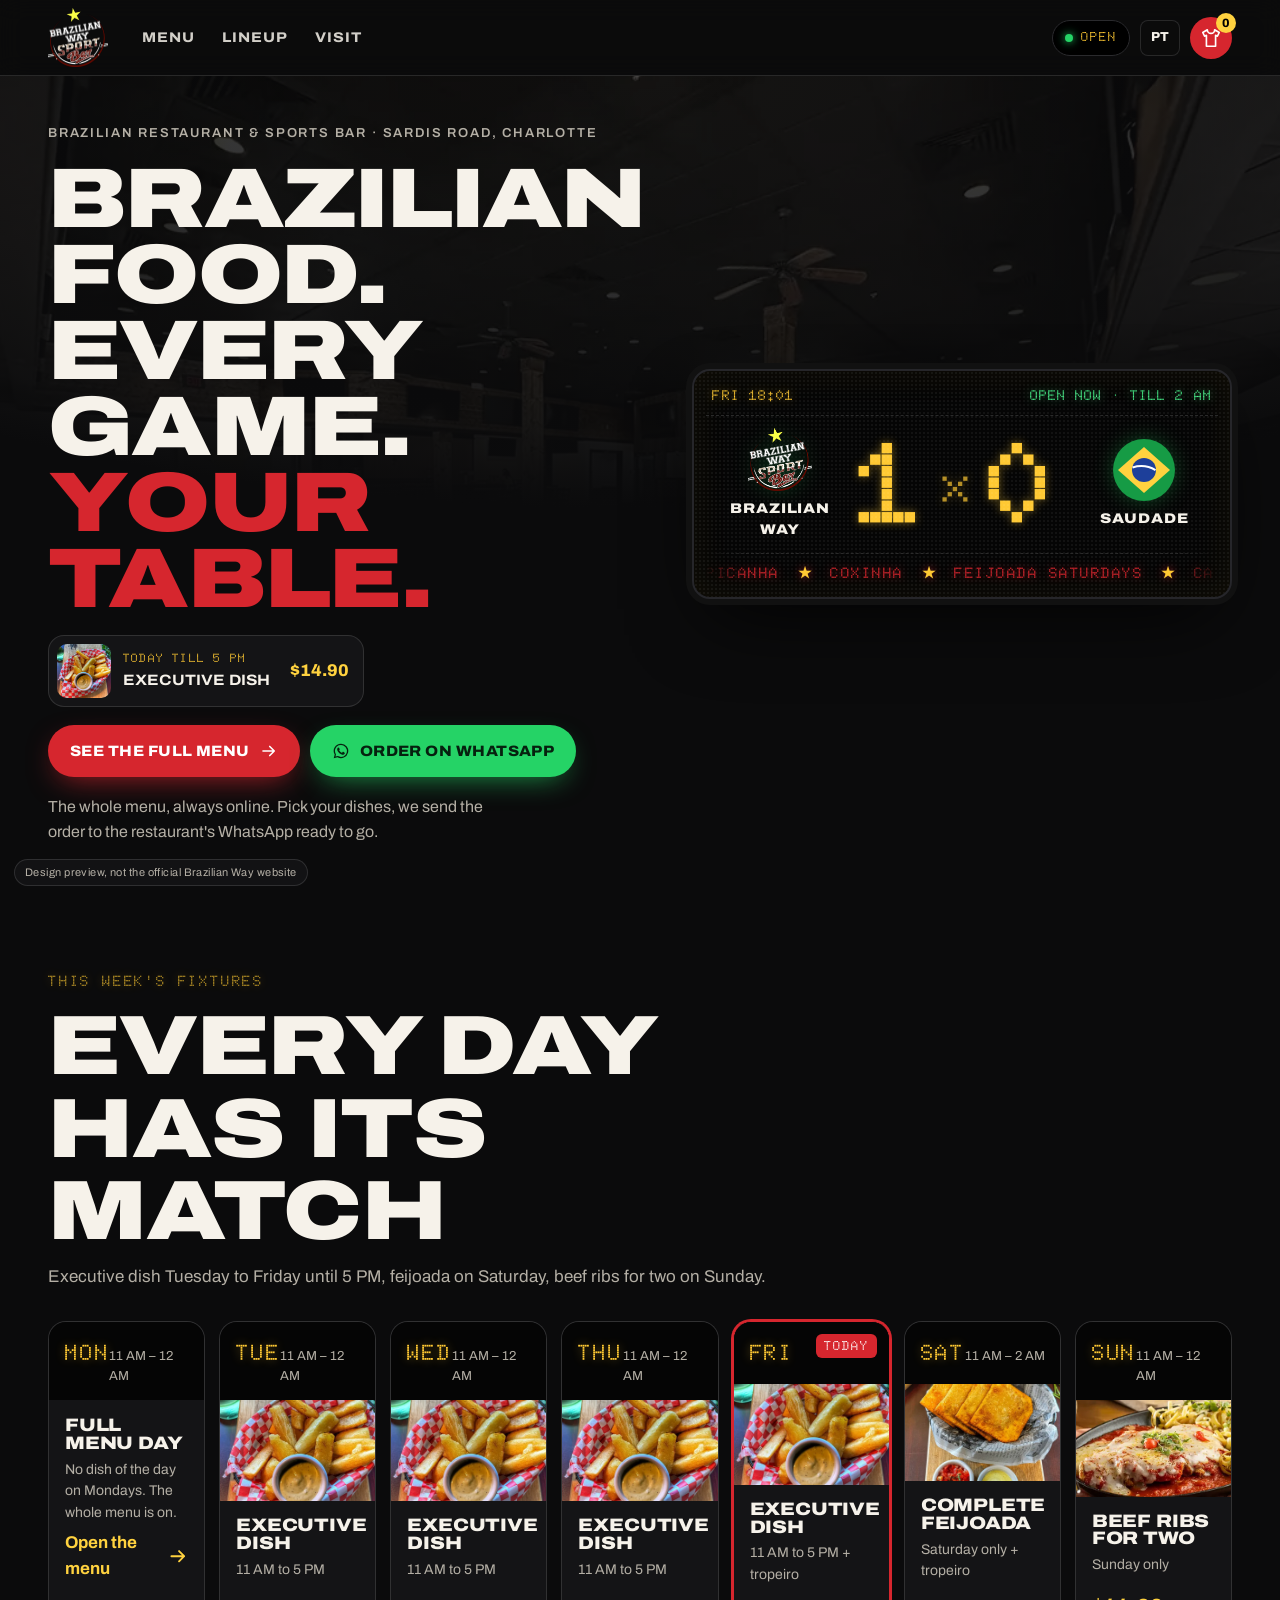
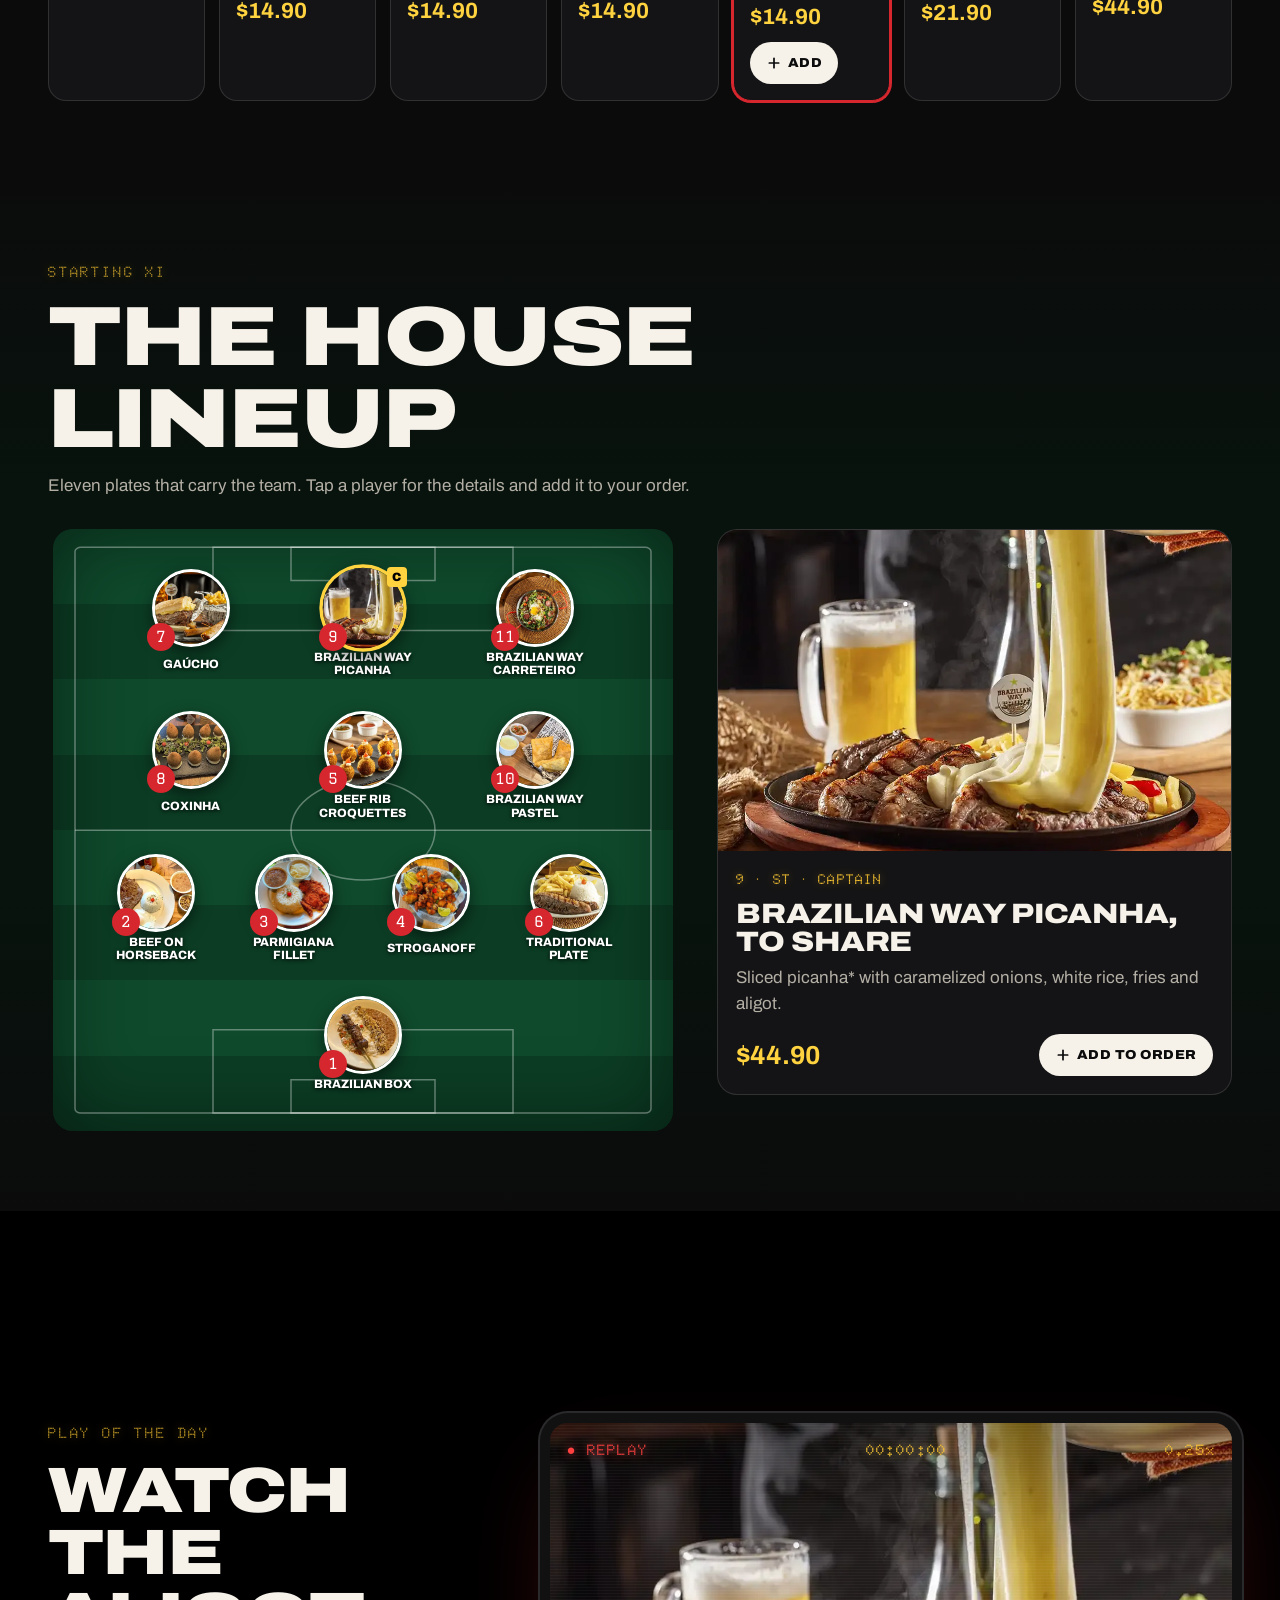
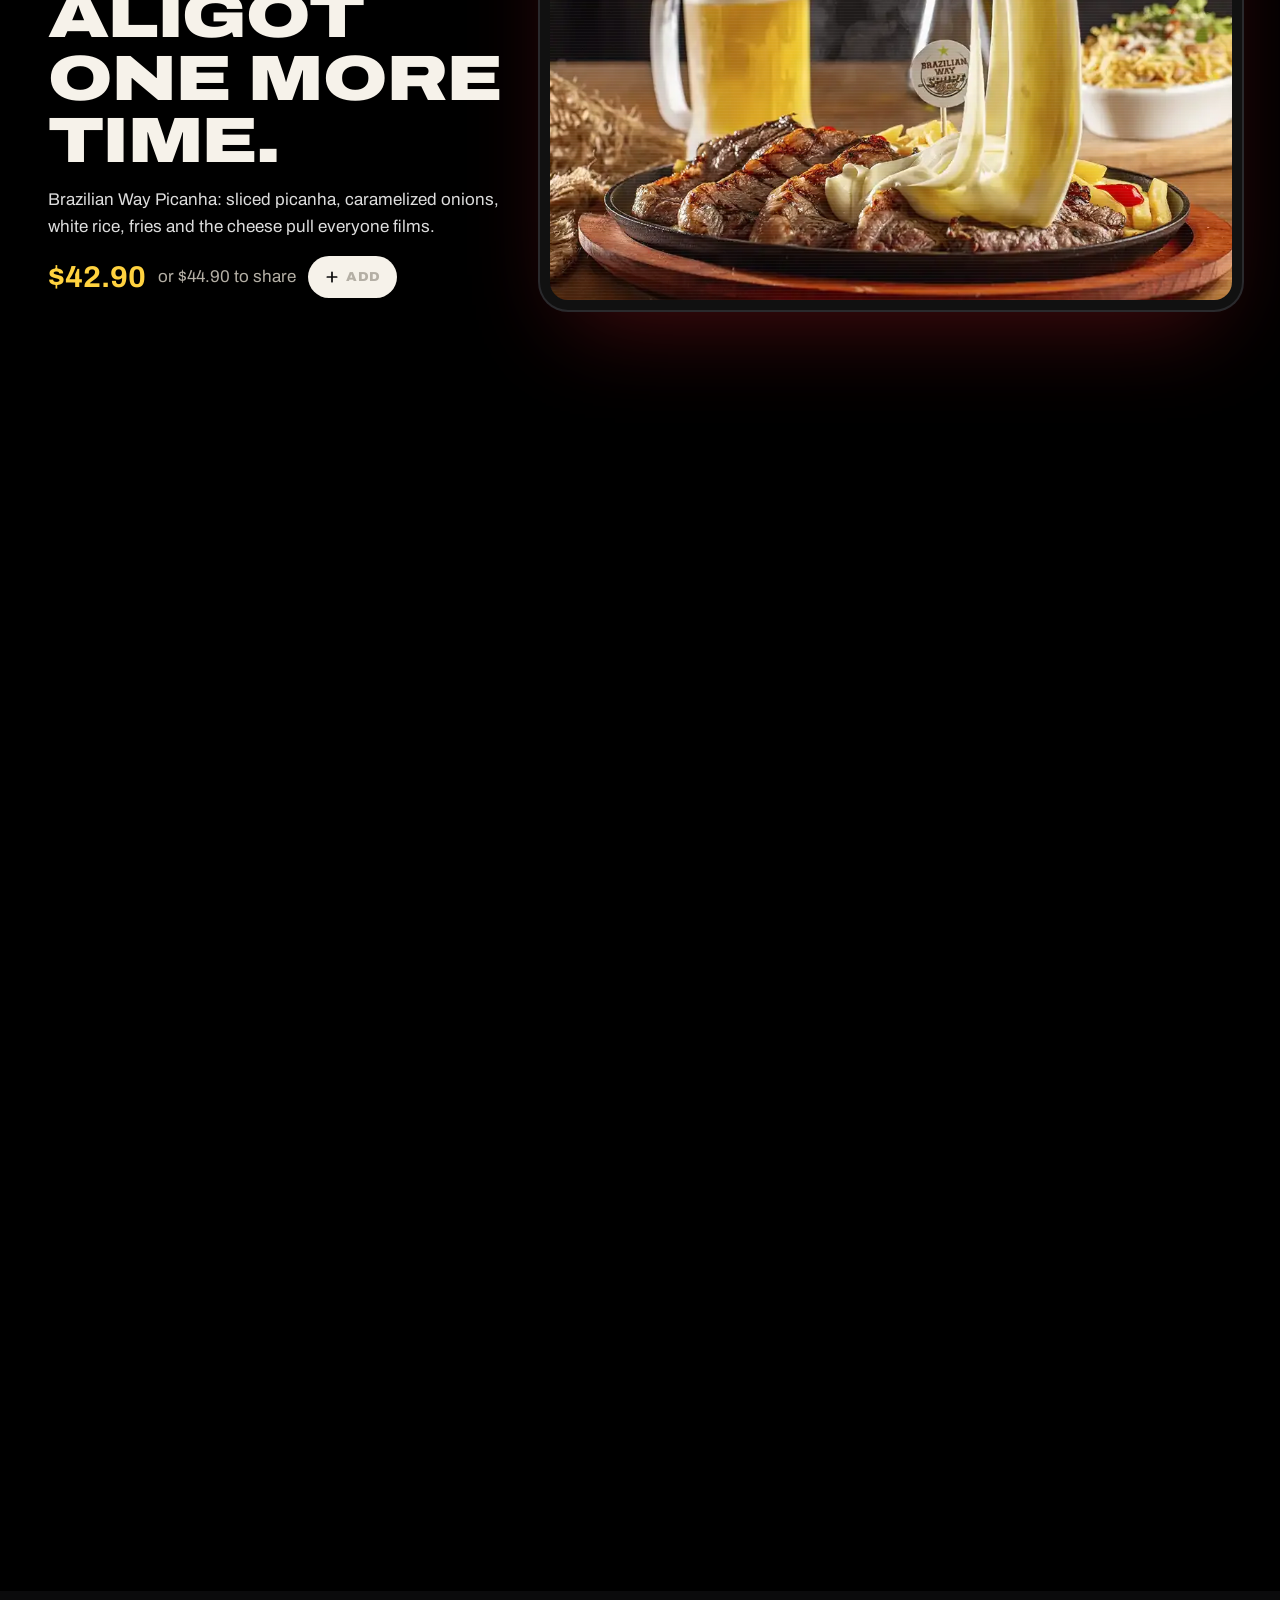
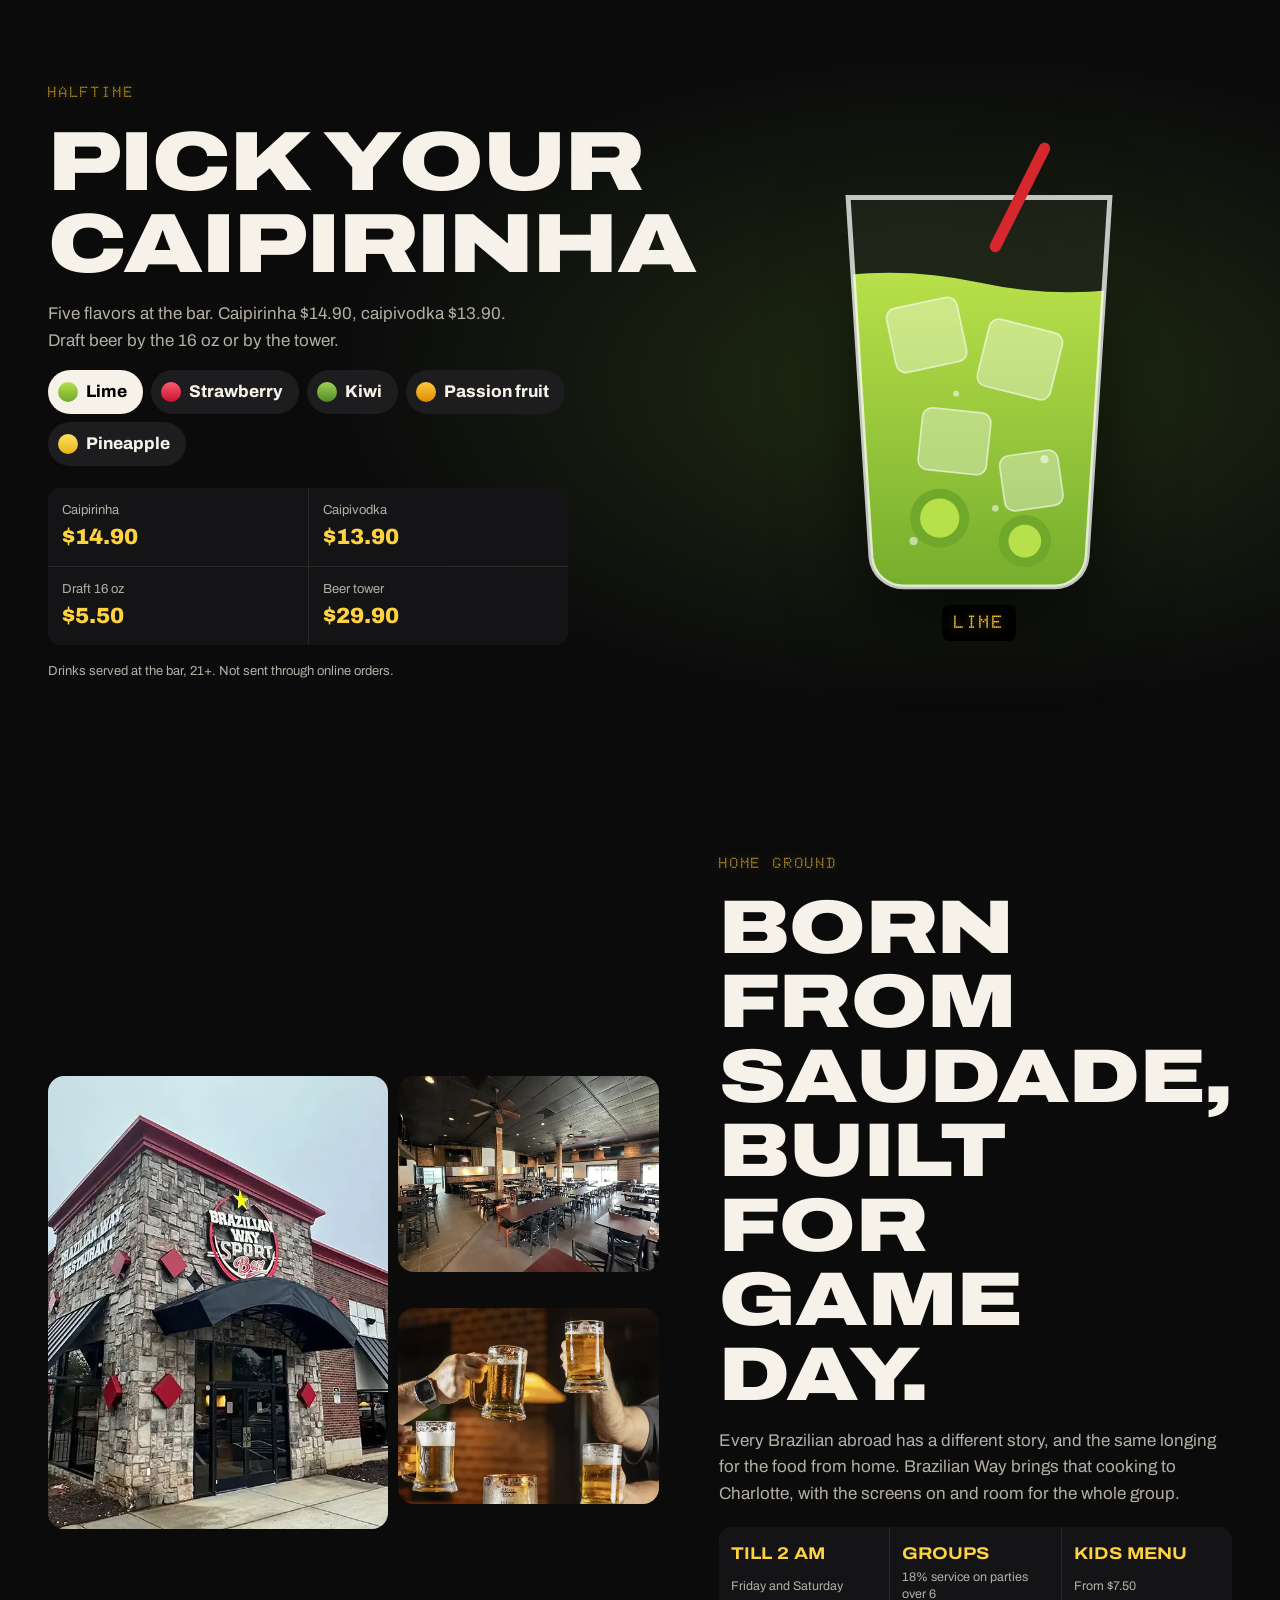
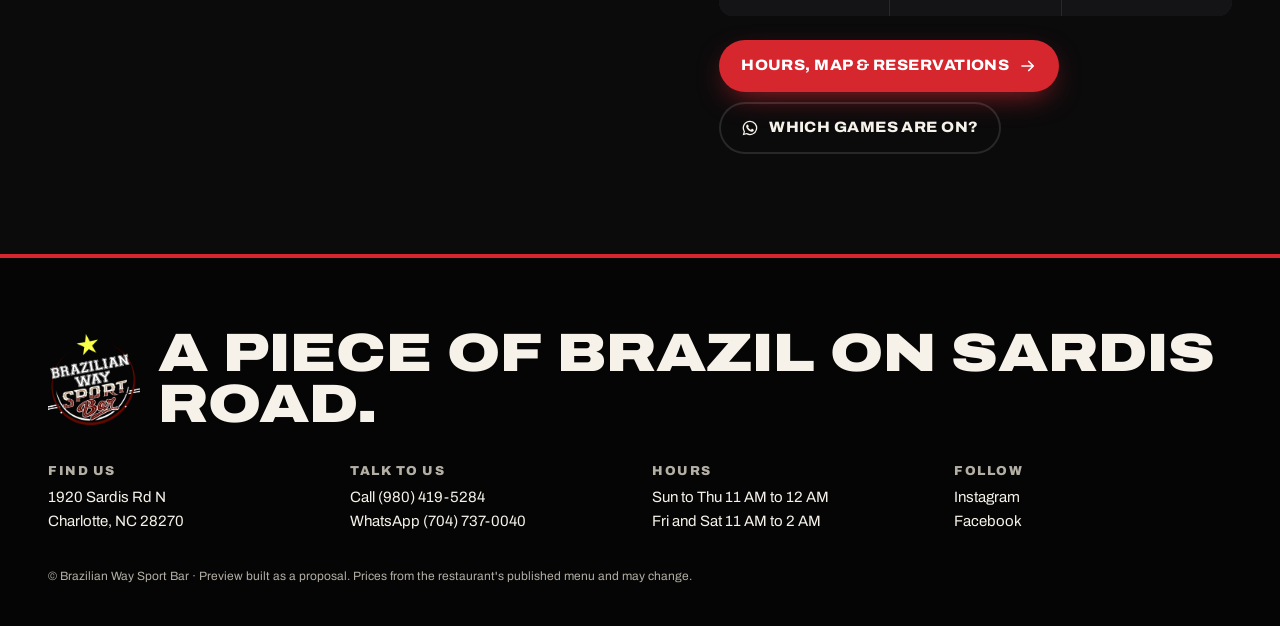
<file: index.html>
<!doctype html>
<html lang="en">
<head>
<meta charset="utf-8">
<meta name="viewport" content="width=device-width, initial-scale=1, viewport-fit=cover">
<meta name="robots" content="noindex, nofollow">
<title>Brazilian Way | Brazilian restaurant &amp; sports bar in Charlotte</title>
<meta name="description" content="Picanha, coxinha, feijoada on Saturdays and every game on the screens. 1920 Sardis Rd N, Charlotte. Order on WhatsApp.">
<meta name="theme-color" content="#0b0b0c">
<link rel="alternate" hreflang="pt-BR" href="pt/index.html">
<link rel="icon" href="img/logo.png">
<link rel="preload" href="fonts/archivo.woff2" as="font" type="font/woff2" crossorigin>
<link rel="stylesheet" href="styles.css">
<script type="application/ld+json">{"@context":"https://schema.org","@type":["Restaurant","BarOrPub"],"name":"Brazilian Way Sport Bar","servesCuisine":["Brazilian"],"address":{"@type":"PostalAddress","streetAddress":"1920 Sardis Rd N","addressLocality":"Charlotte","addressRegion":"NC","postalCode":"28270","addressCountry":"US"},"telephone":"+1-980-419-5284","priceRange":"$$","sameAs":["https://www.instagram.com/brazilianwaycharlotte/","https://www.facebook.com/brazilianwaysportbar/"],"openingHoursSpecification":[{"@type":"OpeningHoursSpecification","dayOfWeek":["Sunday","Monday","Tuesday","Wednesday","Thursday"],"opens":"11:00","closes":"00:00"},{"@type":"OpeningHoursSpecification","dayOfWeek":["Friday","Saturday"],"opens":"11:00","closes":"02:00"}],"acceptsReservations":true,"hasMenu":"menu.html"}</script>
</head>
<body class="pg-home">

<a class="skip" href="#main">Skip to content</a>
<div class="preview-tag" role="note">Design preview, not the official Brazilian Way website</div>
<header class="hd" id="hd">
  <a class="hd-logo" href="index.html" aria-label="Brazilian Way, home"><img src="img/logo.webp" alt="" width="64" height="64"></a>
  <nav class="hd-nav" aria-label="Main">
    <a href="menu.html" >Menu</a>
    <a href="index.html#lineup">Lineup</a>
    <a href="visit.html" >Visit</a>
  </nav>
  <div class="hd-right">
    <a class="led-pill" href="visit.html#hours" data-status><i class="dot"></i><span data-status-short>Hours</span></a>
    <a class="lang" href="pt/index.html" hreflang="pt-BR" lang="pt-BR" aria-label="Ver em português">PT</a>
    <button class="sheet-btn" type="button" data-open-sheet aria-label="Your order"><svg viewBox="0 0 24 24" aria-hidden="true"><path d="M8 3 3 6l2 4 2-1v12h10V9l2 1 2-4-5-3a4 4 0 0 1-8 0Z" fill="none" stroke="currentColor" stroke-width="1.8" stroke-linejoin="round"/></svg><span class="sheet-count" data-count>0</span></button>
    <button class="burger" type="button" aria-expanded="false" aria-controls="mnav" aria-label="Open menu"><i></i><i></i></button>
  </div>
</header>
<div class="mnav" id="mnav" hidden>
  <nav aria-label="Mobile">
    <a href="index.html">Home</a>
    <a href="menu.html">Menu</a>
    <a href="index.html#lineup">The lineup</a>
    <a href="visit.html">Visit & hours</a>
  </nav>
  <div class="mnav-ctas">
    <a class="btn btn-wa" href="https://wa.me/17047370040?text=Hi%20Brazilian%20Way!%20I%20found%20you%20on%20your%20website." target="_blank" rel="noopener"><svg viewBox="0 0 24 24" aria-hidden="true"><path fill="currentColor" d="M12 2.2A9.7 9.7 0 0 0 3.6 16.8L2.3 21.7l5-1.3A9.7 9.7 0 1 0 12 2.2Zm0 17.7a8 8 0 0 1-4.1-1.1l-.3-.2-3 .8.8-2.9-.2-.3A8 8 0 1 1 12 19.9Zm4.4-6c-.2-.1-1.4-.7-1.7-.8-.2-.1-.4-.1-.5.1l-.8 1c-.1.2-.3.2-.5.1a6.6 6.6 0 0 1-3.3-2.9c-.2-.4.2-.4.7-1.3.1-.2 0-.3 0-.4l-.8-1.8c-.2-.5-.4-.4-.5-.4h-.5a.9.9 0 0 0-.7.3 2.8 2.8 0 0 0-.9 2.1 4.9 4.9 0 0 0 1 2.6 11.2 11.2 0 0 0 4.3 3.8c1.6.7 2.2.7 3 .6a2.6 2.6 0 0 0 1.7-1.2 2.1 2.1 0 0 0 .2-1.2c-.1-.1-.3-.2-.5-.3Z"/></svg>WhatsApp</a>
    <a class="btn btn-ghost" href="tel:+19804195284"><svg viewBox="0 0 24 24" aria-hidden="true"><path d="M6.6 3.5 9 3l2 4.6-2 1.6a13 13 0 0 0 5.8 5.8l1.6-2 4.6 2-.5 2.4c-.2 1-1 1.7-2 1.6C10.7 18.7 5.3 13.3 5 5.5c-.1-1 .6-1.8 1.6-2Z" fill="none" stroke="currentColor" stroke-width="1.9" stroke-linejoin="round"/></svg>(980) 419-5284</a>
  </div>
</div>

<main id="main">
  <section class="hero" aria-labelledby="hero-title">
    <div class="hero-bg" aria-hidden="true"><img src="img/salao.webp" alt="" loading="lazy" decoding="async" fetchpriority="high" loading="eager"></div>
    <div class="board" aria-label="Scoreboard">
      <div class="board-top">
        <span class="led" data-clock>--:--</span>
        <span class="led board-status" data-status-long>CHARLOTTE, NC</span>
      </div>
      <div class="score">
        <div class="team"><img src="img/logo.webp" alt="" width="84" height="84"><span>BRAZILIAN WAY</span></div>
        <div class="digits led" aria-label="1 x 0"><b data-score-home>0</b><i>×</i><b>0</b></div>
        <div class="team team-away"><span class="away-flag" aria-hidden="true"><svg viewBox="0 0 64 64"><circle cx="32" cy="32" r="31" fill="#169b45"/><path d="M32 9 58 32 32 55 6 32Z" fill="#ffd23f"/><circle cx="32" cy="32" r="12" fill="#1d3f9a"/><path d="M20.5 29.5c7-2.2 16-1.6 23 2.6" stroke="#fff" stroke-width="2" fill="none"/></svg></span><span>SAUDADE</span></div>
      </div>
      <div class="ticker" aria-hidden="true"><div class="ticker-track"><span>PICANHA</span><i>★</i><span>COXINHA</span><i>★</i><span>FEIJOADA SATURDAYS</span><i>★</i><span>CAIPIRINHA</span><i>★</i><span>BEEF RIB CROQUETTES</span><i>★</i><span>GUARANÁ</span><i>★</i><span>EVERY GAME ON</span><i>★</i><span>PASTEL</span><i>★</i><span>OPEN TILL 2 AM FRI &amp; SAT</span><i>★</i><span>PICANHA</span><i>★</i><span>COXINHA</span><i>★</i><span>FEIJOADA SATURDAYS</span><i>★</i><span>CAIPIRINHA</span><i>★</i><span>BEEF RIB CROQUETTES</span><i>★</i><span>GUARANÁ</span><i>★</i><span>EVERY GAME ON</span><i>★</i><span>PASTEL</span><i>★</i><span>OPEN TILL 2 AM FRI &amp; SAT</span><i>★</i></div></div>
    </div>
    <div class="hero-copy">
      <p class="kicker">Brazilian restaurant & sports bar · Sardis Road, Charlotte</p>
      <h1 id="hero-title">Brazilian food.<br>Every game.<br><em>Your table.</em></h1>
      <div class="today-chip" data-today-chip hidden></div>
      <div class="hero-ctas">
        <a class="btn btn-red" href="menu.html">See the full menu<svg viewBox="0 0 24 24" aria-hidden="true"><path d="M4 12h15M13 6l6 6-6 6" fill="none" stroke="currentColor" stroke-width="2.2" stroke-linecap="round" stroke-linejoin="round"/></svg></a>
        <a class="btn btn-wa" href="menu.html#order"><svg viewBox="0 0 24 24" aria-hidden="true"><path fill="currentColor" d="M12 2.2A9.7 9.7 0 0 0 3.6 16.8L2.3 21.7l5-1.3A9.7 9.7 0 1 0 12 2.2Zm0 17.7a8 8 0 0 1-4.1-1.1l-.3-.2-3 .8.8-2.9-.2-.3A8 8 0 1 1 12 19.9Zm4.4-6c-.2-.1-1.4-.7-1.7-.8-.2-.1-.4-.1-.5.1l-.8 1c-.1.2-.3.2-.5.1a6.6 6.6 0 0 1-3.3-2.9c-.2-.4.2-.4.7-1.3.1-.2 0-.3 0-.4l-.8-1.8c-.2-.5-.4-.4-.5-.4h-.5a.9.9 0 0 0-.7.3 2.8 2.8 0 0 0-.9 2.1 4.9 4.9 0 0 0 1 2.6 11.2 11.2 0 0 0 4.3 3.8c1.6.7 2.2.7 3 .6a2.6 2.6 0 0 0 1.7-1.2 2.1 2.1 0 0 0 .2-1.2c-.1-.1-.3-.2-.5-.3Z"/></svg>Order on WhatsApp</a>
      </div>
      <p class="hero-sub">The whole menu, always online. Pick your dishes, we send the order to the restaurant's WhatsApp ready to go.</p>
    </div>
  </section>

  <section class="week" aria-labelledby="week-title">
    <header class="sec-hd">
      <p class="kicker led">This week's fixtures</p>
      <h2 id="week-title">Every day has its match</h2>
      <p>Executive dish Tuesday to Friday until 5 PM, feijoada on Saturday, beef ribs for two on Sunday.</p>
    </header>
    <ol class="fixtures" data-fixtures><li class="fx" data-day="1">
        <div class="fx-day"><span class="led">MON</span><small>11 AM – 12 AM</small></div>
        <div class="fx-body fx-free"><h3>Full menu day</h3><p>No dish of the day on Mondays. The whole menu is on.</p><a class="link" href="menu.html">Open the menu<svg viewBox="0 0 24 24" aria-hidden="true"><path d="M4 12h15M13 6l6 6-6 6" fill="none" stroke="currentColor" stroke-width="2.2" stroke-linecap="round" stroke-linejoin="round"/></svg></a></div>
        <span class="fx-today led">TODAY</span>
      </li><li class="fx" data-day="2">
        <div class="fx-day"><span class="led">TUE</span><small>11 AM – 12 AM</small></div>
        <div class="fx-img"><img src="img/milanesa-s.webp" alt="Executive dish" loading="lazy" decoding="async" ></div>
        <div class="fx-body"><h3>Executive dish</h3><p>11 AM to 5 PM</p><div class="fx-foot"><b>$14.90</b><button type="button" class="add" data-add="executivo" aria-label="Add Executive dish"><svg viewBox="0 0 24 24" aria-hidden="true"><path d="M12 5v14M5 12h14" stroke="currentColor" stroke-width="2.6" stroke-linecap="round"/></svg><span>Add</span></button></div></div>
        <span class="fx-today led">TODAY</span>
      </li><li class="fx" data-day="3">
        <div class="fx-day"><span class="led">WED</span><small>11 AM – 12 AM</small></div>
        <div class="fx-img"><img src="img/milanesa-s.webp" alt="Executive dish" loading="lazy" decoding="async" ></div>
        <div class="fx-body"><h3>Executive dish</h3><p>11 AM to 5 PM</p><div class="fx-foot"><b>$14.90</b><button type="button" class="add" data-add="executivo" aria-label="Add Executive dish"><svg viewBox="0 0 24 24" aria-hidden="true"><path d="M12 5v14M5 12h14" stroke="currentColor" stroke-width="2.6" stroke-linecap="round"/></svg><span>Add</span></button></div></div>
        <span class="fx-today led">TODAY</span>
      </li><li class="fx" data-day="4">
        <div class="fx-day"><span class="led">THU</span><small>11 AM – 12 AM</small></div>
        <div class="fx-img"><img src="img/milanesa-s.webp" alt="Executive dish" loading="lazy" decoding="async" ></div>
        <div class="fx-body"><h3>Executive dish</h3><p>11 AM to 5 PM</p><div class="fx-foot"><b>$14.90</b><button type="button" class="add" data-add="executivo" aria-label="Add Executive dish"><svg viewBox="0 0 24 24" aria-hidden="true"><path d="M12 5v14M5 12h14" stroke="currentColor" stroke-width="2.6" stroke-linecap="round"/></svg><span>Add</span></button></div></div>
        <span class="fx-today led">TODAY</span>
      </li><li class="fx" data-day="5">
        <div class="fx-day"><span class="led">FRI</span><small>11 AM – 2 AM</small></div>
        <div class="fx-img"><img src="img/milanesa-s.webp" alt="Executive dish" loading="lazy" decoding="async" ></div>
        <div class="fx-body"><h3>Executive dish</h3><p>11 AM to 5 PM + tropeiro</p><div class="fx-foot"><b>$14.90</b><button type="button" class="add" data-add="executivo" aria-label="Add Executive dish"><svg viewBox="0 0 24 24" aria-hidden="true"><path d="M12 5v14M5 12h14" stroke="currentColor" stroke-width="2.6" stroke-linecap="round"/></svg><span>Add</span></button></div></div>
        <span class="fx-today led">TODAY</span>
      </li><li class="fx" data-day="6">
        <div class="fx-day"><span class="led">SAT</span><small>11 AM – 2 AM</small></div>
        <div class="fx-img"><img src="img/carreteiro-2-s.webp" alt="Complete feijoada" loading="lazy" decoding="async" ></div>
        <div class="fx-body"><h3>Complete feijoada</h3><p>Saturday only + tropeiro</p><div class="fx-foot"><b>$21.90</b><button type="button" class="add" data-add="feijoada" aria-label="Add Complete feijoada"><svg viewBox="0 0 24 24" aria-hidden="true"><path d="M12 5v14M5 12h14" stroke="currentColor" stroke-width="2.6" stroke-linecap="round"/></svg><span>Add</span></button></div></div>
        <span class="fx-today led">TODAY</span>
      </li><li class="fx" data-day="0">
        <div class="fx-day"><span class="led">SUN</span><small>11 AM – 12 AM</small></div>
        <div class="fx-img"><img src="img/banner-parm-s.webp" alt="Beef ribs for two" loading="lazy" decoding="async" ></div>
        <div class="fx-body"><h3>Beef ribs for two</h3><p>Sunday only</p><div class="fx-foot"><b>$44.90</b><button type="button" class="add" data-add="costela" aria-label="Add Beef ribs for two"><svg viewBox="0 0 24 24" aria-hidden="true"><path d="M12 5v14M5 12h14" stroke="currentColor" stroke-width="2.6" stroke-linecap="round"/></svg><span>Add</span></button></div></div>
        <span class="fx-today led">TODAY</span>
      </li></ol>
  </section>

  <section class="lineup" id="lineup" aria-labelledby="lineup-title">
    <header class="sec-hd">
      <p class="kicker led">Starting XI</p>
      <h2 id="lineup-title">The house lineup</h2>
      <p>Eleven plates that carry the team. Tap a player for the details and add it to your order.</p>
    </header>
    <div class="ln-wrap">
      <div class="pitch">
        <svg class="pitch-lines" viewBox="0 0 100 140" preserveAspectRatio="none" aria-hidden="true"><rect x="2" y="2" width="96" height="136" rx="1"/><line x1="2" y1="70" x2="98" y2="70"/><circle cx="50" cy="70" r="12"/><rect x="25" y="2" width="50" height="20"/><rect x="38" y="2" width="24" height="8"/><rect x="25" y="118" width="50" height="20"/><rect x="38" y="130" width="24" height="8"/></svg>
        <div class="ln-row"><button type="button" class="player" data-player="gaucho" aria-label="7, Gaúcho, smoked beef rib sandwich">
        <span class="pl-photo"><img src="img/gaucho-s.webp" alt="" loading="lazy" decoding="async" ></span>
        <span class="pl-no">7</span>
        <span class="pl-name">Gaúcho</span>
      </button><button type="button" class="player" data-player="picanha-bw" aria-label="9, Brazilian Way picanha, to share">
        <span class="pl-photo"><img src="img/picanha-bw-s.webp" alt="" loading="lazy" decoding="async" ></span>
        <span class="pl-no">9</span><span class="pl-c" aria-hidden="true">C</span>
        <span class="pl-name">Brazilian Way picanha</span>
      </button><button type="button" class="player" data-player="carreteiro" aria-label="11, Brazilian Way carreteiro">
        <span class="pl-photo"><img src="img/carreteiro-s.webp" alt="" loading="lazy" decoding="async" ></span>
        <span class="pl-no">11</span>
        <span class="pl-name">Brazilian Way carreteiro</span>
      </button></div><div class="ln-row"><button type="button" class="player" data-player="coxinha" aria-label="8, Coxinha, chicken croquettes (10)">
        <span class="pl-photo"><img src="img/coxinha-s.webp" alt="" loading="lazy" decoding="async" ></span>
        <span class="pl-no">8</span>
        <span class="pl-name">Coxinha</span>
      </button><button type="button" class="player" data-player="bolinho" aria-label="5, Beef rib croquettes (8)">
        <span class="pl-photo"><img src="img/bolinho-costela-s.webp" alt="" loading="lazy" decoding="async" ></span>
        <span class="pl-no">5</span>
        <span class="pl-name">Beef rib croquettes</span>
      </button><button type="button" class="player" data-player="pastel" aria-label="10, Brazilian Way pastel (4)">
        <span class="pl-photo"><img src="img/pasteis-s.webp" alt="" loading="lazy" decoding="async" ></span>
        <span class="pl-no">10</span>
        <span class="pl-name">Brazilian Way pastel</span>
      </button></div><div class="ln-row"><button type="button" class="player" data-player="cavalo" aria-label="2, Beef on horseback">
        <span class="pl-photo"><img src="img/bife-cavalo-s.webp" alt="" loading="lazy" decoding="async" ></span>
        <span class="pl-no">2</span>
        <span class="pl-name">Beef on horseback</span>
      </button><button type="button" class="player" data-player="parmegiana" aria-label="3, Parmigiana fillet">
        <span class="pl-photo"><img src="img/parmegiana-s.webp" alt="" loading="lazy" decoding="async" ></span>
        <span class="pl-no">3</span>
        <span class="pl-name">Parmigiana fillet</span>
      </button><button type="button" class="player" data-player="strogonoff" aria-label="4, Stroganoff">
        <span class="pl-photo"><img src="img/stroganoff-s.webp" alt="" loading="lazy" decoding="async" ></span>
        <span class="pl-no">4</span>
        <span class="pl-name">Stroganoff</span>
      </button><button type="button" class="player" data-player="tradicional" aria-label="6, Traditional plate">
        <span class="pl-photo"><img src="img/picanha-trad-s.webp" alt="" loading="lazy" decoding="async" ></span>
        <span class="pl-no">6</span>
        <span class="pl-name">Traditional plate</span>
      </button></div><div class="ln-row"><button type="button" class="player" data-player="box" aria-label="1, Brazilian Box">
        <span class="pl-photo"><img src="img/box-s.webp" alt="" loading="lazy" decoding="async" ></span>
        <span class="pl-no">1</span>
        <span class="pl-name">Brazilian Box</span>
      </button></div>
      </div>
      <aside class="scout" data-scout aria-live="polite">
        <div class="scout-img"><img src="img/picanha-bw.webp" alt="Brazilian Way picanha, to share" loading="lazy" decoding="async" data-scout-img></div>
        <div class="scout-body">
          <p class="scout-pos led" data-scout-pos>9 · ST · CAPTAIN</p>
          <h3 data-scout-name>Brazilian Way picanha, to share</h3>
          <p data-scout-desc>Sliced picanha* with caramelized onions, white rice, fries and aligot.</p>
          <div class="scout-foot"><b data-scout-price>$44.90</b><button type="button" class="add" data-add="picanha-bw" data-scout-add><svg viewBox="0 0 24 24" aria-hidden="true"><path d="M12 5v14M5 12h14" stroke="currentColor" stroke-width="2.6" stroke-linecap="round"/></svg><span>Add to order</span></button></div>
        </div>
      </aside>
    </div>
    <script type="application/json" id="lineup-data">{"box":{"n":1,"name":"Brazilian Box","d":"Skewer of your choice with rice, beans, farofa and vinaigrette.","price":"$14.90","img":"box","pos":"GK"},"cavalo":{"n":2,"name":"Beef on horseback","d":"Rice, beans, farofa and a fried egg*.","price":"$15.90","img":"bife-cavalo","pos":"RB"},"parmegiana":{"n":3,"name":"Parmigiana fillet","d":"Beef* or chicken, rice or pasta plus 2 sides.","price":"$24.90","img":"parmegiana","pos":"CB"},"strogonoff":{"n":4,"name":"Stroganoff","d":"Beef or chicken, with rice and shoestring potatoes.","price":"$14.90","img":"stroganoff","pos":"CB"},"tradicional":{"n":6,"name":"Traditional plate","d":"Rice or pasta plus 2 sides (tropeiro beans not included).","price":"$17.90+","img":"picanha-trad","pos":"LB"},"coxinha":{"n":8,"name":"Coxinha, chicken croquettes (10)","d":"Served with catupiry and homemade sauces.","price":"$11.90+","img":"coxinha","pos":"CM"},"bolinho":{"n":5,"name":"Beef rib croquettes (8)","d":"Beef rib bites stuffed with cheese, with homemade sauces.","price":"$13.90+","img":"bolinho-costela","pos":"CM"},"pastel":{"n":10,"name":"Brazilian Way pastel (4)","d":"Beef, cheese or chicken with catupiry, with homemade sauce and pico de gallo.","price":"$12.90","img":"pasteis","pos":"CM"},"gaucho":{"n":7,"name":"Gaúcho, smoked beef rib sandwich","d":"Baguette, special mayo, tomato, pickled red onion, beef rib and melted coalho cheese.","price":"$19.90","img":"gaucho","pos":"RW"},"picanha-bw":{"n":9,"name":"Brazilian Way picanha, to share","d":"Sliced picanha* with caramelized onions, white rice, fries and aligot.","price":"$44.90","img":"picanha-bw","pos":"ST"},"carreteiro":{"n":11,"name":"Brazilian Way carreteiro","d":"Seasoned rice with Brazilian sausage, homemade meats and a fried egg*.","price":"$24.90","img":"carreteiro","pos":"LW"}}</script>
  </section>

  <section class="replay" aria-labelledby="replay-title">
    <div class="replay-stage">
      <div class="replay-frame"><img src="img/picanha-bw.webp" alt="Aligot being poured over sliced picanha at Brazilian Way" loading="lazy" decoding="async" data-replay-img>
      <div class="replay-hud" aria-hidden="true">
        <span class="led rec">● REPLAY</span>
        <span class="led" data-timecode>00:00:00</span>
        <span class="led speed">0.25×</span>
      </div>
      </div>

      <div class="replay-copy">
        <p class="kicker led">Play of the day</p>
        <h2 id="replay-title">Watch the aligot<br>one more time.</h2>
        <p>Brazilian Way Picanha: sliced picanha, caramelized onions, white rice, fries and the cheese pull everyone films.</p>
        <div class="replay-foot"><b>$42.90</b><span>or $44.90 to share</span><button type="button" class="add" data-add="picanha-bw-solo" aria-label="Add Brazilian Way picanha"><svg viewBox="0 0 24 24" aria-hidden="true"><path d="M12 5v14M5 12h14" stroke="currentColor" stroke-width="2.6" stroke-linecap="round"/></svg><span>Add</span></button></div>
      </div>
    </div>
  </section>

  <section class="halftime" aria-labelledby="ht-title">
    <div class="ht-copy">
      <p class="kicker led">Halftime</p>
      <h2 id="ht-title">Pick your caipirinha</h2>
      <p>Five flavors at the bar. Caipirinha $14.90, caipivodka $13.90. Draft beer by the 16 oz or by the tower.</p>
      <div class="flavors" role="radiogroup" aria-label="Flavor">
        <button type="button" role="radio" aria-checked="true" data-flavor="lime" style="--a:#b8e04a;--b:#6fa82a"><i></i>Lime</button><button type="button" role="radio" aria-checked="false" data-flavor="strawberry" style="--a:#ff5a6e;--b:#c4142f"><i></i>Strawberry</button><button type="button" role="radio" aria-checked="false" data-flavor="kiwi" style="--a:#9fd356;--b:#4f8a24"><i></i>Kiwi</button><button type="button" role="radio" aria-checked="false" data-flavor="passion" style="--a:#ffc93c;--b:#e08a00"><i></i>Passion fruit</button><button type="button" role="radio" aria-checked="false" data-flavor="pineapple" style="--a:#ffe066;--b:#e7b416"><i></i>Pineapple</button>
      </div>
      <dl class="ht-prices">
        <div><dt>Caipirinha</dt><dd>$14.90</dd></div><div><dt>Caipivodka</dt><dd>$13.90</dd></div>
        <div><dt>Draft 16 oz</dt><dd>$5.50</dd></div><div><dt>Beer tower</dt><dd>$29.90</dd></div>
      </dl>
      <p class="fine">Drinks served at the bar, 21+. Not sent through online orders.</p>
    </div>
    <div class="glass-wrap" aria-hidden="true">
      <svg class="glass" viewBox="0 0 220 300">
        <defs>
          <linearGradient id="liq" x1="0" y1="0" x2="0" y2="1"><stop offset="0" stop-color="var(--fa)"/><stop offset="1" stop-color="var(--fb)"/></linearGradient>
          <clipPath id="cup"><path d="M30 40h160l-14 220a20 20 0 0 1-20 18H64a20 20 0 0 1-20-18Z"/></clipPath>
        </defs>
        <g clip-path="url(#cup)">
          <rect x="0" y="0" width="220" height="300" fill="rgba(255,255,255,.04)"/>
          <path class="liquid" d="M0 92 Q55 80 110 92 T220 92 V300 H0Z" fill="url(#liq)"/>
          <g class="ice" fill="rgba(255,255,255,.35)" stroke="rgba(255,255,255,.6)"><rect x="56" y="104" width="44" height="40" rx="6" transform="rotate(-12 78 124)"/><rect x="112" y="118" width="46" height="42" rx="6" transform="rotate(14 135 139)"/><rect x="74" y="170" width="42" height="38" rx="6" transform="rotate(6 95 189)"/><rect x="124" y="196" width="36" height="34" rx="6" transform="rotate(-8 142 213)"/></g>
          <g class="fruit"><circle cx="86" cy="236" r="18" fill="var(--fb)"/><circle cx="86" cy="236" r="12" fill="var(--fa)"/><circle cx="138" cy="250" r="16" fill="var(--fb)"/><circle cx="138" cy="250" r="10" fill="var(--fa)"/></g>
          <g class="bubbles" fill="rgba(255,255,255,.55)"><circle cx="70" cy="250" r="2.5"/><circle cx="120" cy="230" r="2"/><circle cx="150" cy="200" r="2.5"/><circle cx="96" cy="160" r="1.8"/></g>
        </g>
        <path d="M30 40h160l-14 220a20 20 0 0 1-20 18H64a20 20 0 0 1-20-18Z" fill="none" stroke="rgba(255,255,255,.75)" stroke-width="3"/>
        <path d="M150 10 120 70" stroke="#d6262e" stroke-width="7" stroke-linecap="round"/>
      </svg>
      <span class="glass-label led" data-flavor-label>LIME</span>
    </div>
  </section>

  <section class="place" aria-labelledby="place-title">
    <div class="place-imgs">
      <figure class="pi-a"><img src="img/facade.webp" alt="Brazilian Way building on Sardis Road North" loading="lazy" decoding="async" ></figure>
      <figure class="pi-b"><img src="img/salao-3.webp" alt="Dining room with TVs" loading="lazy" decoding="async" ></figure>
      <figure class="pi-c"><img src="img/drinks.webp" alt="Draft beers raised in a toast" loading="lazy" decoding="async" ></figure>
    </div>
    <div class="place-copy">
      <p class="kicker led">Home ground</p>
      <h2 id="place-title">Born from saudade,<br>built for game day.</h2>
      <p>Every Brazilian abroad has a different story, and the same longing for the food from home. Brazilian Way brings that cooking to Charlotte, with the screens on and room for the whole group.</p>
      <ul class="facts">
        <li><b>Till 2 AM</b><span>Friday and Saturday</span></li>
        <li><b>Groups</b><span>18% service on parties over 6</span></li>
        <li><b>Kids menu</b><span>From $7.50</span></li>
      </ul>
      <div class="hero-ctas">
        <a class="btn btn-red" href="visit.html">Hours, map & reservations<svg viewBox="0 0 24 24" aria-hidden="true"><path d="M4 12h15M13 6l6 6-6 6" fill="none" stroke="currentColor" stroke-width="2.2" stroke-linecap="round" stroke-linejoin="round"/></svg></a>
        <a class="btn btn-ghost" href="https://wa.me/17047370040?text=Hi!%20Which%20games%20are%20you%20showing%20this%20week%3F" target="_blank" rel="noopener"><svg viewBox="0 0 24 24" aria-hidden="true"><path fill="currentColor" d="M12 2.2A9.7 9.7 0 0 0 3.6 16.8L2.3 21.7l5-1.3A9.7 9.7 0 1 0 12 2.2Zm0 17.7a8 8 0 0 1-4.1-1.1l-.3-.2-3 .8.8-2.9-.2-.3A8 8 0 1 1 12 19.9Zm4.4-6c-.2-.1-1.4-.7-1.7-.8-.2-.1-.4-.1-.5.1l-.8 1c-.1.2-.3.2-.5.1a6.6 6.6 0 0 1-3.3-2.9c-.2-.4.2-.4.7-1.3.1-.2 0-.3 0-.4l-.8-1.8c-.2-.5-.4-.4-.5-.4h-.5a.9.9 0 0 0-.7.3 2.8 2.8 0 0 0-.9 2.1 4.9 4.9 0 0 0 1 2.6 11.2 11.2 0 0 0 4.3 3.8c1.6.7 2.2.7 3 .6a2.6 2.6 0 0 0 1.7-1.2 2.1 2.1 0 0 0 .2-1.2c-.1-.1-.3-.2-.5-.3Z"/></svg>Which games are on?</a>
      </div>
    </div>
  </section>
</main>

<footer class="ft">
  <div class="ft-top">
    <img src="img/logo.webp" alt="Brazilian Way Sport Bar" width="120" height="120" loading="lazy">
    <p class="ft-big">A piece of Brazil on Sardis Road.</p>
  </div>
  <div class="ft-grid">
    <div><h3>Find us</h3><p><a href="https://www.google.com/maps/search/?api=1&query=Brazilian+Way+1920+Sardis+Rd+N+Charlotte+NC+28270" target="_blank" rel="noopener">1920 Sardis Rd N<br>Charlotte, NC 28270</a></p></div>
    <div><h3>Talk to us</h3><p><a href="tel:+19804195284">Call (980) 419-5284</a><br><a href="https://wa.me/17047370040?text=Hi%20Brazilian%20Way!%20I%20found%20you%20on%20your%20website." target="_blank" rel="noopener">WhatsApp (704) 737-0040</a></p></div>
    <div><h3>Hours</h3><p>Sun to Thu 11 AM to 12 AM<br>Fri and Sat 11 AM to 2 AM</p></div>
    <div><h3>Follow</h3><p><a href="https://www.instagram.com/brazilianwaycharlotte/" target="_blank" rel="noopener">Instagram</a><br><a href="https://www.facebook.com/brazilianwaysportbar/" target="_blank" rel="noopener">Facebook</a></p></div>
  </div>
  <p class="ft-small">© Brazilian Way Sport Bar · Preview built as a proposal. Prices from the restaurant's published menu and may change.</p>
</footer>
<nav class="dock" aria-label="Quick actions">
  <a href="menu.html" class="dock-menu">Menu</a>
  <button type="button" class="dock-order" data-open-sheet><span>Order</span><b data-count>0</b></button>
  <a href="tel:+19804195284" class="dock-call" aria-label="Call (980) 419-5284"><svg viewBox="0 0 24 24" aria-hidden="true"><path d="M6.6 3.5 9 3l2 4.6-2 1.6a13 13 0 0 0 5.8 5.8l1.6-2 4.6 2-.5 2.4c-.2 1-1 1.7-2 1.6C10.7 18.7 5.3 13.3 5 5.5c-.1-1 .6-1.8 1.6-2Z" fill="none" stroke="currentColor" stroke-width="1.9" stroke-linejoin="round"/></svg></a>
</nav>

<div class="sheet" id="sheet" hidden aria-hidden="true">
  <div class="sheet-scrim" data-close-sheet></div>
  <section class="sheet-panel" role="dialog" aria-modal="true" aria-labelledby="sheet-title">
    <header class="sheet-hd">
      <div><p class="kicker led">Team sheet</p><h2 id="sheet-title">Your order</h2></div>
      <button type="button" class="icon-btn" data-close-sheet aria-label="Close"><svg viewBox="0 0 24 24" aria-hidden="true"><path d="M6 6l12 12M18 6 6 18" fill="none" stroke="currentColor" stroke-width="2.2" stroke-linecap="round"/></svg></button>
    </header>
    <ol class="sheet-list" data-lines></ol>
    <p class="sheet-empty" data-empty>No players on the sheet yet. Add dishes from the menu.</p>
    <form class="sheet-form" data-order-form novalidate>
      <fieldset class="seg">
        <legend class="sr">Pickup or delivery</legend>
        <label><input type="radio" name="mode" value="pickup" checked><span>Pickup</span></label>
        <label><input type="radio" name="mode" value="delivery"><span>Delivery</span></label>
      </fieldset>
      <label class="fld"><span>Name</span><input name="name" autocomplete="name" required></label>
      <label class="fld" data-addr hidden><span>Delivery address</span><input name="addr" autocomplete="street-address"></label>
      <label class="fld"><span>When</span><input name="when" placeholder="As soon as possible"></label>
      <label class="fld"><span>Notes</span><input name="notes" placeholder="Steak doneness, allergies..."></label>
      <div class="sheet-total"><span>Estimated total</span><b data-total>$0.00</b></div>
      <p class="sheet-note">Prices from the published menu. The restaurant confirms the final total, delivery fee and time on WhatsApp.</p>
      <button class="btn btn-wa btn-block" type="submit" data-send><svg viewBox="0 0 24 24" aria-hidden="true"><path fill="currentColor" d="M12 2.2A9.7 9.7 0 0 0 3.6 16.8L2.3 21.7l5-1.3A9.7 9.7 0 1 0 12 2.2Zm0 17.7a8 8 0 0 1-4.1-1.1l-.3-.2-3 .8.8-2.9-.2-.3A8 8 0 1 1 12 19.9Zm4.4-6c-.2-.1-1.4-.7-1.7-.8-.2-.1-.4-.1-.5.1l-.8 1c-.1.2-.3.2-.5.1a6.6 6.6 0 0 1-3.3-2.9c-.2-.4.2-.4.7-1.3.1-.2 0-.3 0-.4l-.8-1.8c-.2-.5-.4-.4-.5-.4h-.5a.9.9 0 0 0-.7.3 2.8 2.8 0 0 0-.9 2.1 4.9 4.9 0 0 0 1 2.6 11.2 11.2 0 0 0 4.3 3.8c1.6.7 2.2.7 3 .6a2.6 2.6 0 0 0 1.7-1.2 2.1 2.1 0 0 0 .2-1.2c-.1-.1-.3-.2-.5-.3Z"/></svg>Send order on WhatsApp</button>
      <p class="sheet-err" data-err role="alert" hidden></p>
      <div class="sheet-alt"><a href="tel:+19804195284">Prefer to call? (980) 419-5284</a><a href="https://order.online/store/BrazilianWayRestaurant-26121041" target="_blank" rel="noopener">DoorDash</a><a href="https://www.ubereats.com/store/brazilian-way-sport-bar/IDYXUD81RryQPupGxYz9AQ" target="_blank" rel="noopener">Uber Eats</a></div>
    </form>
  </section>
</div>
<div class="toast" data-toast role="status" aria-live="polite"></div>
<script>window.BW={"lang":"en","wa":"17047370040","hours":[{"o":11,"c":24},{"o":11,"c":24},{"o":11,"c":24},{"o":11,"c":24},{"o":11,"c":24},{"o":11,"c":26},{"o":11,"c":26}],"specials":{"0":{"item":"costela","en":"Beef ribs for two","pt":"Costela para dois","price":44.9,"img":"banner-parm","noteEn":"Sunday only","notePt":"Só aos domingos"},"2":{"item":"executivo","en":"Executive dish","pt":"Prato executivo","price":14.9,"img":"milanesa","noteEn":"11 AM to 5 PM","notePt":"11h às 17h"},"3":{"item":"executivo","en":"Executive dish","pt":"Prato executivo","price":14.9,"img":"milanesa","noteEn":"11 AM to 5 PM","notePt":"11h às 17h"},"4":{"item":"executivo","en":"Executive dish","pt":"Prato executivo","price":14.9,"img":"milanesa","noteEn":"11 AM to 5 PM","notePt":"11h às 17h"},"5":{"item":"executivo","en":"Executive dish","pt":"Prato executivo","price":14.9,"img":"milanesa","noteEn":"11 AM to 5 PM + tropeiro","notePt":"11h às 17h + tropeiro"},"6":{"item":"feijoada","en":"Complete feijoada","pt":"Feijoada completa","price":21.9,"img":"carreteiro-2","noteEn":"Saturday only + tropeiro","notePt":"Só aos sábados + tropeiro"}},"days":["Sunday","Monday","Tuesday","Wednesday","Thursday","Friday","Saturday"],"daysS":["SUN","MON","TUE","WED","THU","FRI","SAT"],"items":{"executivo":{"n":"Executive dish","p":14.9,"v":null,"o":["Meat","Side"],"oc":[["Picanha*","Pork loin","Chicken","Tilapia"],["French fries","Salad"]]},"feijoada":{"n":"Complete feijoada","p":21.9,"v":null,"o":[],"oc":[]},"costela":{"n":"Beef ribs for two","p":44.9,"v":null,"o":[],"oc":[]},"bolinho":{"n":"Beef rib croquettes (8)","v":[["Full",21.9],["Half",13.9]],"o":[],"oc":[]},"coxinha":{"n":"Coxinha, chicken croquettes (10)","v":[["Full",18.9],["Half",11.9]],"o":[],"oc":[]},"isca":{"n":"Fish sticks","p":19.9,"v":null,"o":[],"oc":[]},"torresmo":{"n":"Torresmo de rolo, fried pork belly roll","p":24.9,"v":null,"o":[],"oc":[]},"pastel":{"n":"Brazilian Way pastel (4)","p":12.9,"v":null,"o":["Filling"],"oc":[["Beef","Cheese","Chicken with catupiry"]]},"loaded":{"n":"Loaded fries","p":18.9,"v":null,"o":[],"oc":[]},"lula":{"n":"Fried calamari rings","p":21.9,"v":null,"o":[],"oc":[]},"mandioca":{"n":"Fried yucca","p":12.9,"v":null,"o":[],"oc":[]},"passarinho":{"n":"Chicken bites","p":19.9,"v":null,"o":[],"oc":[]},"bolinha":{"n":"Cheese balls","p":12.9,"v":null,"o":[],"oc":[]},"almondega":{"n":"Meatballs (10)","p":14.9,"v":null,"o":[],"oc":[]},"mountain":{"n":"Brazilian Way Mountain","p":22.9,"v":null,"o":[],"oc":[]},"mozz":{"n":"Mozzarella sticks","p":9.9,"v":null,"o":[],"oc":[]},"wings":{"n":"Chicken wings (12)","p":14.9,"v":null,"o":["Sauce"],"oc":[["Buffalo","Barbecue","Blue cheese","Ranch","Teriyaki","Honey mustard"]]},"dadinho":{"n":"Tapioca dice","p":12.99,"v":null,"o":[],"oc":[]},"camarao":{"n":"Breaded shrimp","p":15.9,"v":null,"o":[],"oc":[]},"espeto":{"n":"Brazilian skewer (1)","p":6.5,"v":null,"o":["Skewer"],"oc":[["Chicken","Beef*","Chicken hearts"]]},"espeto-bacon":{"n":"Chicken & bacon skewer (1)","p":7.5,"v":null,"o":[],"oc":[]},"espeto-linguica":{"n":"Sausage skewer (1)","p":7.5,"v":null,"o":[],"oc":[]},"espeto-carne":{"n":"Barbecue beef skewer (1)","p":6.5,"v":null,"o":[],"oc":[]},"house":{"n":"House salad","p":10.9,"v":null,"o":[],"oc":[]},"caesar":{"n":"Caesar salad","p":12.9,"v":null,"o":[],"oc":[]},"tradicional":{"n":"Traditional plate","v":[["Picanha*",22.9],["Chicken fillet",18.9],["Pork loin",17.9],["Tilapia",17.9]],"o":[],"oc":[]},"madeira":{"n":"Filet in madeira sauce","p":27.8,"v":null,"o":[],"oc":[]},"parmegiana":{"n":"Parmigiana fillet","p":24.9,"v":null,"o":["Option"],"oc":[["Beef","Chicken"]]},"carreteiro":{"n":"Brazilian Way carreteiro","p":24.9,"v":null,"o":[],"oc":[]},"strogonoff":{"n":"Stroganoff","p":14.9,"v":null,"o":["Option"],"oc":[["Beef","Chicken"]]},"milanesa":{"n":"Crispy milanesa","p":14.9,"v":null,"o":["Option"],"oc":[["Beef","Chicken"]]},"cavalo":{"n":"Beef on horseback","p":15.9,"v":null,"o":[],"oc":[]},"picanha-bw-solo":{"n":"Brazilian Way picanha","p":42.9,"v":null,"o":[],"oc":[]},"box":{"n":"Brazilian Box","p":14.9,"v":null,"o":["Skewer"],"oc":[["Chicken","Beef*","Chicken hearts","Chicken & bacon"]]},"massa":{"n":"Pasta","p":16.9,"v":null,"o":["Pasta","Sauce"],"oc":[["Fettuccine","Spaghetti"],["Alfredo","Marinara"]]},"picanha-moda":{"n":"Chef's picanha","p":29.9,"v":null,"o":["With"],"oc":[["Fries","Yucca"]]},"misto":{"n":"Mixed Brazilian barbecue","p":29.9,"v":null,"o":[],"oc":[]},"mare":{"n":"Flavor tide","p":34.9,"v":null,"o":[],"oc":[]},"picanha-bw":{"n":"Brazilian Way picanha, to share","p":44.9,"v":null,"o":[],"oc":[]},"caldo-frango":{"n":"Chicken soup","p":9.9,"v":null,"o":[],"oc":[]},"caldo-feijao":{"n":"Beans and bacon soup","p":9.9,"v":null,"o":[],"oc":[]},"caldo-costela":{"n":"Beef rib soup","p":11,"v":null,"o":[],"oc":[]},"side0":{"n":"White rice (side)","p":4,"v":null,"o":[],"oc":[]},"side1":{"n":"House salad (side)","p":4,"v":null,"o":[],"oc":[]},"side2":{"n":"Black beans (side)","p":4,"v":null,"o":[],"oc":[]},"side3":{"n":"Beans (side)","p":4,"v":null,"o":[],"oc":[]},"side4":{"n":"Fried banana (side)","p":2,"v":null,"o":[],"oc":[]},"side5":{"n":"Fried or boiled yuca (side)","p":4,"v":null,"o":[],"oc":[]},"side6":{"n":"French fries (side)","p":4,"v":null,"o":[],"oc":[]},"side7":{"n":"Mashed potatoes (side)","p":4,"v":null,"o":[],"oc":[]},"side8":{"n":"Vinaigrette (side)","p":2,"v":null,"o":[],"oc":[]},"side9":{"n":"Farofa (side)","p":2,"v":null,"o":[],"oc":[]},"side10":{"n":"Potato salad (side)","p":5,"v":null,"o":[],"oc":[]},"side11":{"n":"Green sauce (side)","p":2,"v":null,"o":[],"oc":[]},"side12":{"n":"Tropeiro beans (Fri, Sat, Sun) (side)","p":5,"v":null,"o":[],"oc":[]},"mineiro":{"n":"Mineiro","p":18.8,"v":null,"o":[],"oc":[]},"gaucho":{"n":"Gaúcho, smoked beef rib sandwich","p":19.9,"v":null,"o":[],"oc":[]},"paulista":{"n":"Paulista, picanha sandwich","p":19.9,"v":null,"o":[],"oc":[]},"carioca":{"n":"Carioca","p":24.8,"v":null,"o":[],"oc":[]},"classic":{"n":"Classic burger","p":11.9,"v":null,"o":[],"oc":[]},"build":{"n":"Build your burger","p":14.9,"v":null,"o":[],"oc":[]},"k-tender":{"n":"Chicken tender with fries","p":9.9,"v":null,"o":[],"oc":[]},"k-brasileirinho":{"n":"Brasileirinho","p":9.9,"v":null,"o":["Grill"],"oc":[["Steak*","Chicken"]]},"k-spaghetti":{"n":"Spaghetti kids","p":8.9,"v":null,"o":["Sauce"],"oc":[["Alfredo","Marinara"]]},"k-pizza":{"n":"Mini mozzarella pizza with smiley potatoes","p":7.5,"v":null,"o":[],"oc":[]},"pudim":{"n":"Brazilian flan","p":8.5,"v":null,"o":[],"oc":[]},"lava":{"n":"Chocolate lava cake","p":9.9,"v":null,"o":[],"oc":[]},"cheesecake":{"n":"Romeu e Julieta cheesecake","p":10.9,"v":null,"o":[],"oc":[]},"churros":{"n":"Churros","p":10.9,"v":null,"o":[],"oc":[]},"mousse":{"n":"Passion fruit mousse","p":7.5,"v":null,"o":[],"oc":[]},"acai":{"n":"Açaí","p":14.9,"v":null,"o":[],"oc":[]},"guarana":{"n":"Guaraná Antarctica","p":4.5,"v":null,"o":[],"oc":[]},"soda":{"n":"Fountain soda","p":3.9,"v":null,"o":[],"oc":[]},"coke-can":{"n":"Coca-Cola can","p":3.5,"v":null,"o":[],"oc":[]},"water":{"n":"Water bottle","p":2,"v":null,"o":[],"oc":[]},"pellegrino":{"n":"San Pellegrino","p":4.5,"v":null,"o":[],"oc":[]},"coco":{"n":"Coconut water","p":6.9,"v":null,"o":[],"oc":[]},"redbull":{"n":"Red Bull","p":8,"v":null,"o":[],"oc":[]},"suco":{"n":"Juice 16 oz","v":[["Orange",5],["Passion fruit",5],["Mango",5],["Pineapple",6.5],["Mint pineapple",7],["Kids juice",2.5]],"o":[],"oc":[]}}};</script>
<script src="vendor/gsap.min.js" defer></script>
<script src="vendor/ScrollTrigger.min.js" defer></script>
<script src="app.js" defer></script>
</body>
</html>
</file>
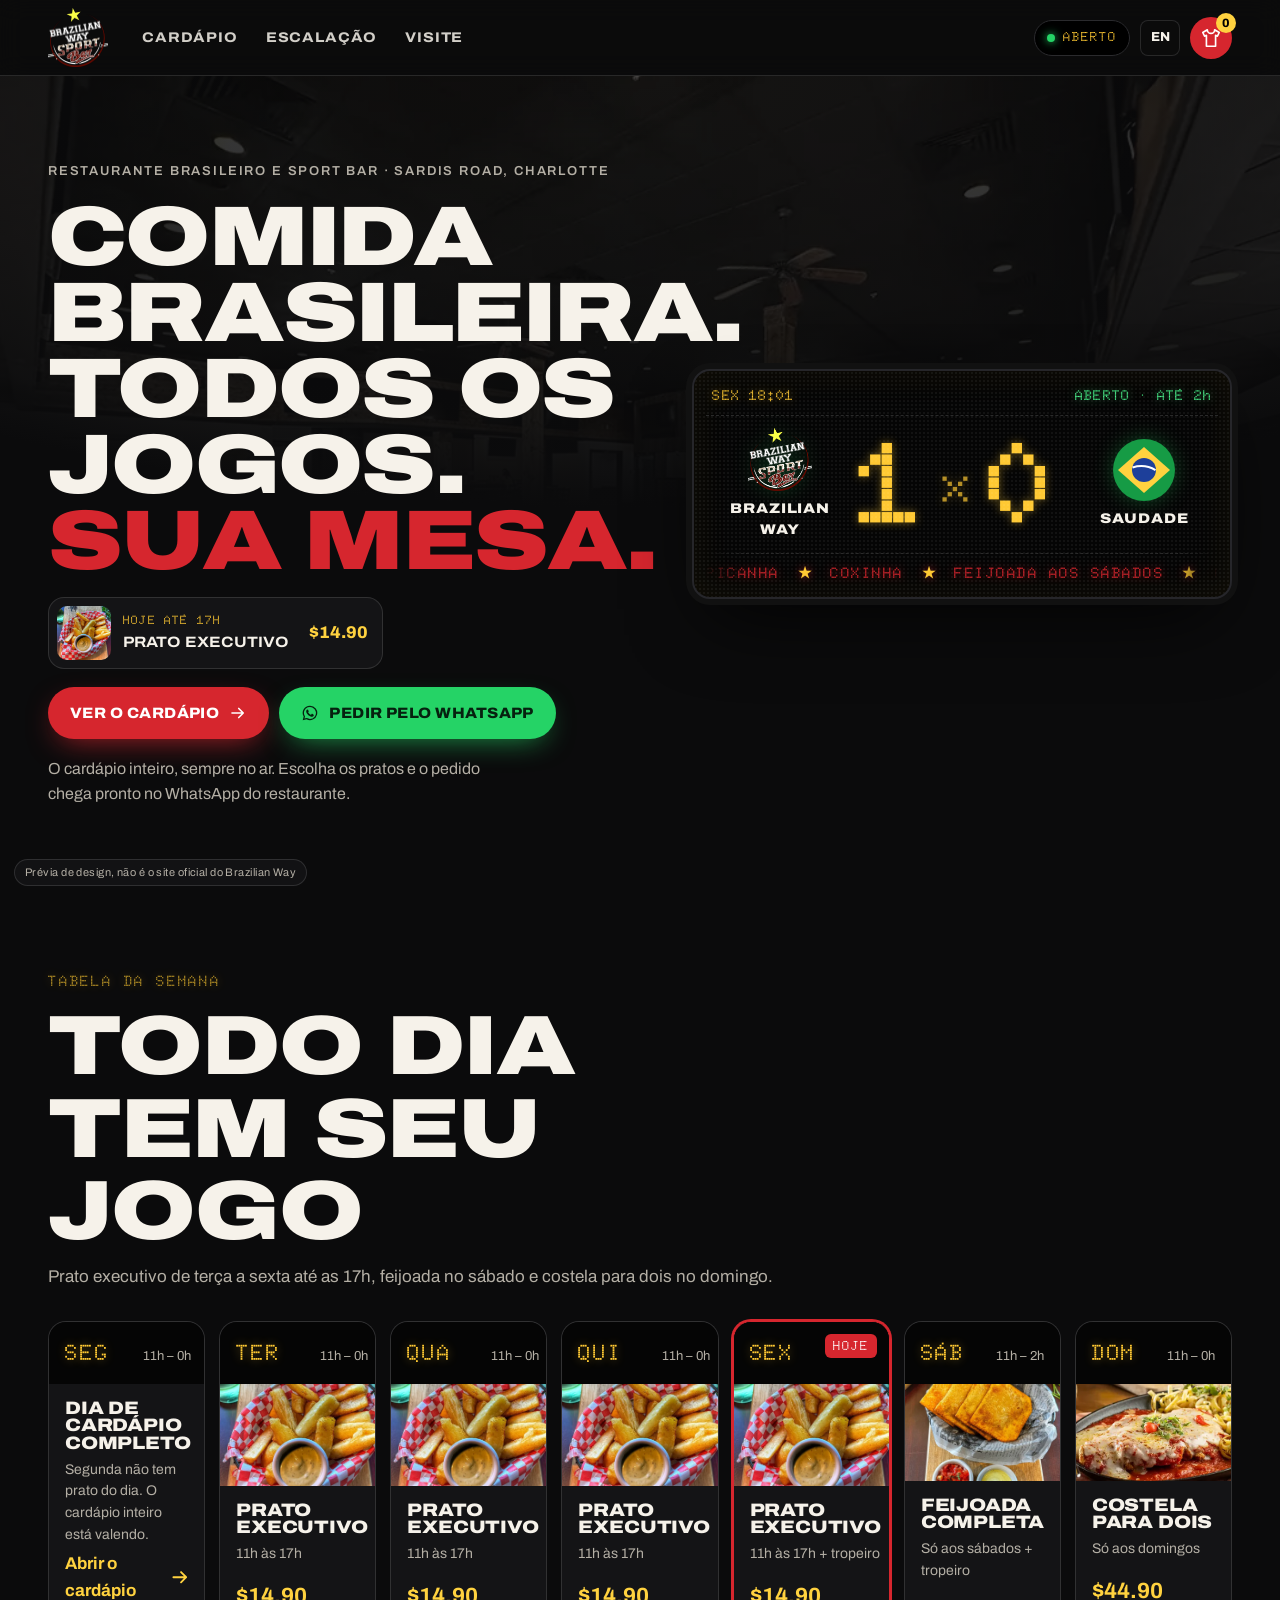
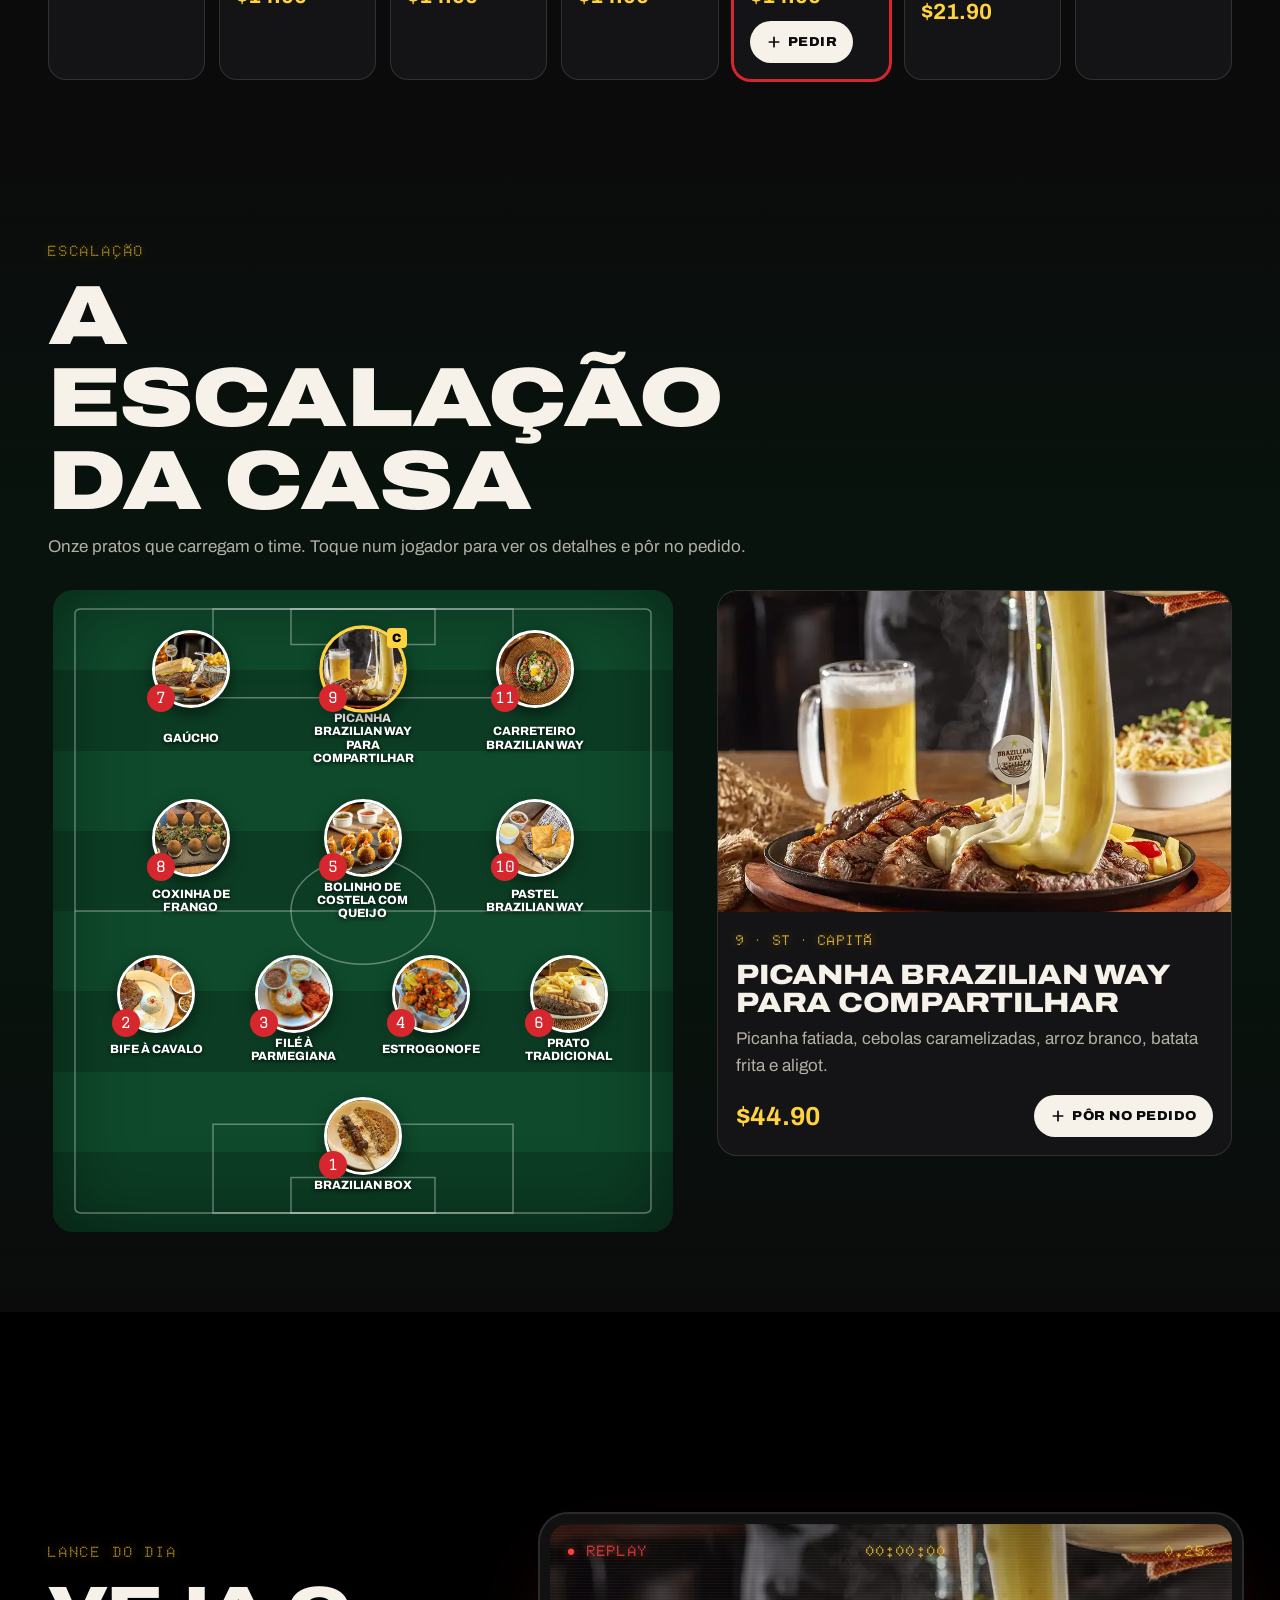
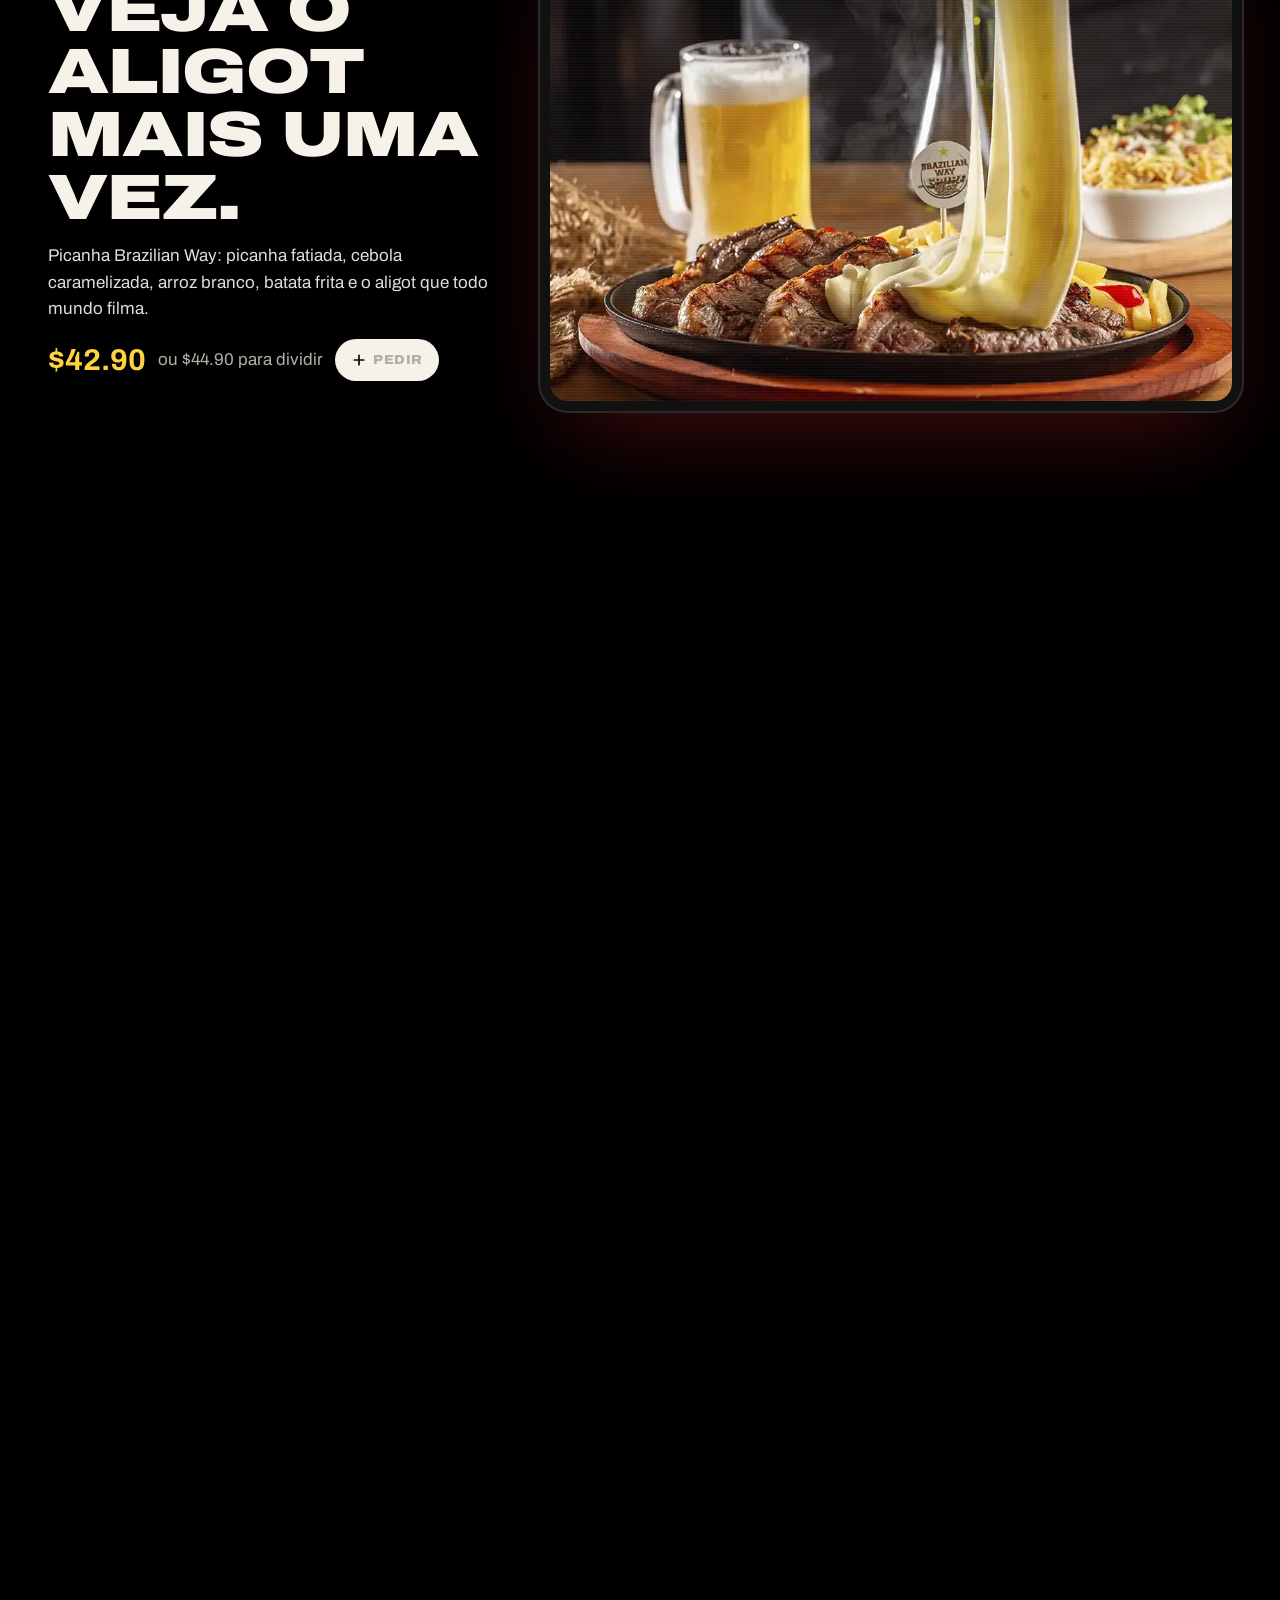
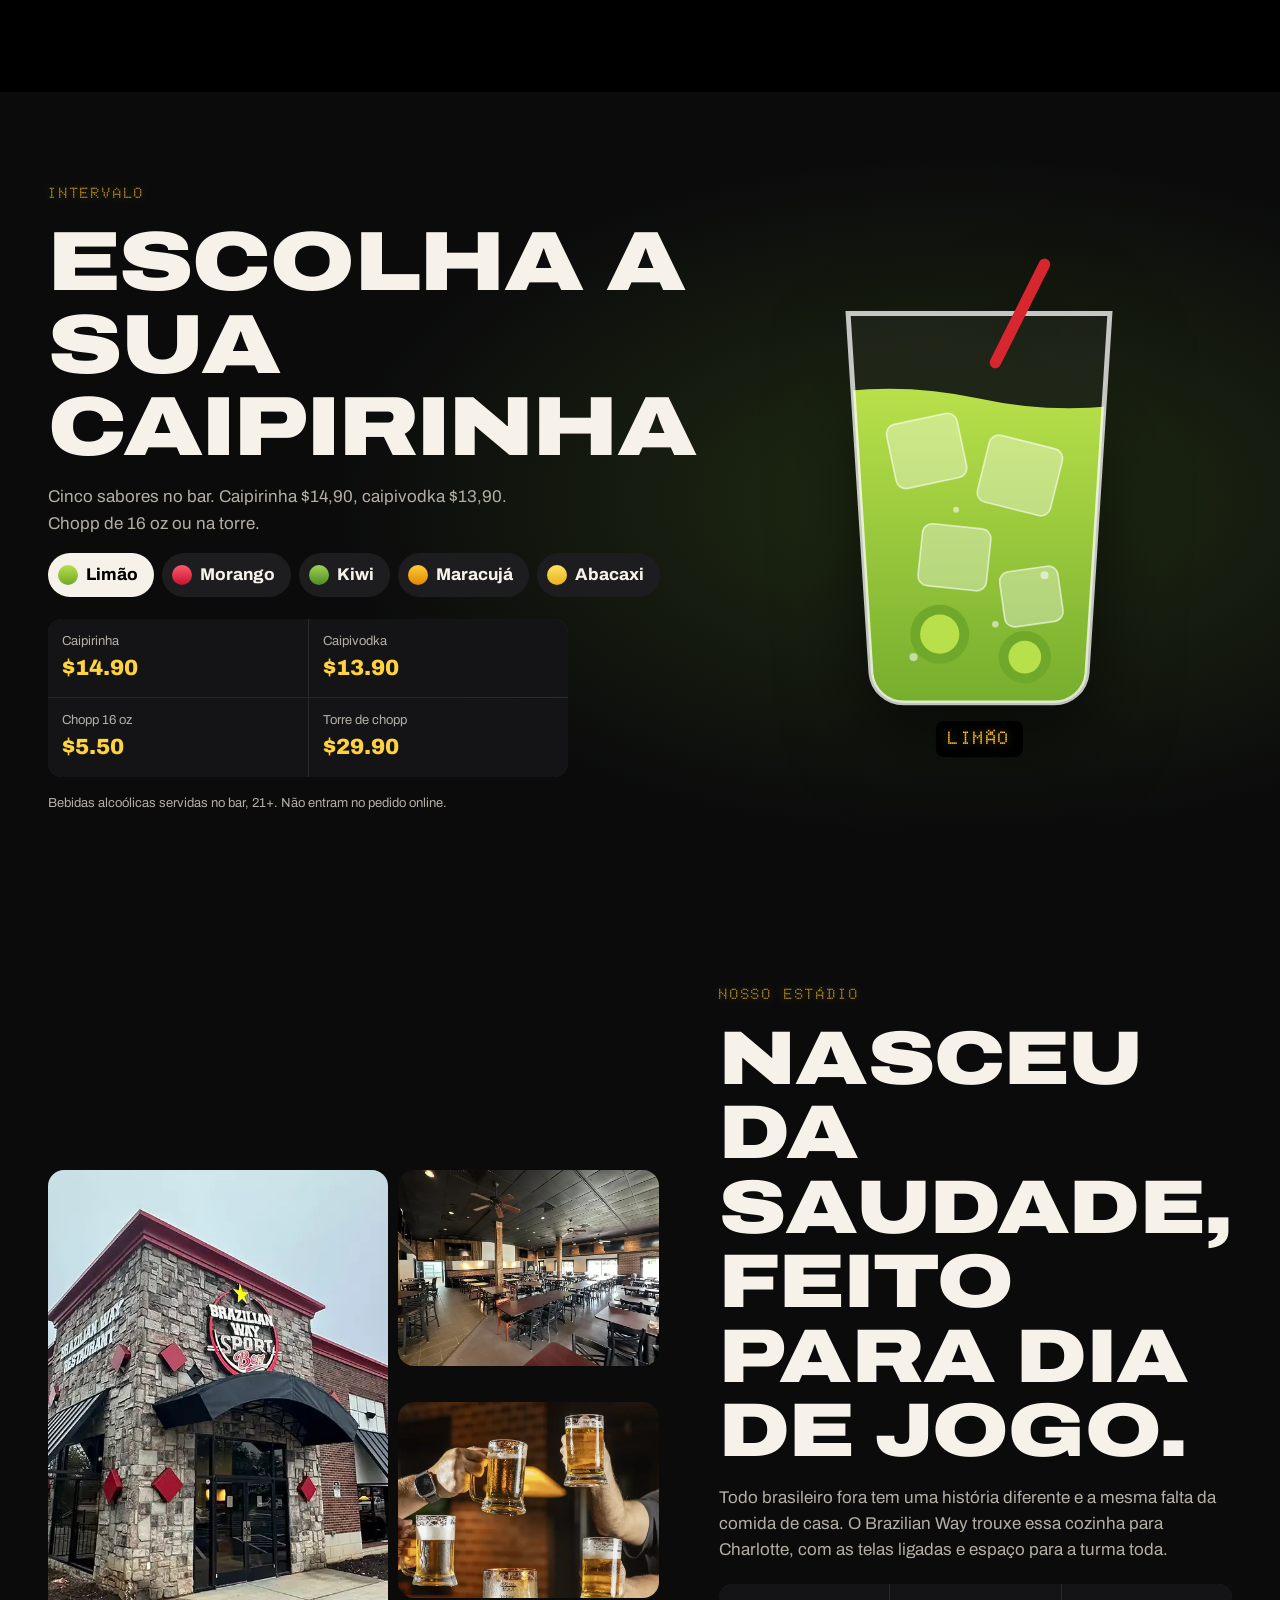
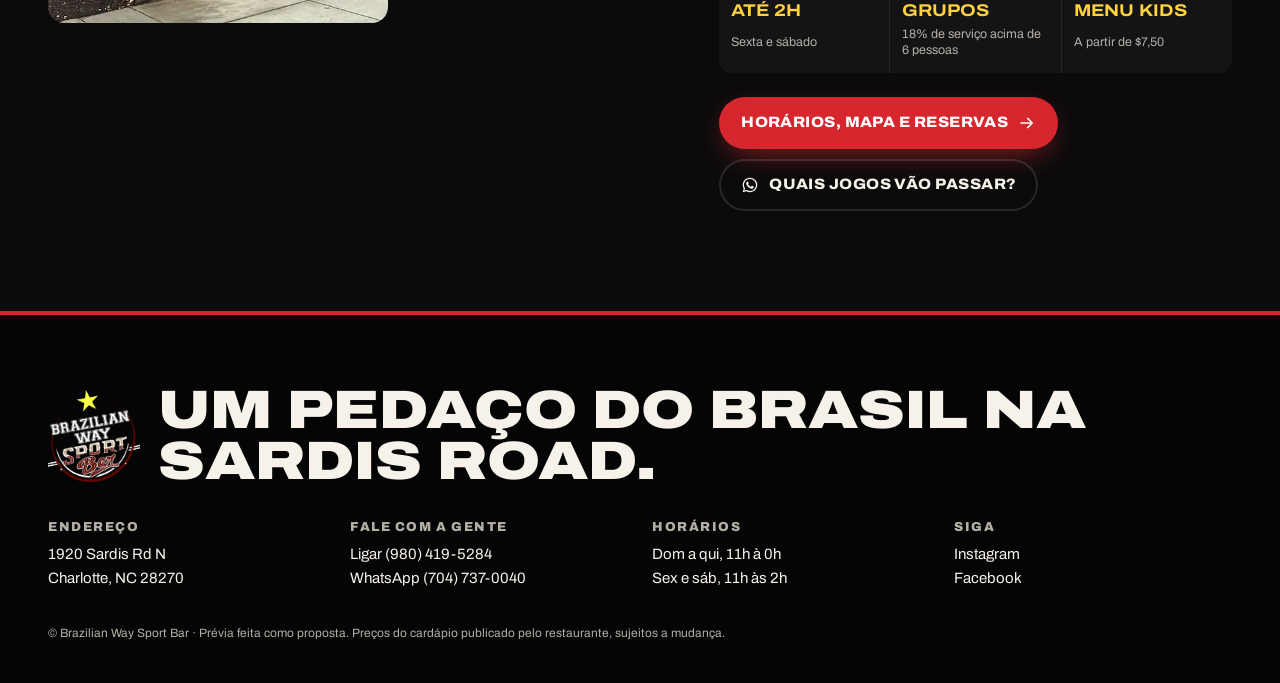
<file: pt/index.html>
<!doctype html>
<html lang="pt-BR">
<head>
<meta charset="utf-8">
<meta name="viewport" content="width=device-width, initial-scale=1, viewport-fit=cover">
<meta name="robots" content="noindex, nofollow">
<title>Brazilian Way | Restaurante brasileiro e sport bar em Charlotte</title>
<meta name="description" content="Picanha, coxinha, feijoada aos sábados e todos os jogos nas telas. 1920 Sardis Rd N, Charlotte. Peça pelo WhatsApp.">
<meta name="theme-color" content="#0b0b0c">
<link rel="alternate" hreflang="en" href="../index.html">
<link rel="icon" href="../img/logo.png">
<link rel="preload" href="../fonts/archivo.woff2" as="font" type="font/woff2" crossorigin>
<link rel="stylesheet" href="../styles.css">
<script type="application/ld+json">{"@context":"https://schema.org","@type":["Restaurant","BarOrPub"],"name":"Brazilian Way Sport Bar","servesCuisine":["Brazilian"],"address":{"@type":"PostalAddress","streetAddress":"1920 Sardis Rd N","addressLocality":"Charlotte","addressRegion":"NC","postalCode":"28270","addressCountry":"US"},"telephone":"+1-980-419-5284","priceRange":"$$","sameAs":["https://www.instagram.com/brazilianwaycharlotte/","https://www.facebook.com/brazilianwaysportbar/"],"openingHoursSpecification":[{"@type":"OpeningHoursSpecification","dayOfWeek":["Sunday","Monday","Tuesday","Wednesday","Thursday"],"opens":"11:00","closes":"00:00"},{"@type":"OpeningHoursSpecification","dayOfWeek":["Friday","Saturday"],"opens":"11:00","closes":"02:00"}],"acceptsReservations":true,"hasMenu":"menu.html"}</script>
</head>
<body class="pg-home">

<a class="skip" href="#main">Pular para o conteúdo</a>
<div class="preview-tag" role="note">Prévia de design, não é o site oficial do Brazilian Way</div>
<header class="hd" id="hd">
  <a class="hd-logo" href="../index.html" aria-label="Brazilian Way, início"><img src="../img/logo.webp" alt="" width="64" height="64"></a>
  <nav class="hd-nav" aria-label="Principal">
    <a href="../menu.html" >Cardápio</a>
    <a href="../index.html#lineup">Escalação</a>
    <a href="../visit.html" >Visite</a>
  </nav>
  <div class="hd-right">
    <a class="led-pill" href="../visit.html#hours" data-status><i class="dot"></i><span data-status-short>Horários</span></a>
    <a class="lang" href="../index.html" hreflang="en" lang="en" aria-label="View in English">EN</a>
    <button class="sheet-btn" type="button" data-open-sheet aria-label="Seu pedido"><svg viewBox="0 0 24 24" aria-hidden="true"><path d="M8 3 3 6l2 4 2-1v12h10V9l2 1 2-4-5-3a4 4 0 0 1-8 0Z" fill="none" stroke="currentColor" stroke-width="1.8" stroke-linejoin="round"/></svg><span class="sheet-count" data-count>0</span></button>
    <button class="burger" type="button" aria-expanded="false" aria-controls="mnav" aria-label="Abrir menu"><i></i><i></i></button>
  </div>
</header>
<div class="mnav" id="mnav" hidden>
  <nav aria-label="Celular">
    <a href="../index.html">Início</a>
    <a href="../menu.html">Cardápio</a>
    <a href="../index.html#lineup">A escalação</a>
    <a href="../visit.html">Visite e horários</a>
  </nav>
  <div class="mnav-ctas">
    <a class="btn btn-wa" href="https://wa.me/17047370040?text=Ol%C3%A1%2C%20Brazilian%20Way!%20Vim%20pelo%20site." target="_blank" rel="noopener"><svg viewBox="0 0 24 24" aria-hidden="true"><path fill="currentColor" d="M12 2.2A9.7 9.7 0 0 0 3.6 16.8L2.3 21.7l5-1.3A9.7 9.7 0 1 0 12 2.2Zm0 17.7a8 8 0 0 1-4.1-1.1l-.3-.2-3 .8.8-2.9-.2-.3A8 8 0 1 1 12 19.9Zm4.4-6c-.2-.1-1.4-.7-1.7-.8-.2-.1-.4-.1-.5.1l-.8 1c-.1.2-.3.2-.5.1a6.6 6.6 0 0 1-3.3-2.9c-.2-.4.2-.4.7-1.3.1-.2 0-.3 0-.4l-.8-1.8c-.2-.5-.4-.4-.5-.4h-.5a.9.9 0 0 0-.7.3 2.8 2.8 0 0 0-.9 2.1 4.9 4.9 0 0 0 1 2.6 11.2 11.2 0 0 0 4.3 3.8c1.6.7 2.2.7 3 .6a2.6 2.6 0 0 0 1.7-1.2 2.1 2.1 0 0 0 .2-1.2c-.1-.1-.3-.2-.5-.3Z"/></svg>WhatsApp</a>
    <a class="btn btn-ghost" href="tel:+19804195284"><svg viewBox="0 0 24 24" aria-hidden="true"><path d="M6.6 3.5 9 3l2 4.6-2 1.6a13 13 0 0 0 5.8 5.8l1.6-2 4.6 2-.5 2.4c-.2 1-1 1.7-2 1.6C10.7 18.7 5.3 13.3 5 5.5c-.1-1 .6-1.8 1.6-2Z" fill="none" stroke="currentColor" stroke-width="1.9" stroke-linejoin="round"/></svg>(980) 419-5284</a>
  </div>
</div>

<main id="main">
  <section class="hero" aria-labelledby="hero-title">
    <div class="hero-bg" aria-hidden="true"><img src="../img/salao.webp" alt="" loading="lazy" decoding="async" fetchpriority="high" loading="eager"></div>
    <div class="board" aria-label="Placar">
      <div class="board-top">
        <span class="led" data-clock>--:--</span>
        <span class="led board-status" data-status-long>CHARLOTTE, NC</span>
      </div>
      <div class="score">
        <div class="team"><img src="../img/logo.webp" alt="" width="84" height="84"><span>BRAZILIAN WAY</span></div>
        <div class="digits led" aria-label="1 x 0"><b data-score-home>0</b><i>×</i><b>0</b></div>
        <div class="team team-away"><span class="away-flag" aria-hidden="true"><svg viewBox="0 0 64 64"><circle cx="32" cy="32" r="31" fill="#169b45"/><path d="M32 9 58 32 32 55 6 32Z" fill="#ffd23f"/><circle cx="32" cy="32" r="12" fill="#1d3f9a"/><path d="M20.5 29.5c7-2.2 16-1.6 23 2.6" stroke="#fff" stroke-width="2" fill="none"/></svg></span><span>SAUDADE</span></div>
      </div>
      <div class="ticker" aria-hidden="true"><div class="ticker-track"><span>PICANHA</span><i>★</i><span>COXINHA</span><i>★</i><span>FEIJOADA AOS SÁBADOS</span><i>★</i><span>CAIPIRINHA</span><i>★</i><span>BOLINHO DE COSTELA</span><i>★</i><span>GUARANÁ</span><i>★</i><span>TODOS OS JOGOS</span><i>★</i><span>PASTEL</span><i>★</i><span>ATÉ 2H SEX E SÁB</span><i>★</i><span>PICANHA</span><i>★</i><span>COXINHA</span><i>★</i><span>FEIJOADA AOS SÁBADOS</span><i>★</i><span>CAIPIRINHA</span><i>★</i><span>BOLINHO DE COSTELA</span><i>★</i><span>GUARANÁ</span><i>★</i><span>TODOS OS JOGOS</span><i>★</i><span>PASTEL</span><i>★</i><span>ATÉ 2H SEX E SÁB</span><i>★</i></div></div>
    </div>
    <div class="hero-copy">
      <p class="kicker">Restaurante brasileiro e sport bar · Sardis Road, Charlotte</p>
      <h1 id="hero-title">Comida brasileira.<br>Todos os jogos.<br><em>Sua mesa.</em></h1>
      <div class="today-chip" data-today-chip hidden></div>
      <div class="hero-ctas">
        <a class="btn btn-red" href="../menu.html">Ver o cardápio<svg viewBox="0 0 24 24" aria-hidden="true"><path d="M4 12h15M13 6l6 6-6 6" fill="none" stroke="currentColor" stroke-width="2.2" stroke-linecap="round" stroke-linejoin="round"/></svg></a>
        <a class="btn btn-wa" href="../menu.html#order"><svg viewBox="0 0 24 24" aria-hidden="true"><path fill="currentColor" d="M12 2.2A9.7 9.7 0 0 0 3.6 16.8L2.3 21.7l5-1.3A9.7 9.7 0 1 0 12 2.2Zm0 17.7a8 8 0 0 1-4.1-1.1l-.3-.2-3 .8.8-2.9-.2-.3A8 8 0 1 1 12 19.9Zm4.4-6c-.2-.1-1.4-.7-1.7-.8-.2-.1-.4-.1-.5.1l-.8 1c-.1.2-.3.2-.5.1a6.6 6.6 0 0 1-3.3-2.9c-.2-.4.2-.4.7-1.3.1-.2 0-.3 0-.4l-.8-1.8c-.2-.5-.4-.4-.5-.4h-.5a.9.9 0 0 0-.7.3 2.8 2.8 0 0 0-.9 2.1 4.9 4.9 0 0 0 1 2.6 11.2 11.2 0 0 0 4.3 3.8c1.6.7 2.2.7 3 .6a2.6 2.6 0 0 0 1.7-1.2 2.1 2.1 0 0 0 .2-1.2c-.1-.1-.3-.2-.5-.3Z"/></svg>Pedir pelo WhatsApp</a>
      </div>
      <p class="hero-sub">O cardápio inteiro, sempre no ar. Escolha os pratos e o pedido chega pronto no WhatsApp do restaurante.</p>
    </div>
  </section>

  <section class="week" aria-labelledby="week-title">
    <header class="sec-hd">
      <p class="kicker led">Tabela da semana</p>
      <h2 id="week-title">Todo dia tem seu jogo</h2>
      <p>Prato executivo de terça a sexta até as 17h, feijoada no sábado e costela para dois no domingo.</p>
    </header>
    <ol class="fixtures" data-fixtures><li class="fx" data-day="1">
        <div class="fx-day"><span class="led">SEG</span><small>11h – 0h</small></div>
        <div class="fx-body fx-free"><h3>Dia de cardápio completo</h3><p>Segunda não tem prato do dia. O cardápio inteiro está valendo.</p><a class="link" href="../menu.html">Abrir o cardápio<svg viewBox="0 0 24 24" aria-hidden="true"><path d="M4 12h15M13 6l6 6-6 6" fill="none" stroke="currentColor" stroke-width="2.2" stroke-linecap="round" stroke-linejoin="round"/></svg></a></div>
        <span class="fx-today led">HOJE</span>
      </li><li class="fx" data-day="2">
        <div class="fx-day"><span class="led">TER</span><small>11h – 0h</small></div>
        <div class="fx-img"><img src="../img/milanesa-s.webp" alt="Prato executivo" loading="lazy" decoding="async" ></div>
        <div class="fx-body"><h3>Prato executivo</h3><p>11h às 17h</p><div class="fx-foot"><b>$14.90</b><button type="button" class="add" data-add="executivo" aria-label="Adicionar Prato executivo"><svg viewBox="0 0 24 24" aria-hidden="true"><path d="M12 5v14M5 12h14" stroke="currentColor" stroke-width="2.6" stroke-linecap="round"/></svg><span>Pedir</span></button></div></div>
        <span class="fx-today led">HOJE</span>
      </li><li class="fx" data-day="3">
        <div class="fx-day"><span class="led">QUA</span><small>11h – 0h</small></div>
        <div class="fx-img"><img src="../img/milanesa-s.webp" alt="Prato executivo" loading="lazy" decoding="async" ></div>
        <div class="fx-body"><h3>Prato executivo</h3><p>11h às 17h</p><div class="fx-foot"><b>$14.90</b><button type="button" class="add" data-add="executivo" aria-label="Adicionar Prato executivo"><svg viewBox="0 0 24 24" aria-hidden="true"><path d="M12 5v14M5 12h14" stroke="currentColor" stroke-width="2.6" stroke-linecap="round"/></svg><span>Pedir</span></button></div></div>
        <span class="fx-today led">HOJE</span>
      </li><li class="fx" data-day="4">
        <div class="fx-day"><span class="led">QUI</span><small>11h – 0h</small></div>
        <div class="fx-img"><img src="../img/milanesa-s.webp" alt="Prato executivo" loading="lazy" decoding="async" ></div>
        <div class="fx-body"><h3>Prato executivo</h3><p>11h às 17h</p><div class="fx-foot"><b>$14.90</b><button type="button" class="add" data-add="executivo" aria-label="Adicionar Prato executivo"><svg viewBox="0 0 24 24" aria-hidden="true"><path d="M12 5v14M5 12h14" stroke="currentColor" stroke-width="2.6" stroke-linecap="round"/></svg><span>Pedir</span></button></div></div>
        <span class="fx-today led">HOJE</span>
      </li><li class="fx" data-day="5">
        <div class="fx-day"><span class="led">SEX</span><small>11h – 2h</small></div>
        <div class="fx-img"><img src="../img/milanesa-s.webp" alt="Prato executivo" loading="lazy" decoding="async" ></div>
        <div class="fx-body"><h3>Prato executivo</h3><p>11h às 17h + tropeiro</p><div class="fx-foot"><b>$14.90</b><button type="button" class="add" data-add="executivo" aria-label="Adicionar Prato executivo"><svg viewBox="0 0 24 24" aria-hidden="true"><path d="M12 5v14M5 12h14" stroke="currentColor" stroke-width="2.6" stroke-linecap="round"/></svg><span>Pedir</span></button></div></div>
        <span class="fx-today led">HOJE</span>
      </li><li class="fx" data-day="6">
        <div class="fx-day"><span class="led">SÁB</span><small>11h – 2h</small></div>
        <div class="fx-img"><img src="../img/carreteiro-2-s.webp" alt="Feijoada completa" loading="lazy" decoding="async" ></div>
        <div class="fx-body"><h3>Feijoada completa</h3><p>Só aos sábados + tropeiro</p><div class="fx-foot"><b>$21.90</b><button type="button" class="add" data-add="feijoada" aria-label="Adicionar Feijoada completa"><svg viewBox="0 0 24 24" aria-hidden="true"><path d="M12 5v14M5 12h14" stroke="currentColor" stroke-width="2.6" stroke-linecap="round"/></svg><span>Pedir</span></button></div></div>
        <span class="fx-today led">HOJE</span>
      </li><li class="fx" data-day="0">
        <div class="fx-day"><span class="led">DOM</span><small>11h – 0h</small></div>
        <div class="fx-img"><img src="../img/banner-parm-s.webp" alt="Costela para dois" loading="lazy" decoding="async" ></div>
        <div class="fx-body"><h3>Costela para dois</h3><p>Só aos domingos</p><div class="fx-foot"><b>$44.90</b><button type="button" class="add" data-add="costela" aria-label="Adicionar Costela para dois"><svg viewBox="0 0 24 24" aria-hidden="true"><path d="M12 5v14M5 12h14" stroke="currentColor" stroke-width="2.6" stroke-linecap="round"/></svg><span>Pedir</span></button></div></div>
        <span class="fx-today led">HOJE</span>
      </li></ol>
  </section>

  <section class="lineup" id="lineup" aria-labelledby="lineup-title">
    <header class="sec-hd">
      <p class="kicker led">Escalação</p>
      <h2 id="lineup-title">A escalação da casa</h2>
      <p>Onze pratos que carregam o time. Toque num jogador para ver os detalhes e pôr no pedido.</p>
    </header>
    <div class="ln-wrap">
      <div class="pitch">
        <svg class="pitch-lines" viewBox="0 0 100 140" preserveAspectRatio="none" aria-hidden="true"><rect x="2" y="2" width="96" height="136" rx="1"/><line x1="2" y1="70" x2="98" y2="70"/><circle cx="50" cy="70" r="12"/><rect x="25" y="2" width="50" height="20"/><rect x="38" y="2" width="24" height="8"/><rect x="25" y="118" width="50" height="20"/><rect x="38" y="130" width="24" height="8"/></svg>
        <div class="ln-row"><button type="button" class="player" data-player="gaucho" aria-label="7, Gaúcho">
        <span class="pl-photo"><img src="../img/gaucho-s.webp" alt="" loading="lazy" decoding="async" ></span>
        <span class="pl-no">7</span>
        <span class="pl-name">Gaúcho</span>
      </button><button type="button" class="player" data-player="picanha-bw" aria-label="9, Picanha Brazilian Way para compartilhar">
        <span class="pl-photo"><img src="../img/picanha-bw-s.webp" alt="" loading="lazy" decoding="async" ></span>
        <span class="pl-no">9</span><span class="pl-c" aria-hidden="true">C</span>
        <span class="pl-name">Picanha Brazilian Way para compartilhar</span>
      </button><button type="button" class="player" data-player="carreteiro" aria-label="11, Carreteiro Brazilian Way">
        <span class="pl-photo"><img src="../img/carreteiro-s.webp" alt="" loading="lazy" decoding="async" ></span>
        <span class="pl-no">11</span>
        <span class="pl-name">Carreteiro Brazilian Way</span>
      </button></div><div class="ln-row"><button type="button" class="player" data-player="coxinha" aria-label="8, Coxinha de frango (10)">
        <span class="pl-photo"><img src="../img/coxinha-s.webp" alt="" loading="lazy" decoding="async" ></span>
        <span class="pl-no">8</span>
        <span class="pl-name">Coxinha de frango</span>
      </button><button type="button" class="player" data-player="bolinho" aria-label="5, Bolinho de costela com queijo (8)">
        <span class="pl-photo"><img src="../img/bolinho-costela-s.webp" alt="" loading="lazy" decoding="async" ></span>
        <span class="pl-no">5</span>
        <span class="pl-name">Bolinho de costela com queijo</span>
      </button><button type="button" class="player" data-player="pastel" aria-label="10, Pastel Brazilian Way (4)">
        <span class="pl-photo"><img src="../img/pasteis-s.webp" alt="" loading="lazy" decoding="async" ></span>
        <span class="pl-no">10</span>
        <span class="pl-name">Pastel Brazilian Way</span>
      </button></div><div class="ln-row"><button type="button" class="player" data-player="cavalo" aria-label="2, Bife à cavalo">
        <span class="pl-photo"><img src="../img/bife-cavalo-s.webp" alt="" loading="lazy" decoding="async" ></span>
        <span class="pl-no">2</span>
        <span class="pl-name">Bife à cavalo</span>
      </button><button type="button" class="player" data-player="parmegiana" aria-label="3, Filé à parmegiana">
        <span class="pl-photo"><img src="../img/parmegiana-s.webp" alt="" loading="lazy" decoding="async" ></span>
        <span class="pl-no">3</span>
        <span class="pl-name">Filé à parmegiana</span>
      </button><button type="button" class="player" data-player="strogonoff" aria-label="4, Estrogonofe">
        <span class="pl-photo"><img src="../img/stroganoff-s.webp" alt="" loading="lazy" decoding="async" ></span>
        <span class="pl-no">4</span>
        <span class="pl-name">Estrogonofe</span>
      </button><button type="button" class="player" data-player="tradicional" aria-label="6, Prato tradicional">
        <span class="pl-photo"><img src="../img/picanha-trad-s.webp" alt="" loading="lazy" decoding="async" ></span>
        <span class="pl-no">6</span>
        <span class="pl-name">Prato tradicional</span>
      </button></div><div class="ln-row"><button type="button" class="player" data-player="box" aria-label="1, Brazilian Box">
        <span class="pl-photo"><img src="../img/box-s.webp" alt="" loading="lazy" decoding="async" ></span>
        <span class="pl-no">1</span>
        <span class="pl-name">Brazilian Box</span>
      </button></div>
      </div>
      <aside class="scout" data-scout aria-live="polite">
        <div class="scout-img"><img src="../img/picanha-bw.webp" alt="Picanha Brazilian Way para compartilhar" loading="lazy" decoding="async" data-scout-img></div>
        <div class="scout-body">
          <p class="scout-pos led" data-scout-pos>9 · ST · CAPITÃ</p>
          <h3 data-scout-name>Picanha Brazilian Way para compartilhar</h3>
          <p data-scout-desc>Picanha fatiada, cebolas caramelizadas, arroz branco, batata frita e aligot.</p>
          <div class="scout-foot"><b data-scout-price>$44.90</b><button type="button" class="add" data-add="picanha-bw" data-scout-add><svg viewBox="0 0 24 24" aria-hidden="true"><path d="M12 5v14M5 12h14" stroke="currentColor" stroke-width="2.6" stroke-linecap="round"/></svg><span>Pôr no pedido</span></button></div>
        </div>
      </aside>
    </div>
    <script type="application/json" id="lineup-data">{"box":{"n":1,"name":"Brazilian Box","d":"Espetinho à escolha com arroz, feijão, farofa e vinagrete.","price":"$14.90","img":"box","pos":"GK"},"cavalo":{"n":2,"name":"Bife à cavalo","d":"Arroz branco, feijão, farofa e 1 ovo frito.","price":"$15.90","img":"bife-cavalo","pos":"RB"},"parmegiana":{"n":3,"name":"Filé à parmegiana","d":"Carne* ou frango, arroz ou macarrão + 2 sides.","price":"$24.90","img":"parmegiana","pos":"CB"},"strogonoff":{"n":4,"name":"Estrogonofe","d":"Carne ou frango, com arroz e batata palha.","price":"$14.90","img":"stroganoff","pos":"CB"},"tradicional":{"n":6,"name":"Prato tradicional","d":"Arroz ou macarrão + 2 sides (exceto feijão tropeiro).","price":"$17.90+","img":"picanha-trad","pos":"LB"},"coxinha":{"n":8,"name":"Coxinha de frango (10)","d":"Servida com molho da casa.","price":"$11.90+","img":"coxinha","pos":"CM"},"bolinho":{"n":5,"name":"Bolinho de costela com queijo (8)","d":"Servido com catupiry e pimenta biquinho.","price":"$13.90+","img":"bolinho-costela","pos":"CM"},"pastel":{"n":10,"name":"Pastel Brazilian Way (4)","d":"Carne, queijo ou frango com catupiry, com molho da casa e vinagrete.","price":"$12.90","img":"pasteis","pos":"CM"},"gaucho":{"n":7,"name":"Gaúcho","d":"Pão baguete com maionese especial, tomate, uma ripa de costela no bafo e queijo coalho derretido.","price":"$19.90","img":"gaucho","pos":"RW"},"picanha-bw":{"n":9,"name":"Picanha Brazilian Way para compartilhar","d":"Picanha fatiada, cebolas caramelizadas, arroz branco, batata frita e aligot.","price":"$44.90","img":"picanha-bw","pos":"ST"},"carreteiro":{"n":11,"name":"Carreteiro Brazilian Way","d":"Arroz com carne desfiada e temperos, servido com linguiça, couve e um ovo frito.","price":"$24.90","img":"carreteiro","pos":"LW"}}</script>
  </section>

  <section class="replay" aria-labelledby="replay-title">
    <div class="replay-stage">
      <div class="replay-frame"><img src="../img/picanha-bw.webp" alt="Aligot sendo despejado sobre a picanha fatiada no Brazilian Way" loading="lazy" decoding="async" data-replay-img>
      <div class="replay-hud" aria-hidden="true">
        <span class="led rec">● REPLAY</span>
        <span class="led" data-timecode>00:00:00</span>
        <span class="led speed">0.25×</span>
      </div>
      </div>

      <div class="replay-copy">
        <p class="kicker led">Lance do dia</p>
        <h2 id="replay-title">Veja o aligot<br>mais uma vez.</h2>
        <p>Picanha Brazilian Way: picanha fatiada, cebola caramelizada, arroz branco, batata frita e o aligot que todo mundo filma.</p>
        <div class="replay-foot"><b>$42.90</b><span>ou $44.90 para dividir</span><button type="button" class="add" data-add="picanha-bw-solo" aria-label="Adicionar Picanha Brazilian Way"><svg viewBox="0 0 24 24" aria-hidden="true"><path d="M12 5v14M5 12h14" stroke="currentColor" stroke-width="2.6" stroke-linecap="round"/></svg><span>Pedir</span></button></div>
      </div>
    </div>
  </section>

  <section class="halftime" aria-labelledby="ht-title">
    <div class="ht-copy">
      <p class="kicker led">Intervalo</p>
      <h2 id="ht-title">Escolha a sua caipirinha</h2>
      <p>Cinco sabores no bar. Caipirinha $14,90, caipivodka $13,90. Chopp de 16 oz ou na torre.</p>
      <div class="flavors" role="radiogroup" aria-label="Sabor">
        <button type="button" role="radio" aria-checked="true" data-flavor="lime" style="--a:#b8e04a;--b:#6fa82a"><i></i>Limão</button><button type="button" role="radio" aria-checked="false" data-flavor="strawberry" style="--a:#ff5a6e;--b:#c4142f"><i></i>Morango</button><button type="button" role="radio" aria-checked="false" data-flavor="kiwi" style="--a:#9fd356;--b:#4f8a24"><i></i>Kiwi</button><button type="button" role="radio" aria-checked="false" data-flavor="passion" style="--a:#ffc93c;--b:#e08a00"><i></i>Maracujá</button><button type="button" role="radio" aria-checked="false" data-flavor="pineapple" style="--a:#ffe066;--b:#e7b416"><i></i>Abacaxi</button>
      </div>
      <dl class="ht-prices">
        <div><dt>Caipirinha</dt><dd>$14.90</dd></div><div><dt>Caipivodka</dt><dd>$13.90</dd></div>
        <div><dt>Chopp 16 oz</dt><dd>$5.50</dd></div><div><dt>Torre de chopp</dt><dd>$29.90</dd></div>
      </dl>
      <p class="fine">Bebidas alcoólicas servidas no bar, 21+. Não entram no pedido online.</p>
    </div>
    <div class="glass-wrap" aria-hidden="true">
      <svg class="glass" viewBox="0 0 220 300">
        <defs>
          <linearGradient id="liq" x1="0" y1="0" x2="0" y2="1"><stop offset="0" stop-color="var(--fa)"/><stop offset="1" stop-color="var(--fb)"/></linearGradient>
          <clipPath id="cup"><path d="M30 40h160l-14 220a20 20 0 0 1-20 18H64a20 20 0 0 1-20-18Z"/></clipPath>
        </defs>
        <g clip-path="url(#cup)">
          <rect x="0" y="0" width="220" height="300" fill="rgba(255,255,255,.04)"/>
          <path class="liquid" d="M0 92 Q55 80 110 92 T220 92 V300 H0Z" fill="url(#liq)"/>
          <g class="ice" fill="rgba(255,255,255,.35)" stroke="rgba(255,255,255,.6)"><rect x="56" y="104" width="44" height="40" rx="6" transform="rotate(-12 78 124)"/><rect x="112" y="118" width="46" height="42" rx="6" transform="rotate(14 135 139)"/><rect x="74" y="170" width="42" height="38" rx="6" transform="rotate(6 95 189)"/><rect x="124" y="196" width="36" height="34" rx="6" transform="rotate(-8 142 213)"/></g>
          <g class="fruit"><circle cx="86" cy="236" r="18" fill="var(--fb)"/><circle cx="86" cy="236" r="12" fill="var(--fa)"/><circle cx="138" cy="250" r="16" fill="var(--fb)"/><circle cx="138" cy="250" r="10" fill="var(--fa)"/></g>
          <g class="bubbles" fill="rgba(255,255,255,.55)"><circle cx="70" cy="250" r="2.5"/><circle cx="120" cy="230" r="2"/><circle cx="150" cy="200" r="2.5"/><circle cx="96" cy="160" r="1.8"/></g>
        </g>
        <path d="M30 40h160l-14 220a20 20 0 0 1-20 18H64a20 20 0 0 1-20-18Z" fill="none" stroke="rgba(255,255,255,.75)" stroke-width="3"/>
        <path d="M150 10 120 70" stroke="#d6262e" stroke-width="7" stroke-linecap="round"/>
      </svg>
      <span class="glass-label led" data-flavor-label>LIMÃO</span>
    </div>
  </section>

  <section class="place" aria-labelledby="place-title">
    <div class="place-imgs">
      <figure class="pi-a"><img src="../img/facade.webp" alt="Fachada do Brazilian Way na Sardis Road North" loading="lazy" decoding="async" ></figure>
      <figure class="pi-b"><img src="../img/salao-3.webp" alt="Salão com TVs" loading="lazy" decoding="async" ></figure>
      <figure class="pi-c"><img src="../img/drinks.webp" alt="Brinde com chopp" loading="lazy" decoding="async" ></figure>
    </div>
    <div class="place-copy">
      <p class="kicker led">Nosso estádio</p>
      <h2 id="place-title">Nasceu da saudade,<br>feito para dia de jogo.</h2>
      <p>Todo brasileiro fora tem uma história diferente e a mesma falta da comida de casa. O Brazilian Way trouxe essa cozinha para Charlotte, com as telas ligadas e espaço para a turma toda.</p>
      <ul class="facts">
        <li><b>Até 2h</b><span>Sexta e sábado</span></li>
        <li><b>Grupos</b><span>18% de serviço acima de 6 pessoas</span></li>
        <li><b>Menu kids</b><span>A partir de $7,50</span></li>
      </ul>
      <div class="hero-ctas">
        <a class="btn btn-red" href="../visit.html">Horários, mapa e reservas<svg viewBox="0 0 24 24" aria-hidden="true"><path d="M4 12h15M13 6l6 6-6 6" fill="none" stroke="currentColor" stroke-width="2.2" stroke-linecap="round" stroke-linejoin="round"/></svg></a>
        <a class="btn btn-ghost" href="https://wa.me/17047370040?text=Ol%C3%A1!%20Quais%20jogos%20voc%C3%AAs%20v%C3%A3o%20passar%20esta%20semana%3F" target="_blank" rel="noopener"><svg viewBox="0 0 24 24" aria-hidden="true"><path fill="currentColor" d="M12 2.2A9.7 9.7 0 0 0 3.6 16.8L2.3 21.7l5-1.3A9.7 9.7 0 1 0 12 2.2Zm0 17.7a8 8 0 0 1-4.1-1.1l-.3-.2-3 .8.8-2.9-.2-.3A8 8 0 1 1 12 19.9Zm4.4-6c-.2-.1-1.4-.7-1.7-.8-.2-.1-.4-.1-.5.1l-.8 1c-.1.2-.3.2-.5.1a6.6 6.6 0 0 1-3.3-2.9c-.2-.4.2-.4.7-1.3.1-.2 0-.3 0-.4l-.8-1.8c-.2-.5-.4-.4-.5-.4h-.5a.9.9 0 0 0-.7.3 2.8 2.8 0 0 0-.9 2.1 4.9 4.9 0 0 0 1 2.6 11.2 11.2 0 0 0 4.3 3.8c1.6.7 2.2.7 3 .6a2.6 2.6 0 0 0 1.7-1.2 2.1 2.1 0 0 0 .2-1.2c-.1-.1-.3-.2-.5-.3Z"/></svg>Quais jogos vão passar?</a>
      </div>
    </div>
  </section>
</main>

<footer class="ft">
  <div class="ft-top">
    <img src="../img/logo.webp" alt="Brazilian Way Sport Bar" width="120" height="120" loading="lazy">
    <p class="ft-big">Um pedaço do Brasil na Sardis Road.</p>
  </div>
  <div class="ft-grid">
    <div><h3>Endereço</h3><p><a href="https://www.google.com/maps/search/?api=1&query=Brazilian+Way+1920+Sardis+Rd+N+Charlotte+NC+28270" target="_blank" rel="noopener">1920 Sardis Rd N<br>Charlotte, NC 28270</a></p></div>
    <div><h3>Fale com a gente</h3><p><a href="tel:+19804195284">Ligar (980) 419-5284</a><br><a href="https://wa.me/17047370040?text=Ol%C3%A1%2C%20Brazilian%20Way!%20Vim%20pelo%20site." target="_blank" rel="noopener">WhatsApp (704) 737-0040</a></p></div>
    <div><h3>Horários</h3><p>Dom a qui, 11h à 0h<br>Sex e sáb, 11h às 2h</p></div>
    <div><h3>Siga</h3><p><a href="https://www.instagram.com/brazilianwaycharlotte/" target="_blank" rel="noopener">Instagram</a><br><a href="https://www.facebook.com/brazilianwaysportbar/" target="_blank" rel="noopener">Facebook</a></p></div>
  </div>
  <p class="ft-small">© Brazilian Way Sport Bar · Prévia feita como proposta. Preços do cardápio publicado pelo restaurante, sujeitos a mudança.</p>
</footer>
<nav class="dock" aria-label="Ações rápidas">
  <a href="../menu.html" class="dock-menu">Cardápio</a>
  <button type="button" class="dock-order" data-open-sheet><span>Pedido</span><b data-count>0</b></button>
  <a href="tel:+19804195284" class="dock-call" aria-label="Ligar (980) 419-5284"><svg viewBox="0 0 24 24" aria-hidden="true"><path d="M6.6 3.5 9 3l2 4.6-2 1.6a13 13 0 0 0 5.8 5.8l1.6-2 4.6 2-.5 2.4c-.2 1-1 1.7-2 1.6C10.7 18.7 5.3 13.3 5 5.5c-.1-1 .6-1.8 1.6-2Z" fill="none" stroke="currentColor" stroke-width="1.9" stroke-linejoin="round"/></svg></a>
</nav>

<div class="sheet" id="sheet" hidden aria-hidden="true">
  <div class="sheet-scrim" data-close-sheet></div>
  <section class="sheet-panel" role="dialog" aria-modal="true" aria-labelledby="sheet-title">
    <header class="sheet-hd">
      <div><p class="kicker led">Súmula</p><h2 id="sheet-title">Seu pedido</h2></div>
      <button type="button" class="icon-btn" data-close-sheet aria-label="Fechar"><svg viewBox="0 0 24 24" aria-hidden="true"><path d="M6 6l12 12M18 6 6 18" fill="none" stroke="currentColor" stroke-width="2.2" stroke-linecap="round"/></svg></button>
    </header>
    <ol class="sheet-list" data-lines></ol>
    <p class="sheet-empty" data-empty>Nenhum jogador na súmula ainda. Adicione pratos do cardápio.</p>
    <form class="sheet-form" data-order-form novalidate>
      <fieldset class="seg">
        <legend class="sr">Retirada ou entrega</legend>
        <label><input type="radio" name="mode" value="pickup" checked><span>Retirada</span></label>
        <label><input type="radio" name="mode" value="delivery"><span>Entrega</span></label>
      </fieldset>
      <label class="fld"><span>Nome</span><input name="name" autocomplete="name" required></label>
      <label class="fld" data-addr hidden><span>Endereço de entrega</span><input name="addr" autocomplete="street-address"></label>
      <label class="fld"><span>Quando</span><input name="when" placeholder="O quanto antes"></label>
      <label class="fld"><span>Observações</span><input name="notes" placeholder="Ponto da carne, alergias..."></label>
      <div class="sheet-total"><span>Total estimado</span><b data-total>$0.00</b></div>
      <p class="sheet-note">Preços do cardápio publicado. O restaurante confirma total, taxa de entrega e horário pelo WhatsApp.</p>
      <button class="btn btn-wa btn-block" type="submit" data-send><svg viewBox="0 0 24 24" aria-hidden="true"><path fill="currentColor" d="M12 2.2A9.7 9.7 0 0 0 3.6 16.8L2.3 21.7l5-1.3A9.7 9.7 0 1 0 12 2.2Zm0 17.7a8 8 0 0 1-4.1-1.1l-.3-.2-3 .8.8-2.9-.2-.3A8 8 0 1 1 12 19.9Zm4.4-6c-.2-.1-1.4-.7-1.7-.8-.2-.1-.4-.1-.5.1l-.8 1c-.1.2-.3.2-.5.1a6.6 6.6 0 0 1-3.3-2.9c-.2-.4.2-.4.7-1.3.1-.2 0-.3 0-.4l-.8-1.8c-.2-.5-.4-.4-.5-.4h-.5a.9.9 0 0 0-.7.3 2.8 2.8 0 0 0-.9 2.1 4.9 4.9 0 0 0 1 2.6 11.2 11.2 0 0 0 4.3 3.8c1.6.7 2.2.7 3 .6a2.6 2.6 0 0 0 1.7-1.2 2.1 2.1 0 0 0 .2-1.2c-.1-.1-.3-.2-.5-.3Z"/></svg>Enviar pedido no WhatsApp</button>
      <p class="sheet-err" data-err role="alert" hidden></p>
      <div class="sheet-alt"><a href="tel:+19804195284">Prefere ligar? (980) 419-5284</a><a href="https://order.online/store/BrazilianWayRestaurant-26121041" target="_blank" rel="noopener">DoorDash</a><a href="https://www.ubereats.com/store/brazilian-way-sport-bar/IDYXUD81RryQPupGxYz9AQ" target="_blank" rel="noopener">Uber Eats</a></div>
    </form>
  </section>
</div>
<div class="toast" data-toast role="status" aria-live="polite"></div>
<script>window.BW={"lang":"pt","wa":"17047370040","hours":[{"o":11,"c":24},{"o":11,"c":24},{"o":11,"c":24},{"o":11,"c":24},{"o":11,"c":24},{"o":11,"c":26},{"o":11,"c":26}],"specials":{"0":{"item":"costela","en":"Beef ribs for two","pt":"Costela para dois","price":44.9,"img":"banner-parm","noteEn":"Sunday only","notePt":"Só aos domingos"},"2":{"item":"executivo","en":"Executive dish","pt":"Prato executivo","price":14.9,"img":"milanesa","noteEn":"11 AM to 5 PM","notePt":"11h às 17h"},"3":{"item":"executivo","en":"Executive dish","pt":"Prato executivo","price":14.9,"img":"milanesa","noteEn":"11 AM to 5 PM","notePt":"11h às 17h"},"4":{"item":"executivo","en":"Executive dish","pt":"Prato executivo","price":14.9,"img":"milanesa","noteEn":"11 AM to 5 PM","notePt":"11h às 17h"},"5":{"item":"executivo","en":"Executive dish","pt":"Prato executivo","price":14.9,"img":"milanesa","noteEn":"11 AM to 5 PM + tropeiro","notePt":"11h às 17h + tropeiro"},"6":{"item":"feijoada","en":"Complete feijoada","pt":"Feijoada completa","price":21.9,"img":"carreteiro-2","noteEn":"Saturday only + tropeiro","notePt":"Só aos sábados + tropeiro"}},"days":["Domingo","Segunda","Terça","Quarta","Quinta","Sexta","Sábado"],"daysS":["DOM","SEG","TER","QUA","QUI","SEX","SÁB"],"items":{"executivo":{"n":"Prato executivo","p":14.9,"v":null,"o":["Carne","Acompanha"],"oc":[["Picanha*","Lombo","Frango","Tilápia"],["Batata frita","Salada"]]},"feijoada":{"n":"Feijoada completa","p":21.9,"v":null,"o":[],"oc":[]},"costela":{"n":"Costela para dois","p":44.9,"v":null,"o":[],"oc":[]},"bolinho":{"n":"Bolinho de costela com queijo (8)","v":[["Completa",21.9],["Meia",13.9]],"o":[],"oc":[]},"coxinha":{"n":"Coxinha de frango (10)","v":[["Completa",18.9],["Meia",11.9]],"o":[],"oc":[]},"isca":{"n":"Isca de peixe","p":19.9,"v":null,"o":[],"oc":[]},"torresmo":{"n":"Torresmo de rolo","p":24.9,"v":null,"o":[],"oc":[]},"pastel":{"n":"Pastel Brazilian Way (4)","p":12.9,"v":null,"o":["Sabor"],"oc":[["Carne","Queijo","Frango com catupiry"]]},"loaded":{"n":"Batata com queijo e bacon","p":18.9,"v":null,"o":[],"oc":[]},"lula":{"n":"Anéis de lula empanados","p":21.9,"v":null,"o":[],"oc":[]},"mandioca":{"n":"Mandioca frita","p":12.9,"v":null,"o":[],"oc":[]},"passarinho":{"n":"Frango à passarinho","p":19.9,"v":null,"o":[],"oc":[]},"bolinha":{"n":"Bolinha de queijo","p":12.9,"v":null,"o":[],"oc":[]},"almondega":{"n":"Almôndegas (10)","p":14.9,"v":null,"o":[],"oc":[]},"mountain":{"n":"Brazilian Way Mountain","p":22.9,"v":null,"o":[],"oc":[]},"mozz":{"n":"Sticks de mussarela","p":9.9,"v":null,"o":[],"oc":[]},"wings":{"n":"Chicken wings (12)","p":14.9,"v":null,"o":["Molho"],"oc":[["Buffalo","Barbecue","Blue cheese","Ranch","Teriyaki","Honey mustard"]]},"dadinho":{"n":"Dadinho de tapioca","p":12.99,"v":null,"o":[],"oc":[]},"camarao":{"n":"Camarão empanado","p":15.9,"v":null,"o":[],"oc":[]},"espeto":{"n":"Espetinho (1)","p":6.5,"v":null,"o":["Espetinho"],"oc":[["Frango","Carne*","Coração"]]},"espeto-bacon":{"n":"Espetinho de frango com bacon (1)","p":7.5,"v":null,"o":[],"oc":[]},"espeto-linguica":{"n":"Espetinho de linguiça (1)","p":7.5,"v":null,"o":[],"oc":[]},"espeto-carne":{"n":"Espetinho de carne (1)","p":6.5,"v":null,"o":[],"oc":[]},"house":{"n":"Salada da casa","p":10.9,"v":null,"o":[],"oc":[]},"caesar":{"n":"Salada Caesar","p":12.9,"v":null,"o":[],"oc":[]},"tradicional":{"n":"Prato tradicional","v":[["Picanha*",22.9],["Filé de frango",18.9],["Lombo",17.9],["Tilápia",17.9]],"o":[],"oc":[]},"madeira":{"n":"Filet ao molho madeira","p":27.8,"v":null,"o":[],"oc":[]},"parmegiana":{"n":"Filé à parmegiana","p":24.9,"v":null,"o":["Opção"],"oc":[["Carne","Frango"]]},"carreteiro":{"n":"Carreteiro Brazilian Way","p":24.9,"v":null,"o":[],"oc":[]},"strogonoff":{"n":"Estrogonofe","p":14.9,"v":null,"o":["Opção"],"oc":[["Carne","Frango"]]},"milanesa":{"n":"Bife à milanesa","p":14.9,"v":null,"o":["Opção"],"oc":[["Carne","Frango"]]},"cavalo":{"n":"Bife à cavalo","p":15.9,"v":null,"o":[],"oc":[]},"picanha-bw-solo":{"n":"Picanha Brazilian Way","p":42.9,"v":null,"o":[],"oc":[]},"box":{"n":"Brazilian Box","p":14.9,"v":null,"o":["Espetinho"],"oc":[["Frango","Carne*","Coração","Frango com bacon"]]},"massa":{"n":"Massa","p":16.9,"v":null,"o":["Massa","Molho"],"oc":[["Fettuccine","Spaghetti"],["Alfredo","Marinara"]]},"picanha-moda":{"n":"Picanha à moda","p":29.9,"v":null,"o":["Com"],"oc":[["Batata frita","Mandioca"]]},"misto":{"n":"Churrasco misto","p":29.9,"v":null,"o":[],"oc":[]},"mare":{"n":"Maré de sabor","p":34.9,"v":null,"o":[],"oc":[]},"picanha-bw":{"n":"Picanha Brazilian Way para compartilhar","p":44.9,"v":null,"o":[],"oc":[]},"caldo-frango":{"n":"Caldo de frango","p":9.9,"v":null,"o":[],"oc":[]},"caldo-feijao":{"n":"Caldo de feijão","p":9.9,"v":null,"o":[],"oc":[]},"caldo-costela":{"n":"Caldo de costela","p":11,"v":null,"o":[],"oc":[]},"side0":{"n":"Arroz branco (acomp.)","p":4,"v":null,"o":[],"oc":[]},"side1":{"n":"Salada da casa (acomp.)","p":4,"v":null,"o":[],"oc":[]},"side2":{"n":"Feijão preto (acomp.)","p":4,"v":null,"o":[],"oc":[]},"side3":{"n":"Feijão carioca (acomp.)","p":4,"v":null,"o":[],"oc":[]},"side4":{"n":"Banana frita (acomp.)","p":2,"v":null,"o":[],"oc":[]},"side5":{"n":"Mandioca frita ou cozida (acomp.)","p":4,"v":null,"o":[],"oc":[]},"side6":{"n":"Batata frita (acomp.)","p":4,"v":null,"o":[],"oc":[]},"side7":{"n":"Purê de batata (acomp.)","p":4,"v":null,"o":[],"oc":[]},"side8":{"n":"Vinagrete (acomp.)","p":2,"v":null,"o":[],"oc":[]},"side9":{"n":"Farofa (acomp.)","p":2,"v":null,"o":[],"oc":[]},"side10":{"n":"Maionese (acomp.)","p":5,"v":null,"o":[],"oc":[]},"side11":{"n":"Molho verde (acomp.)","p":2,"v":null,"o":[],"oc":[]},"side12":{"n":"Feijão tropeiro (sex, sáb, dom) (acomp.)","p":5,"v":null,"o":[],"oc":[]},"mineiro":{"n":"Mineiro","p":18.8,"v":null,"o":[],"oc":[]},"gaucho":{"n":"Gaúcho","p":19.9,"v":null,"o":[],"oc":[]},"paulista":{"n":"Paulista","p":19.9,"v":null,"o":[],"oc":[]},"carioca":{"n":"Carioca","p":24.8,"v":null,"o":[],"oc":[]},"classic":{"n":"Clássico","p":11.9,"v":null,"o":[],"oc":[]},"build":{"n":"Monte seu burger","p":14.9,"v":null,"o":[],"oc":[]},"k-tender":{"n":"Tender de frango com fritas","p":9.9,"v":null,"o":[],"oc":[]},"k-brasileirinho":{"n":"Brasileirinho","p":9.9,"v":null,"o":["Grelhado"],"oc":[["Bife*","Frango"]]},"k-spaghetti":{"n":"Espaguete kids","p":8.9,"v":null,"o":["Molho"],"oc":[["Alfredo","Marinara"]]},"k-pizza":{"n":"Mini pizza de mussarela com batata smile","p":7.5,"v":null,"o":[],"oc":[]},"pudim":{"n":"Pudim de leite","p":8.5,"v":null,"o":[],"oc":[]},"lava":{"n":"Lava cake de chocolate","p":9.9,"v":null,"o":[],"oc":[]},"cheesecake":{"n":"Cheesecake de Romeu e Julieta","p":10.9,"v":null,"o":[],"oc":[]},"churros":{"n":"Churros","p":10.9,"v":null,"o":[],"oc":[]},"mousse":{"n":"Mousse de maracujá","p":7.5,"v":null,"o":[],"oc":[]},"acai":{"n":"Açaí","p":14.9,"v":null,"o":[],"oc":[]},"guarana":{"n":"Guaraná Antarctica","p":4.5,"v":null,"o":[],"oc":[]},"soda":{"n":"Refrigerante","p":3.9,"v":null,"o":[],"oc":[]},"coke-can":{"n":"Coca-Cola lata","p":3.5,"v":null,"o":[],"oc":[]},"water":{"n":"Água","p":2,"v":null,"o":[],"oc":[]},"pellegrino":{"n":"San Pellegrino","p":4.5,"v":null,"o":[],"oc":[]},"coco":{"n":"Água de coco","p":6.9,"v":null,"o":[],"oc":[]},"redbull":{"n":"Red Bull","p":8,"v":null,"o":[],"oc":[]},"suco":{"n":"Suco 500 ml","v":[["Laranja",5],["Maracujá",5],["Manga",5],["Abacaxi",6.5],["Abacaxi com hortelã",7],["Suco kids",2.5]],"o":[],"oc":[]}}};</script>
<script src="../vendor/gsap.min.js" defer></script>
<script src="../vendor/ScrollTrigger.min.js" defer></script>
<script src="../app.js" defer></script>
</body>
</html>
</file>
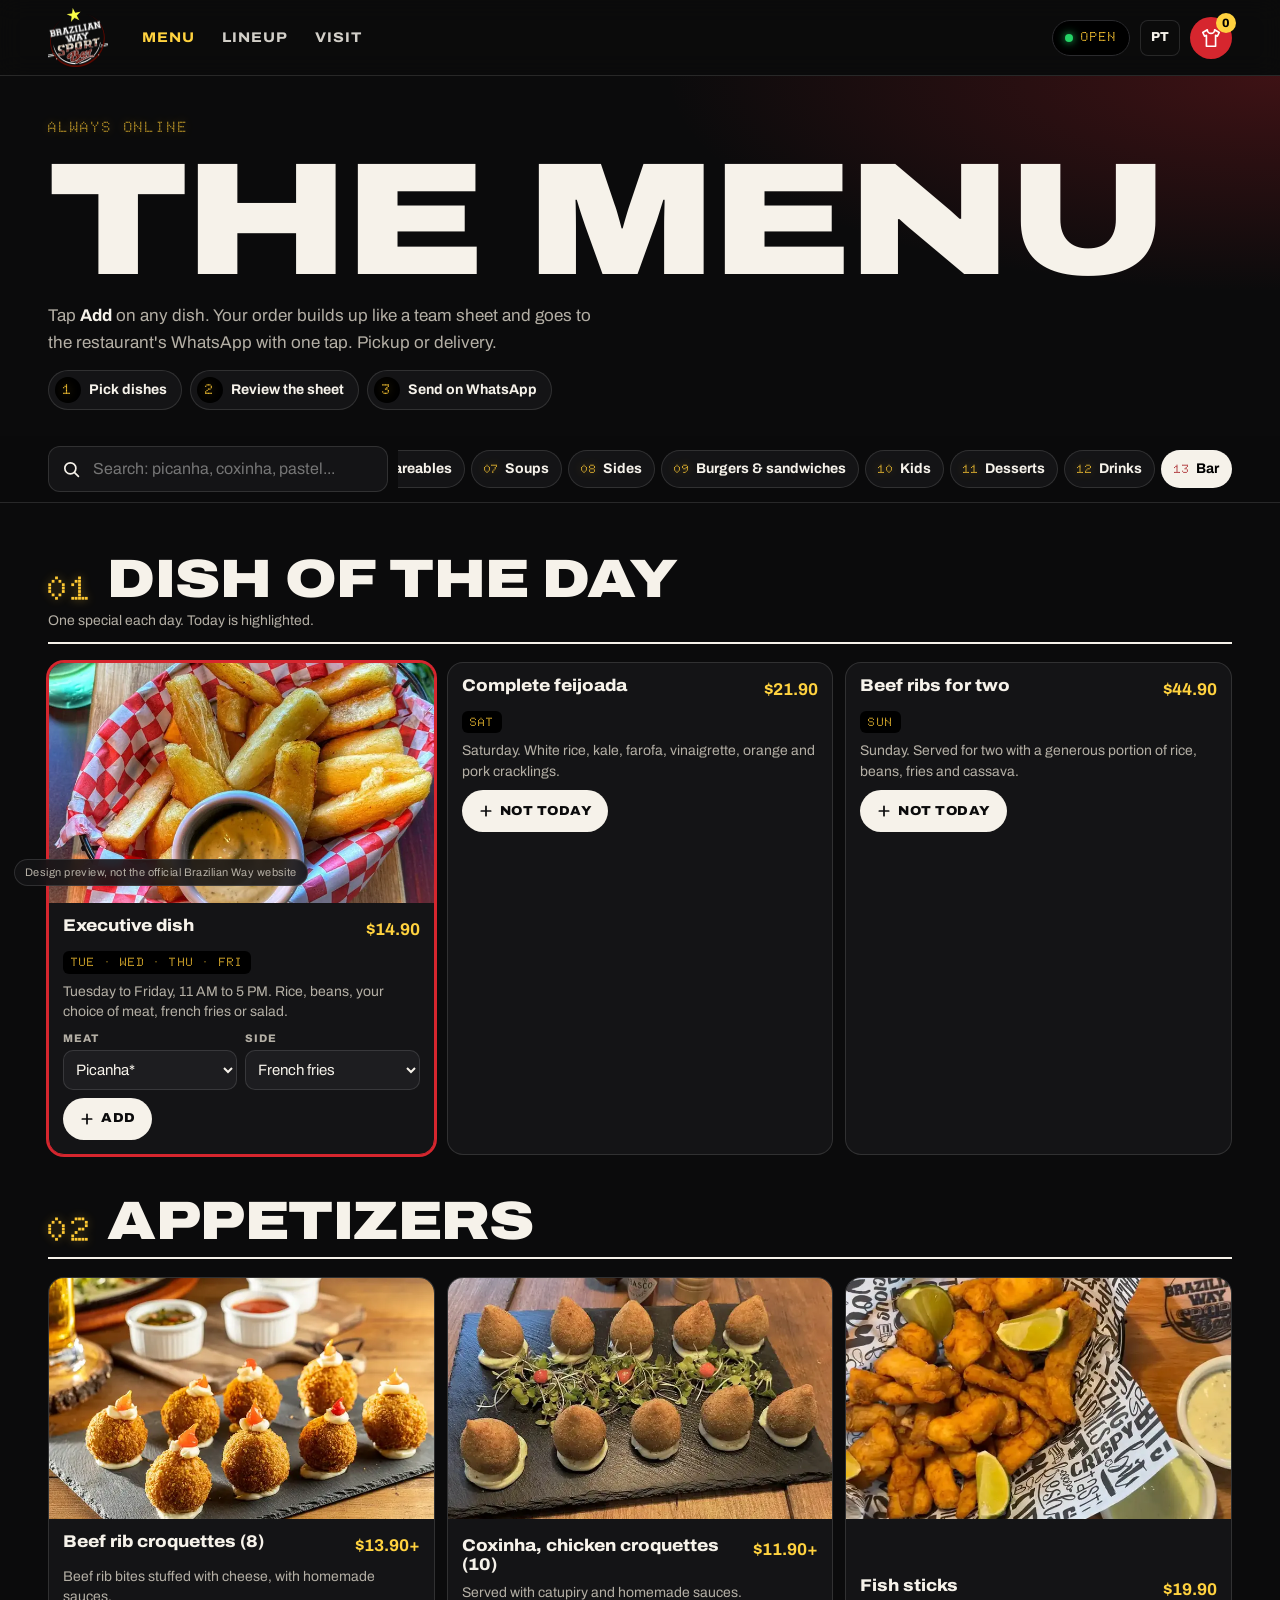
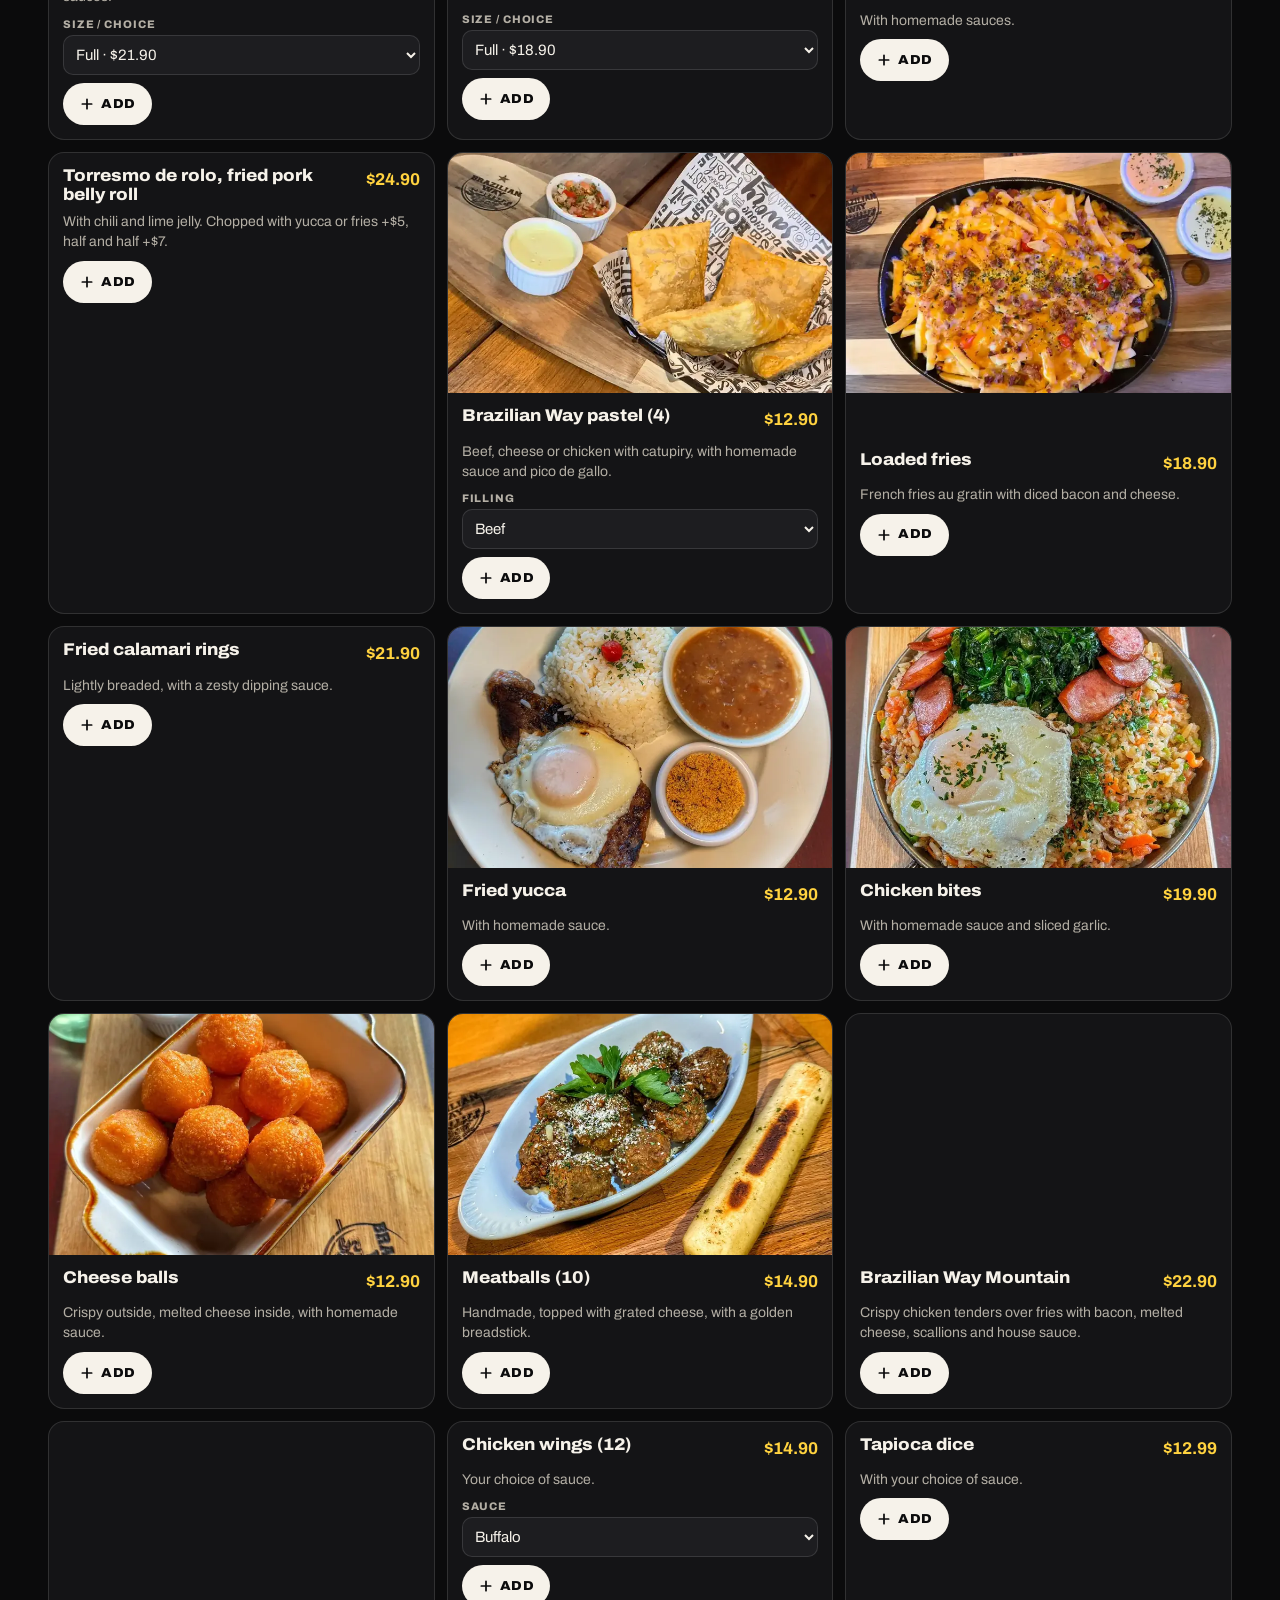
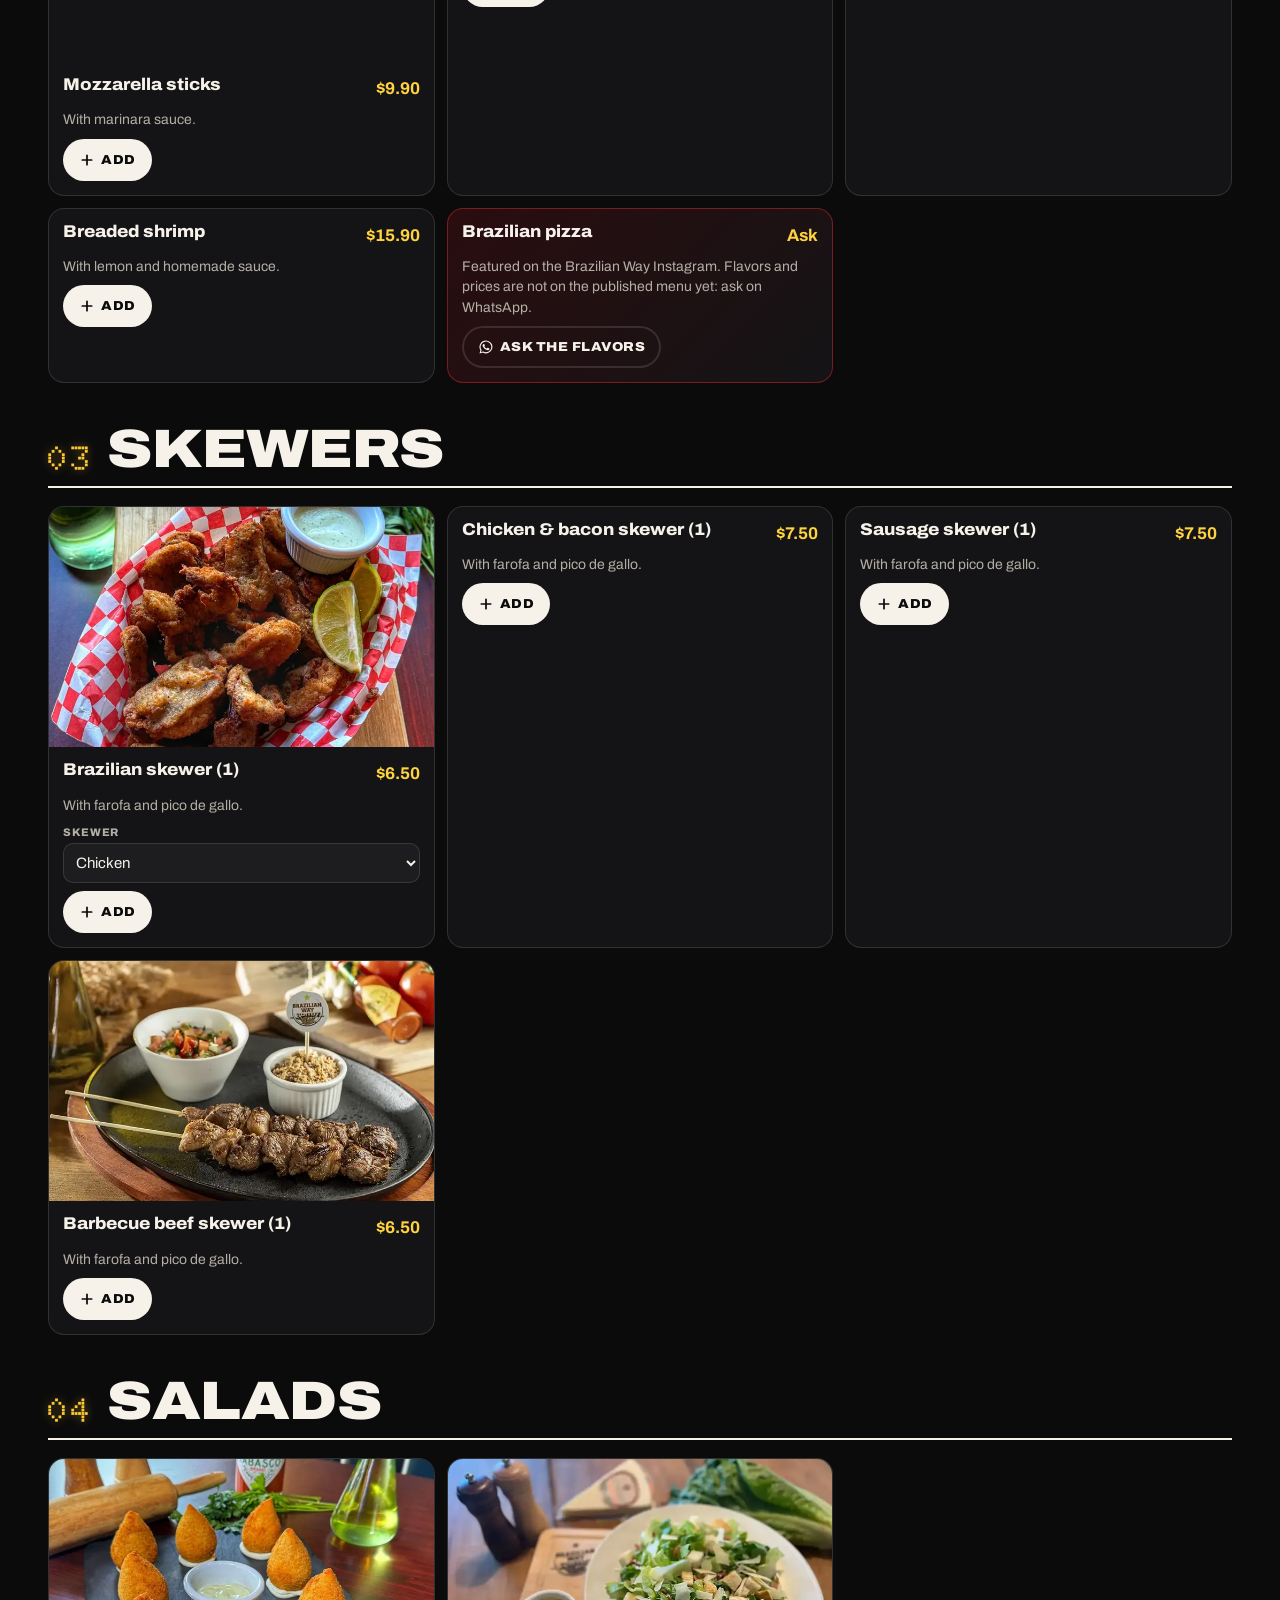
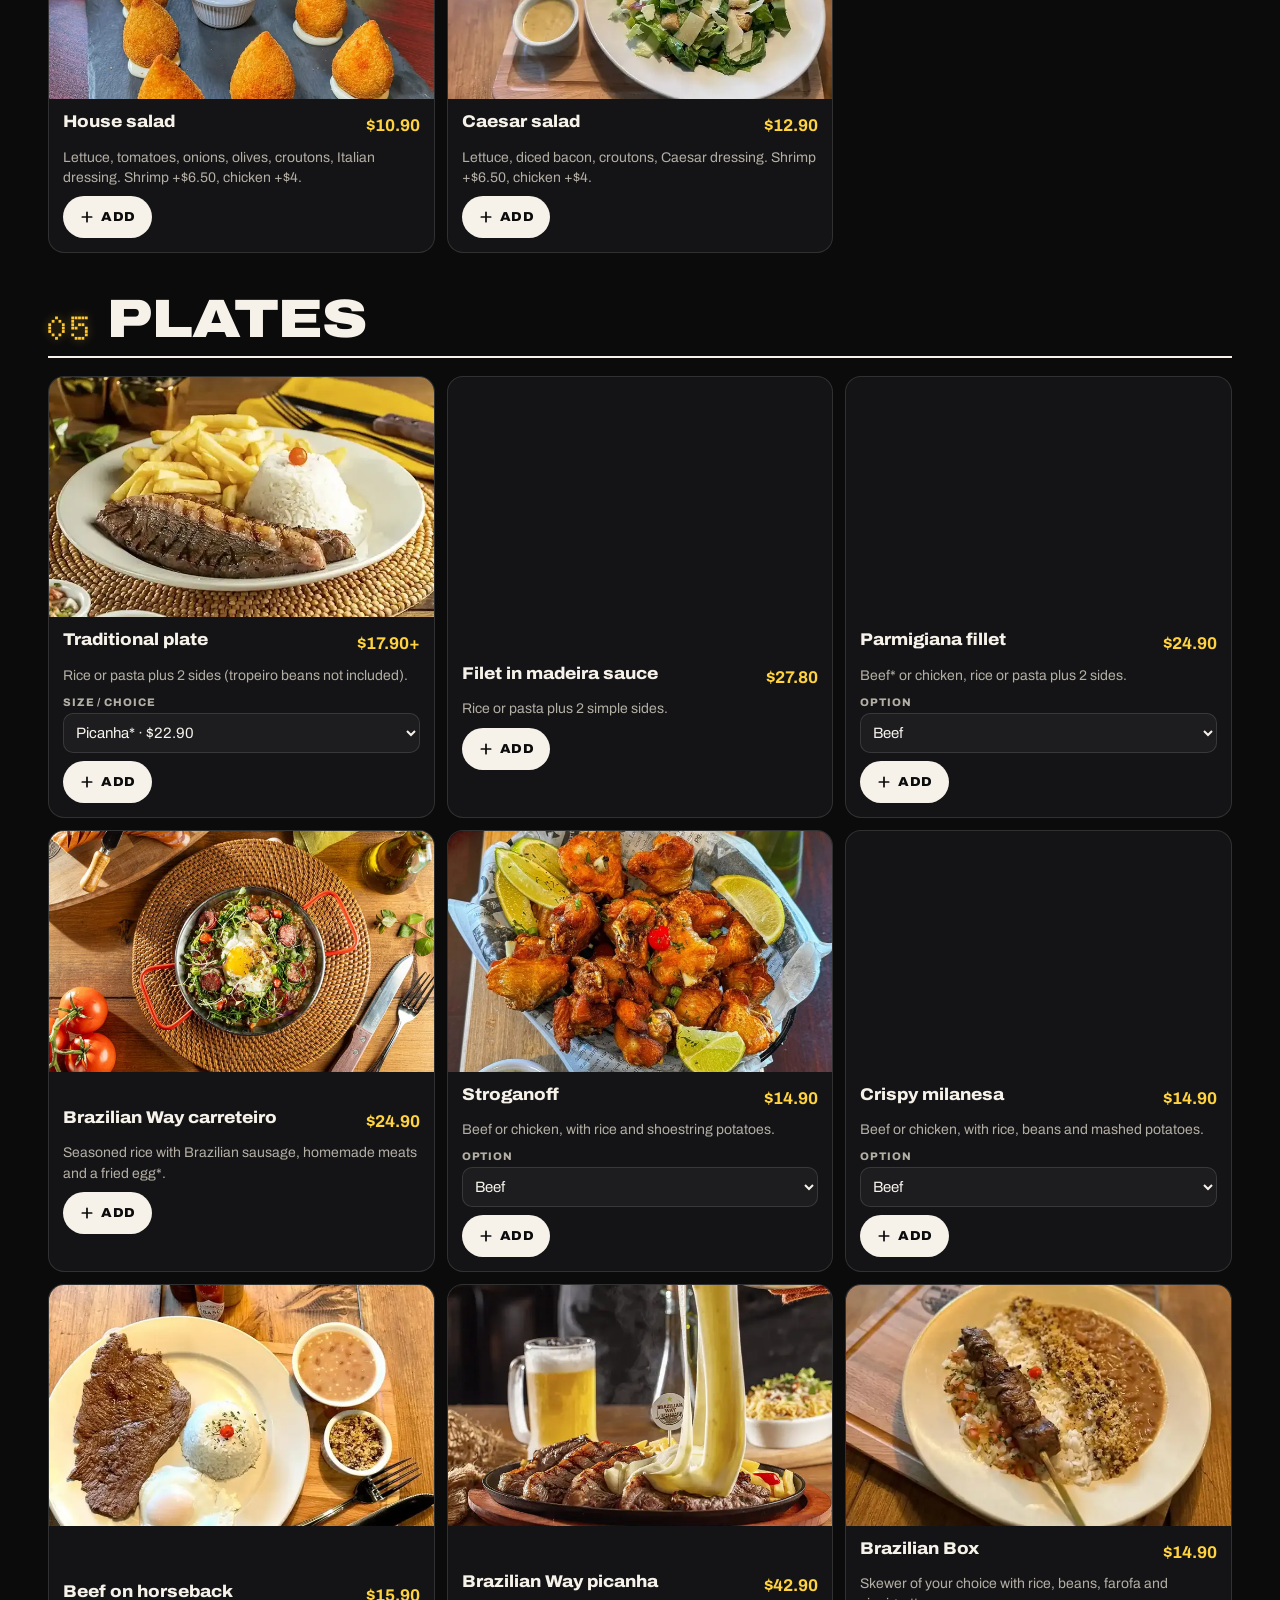
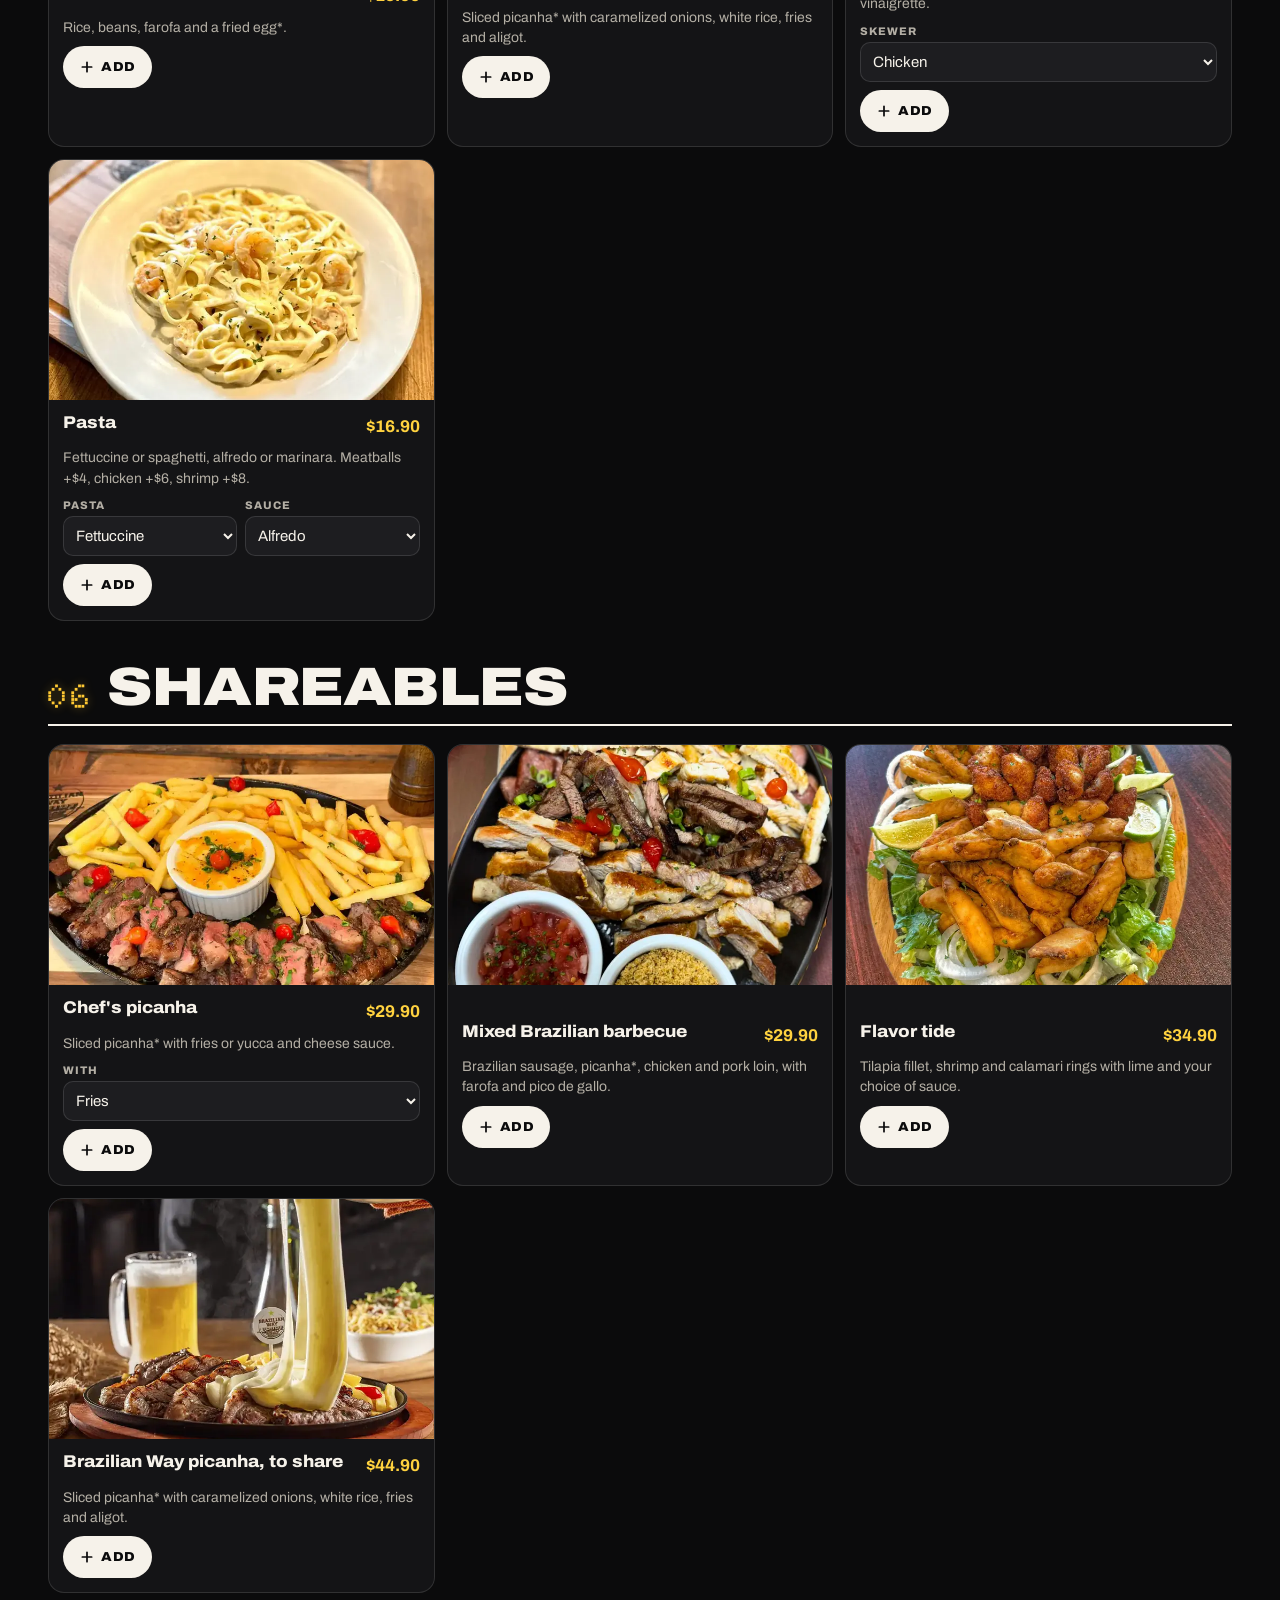
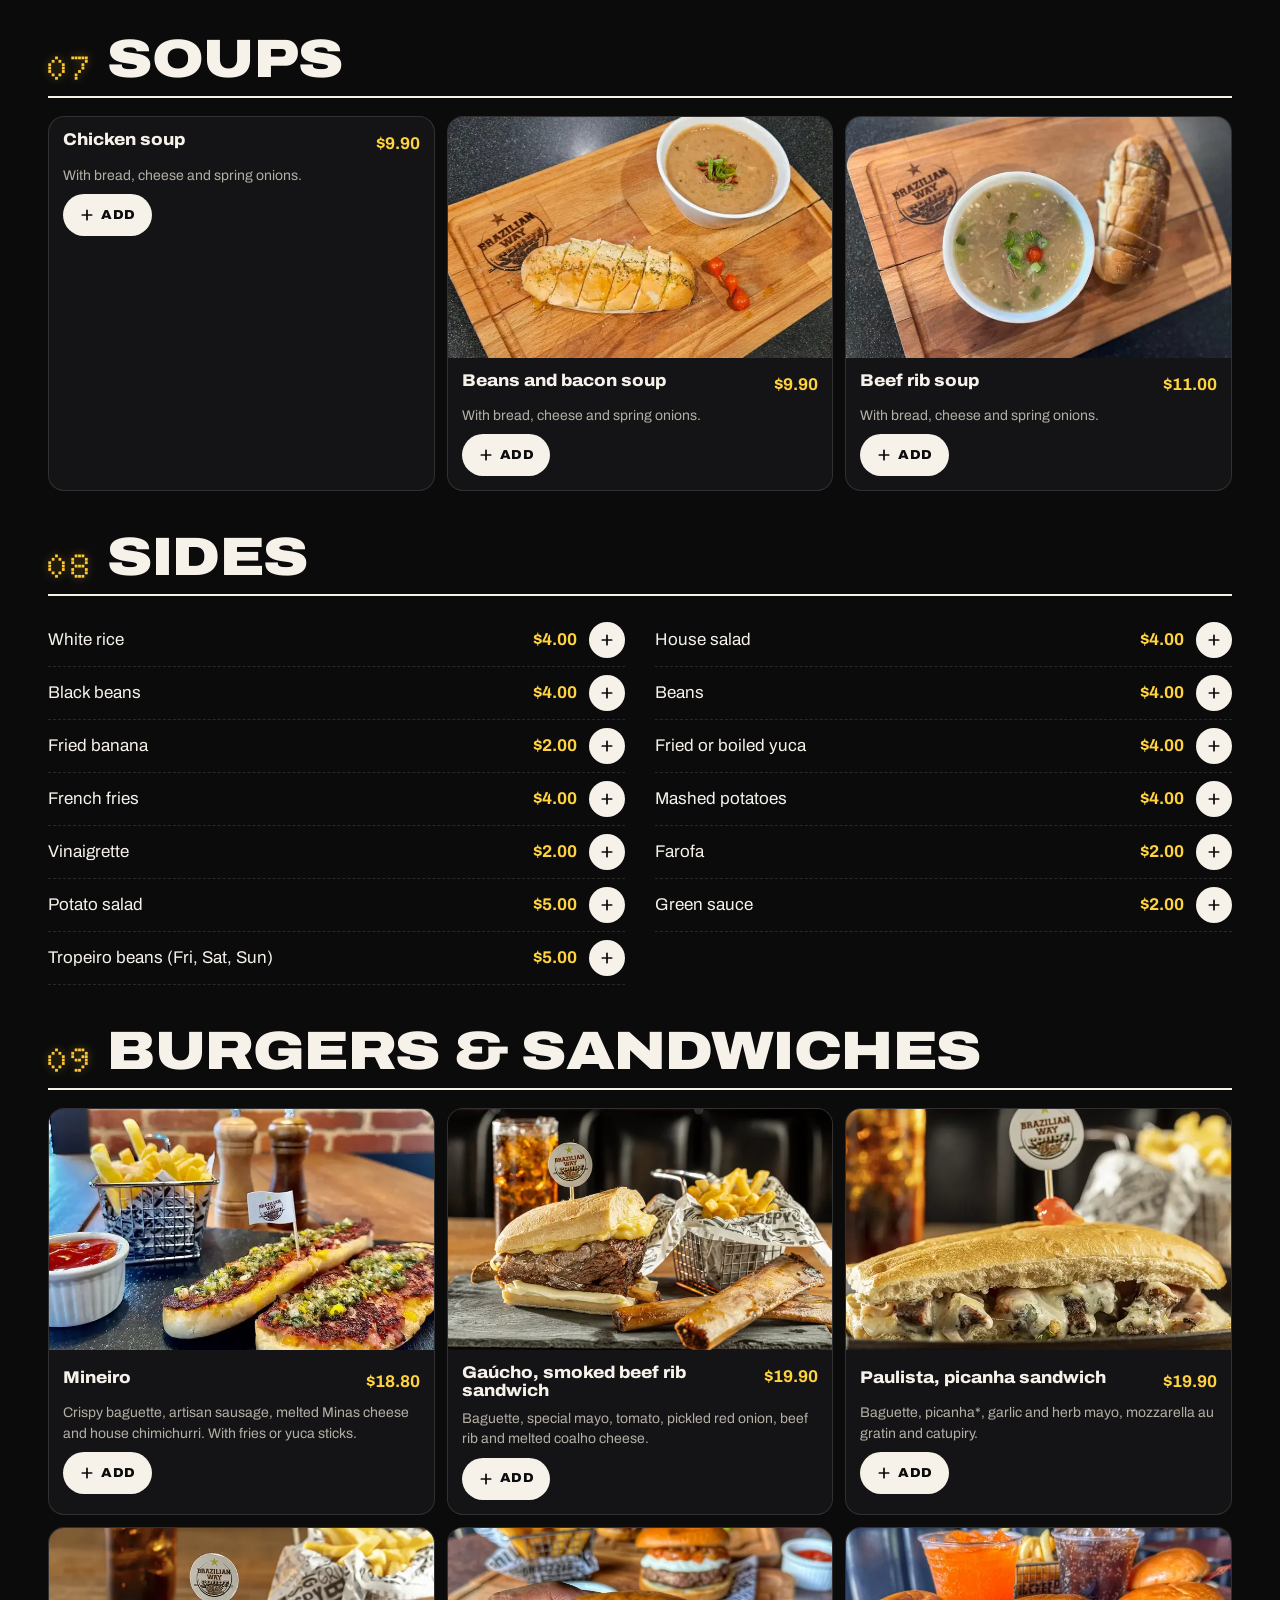
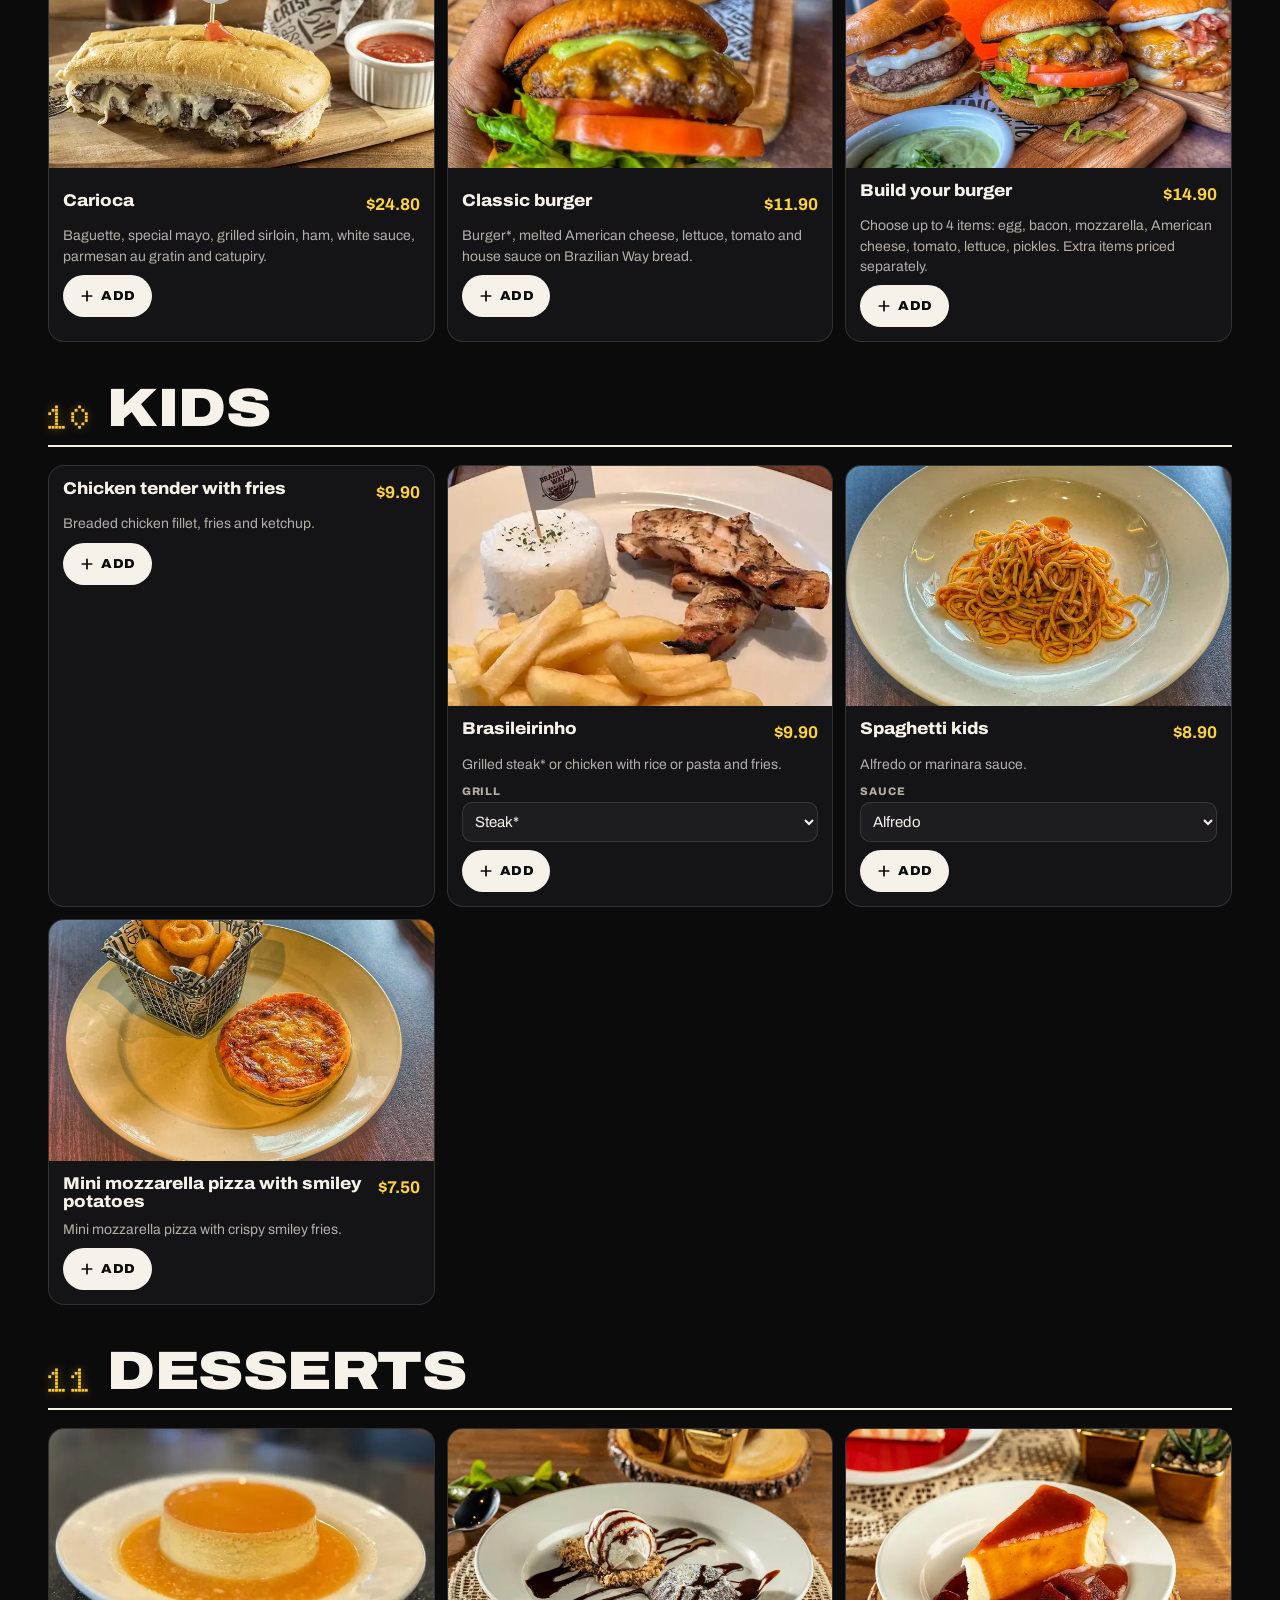
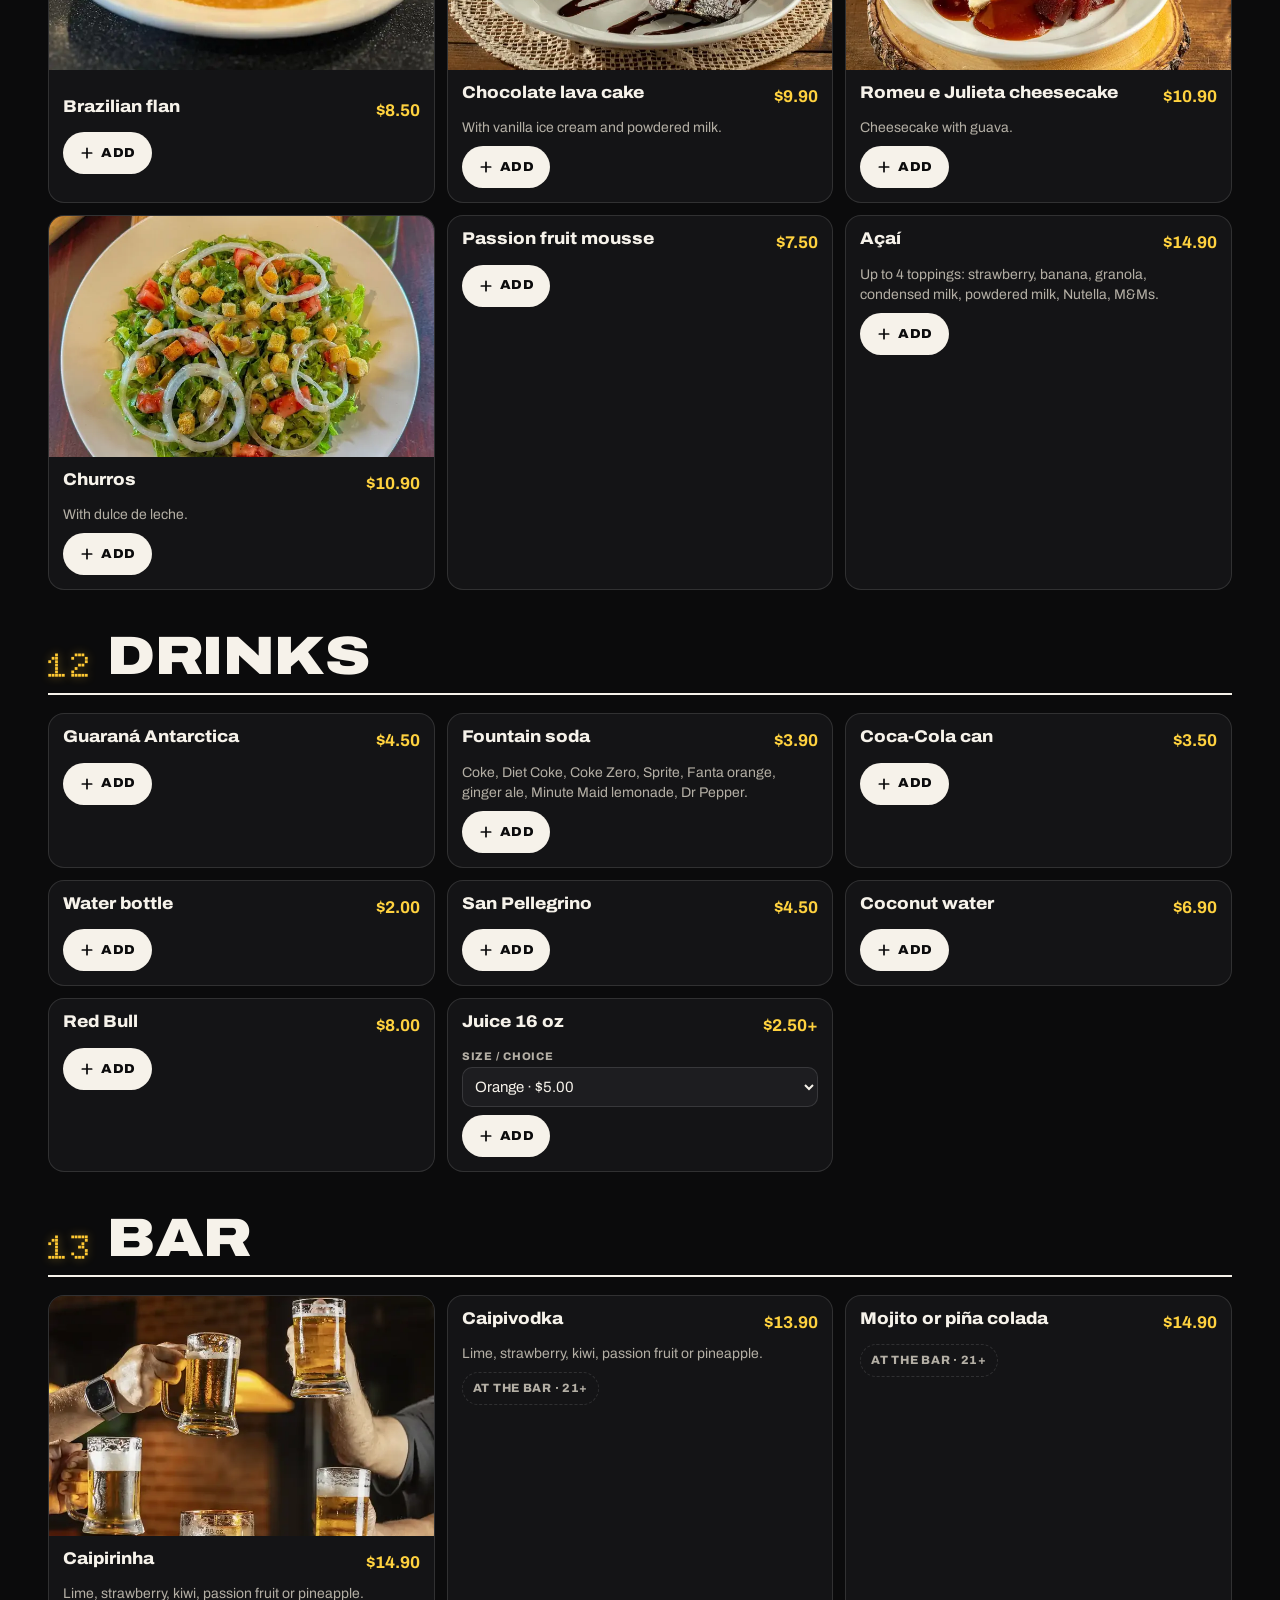
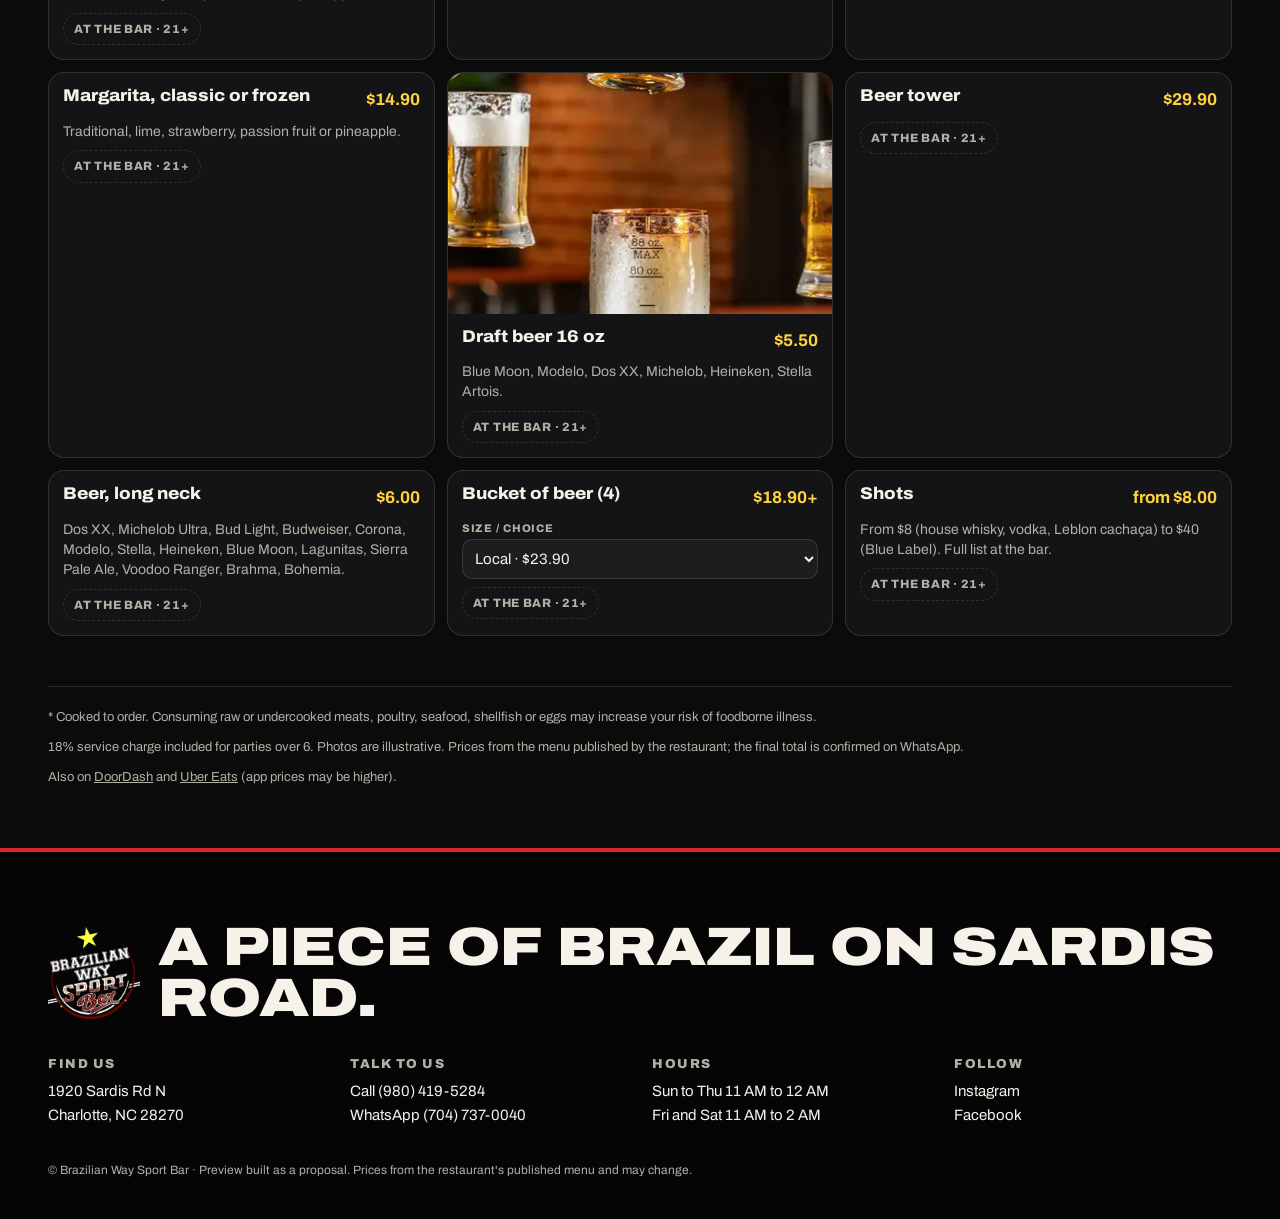
<file: menu.html>
<!doctype html>
<html lang="en">
<head>
<meta charset="utf-8">
<meta name="viewport" content="width=device-width, initial-scale=1, viewport-fit=cover">
<meta name="robots" content="noindex, nofollow">
<title>Menu | Brazilian Way, Charlotte</title>
<meta name="description" content="The full Brazilian Way menu, always online. Build your order and send it on WhatsApp.">
<meta name="theme-color" content="#0b0b0c">
<link rel="alternate" hreflang="pt-BR" href="pt/menu.html">
<link rel="icon" href="img/logo.png">
<link rel="preload" href="fonts/archivo.woff2" as="font" type="font/woff2" crossorigin>
<link rel="stylesheet" href="styles.css">
<script type="application/ld+json">{"@context":"https://schema.org","@type":["Restaurant","BarOrPub"],"name":"Brazilian Way Sport Bar","servesCuisine":["Brazilian"],"address":{"@type":"PostalAddress","streetAddress":"1920 Sardis Rd N","addressLocality":"Charlotte","addressRegion":"NC","postalCode":"28270","addressCountry":"US"},"telephone":"+1-980-419-5284","priceRange":"$$","sameAs":["https://www.instagram.com/brazilianwaycharlotte/","https://www.facebook.com/brazilianwaysportbar/"],"openingHoursSpecification":[{"@type":"OpeningHoursSpecification","dayOfWeek":["Sunday","Monday","Tuesday","Wednesday","Thursday"],"opens":"11:00","closes":"00:00"},{"@type":"OpeningHoursSpecification","dayOfWeek":["Friday","Saturday"],"opens":"11:00","closes":"02:00"}],"acceptsReservations":true,"hasMenu":"menu.html"}</script>
</head>
<body class="pg-menu">

<a class="skip" href="#main">Skip to content</a>
<div class="preview-tag" role="note">Design preview, not the official Brazilian Way website</div>
<header class="hd" id="hd">
  <a class="hd-logo" href="index.html" aria-label="Brazilian Way, home"><img src="img/logo.webp" alt="" width="64" height="64"></a>
  <nav class="hd-nav" aria-label="Main">
    <a href="menu.html" aria-current="page">Menu</a>
    <a href="index.html#lineup">Lineup</a>
    <a href="visit.html" >Visit</a>
  </nav>
  <div class="hd-right">
    <a class="led-pill" href="visit.html#hours" data-status><i class="dot"></i><span data-status-short>Hours</span></a>
    <a class="lang" href="pt/menu.html" hreflang="pt-BR" lang="pt-BR" aria-label="Ver em português">PT</a>
    <button class="sheet-btn" type="button" data-open-sheet aria-label="Your order"><svg viewBox="0 0 24 24" aria-hidden="true"><path d="M8 3 3 6l2 4 2-1v12h10V9l2 1 2-4-5-3a4 4 0 0 1-8 0Z" fill="none" stroke="currentColor" stroke-width="1.8" stroke-linejoin="round"/></svg><span class="sheet-count" data-count>0</span></button>
    <button class="burger" type="button" aria-expanded="false" aria-controls="mnav" aria-label="Open menu"><i></i><i></i></button>
  </div>
</header>
<div class="mnav" id="mnav" hidden>
  <nav aria-label="Mobile">
    <a href="index.html">Home</a>
    <a href="menu.html">Menu</a>
    <a href="index.html#lineup">The lineup</a>
    <a href="visit.html">Visit & hours</a>
  </nav>
  <div class="mnav-ctas">
    <a class="btn btn-wa" href="https://wa.me/17047370040?text=Hi%20Brazilian%20Way!%20I%20found%20you%20on%20your%20website." target="_blank" rel="noopener"><svg viewBox="0 0 24 24" aria-hidden="true"><path fill="currentColor" d="M12 2.2A9.7 9.7 0 0 0 3.6 16.8L2.3 21.7l5-1.3A9.7 9.7 0 1 0 12 2.2Zm0 17.7a8 8 0 0 1-4.1-1.1l-.3-.2-3 .8.8-2.9-.2-.3A8 8 0 1 1 12 19.9Zm4.4-6c-.2-.1-1.4-.7-1.7-.8-.2-.1-.4-.1-.5.1l-.8 1c-.1.2-.3.2-.5.1a6.6 6.6 0 0 1-3.3-2.9c-.2-.4.2-.4.7-1.3.1-.2 0-.3 0-.4l-.8-1.8c-.2-.5-.4-.4-.5-.4h-.5a.9.9 0 0 0-.7.3 2.8 2.8 0 0 0-.9 2.1 4.9 4.9 0 0 0 1 2.6 11.2 11.2 0 0 0 4.3 3.8c1.6.7 2.2.7 3 .6a2.6 2.6 0 0 0 1.7-1.2 2.1 2.1 0 0 0 .2-1.2c-.1-.1-.3-.2-.5-.3Z"/></svg>WhatsApp</a>
    <a class="btn btn-ghost" href="tel:+19804195284"><svg viewBox="0 0 24 24" aria-hidden="true"><path d="M6.6 3.5 9 3l2 4.6-2 1.6a13 13 0 0 0 5.8 5.8l1.6-2 4.6 2-.5 2.4c-.2 1-1 1.7-2 1.6C10.7 18.7 5.3 13.3 5 5.5c-.1-1 .6-1.8 1.6-2Z" fill="none" stroke="currentColor" stroke-width="1.9" stroke-linejoin="round"/></svg>(980) 419-5284</a>
  </div>
</div>

<main id="main" class="menu-page">
  <section class="m-hero" id="order">
    <div class="m-hero-in">
      <p class="kicker led">Always online</p>
      <h1>The menu</h1>
      <p class="m-lead">Tap <b>Add</b> on any dish. Your order builds up like a team sheet and goes to the restaurant's WhatsApp with one tap. Pickup or delivery.</p>
      <ol class="how">
        <li><span class="led">1</span>Pick dishes</li>
        <li><span class="led">2</span>Review the sheet</li>
        <li><span class="led">3</span>Send on WhatsApp</li>
      </ol>
    </div>
  </section>
  <div class="m-tools" id="m-tools">
    <label class="m-search"><svg viewBox="0 0 24 24" aria-hidden="true"><circle cx="11" cy="11" r="6.5" fill="none" stroke="currentColor" stroke-width="2"/><path d="m16 16 4.5 4.5" stroke="currentColor" stroke-width="2" stroke-linecap="round"/></svg><span class="sr">Search the menu</span><input type="search" data-search-input placeholder="Search: picanha, coxinha, pastel..."></label>
    <nav class="chips" aria-label="Menu sections" data-chips><a href="#today" data-chip="today"><span class="led">01</span>Dish of the day</a><a href="#apps" data-chip="apps"><span class="led">02</span>Appetizers</a><a href="#skewers" data-chip="skewers"><span class="led">03</span>Skewers</a><a href="#salads" data-chip="salads"><span class="led">04</span>Salads</a><a href="#dishes" data-chip="dishes"><span class="led">05</span>Plates</a><a href="#share" data-chip="share"><span class="led">06</span>Shareables</a><a href="#soups" data-chip="soups"><span class="led">07</span>Soups</a><a href="#sides" data-chip="sides"><span class="led">08</span>Sides</a><a href="#burgers" data-chip="burgers"><span class="led">09</span>Burgers & sandwiches</a><a href="#kids" data-chip="kids"><span class="led">10</span>Kids</a><a href="#desserts" data-chip="desserts"><span class="led">11</span>Desserts</a><a href="#drinks" data-chip="drinks"><span class="led">12</span>Drinks</a><a href="#bar" data-chip="bar"><span class="led">13</span>Bar</a></nav>
  </div>
  <div class="m-body">
    <section class="mcat" id="today" aria-labelledby="h-today">
        <header class="mcat-hd"><span class="led mcat-no">01</span><h2 id="h-today">Dish of the day</h2><p>One special each day. Today is highlighted.</p></header>
        <div class="dishes"><article class="dish has-img" data-item="executivo" data-search="executive dish prato executivo tuesday to friday, 11 am to 5 pm. rice, beans, your choice of meat, french fries or salad. terça a sexta, das 11h às 17h. arroz, feijão, carne à escolha, batata frita ou salada.">
      <div class="dish-img"><img src="img/milanesa-s.webp" alt="Executive dish" loading="lazy" decoding="async" ></div>
      <div class="dish-body">
        <div class="dish-top"><h3>Executive dish</h3><b class="price">$14.90</b></div>
        <span class="tag">TUE · WED · THU · FRI</span><p>Tuesday to Friday, 11 AM to 5 PM. Rice, beans, your choice of meat, french fries or salad.</p>
        <div class="opts"><label class="opt"><span>Meat</span><select data-opt="0"><option>Picanha*</option><option>Pork loin</option><option>Chicken</option><option>Tilapia</option></select></label><label class="opt"><span>Side</span><select data-opt="1"><option>French fries</option><option>Salad</option></select></label></div>
        <button type="button" class="add" data-add="executivo" aria-label="Add Executive dish"><svg viewBox="0 0 24 24" aria-hidden="true"><path d="M12 5v14M5 12h14" stroke="currentColor" stroke-width="2.6" stroke-linecap="round"/></svg><span>Add</span></button>
      </div>
    </article><article class="dish" data-item="feijoada" data-search="complete feijoada feijoada completa saturday. white rice, kale, farofa, vinaigrette, orange and pork cracklings. sábado. arroz branco, couve, farofa, vinagrete, laranja e pururuca.">
      
      <div class="dish-body">
        <div class="dish-top"><h3>Complete feijoada</h3><b class="price">$21.90</b></div>
        <span class="tag">SAT</span><p>Saturday. White rice, kale, farofa, vinaigrette, orange and pork cracklings.</p>
        
        <button type="button" class="add" data-add="feijoada" aria-label="Add Complete feijoada"><svg viewBox="0 0 24 24" aria-hidden="true"><path d="M12 5v14M5 12h14" stroke="currentColor" stroke-width="2.6" stroke-linecap="round"/></svg><span>Add</span></button>
      </div>
    </article><article class="dish" data-item="costela" data-search="beef ribs for two costela para dois sunday. served for two with a generous portion of rice, beans, fries and cassava. domingo. servida para duas pessoas, com porção generosa de arroz, feijão, batata frita e mandioca.">
      
      <div class="dish-body">
        <div class="dish-top"><h3>Beef ribs for two</h3><b class="price">$44.90</b></div>
        <span class="tag">SUN</span><p>Sunday. Served for two with a generous portion of rice, beans, fries and cassava.</p>
        
        <button type="button" class="add" data-add="costela" aria-label="Add Beef ribs for two"><svg viewBox="0 0 24 24" aria-hidden="true"><path d="M12 5v14M5 12h14" stroke="currentColor" stroke-width="2.6" stroke-linecap="round"/></svg><span>Add</span></button>
      </div>
    </article></div>
      </section><section class="mcat" id="apps" aria-labelledby="h-apps">
        <header class="mcat-hd"><span class="led mcat-no">02</span><h2 id="h-apps">Appetizers</h2></header>
        <div class="dishes"><article class="dish has-img" data-item="bolinho" data-search="beef rib croquettes (8) bolinho de costela com queijo (8) beef rib bites stuffed with cheese, with homemade sauces. servido com catupiry e pimenta biquinho.">
      <div class="dish-img"><img src="img/bolinho-costela-s.webp" alt="Beef rib croquettes (8)" loading="lazy" decoding="async" ></div>
      <div class="dish-body">
        <div class="dish-top"><h3>Beef rib croquettes (8)</h3><b class="price">$13.90+</b></div>
        <p>Beef rib bites stuffed with cheese, with homemade sauces.</p>
        <div class="opts"><label class="opt"><span>Size / choice</span><select data-var><option value="0">Full · $21.90</option><option value="1">Half · $13.90</option></select></label></div>
        <button type="button" class="add" data-add="bolinho" aria-label="Add Beef rib croquettes (8)"><svg viewBox="0 0 24 24" aria-hidden="true"><path d="M12 5v14M5 12h14" stroke="currentColor" stroke-width="2.6" stroke-linecap="round"/></svg><span>Add</span></button>
      </div>
    </article><article class="dish has-img" data-item="coxinha" data-search="coxinha, chicken croquettes (10) coxinha de frango (10) served with catupiry and homemade sauces. servida com molho da casa.">
      <div class="dish-img"><img src="img/coxinha-s.webp" alt="Coxinha, chicken croquettes (10)" loading="lazy" decoding="async" ></div>
      <div class="dish-body">
        <div class="dish-top"><h3>Coxinha, chicken croquettes (10)</h3><b class="price">$11.90+</b></div>
        <p>Served with catupiry and homemade sauces.</p>
        <div class="opts"><label class="opt"><span>Size / choice</span><select data-var><option value="0">Full · $18.90</option><option value="1">Half · $11.90</option></select></label></div>
        <button type="button" class="add" data-add="coxinha" aria-label="Add Coxinha, chicken croquettes (10)"><svg viewBox="0 0 24 24" aria-hidden="true"><path d="M12 5v14M5 12h14" stroke="currentColor" stroke-width="2.6" stroke-linecap="round"/></svg><span>Add</span></button>
      </div>
    </article><article class="dish has-img" data-item="isca" data-search="fish sticks isca de peixe with homemade sauces. servida com molho da casa.">
      <div class="dish-img"><img src="img/isca-peixe-s.webp" alt="Fish sticks" loading="lazy" decoding="async" ></div>
      <div class="dish-body">
        <div class="dish-top"><h3>Fish sticks</h3><b class="price">$19.90</b></div>
        <p>With homemade sauces.</p>
        
        <button type="button" class="add" data-add="isca" aria-label="Add Fish sticks"><svg viewBox="0 0 24 24" aria-hidden="true"><path d="M12 5v14M5 12h14" stroke="currentColor" stroke-width="2.6" stroke-linecap="round"/></svg><span>Add</span></button>
      </div>
    </article><article class="dish" data-item="torresmo" data-search="torresmo de rolo, fried pork belly roll torresmo de rolo with chili and lime jelly. chopped with yucca or fries +$5, half and half +$7. com geleia de pimenta e limão. picado com mandioca ou batata +$5, meio a meio +$7.">
      
      <div class="dish-body">
        <div class="dish-top"><h3>Torresmo de rolo, fried pork belly roll</h3><b class="price">$24.90</b></div>
        <p>With chili and lime jelly. Chopped with yucca or fries +$5, half and half +$7.</p>
        
        <button type="button" class="add" data-add="torresmo" aria-label="Add Torresmo de rolo, fried pork belly roll"><svg viewBox="0 0 24 24" aria-hidden="true"><path d="M12 5v14M5 12h14" stroke="currentColor" stroke-width="2.6" stroke-linecap="round"/></svg><span>Add</span></button>
      </div>
    </article><article class="dish has-img" data-item="pastel" data-search="brazilian way pastel (4) pastel brazilian way (4) beef, cheese or chicken with catupiry, with homemade sauce and pico de gallo. carne, queijo ou frango com catupiry, com molho da casa e vinagrete.">
      <div class="dish-img"><img src="img/pasteis-s.webp" alt="Brazilian Way pastel (4)" loading="lazy" decoding="async" ></div>
      <div class="dish-body">
        <div class="dish-top"><h3>Brazilian Way pastel (4)</h3><b class="price">$12.90</b></div>
        <p>Beef, cheese or chicken with catupiry, with homemade sauce and pico de gallo.</p>
        <div class="opts"><label class="opt"><span>Filling</span><select data-opt="0"><option>Beef</option><option>Cheese</option><option>Chicken with catupiry</option></select></label></div>
        <button type="button" class="add" data-add="pastel" aria-label="Add Brazilian Way pastel (4)"><svg viewBox="0 0 24 24" aria-hidden="true"><path d="M12 5v14M5 12h14" stroke="currentColor" stroke-width="2.6" stroke-linecap="round"/></svg><span>Add</span></button>
      </div>
    </article><article class="dish has-img" data-item="loaded" data-search="loaded fries batata com queijo e bacon french fries au gratin with diced bacon and cheese. batata frita com queijo gratinado e cubinhos de bacon.">
      <div class="dish-img"><img src="img/loaded-fries-s.webp" alt="Loaded fries" loading="lazy" decoding="async" ></div>
      <div class="dish-body">
        <div class="dish-top"><h3>Loaded fries</h3><b class="price">$18.90</b></div>
        <p>French fries au gratin with diced bacon and cheese.</p>
        
        <button type="button" class="add" data-add="loaded" aria-label="Add Loaded fries"><svg viewBox="0 0 24 24" aria-hidden="true"><path d="M12 5v14M5 12h14" stroke="currentColor" stroke-width="2.6" stroke-linecap="round"/></svg><span>Add</span></button>
      </div>
    </article><article class="dish" data-item="lula" data-search="fried calamari rings anéis de lula empanados lightly breaded, with a zesty dipping sauce. empanados e dourados, com molho de acompanhamento.">
      
      <div class="dish-body">
        <div class="dish-top"><h3>Fried calamari rings</h3><b class="price">$21.90</b></div>
        <p>Lightly breaded, with a zesty dipping sauce.</p>
        
        <button type="button" class="add" data-add="lula" aria-label="Add Fried calamari rings"><svg viewBox="0 0 24 24" aria-hidden="true"><path d="M12 5v14M5 12h14" stroke="currentColor" stroke-width="2.6" stroke-linecap="round"/></svg><span>Add</span></button>
      </div>
    </article><article class="dish has-img" data-item="mandioca" data-search="fried yucca mandioca frita with homemade sauce. com molho da casa.">
      <div class="dish-img"><img src="img/mandioca-s.webp" alt="Fried yucca" loading="lazy" decoding="async" ></div>
      <div class="dish-body">
        <div class="dish-top"><h3>Fried yucca</h3><b class="price">$12.90</b></div>
        <p>With homemade sauce.</p>
        
        <button type="button" class="add" data-add="mandioca" aria-label="Add Fried yucca"><svg viewBox="0 0 24 24" aria-hidden="true"><path d="M12 5v14M5 12h14" stroke="currentColor" stroke-width="2.6" stroke-linecap="round"/></svg><span>Add</span></button>
      </div>
    </article><article class="dish has-img" data-item="passarinho" data-search="chicken bites frango à passarinho with homemade sauce and sliced garlic. com molho da casa e alho laminado.">
      <div class="dish-img"><img src="img/chicken-bites-s.webp" alt="Chicken bites" loading="lazy" decoding="async" ></div>
      <div class="dish-body">
        <div class="dish-top"><h3>Chicken bites</h3><b class="price">$19.90</b></div>
        <p>With homemade sauce and sliced garlic.</p>
        
        <button type="button" class="add" data-add="passarinho" aria-label="Add Chicken bites"><svg viewBox="0 0 24 24" aria-hidden="true"><path d="M12 5v14M5 12h14" stroke="currentColor" stroke-width="2.6" stroke-linecap="round"/></svg><span>Add</span></button>
      </div>
    </article><article class="dish has-img" data-item="bolinha" data-search="cheese balls bolinha de queijo crispy outside, melted cheese inside, with homemade sauce. crocante por fora, recheada de queijo derretido, com molho da casa.">
      <div class="dish-img"><img src="img/bolinha-queijo-s.webp" alt="Cheese balls" loading="lazy" decoding="async" ></div>
      <div class="dish-body">
        <div class="dish-top"><h3>Cheese balls</h3><b class="price">$12.90</b></div>
        <p>Crispy outside, melted cheese inside, with homemade sauce.</p>
        
        <button type="button" class="add" data-add="bolinha" aria-label="Add Cheese balls"><svg viewBox="0 0 24 24" aria-hidden="true"><path d="M12 5v14M5 12h14" stroke="currentColor" stroke-width="2.6" stroke-linecap="round"/></svg><span>Add</span></button>
      </div>
    </article><article class="dish has-img" data-item="almondega" data-search="meatballs (10) almôndegas (10) handmade, topped with grated cheese, with a golden breadstick. artesanais, cobertas com queijo ralado, com pão dourado.">
      <div class="dish-img"><img src="img/almondegas-s.webp" alt="Meatballs (10)" loading="lazy" decoding="async" ></div>
      <div class="dish-body">
        <div class="dish-top"><h3>Meatballs (10)</h3><b class="price">$14.90</b></div>
        <p>Handmade, topped with grated cheese, with a golden breadstick.</p>
        
        <button type="button" class="add" data-add="almondega" aria-label="Add Meatballs (10)"><svg viewBox="0 0 24 24" aria-hidden="true"><path d="M12 5v14M5 12h14" stroke="currentColor" stroke-width="2.6" stroke-linecap="round"/></svg><span>Add</span></button>
      </div>
    </article><article class="dish has-img" data-item="mountain" data-search="brazilian way mountain brazilian way mountain crispy chicken tenders over fries with bacon, melted cheese, scallions and house sauce. tender de frango crocante com batata frita, bacon, queijo gratinado, cebolinha e molho da casa.">
      <div class="dish-img"><img src="img/mountain-s.webp" alt="Brazilian Way Mountain" loading="lazy" decoding="async" ></div>
      <div class="dish-body">
        <div class="dish-top"><h3>Brazilian Way Mountain</h3><b class="price">$22.90</b></div>
        <p>Crispy chicken tenders over fries with bacon, melted cheese, scallions and house sauce.</p>
        
        <button type="button" class="add" data-add="mountain" aria-label="Add Brazilian Way Mountain"><svg viewBox="0 0 24 24" aria-hidden="true"><path d="M12 5v14M5 12h14" stroke="currentColor" stroke-width="2.6" stroke-linecap="round"/></svg><span>Add</span></button>
      </div>
    </article><article class="dish has-img" data-item="mozz" data-search="mozzarella sticks sticks de mussarela with marinara sauce. com molho marinara.">
      <div class="dish-img"><img src="img/mozzarella-sticks-s.webp" alt="Mozzarella sticks" loading="lazy" decoding="async" ></div>
      <div class="dish-body">
        <div class="dish-top"><h3>Mozzarella sticks</h3><b class="price">$9.90</b></div>
        <p>With marinara sauce.</p>
        
        <button type="button" class="add" data-add="mozz" aria-label="Add Mozzarella sticks"><svg viewBox="0 0 24 24" aria-hidden="true"><path d="M12 5v14M5 12h14" stroke="currentColor" stroke-width="2.6" stroke-linecap="round"/></svg><span>Add</span></button>
      </div>
    </article><article class="dish" data-item="wings" data-search="chicken wings (12) chicken wings (12) your choice of sauce. com molho à escolha.">
      
      <div class="dish-body">
        <div class="dish-top"><h3>Chicken wings (12)</h3><b class="price">$14.90</b></div>
        <p>Your choice of sauce.</p>
        <div class="opts"><label class="opt"><span>Sauce</span><select data-opt="0"><option>Buffalo</option><option>Barbecue</option><option>Blue cheese</option><option>Ranch</option><option>Teriyaki</option><option>Honey mustard</option></select></label></div>
        <button type="button" class="add" data-add="wings" aria-label="Add Chicken wings (12)"><svg viewBox="0 0 24 24" aria-hidden="true"><path d="M12 5v14M5 12h14" stroke="currentColor" stroke-width="2.6" stroke-linecap="round"/></svg><span>Add</span></button>
      </div>
    </article><article class="dish" data-item="dadinho" data-search="tapioca dice dadinho de tapioca with your choice of sauce. com molho à escolha.">
      
      <div class="dish-body">
        <div class="dish-top"><h3>Tapioca dice</h3><b class="price">$12.99</b></div>
        <p>With your choice of sauce.</p>
        
        <button type="button" class="add" data-add="dadinho" aria-label="Add Tapioca dice"><svg viewBox="0 0 24 24" aria-hidden="true"><path d="M12 5v14M5 12h14" stroke="currentColor" stroke-width="2.6" stroke-linecap="round"/></svg><span>Add</span></button>
      </div>
    </article><article class="dish" data-item="camarao" data-search="breaded shrimp camarão empanado with lemon and homemade sauce. com limão e molho verde.">
      
      <div class="dish-body">
        <div class="dish-top"><h3>Breaded shrimp</h3><b class="price">$15.90</b></div>
        <p>With lemon and homemade sauce.</p>
        
        <button type="button" class="add" data-add="camarao" aria-label="Add Breaded shrimp"><svg viewBox="0 0 24 24" aria-hidden="true"><path d="M12 5v14M5 12h14" stroke="currentColor" stroke-width="2.6" stroke-linecap="round"/></svg><span>Add</span></button>
      </div>
    </article><article class="dish pizza-card" data-item="pizza" data-search="pizza brazilian pizza pizza brasileira">
          <div class="dish-body"><div class="dish-top"><h3>Brazilian pizza</h3><b class="price">Ask</b></div>
          <p>Featured on the Brazilian Way Instagram. Flavors and prices are not on the published menu yet: ask on WhatsApp.</p>
          <a class="add add-ghost" href="https://wa.me/17047370040?text=Hi!%20Which%20Brazilian%20pizza%20flavors%20do%20you%20have%20today%2C%20and%20the%20prices%3F" target="_blank" rel="noopener"><svg viewBox="0 0 24 24" aria-hidden="true"><path fill="currentColor" d="M12 2.2A9.7 9.7 0 0 0 3.6 16.8L2.3 21.7l5-1.3A9.7 9.7 0 1 0 12 2.2Zm0 17.7a8 8 0 0 1-4.1-1.1l-.3-.2-3 .8.8-2.9-.2-.3A8 8 0 1 1 12 19.9Zm4.4-6c-.2-.1-1.4-.7-1.7-.8-.2-.1-.4-.1-.5.1l-.8 1c-.1.2-.3.2-.5.1a6.6 6.6 0 0 1-3.3-2.9c-.2-.4.2-.4.7-1.3.1-.2 0-.3 0-.4l-.8-1.8c-.2-.5-.4-.4-.5-.4h-.5a.9.9 0 0 0-.7.3 2.8 2.8 0 0 0-.9 2.1 4.9 4.9 0 0 0 1 2.6 11.2 11.2 0 0 0 4.3 3.8c1.6.7 2.2.7 3 .6a2.6 2.6 0 0 0 1.7-1.2 2.1 2.1 0 0 0 .2-1.2c-.1-.1-.3-.2-.5-.3Z"/></svg><span>Ask the flavors</span></a></div></article></div>
      </section><section class="mcat" id="skewers" aria-labelledby="h-skewers">
        <header class="mcat-hd"><span class="led mcat-no">03</span><h2 id="h-skewers">Skewers</h2></header>
        <div class="dishes"><article class="dish has-img" data-item="espeto" data-search="brazilian skewer (1) espetinho (1) with farofa and pico de gallo. com farofa e vinagrete.">
      <div class="dish-img"><img src="img/espetinho-s.webp" alt="Brazilian skewer (1)" loading="lazy" decoding="async" ></div>
      <div class="dish-body">
        <div class="dish-top"><h3>Brazilian skewer (1)</h3><b class="price">$6.50</b></div>
        <p>With farofa and pico de gallo.</p>
        <div class="opts"><label class="opt"><span>Skewer</span><select data-opt="0"><option>Chicken</option><option>Beef*</option><option>Chicken hearts</option></select></label></div>
        <button type="button" class="add" data-add="espeto" aria-label="Add Brazilian skewer (1)"><svg viewBox="0 0 24 24" aria-hidden="true"><path d="M12 5v14M5 12h14" stroke="currentColor" stroke-width="2.6" stroke-linecap="round"/></svg><span>Add</span></button>
      </div>
    </article><article class="dish" data-item="espeto-bacon" data-search="chicken &amp; bacon skewer (1) espetinho de frango com bacon (1) with farofa and pico de gallo. com farofa e vinagrete.">
      
      <div class="dish-body">
        <div class="dish-top"><h3>Chicken &amp; bacon skewer (1)</h3><b class="price">$7.50</b></div>
        <p>With farofa and pico de gallo.</p>
        
        <button type="button" class="add" data-add="espeto-bacon" aria-label="Add Chicken &amp; bacon skewer (1)"><svg viewBox="0 0 24 24" aria-hidden="true"><path d="M12 5v14M5 12h14" stroke="currentColor" stroke-width="2.6" stroke-linecap="round"/></svg><span>Add</span></button>
      </div>
    </article><article class="dish" data-item="espeto-linguica" data-search="sausage skewer (1) espetinho de linguiça (1) with farofa and pico de gallo. com farofa e vinagrete.">
      
      <div class="dish-body">
        <div class="dish-top"><h3>Sausage skewer (1)</h3><b class="price">$7.50</b></div>
        <p>With farofa and pico de gallo.</p>
        
        <button type="button" class="add" data-add="espeto-linguica" aria-label="Add Sausage skewer (1)"><svg viewBox="0 0 24 24" aria-hidden="true"><path d="M12 5v14M5 12h14" stroke="currentColor" stroke-width="2.6" stroke-linecap="round"/></svg><span>Add</span></button>
      </div>
    </article><article class="dish has-img" data-item="espeto-carne" data-search="barbecue beef skewer (1) espetinho de carne (1) with farofa and pico de gallo. com farofa e vinagrete.">
      <div class="dish-img"><img src="img/espetinho-carne-s.webp" alt="Barbecue beef skewer (1)" loading="lazy" decoding="async" ></div>
      <div class="dish-body">
        <div class="dish-top"><h3>Barbecue beef skewer (1)</h3><b class="price">$6.50</b></div>
        <p>With farofa and pico de gallo.</p>
        
        <button type="button" class="add" data-add="espeto-carne" aria-label="Add Barbecue beef skewer (1)"><svg viewBox="0 0 24 24" aria-hidden="true"><path d="M12 5v14M5 12h14" stroke="currentColor" stroke-width="2.6" stroke-linecap="round"/></svg><span>Add</span></button>
      </div>
    </article></div>
      </section><section class="mcat" id="salads" aria-labelledby="h-salads">
        <header class="mcat-hd"><span class="led mcat-no">04</span><h2 id="h-salads">Salads</h2></header>
        <div class="dishes"><article class="dish has-img" data-item="house" data-search="house salad salada da casa lettuce, tomatoes, onions, olives, croutons, italian dressing. shrimp +$6.50, chicken +$4. alface, tomate, cebola, azeitona, croutons e molho italiano. camarão +$6,50, frango +$4.">
      <div class="dish-img"><img src="img/house-salad-s.webp" alt="House salad" loading="lazy" decoding="async" ></div>
      <div class="dish-body">
        <div class="dish-top"><h3>House salad</h3><b class="price">$10.90</b></div>
        <p>Lettuce, tomatoes, onions, olives, croutons, Italian dressing. Shrimp +$6.50, chicken +$4.</p>
        
        <button type="button" class="add" data-add="house" aria-label="Add House salad"><svg viewBox="0 0 24 24" aria-hidden="true"><path d="M12 5v14M5 12h14" stroke="currentColor" stroke-width="2.6" stroke-linecap="round"/></svg><span>Add</span></button>
      </div>
    </article><article class="dish has-img" data-item="caesar" data-search="caesar salad salada caesar lettuce, diced bacon, croutons, caesar dressing. shrimp +$6.50, chicken +$4. alface, bacon picado, croutons e molho caesar. camarão +$6,50, frango +$4.">
      <div class="dish-img"><img src="img/caesar-s.webp" alt="Caesar salad" loading="lazy" decoding="async" ></div>
      <div class="dish-body">
        <div class="dish-top"><h3>Caesar salad</h3><b class="price">$12.90</b></div>
        <p>Lettuce, diced bacon, croutons, Caesar dressing. Shrimp +$6.50, chicken +$4.</p>
        
        <button type="button" class="add" data-add="caesar" aria-label="Add Caesar salad"><svg viewBox="0 0 24 24" aria-hidden="true"><path d="M12 5v14M5 12h14" stroke="currentColor" stroke-width="2.6" stroke-linecap="round"/></svg><span>Add</span></button>
      </div>
    </article></div>
      </section><section class="mcat" id="dishes" aria-labelledby="h-dishes">
        <header class="mcat-hd"><span class="led mcat-no">05</span><h2 id="h-dishes">Plates</h2></header>
        <div class="dishes"><article class="dish has-img" data-item="tradicional" data-search="traditional plate prato tradicional rice or pasta plus 2 sides (tropeiro beans not included). arroz ou macarrão + 2 sides (exceto feijão tropeiro).">
      <div class="dish-img"><img src="img/picanha-trad-s.webp" alt="Traditional plate" loading="lazy" decoding="async" ></div>
      <div class="dish-body">
        <div class="dish-top"><h3>Traditional plate</h3><b class="price">$17.90+</b></div>
        <p>Rice or pasta plus 2 sides (tropeiro beans not included).</p>
        <div class="opts"><label class="opt"><span>Size / choice</span><select data-var><option value="0">Picanha* · $22.90</option><option value="1">Chicken fillet · $18.90</option><option value="2">Pork loin · $17.90</option><option value="3">Tilapia · $17.90</option></select></label></div>
        <button type="button" class="add" data-add="tradicional" aria-label="Add Traditional plate"><svg viewBox="0 0 24 24" aria-hidden="true"><path d="M12 5v14M5 12h14" stroke="currentColor" stroke-width="2.6" stroke-linecap="round"/></svg><span>Add</span></button>
      </div>
    </article><article class="dish has-img" data-item="madeira" data-search="filet in madeira sauce filet ao molho madeira rice or pasta plus 2 simple sides. arroz ou macarrão + 2 sides simples.">
      <div class="dish-img"><img src="img/filet-madeira-s.webp" alt="Filet in madeira sauce" loading="lazy" decoding="async" ></div>
      <div class="dish-body">
        <div class="dish-top"><h3>Filet in madeira sauce</h3><b class="price">$27.80</b></div>
        <p>Rice or pasta plus 2 simple sides.</p>
        
        <button type="button" class="add" data-add="madeira" aria-label="Add Filet in madeira sauce"><svg viewBox="0 0 24 24" aria-hidden="true"><path d="M12 5v14M5 12h14" stroke="currentColor" stroke-width="2.6" stroke-linecap="round"/></svg><span>Add</span></button>
      </div>
    </article><article class="dish has-img" data-item="parmegiana" data-search="parmigiana fillet filé à parmegiana beef* or chicken, rice or pasta plus 2 sides. carne* ou frango, arroz ou macarrão + 2 sides.">
      <div class="dish-img"><img src="img/parmegiana-s.webp" alt="Parmigiana fillet" loading="lazy" decoding="async" ></div>
      <div class="dish-body">
        <div class="dish-top"><h3>Parmigiana fillet</h3><b class="price">$24.90</b></div>
        <p>Beef* or chicken, rice or pasta plus 2 sides.</p>
        <div class="opts"><label class="opt"><span>Option</span><select data-opt="0"><option>Beef</option><option>Chicken</option></select></label></div>
        <button type="button" class="add" data-add="parmegiana" aria-label="Add Parmigiana fillet"><svg viewBox="0 0 24 24" aria-hidden="true"><path d="M12 5v14M5 12h14" stroke="currentColor" stroke-width="2.6" stroke-linecap="round"/></svg><span>Add</span></button>
      </div>
    </article><article class="dish has-img" data-item="carreteiro" data-search="brazilian way carreteiro carreteiro brazilian way seasoned rice with brazilian sausage, homemade meats and a fried egg*. arroz com carne desfiada e temperos, servido com linguiça, couve e um ovo frito.">
      <div class="dish-img"><img src="img/carreteiro-s.webp" alt="Brazilian Way carreteiro" loading="lazy" decoding="async" ></div>
      <div class="dish-body">
        <div class="dish-top"><h3>Brazilian Way carreteiro</h3><b class="price">$24.90</b></div>
        <p>Seasoned rice with Brazilian sausage, homemade meats and a fried egg*.</p>
        
        <button type="button" class="add" data-add="carreteiro" aria-label="Add Brazilian Way carreteiro"><svg viewBox="0 0 24 24" aria-hidden="true"><path d="M12 5v14M5 12h14" stroke="currentColor" stroke-width="2.6" stroke-linecap="round"/></svg><span>Add</span></button>
      </div>
    </article><article class="dish has-img" data-item="strogonoff" data-search="stroganoff estrogonofe beef or chicken, with rice and shoestring potatoes. carne ou frango, com arroz e batata palha.">
      <div class="dish-img"><img src="img/stroganoff-s.webp" alt="Stroganoff" loading="lazy" decoding="async" ></div>
      <div class="dish-body">
        <div class="dish-top"><h3>Stroganoff</h3><b class="price">$14.90</b></div>
        <p>Beef or chicken, with rice and shoestring potatoes.</p>
        <div class="opts"><label class="opt"><span>Option</span><select data-opt="0"><option>Beef</option><option>Chicken</option></select></label></div>
        <button type="button" class="add" data-add="strogonoff" aria-label="Add Stroganoff"><svg viewBox="0 0 24 24" aria-hidden="true"><path d="M12 5v14M5 12h14" stroke="currentColor" stroke-width="2.6" stroke-linecap="round"/></svg><span>Add</span></button>
      </div>
    </article><article class="dish has-img" data-item="milanesa" data-search="crispy milanesa bife à milanesa beef or chicken, with rice, beans and mashed potatoes. frango ou carne, com arroz, feijão e purê de batata.">
      <div class="dish-img"><img src="img/frango-milanesa-s.webp" alt="Crispy milanesa" loading="lazy" decoding="async" ></div>
      <div class="dish-body">
        <div class="dish-top"><h3>Crispy milanesa</h3><b class="price">$14.90</b></div>
        <p>Beef or chicken, with rice, beans and mashed potatoes.</p>
        <div class="opts"><label class="opt"><span>Option</span><select data-opt="0"><option>Beef</option><option>Chicken</option></select></label></div>
        <button type="button" class="add" data-add="milanesa" aria-label="Add Crispy milanesa"><svg viewBox="0 0 24 24" aria-hidden="true"><path d="M12 5v14M5 12h14" stroke="currentColor" stroke-width="2.6" stroke-linecap="round"/></svg><span>Add</span></button>
      </div>
    </article><article class="dish has-img" data-item="cavalo" data-search="beef on horseback bife à cavalo rice, beans, farofa and a fried egg*. arroz branco, feijão, farofa e 1 ovo frito.">
      <div class="dish-img"><img src="img/bife-cavalo-s.webp" alt="Beef on horseback" loading="lazy" decoding="async" ></div>
      <div class="dish-body">
        <div class="dish-top"><h3>Beef on horseback</h3><b class="price">$15.90</b></div>
        <p>Rice, beans, farofa and a fried egg*.</p>
        
        <button type="button" class="add" data-add="cavalo" aria-label="Add Beef on horseback"><svg viewBox="0 0 24 24" aria-hidden="true"><path d="M12 5v14M5 12h14" stroke="currentColor" stroke-width="2.6" stroke-linecap="round"/></svg><span>Add</span></button>
      </div>
    </article><article class="dish has-img" data-item="picanha-bw-solo" data-search="brazilian way picanha picanha brazilian way sliced picanha* with caramelized onions, white rice, fries and aligot. picanha fatiada, cebolas caramelizadas, arroz branco, batata frita e aligot.">
      <div class="dish-img"><img src="img/picanha-bw-s.webp" alt="Brazilian Way picanha" loading="lazy" decoding="async" ></div>
      <div class="dish-body">
        <div class="dish-top"><h3>Brazilian Way picanha</h3><b class="price">$42.90</b></div>
        <p>Sliced picanha* with caramelized onions, white rice, fries and aligot.</p>
        
        <button type="button" class="add" data-add="picanha-bw-solo" aria-label="Add Brazilian Way picanha"><svg viewBox="0 0 24 24" aria-hidden="true"><path d="M12 5v14M5 12h14" stroke="currentColor" stroke-width="2.6" stroke-linecap="round"/></svg><span>Add</span></button>
      </div>
    </article><article class="dish has-img" data-item="box" data-search="brazilian box brazilian box skewer of your choice with rice, beans, farofa and vinaigrette. espetinho à escolha com arroz, feijão, farofa e vinagrete.">
      <div class="dish-img"><img src="img/box-s.webp" alt="Brazilian Box" loading="lazy" decoding="async" ></div>
      <div class="dish-body">
        <div class="dish-top"><h3>Brazilian Box</h3><b class="price">$14.90</b></div>
        <p>Skewer of your choice with rice, beans, farofa and vinaigrette.</p>
        <div class="opts"><label class="opt"><span>Skewer</span><select data-opt="0"><option>Chicken</option><option>Beef*</option><option>Chicken hearts</option><option>Chicken &amp; bacon</option></select></label></div>
        <button type="button" class="add" data-add="box" aria-label="Add Brazilian Box"><svg viewBox="0 0 24 24" aria-hidden="true"><path d="M12 5v14M5 12h14" stroke="currentColor" stroke-width="2.6" stroke-linecap="round"/></svg><span>Add</span></button>
      </div>
    </article><article class="dish has-img" data-item="massa" data-search="pasta massa fettuccine or spaghetti, alfredo or marinara. meatballs +$4, chicken +$6, shrimp +$8. fettuccine ou spaghetti, alfredo ou marinara. almôndegas +$4, frango +$6, camarão +$8.">
      <div class="dish-img"><img src="img/fettuccine-s.webp" alt="Pasta" loading="lazy" decoding="async" ></div>
      <div class="dish-body">
        <div class="dish-top"><h3>Pasta</h3><b class="price">$16.90</b></div>
        <p>Fettuccine or spaghetti, alfredo or marinara. Meatballs +$4, chicken +$6, shrimp +$8.</p>
        <div class="opts"><label class="opt"><span>Pasta</span><select data-opt="0"><option>Fettuccine</option><option>Spaghetti</option></select></label><label class="opt"><span>Sauce</span><select data-opt="1"><option>Alfredo</option><option>Marinara</option></select></label></div>
        <button type="button" class="add" data-add="massa" aria-label="Add Pasta"><svg viewBox="0 0 24 24" aria-hidden="true"><path d="M12 5v14M5 12h14" stroke="currentColor" stroke-width="2.6" stroke-linecap="round"/></svg><span>Add</span></button>
      </div>
    </article></div>
      </section><section class="mcat" id="share" aria-labelledby="h-share">
        <header class="mcat-hd"><span class="led mcat-no">06</span><h2 id="h-share">Shareables</h2></header>
        <div class="dishes"><article class="dish has-img" data-item="picanha-moda" data-search="chef's picanha picanha à moda sliced picanha* with fries or yucca and cheese sauce. picanha fatiada com batata frita ou mandioca e molho cremoso de queijo.">
      <div class="dish-img"><img src="img/picanha-moda-s.webp" alt="Chef's picanha" loading="lazy" decoding="async" ></div>
      <div class="dish-body">
        <div class="dish-top"><h3>Chef's picanha</h3><b class="price">$29.90</b></div>
        <p>Sliced picanha* with fries or yucca and cheese sauce.</p>
        <div class="opts"><label class="opt"><span>With</span><select data-opt="0"><option>Fries</option><option>Yucca</option></select></label></div>
        <button type="button" class="add" data-add="picanha-moda" aria-label="Add Chef's picanha"><svg viewBox="0 0 24 24" aria-hidden="true"><path d="M12 5v14M5 12h14" stroke="currentColor" stroke-width="2.6" stroke-linecap="round"/></svg><span>Add</span></button>
      </div>
    </article><article class="dish has-img" data-item="misto" data-search="mixed brazilian barbecue churrasco misto brazilian sausage, picanha*, chicken and pork loin, with farofa and pico de gallo. linguiça, picanha, frango e lombo suíno, com vinagrete e farofa.">
      <div class="dish-img"><img src="img/churrasco-misto-s.webp" alt="Mixed Brazilian barbecue" loading="lazy" decoding="async" ></div>
      <div class="dish-body">
        <div class="dish-top"><h3>Mixed Brazilian barbecue</h3><b class="price">$29.90</b></div>
        <p>Brazilian sausage, picanha*, chicken and pork loin, with farofa and pico de gallo.</p>
        
        <button type="button" class="add" data-add="misto" aria-label="Add Mixed Brazilian barbecue"><svg viewBox="0 0 24 24" aria-hidden="true"><path d="M12 5v14M5 12h14" stroke="currentColor" stroke-width="2.6" stroke-linecap="round"/></svg><span>Add</span></button>
      </div>
    </article><article class="dish has-img" data-item="mare" data-search="flavor tide maré de sabor tilapia fillet, shrimp and calamari rings with lime and your choice of sauce. filé de tilápia, camarão e anéis de lula com limão e molho à escolha.">
      <div class="dish-img"><img src="img/mare-de-sabor-s.webp" alt="Flavor tide" loading="lazy" decoding="async" ></div>
      <div class="dish-body">
        <div class="dish-top"><h3>Flavor tide</h3><b class="price">$34.90</b></div>
        <p>Tilapia fillet, shrimp and calamari rings with lime and your choice of sauce.</p>
        
        <button type="button" class="add" data-add="mare" aria-label="Add Flavor tide"><svg viewBox="0 0 24 24" aria-hidden="true"><path d="M12 5v14M5 12h14" stroke="currentColor" stroke-width="2.6" stroke-linecap="round"/></svg><span>Add</span></button>
      </div>
    </article><article class="dish has-img" data-item="picanha-bw" data-search="brazilian way picanha, to share picanha brazilian way para compartilhar sliced picanha* with caramelized onions, white rice, fries and aligot. picanha fatiada, cebolas caramelizadas, arroz branco, batata frita e aligot.">
      <div class="dish-img"><img src="img/picanha-bw-s.webp" alt="Brazilian Way picanha, to share" loading="lazy" decoding="async" ></div>
      <div class="dish-body">
        <div class="dish-top"><h3>Brazilian Way picanha, to share</h3><b class="price">$44.90</b></div>
        <p>Sliced picanha* with caramelized onions, white rice, fries and aligot.</p>
        
        <button type="button" class="add" data-add="picanha-bw" aria-label="Add Brazilian Way picanha, to share"><svg viewBox="0 0 24 24" aria-hidden="true"><path d="M12 5v14M5 12h14" stroke="currentColor" stroke-width="2.6" stroke-linecap="round"/></svg><span>Add</span></button>
      </div>
    </article></div>
      </section><section class="mcat" id="soups" aria-labelledby="h-soups">
        <header class="mcat-hd"><span class="led mcat-no">07</span><h2 id="h-soups">Soups</h2></header>
        <div class="dishes"><article class="dish" data-item="caldo-frango" data-search="chicken soup caldo de frango with bread, cheese and spring onions. com pão, queijo e cebolinha.">
      
      <div class="dish-body">
        <div class="dish-top"><h3>Chicken soup</h3><b class="price">$9.90</b></div>
        <p>With bread, cheese and spring onions.</p>
        
        <button type="button" class="add" data-add="caldo-frango" aria-label="Add Chicken soup"><svg viewBox="0 0 24 24" aria-hidden="true"><path d="M12 5v14M5 12h14" stroke="currentColor" stroke-width="2.6" stroke-linecap="round"/></svg><span>Add</span></button>
      </div>
    </article><article class="dish has-img" data-item="caldo-feijao" data-search="beans and bacon soup caldo de feijão with bread, cheese and spring onions. com pão, queijo e cebolinha.">
      <div class="dish-img"><img src="img/caldo-feijao-s.webp" alt="Beans and bacon soup" loading="lazy" decoding="async" ></div>
      <div class="dish-body">
        <div class="dish-top"><h3>Beans and bacon soup</h3><b class="price">$9.90</b></div>
        <p>With bread, cheese and spring onions.</p>
        
        <button type="button" class="add" data-add="caldo-feijao" aria-label="Add Beans and bacon soup"><svg viewBox="0 0 24 24" aria-hidden="true"><path d="M12 5v14M5 12h14" stroke="currentColor" stroke-width="2.6" stroke-linecap="round"/></svg><span>Add</span></button>
      </div>
    </article><article class="dish has-img" data-item="caldo-costela" data-search="beef rib soup caldo de costela with bread, cheese and spring onions. com pão, queijo e cebolinha.">
      <div class="dish-img"><img src="img/caldo-costela-s.webp" alt="Beef rib soup" loading="lazy" decoding="async" ></div>
      <div class="dish-body">
        <div class="dish-top"><h3>Beef rib soup</h3><b class="price">$11.00</b></div>
        <p>With bread, cheese and spring onions.</p>
        
        <button type="button" class="add" data-add="caldo-costela" aria-label="Add Beef rib soup"><svg viewBox="0 0 24 24" aria-hidden="true"><path d="M12 5v14M5 12h14" stroke="currentColor" stroke-width="2.6" stroke-linecap="round"/></svg><span>Add</span></button>
      </div>
    </article></div>
      </section><section class="mcat" id="sides" aria-labelledby="h-sides">
        <header class="mcat-hd"><span class="led mcat-no">08</span><h2 id="h-sides">Sides</h2></header>
        <ul class="minis"><li class="mini" data-item="side0" data-search="white rice arroz branco"><span>White rice</span><b>$4.00</b><button type="button" class="add" data-add="side0" aria-label="Add White rice"><svg viewBox="0 0 24 24" aria-hidden="true"><path d="M12 5v14M5 12h14" stroke="currentColor" stroke-width="2.6" stroke-linecap="round"/></svg></button></li><li class="mini" data-item="side1" data-search="house salad salada da casa"><span>House salad</span><b>$4.00</b><button type="button" class="add" data-add="side1" aria-label="Add House salad"><svg viewBox="0 0 24 24" aria-hidden="true"><path d="M12 5v14M5 12h14" stroke="currentColor" stroke-width="2.6" stroke-linecap="round"/></svg></button></li><li class="mini" data-item="side2" data-search="black beans feijão preto"><span>Black beans</span><b>$4.00</b><button type="button" class="add" data-add="side2" aria-label="Add Black beans"><svg viewBox="0 0 24 24" aria-hidden="true"><path d="M12 5v14M5 12h14" stroke="currentColor" stroke-width="2.6" stroke-linecap="round"/></svg></button></li><li class="mini" data-item="side3" data-search="beans feijão carioca"><span>Beans</span><b>$4.00</b><button type="button" class="add" data-add="side3" aria-label="Add Beans"><svg viewBox="0 0 24 24" aria-hidden="true"><path d="M12 5v14M5 12h14" stroke="currentColor" stroke-width="2.6" stroke-linecap="round"/></svg></button></li><li class="mini" data-item="side4" data-search="fried banana banana frita"><span>Fried banana</span><b>$2.00</b><button type="button" class="add" data-add="side4" aria-label="Add Fried banana"><svg viewBox="0 0 24 24" aria-hidden="true"><path d="M12 5v14M5 12h14" stroke="currentColor" stroke-width="2.6" stroke-linecap="round"/></svg></button></li><li class="mini" data-item="side5" data-search="fried or boiled yuca mandioca frita ou cozida"><span>Fried or boiled yuca</span><b>$4.00</b><button type="button" class="add" data-add="side5" aria-label="Add Fried or boiled yuca"><svg viewBox="0 0 24 24" aria-hidden="true"><path d="M12 5v14M5 12h14" stroke="currentColor" stroke-width="2.6" stroke-linecap="round"/></svg></button></li><li class="mini" data-item="side6" data-search="french fries batata frita"><span>French fries</span><b>$4.00</b><button type="button" class="add" data-add="side6" aria-label="Add French fries"><svg viewBox="0 0 24 24" aria-hidden="true"><path d="M12 5v14M5 12h14" stroke="currentColor" stroke-width="2.6" stroke-linecap="round"/></svg></button></li><li class="mini" data-item="side7" data-search="mashed potatoes purê de batata"><span>Mashed potatoes</span><b>$4.00</b><button type="button" class="add" data-add="side7" aria-label="Add Mashed potatoes"><svg viewBox="0 0 24 24" aria-hidden="true"><path d="M12 5v14M5 12h14" stroke="currentColor" stroke-width="2.6" stroke-linecap="round"/></svg></button></li><li class="mini" data-item="side8" data-search="vinaigrette vinagrete"><span>Vinaigrette</span><b>$2.00</b><button type="button" class="add" data-add="side8" aria-label="Add Vinaigrette"><svg viewBox="0 0 24 24" aria-hidden="true"><path d="M12 5v14M5 12h14" stroke="currentColor" stroke-width="2.6" stroke-linecap="round"/></svg></button></li><li class="mini" data-item="side9" data-search="farofa farofa"><span>Farofa</span><b>$2.00</b><button type="button" class="add" data-add="side9" aria-label="Add Farofa"><svg viewBox="0 0 24 24" aria-hidden="true"><path d="M12 5v14M5 12h14" stroke="currentColor" stroke-width="2.6" stroke-linecap="round"/></svg></button></li><li class="mini" data-item="side10" data-search="potato salad maionese"><span>Potato salad</span><b>$5.00</b><button type="button" class="add" data-add="side10" aria-label="Add Potato salad"><svg viewBox="0 0 24 24" aria-hidden="true"><path d="M12 5v14M5 12h14" stroke="currentColor" stroke-width="2.6" stroke-linecap="round"/></svg></button></li><li class="mini" data-item="side11" data-search="green sauce molho verde"><span>Green sauce</span><b>$2.00</b><button type="button" class="add" data-add="side11" aria-label="Add Green sauce"><svg viewBox="0 0 24 24" aria-hidden="true"><path d="M12 5v14M5 12h14" stroke="currentColor" stroke-width="2.6" stroke-linecap="round"/></svg></button></li><li class="mini" data-item="side12" data-search="tropeiro beans (fri, sat, sun) feijão tropeiro (sex, sáb, dom)"><span>Tropeiro beans (Fri, Sat, Sun)</span><b>$5.00</b><button type="button" class="add" data-add="side12" aria-label="Add Tropeiro beans (Fri, Sat, Sun)"><svg viewBox="0 0 24 24" aria-hidden="true"><path d="M12 5v14M5 12h14" stroke="currentColor" stroke-width="2.6" stroke-linecap="round"/></svg></button></li></ul>
      </section><section class="mcat" id="burgers" aria-labelledby="h-burgers">
        <header class="mcat-hd"><span class="led mcat-no">09</span><h2 id="h-burgers">Burgers & sandwiches</h2></header>
        <div class="dishes"><article class="dish has-img" data-item="mineiro" data-search="mineiro mineiro crispy baguette, artisan sausage, melted minas cheese and house chimichurri. with fries or yuca sticks. pão baguete crocante, linguiça artesanal, queijo mineiro gratinado e chimichurri artesanal. com batata ou mandioca palito.">
      <div class="dish-img"><img src="img/mineiro-s.webp" alt="Mineiro" loading="lazy" decoding="async" ></div>
      <div class="dish-body">
        <div class="dish-top"><h3>Mineiro</h3><b class="price">$18.80</b></div>
        <p>Crispy baguette, artisan sausage, melted Minas cheese and house chimichurri. With fries or yuca sticks.</p>
        
        <button type="button" class="add" data-add="mineiro" aria-label="Add Mineiro"><svg viewBox="0 0 24 24" aria-hidden="true"><path d="M12 5v14M5 12h14" stroke="currentColor" stroke-width="2.6" stroke-linecap="round"/></svg><span>Add</span></button>
      </div>
    </article><article class="dish has-img" data-item="gaucho" data-search="gaúcho, smoked beef rib sandwich gaúcho baguette, special mayo, tomato, pickled red onion, beef rib and melted coalho cheese. pão baguete com maionese especial, tomate, uma ripa de costela no bafo e queijo coalho derretido.">
      <div class="dish-img"><img src="img/gaucho-s.webp" alt="Gaúcho, smoked beef rib sandwich" loading="lazy" decoding="async" ></div>
      <div class="dish-body">
        <div class="dish-top"><h3>Gaúcho, smoked beef rib sandwich</h3><b class="price">$19.90</b></div>
        <p>Baguette, special mayo, tomato, pickled red onion, beef rib and melted coalho cheese.</p>
        
        <button type="button" class="add" data-add="gaucho" aria-label="Add Gaúcho, smoked beef rib sandwich"><svg viewBox="0 0 24 24" aria-hidden="true"><path d="M12 5v14M5 12h14" stroke="currentColor" stroke-width="2.6" stroke-linecap="round"/></svg><span>Add</span></button>
      </div>
    </article><article class="dish has-img" data-item="paulista" data-search="paulista, picanha sandwich paulista baguette, picanha*, garlic and herb mayo, mozzarella au gratin and catupiry. pão baguete com picanha, maionese especial e mussarela gratinada.">
      <div class="dish-img"><img src="img/paulista-s.webp" alt="Paulista, picanha sandwich" loading="lazy" decoding="async" ></div>
      <div class="dish-body">
        <div class="dish-top"><h3>Paulista, picanha sandwich</h3><b class="price">$19.90</b></div>
        <p>Baguette, picanha*, garlic and herb mayo, mozzarella au gratin and catupiry.</p>
        
        <button type="button" class="add" data-add="paulista" aria-label="Add Paulista, picanha sandwich"><svg viewBox="0 0 24 24" aria-hidden="true"><path d="M12 5v14M5 12h14" stroke="currentColor" stroke-width="2.6" stroke-linecap="round"/></svg><span>Add</span></button>
      </div>
    </article><article class="dish has-img" data-item="carioca" data-search="carioca carioca baguette, special mayo, grilled sirloin, ham, white sauce, parmesan au gratin and catupiry. pão baguete com maionese especial, contra filé grelhado com presunto, molho branco, parmesão gratinado e catupiry.">
      <div class="dish-img"><img src="img/carioca-s.webp" alt="Carioca" loading="lazy" decoding="async" ></div>
      <div class="dish-body">
        <div class="dish-top"><h3>Carioca</h3><b class="price">$24.80</b></div>
        <p>Baguette, special mayo, grilled sirloin, ham, white sauce, parmesan au gratin and catupiry.</p>
        
        <button type="button" class="add" data-add="carioca" aria-label="Add Carioca"><svg viewBox="0 0 24 24" aria-hidden="true"><path d="M12 5v14M5 12h14" stroke="currentColor" stroke-width="2.6" stroke-linecap="round"/></svg><span>Add</span></button>
      </div>
    </article><article class="dish has-img" data-item="classic" data-search="classic burger clássico burger*, melted american cheese, lettuce, tomato and house sauce on brazilian way bread. hambúrguer, american cheese derretido, alface, tomate e molho verde da casa no pão especial.">
      <div class="dish-img"><img src="img/classic-burger-s.webp" alt="Classic burger" loading="lazy" decoding="async" ></div>
      <div class="dish-body">
        <div class="dish-top"><h3>Classic burger</h3><b class="price">$11.90</b></div>
        <p>Burger*, melted American cheese, lettuce, tomato and house sauce on Brazilian Way bread.</p>
        
        <button type="button" class="add" data-add="classic" aria-label="Add Classic burger"><svg viewBox="0 0 24 24" aria-hidden="true"><path d="M12 5v14M5 12h14" stroke="currentColor" stroke-width="2.6" stroke-linecap="round"/></svg><span>Add</span></button>
      </div>
    </article><article class="dish has-img" data-item="build" data-search="build your burger monte seu burger choose up to 4 items: egg, bacon, mozzarella, american cheese, tomato, lettuce, pickles. extra items priced separately. escolha até 4 itens: ovo, bacon, mussarela, american cheese, tomate, alface, picles. extras cobrados à parte.">
      <div class="dish-img"><img src="img/burgers-s.webp" alt="Build your burger" loading="lazy" decoding="async" ></div>
      <div class="dish-body">
        <div class="dish-top"><h3>Build your burger</h3><b class="price">$14.90</b></div>
        <p>Choose up to 4 items: egg, bacon, mozzarella, American cheese, tomato, lettuce, pickles. Extra items priced separately.</p>
        
        <button type="button" class="add" data-add="build" aria-label="Add Build your burger"><svg viewBox="0 0 24 24" aria-hidden="true"><path d="M12 5v14M5 12h14" stroke="currentColor" stroke-width="2.6" stroke-linecap="round"/></svg><span>Add</span></button>
      </div>
    </article></div>
      </section><section class="mcat" id="kids" aria-labelledby="h-kids">
        <header class="mcat-hd"><span class="led mcat-no">10</span><h2 id="h-kids">Kids</h2></header>
        <div class="dishes"><article class="dish" data-item="k-tender" data-search="chicken tender with fries tender de frango com fritas breaded chicken fillet, fries and ketchup. filé de frango empanado, batata frita e ketchup.">
      
      <div class="dish-body">
        <div class="dish-top"><h3>Chicken tender with fries</h3><b class="price">$9.90</b></div>
        <p>Breaded chicken fillet, fries and ketchup.</p>
        
        <button type="button" class="add" data-add="k-tender" aria-label="Add Chicken tender with fries"><svg viewBox="0 0 24 24" aria-hidden="true"><path d="M12 5v14M5 12h14" stroke="currentColor" stroke-width="2.6" stroke-linecap="round"/></svg><span>Add</span></button>
      </div>
    </article><article class="dish has-img" data-item="k-brasileirinho" data-search="brasileirinho brasileirinho grilled steak* or chicken with rice or pasta and fries. grelhado (bife ou frango) com arroz e batata frita.">
      <div class="dish-img"><img src="img/brasileirinho-s.webp" alt="Brasileirinho" loading="lazy" decoding="async" ></div>
      <div class="dish-body">
        <div class="dish-top"><h3>Brasileirinho</h3><b class="price">$9.90</b></div>
        <p>Grilled steak* or chicken with rice or pasta and fries.</p>
        <div class="opts"><label class="opt"><span>Grill</span><select data-opt="0"><option>Steak*</option><option>Chicken</option></select></label></div>
        <button type="button" class="add" data-add="k-brasileirinho" aria-label="Add Brasileirinho"><svg viewBox="0 0 24 24" aria-hidden="true"><path d="M12 5v14M5 12h14" stroke="currentColor" stroke-width="2.6" stroke-linecap="round"/></svg><span>Add</span></button>
      </div>
    </article><article class="dish has-img" data-item="k-spaghetti" data-search="spaghetti kids espaguete kids alfredo or marinara sauce. molho alfredo ou marinara.">
      <div class="dish-img"><img src="img/spaghetti-kids-s.webp" alt="Spaghetti kids" loading="lazy" decoding="async" ></div>
      <div class="dish-body">
        <div class="dish-top"><h3>Spaghetti kids</h3><b class="price">$8.90</b></div>
        <p>Alfredo or marinara sauce.</p>
        <div class="opts"><label class="opt"><span>Sauce</span><select data-opt="0"><option>Alfredo</option><option>Marinara</option></select></label></div>
        <button type="button" class="add" data-add="k-spaghetti" aria-label="Add Spaghetti kids"><svg viewBox="0 0 24 24" aria-hidden="true"><path d="M12 5v14M5 12h14" stroke="currentColor" stroke-width="2.6" stroke-linecap="round"/></svg><span>Add</span></button>
      </div>
    </article><article class="dish has-img" data-item="k-pizza" data-search="mini mozzarella pizza with smiley potatoes mini pizza de mussarela com batata smile mini mozzarella pizza with crispy smiley fries. mini pizza de mussarela com batatas smile crocantes.">
      <div class="dish-img"><img src="img/mini-pizza-s.webp" alt="Mini mozzarella pizza with smiley potatoes" loading="lazy" decoding="async" ></div>
      <div class="dish-body">
        <div class="dish-top"><h3>Mini mozzarella pizza with smiley potatoes</h3><b class="price">$7.50</b></div>
        <p>Mini mozzarella pizza with crispy smiley fries.</p>
        
        <button type="button" class="add" data-add="k-pizza" aria-label="Add Mini mozzarella pizza with smiley potatoes"><svg viewBox="0 0 24 24" aria-hidden="true"><path d="M12 5v14M5 12h14" stroke="currentColor" stroke-width="2.6" stroke-linecap="round"/></svg><span>Add</span></button>
      </div>
    </article></div>
      </section><section class="mcat" id="desserts" aria-labelledby="h-desserts">
        <header class="mcat-hd"><span class="led mcat-no">11</span><h2 id="h-desserts">Desserts</h2></header>
        <div class="dishes"><article class="dish has-img" data-item="pudim" data-search="brazilian flan pudim de leite  ">
      <div class="dish-img"><img src="img/pudim-s.webp" alt="Brazilian flan" loading="lazy" decoding="async" ></div>
      <div class="dish-body">
        <div class="dish-top"><h3>Brazilian flan</h3><b class="price">$8.50</b></div>
        
        
        <button type="button" class="add" data-add="pudim" aria-label="Add Brazilian flan"><svg viewBox="0 0 24 24" aria-hidden="true"><path d="M12 5v14M5 12h14" stroke="currentColor" stroke-width="2.6" stroke-linecap="round"/></svg><span>Add</span></button>
      </div>
    </article><article class="dish has-img" data-item="lava" data-search="chocolate lava cake lava cake de chocolate with vanilla ice cream and powdered milk. com sorvete de baunilha e leite em pó.">
      <div class="dish-img"><img src="img/lava-cake-s.webp" alt="Chocolate lava cake" loading="lazy" decoding="async" ></div>
      <div class="dish-body">
        <div class="dish-top"><h3>Chocolate lava cake</h3><b class="price">$9.90</b></div>
        <p>With vanilla ice cream and powdered milk.</p>
        
        <button type="button" class="add" data-add="lava" aria-label="Add Chocolate lava cake"><svg viewBox="0 0 24 24" aria-hidden="true"><path d="M12 5v14M5 12h14" stroke="currentColor" stroke-width="2.6" stroke-linecap="round"/></svg><span>Add</span></button>
      </div>
    </article><article class="dish has-img" data-item="cheesecake" data-search="romeu e julieta cheesecake cheesecake de romeu e julieta cheesecake with guava. cheesecake com goiabada.">
      <div class="dish-img"><img src="img/cheesecake-s.webp" alt="Romeu e Julieta cheesecake" loading="lazy" decoding="async" ></div>
      <div class="dish-body">
        <div class="dish-top"><h3>Romeu e Julieta cheesecake</h3><b class="price">$10.90</b></div>
        <p>Cheesecake with guava.</p>
        
        <button type="button" class="add" data-add="cheesecake" aria-label="Add Romeu e Julieta cheesecake"><svg viewBox="0 0 24 24" aria-hidden="true"><path d="M12 5v14M5 12h14" stroke="currentColor" stroke-width="2.6" stroke-linecap="round"/></svg><span>Add</span></button>
      </div>
    </article><article class="dish has-img" data-item="churros" data-search="churros churros with dulce de leche. com doce de leite.">
      <div class="dish-img"><img src="img/churros-s.webp" alt="Churros" loading="lazy" decoding="async" ></div>
      <div class="dish-body">
        <div class="dish-top"><h3>Churros</h3><b class="price">$10.90</b></div>
        <p>With dulce de leche.</p>
        
        <button type="button" class="add" data-add="churros" aria-label="Add Churros"><svg viewBox="0 0 24 24" aria-hidden="true"><path d="M12 5v14M5 12h14" stroke="currentColor" stroke-width="2.6" stroke-linecap="round"/></svg><span>Add</span></button>
      </div>
    </article><article class="dish" data-item="mousse" data-search="passion fruit mousse mousse de maracujá  ">
      
      <div class="dish-body">
        <div class="dish-top"><h3>Passion fruit mousse</h3><b class="price">$7.50</b></div>
        
        
        <button type="button" class="add" data-add="mousse" aria-label="Add Passion fruit mousse"><svg viewBox="0 0 24 24" aria-hidden="true"><path d="M12 5v14M5 12h14" stroke="currentColor" stroke-width="2.6" stroke-linecap="round"/></svg><span>Add</span></button>
      </div>
    </article><article class="dish" data-item="acai" data-search="açaí açaí up to 4 toppings: strawberry, banana, granola, condensed milk, powdered milk, nutella, m&amp;ms. até 4 adicionais: morango, banana, granola, leite condensado, leite ninho, nutella e m&amp;ms.">
      
      <div class="dish-body">
        <div class="dish-top"><h3>Açaí</h3><b class="price">$14.90</b></div>
        <p>Up to 4 toppings: strawberry, banana, granola, condensed milk, powdered milk, Nutella, M&amp;Ms.</p>
        
        <button type="button" class="add" data-add="acai" aria-label="Add Açaí"><svg viewBox="0 0 24 24" aria-hidden="true"><path d="M12 5v14M5 12h14" stroke="currentColor" stroke-width="2.6" stroke-linecap="round"/></svg><span>Add</span></button>
      </div>
    </article></div>
      </section><section class="mcat" id="drinks" aria-labelledby="h-drinks">
        <header class="mcat-hd"><span class="led mcat-no">12</span><h2 id="h-drinks">Drinks</h2></header>
        <div class="dishes"><article class="dish" data-item="guarana" data-search="guaraná antarctica guaraná antarctica  ">
      
      <div class="dish-body">
        <div class="dish-top"><h3>Guaraná Antarctica</h3><b class="price">$4.50</b></div>
        
        
        <button type="button" class="add" data-add="guarana" aria-label="Add Guaraná Antarctica"><svg viewBox="0 0 24 24" aria-hidden="true"><path d="M12 5v14M5 12h14" stroke="currentColor" stroke-width="2.6" stroke-linecap="round"/></svg><span>Add</span></button>
      </div>
    </article><article class="dish" data-item="soda" data-search="fountain soda refrigerante coke, diet coke, coke zero, sprite, fanta orange, ginger ale, minute maid lemonade, dr pepper. coca, coca diet, coca zero, sprite, fanta laranja, ginger ale, minute maid lemonade, dr pepper.">
      
      <div class="dish-body">
        <div class="dish-top"><h3>Fountain soda</h3><b class="price">$3.90</b></div>
        <p>Coke, Diet Coke, Coke Zero, Sprite, Fanta orange, ginger ale, Minute Maid lemonade, Dr Pepper.</p>
        
        <button type="button" class="add" data-add="soda" aria-label="Add Fountain soda"><svg viewBox="0 0 24 24" aria-hidden="true"><path d="M12 5v14M5 12h14" stroke="currentColor" stroke-width="2.6" stroke-linecap="round"/></svg><span>Add</span></button>
      </div>
    </article><article class="dish" data-item="coke-can" data-search="coca-cola can coca-cola lata  ">
      
      <div class="dish-body">
        <div class="dish-top"><h3>Coca-Cola can</h3><b class="price">$3.50</b></div>
        
        
        <button type="button" class="add" data-add="coke-can" aria-label="Add Coca-Cola can"><svg viewBox="0 0 24 24" aria-hidden="true"><path d="M12 5v14M5 12h14" stroke="currentColor" stroke-width="2.6" stroke-linecap="round"/></svg><span>Add</span></button>
      </div>
    </article><article class="dish" data-item="water" data-search="water bottle água  ">
      
      <div class="dish-body">
        <div class="dish-top"><h3>Water bottle</h3><b class="price">$2.00</b></div>
        
        
        <button type="button" class="add" data-add="water" aria-label="Add Water bottle"><svg viewBox="0 0 24 24" aria-hidden="true"><path d="M12 5v14M5 12h14" stroke="currentColor" stroke-width="2.6" stroke-linecap="round"/></svg><span>Add</span></button>
      </div>
    </article><article class="dish" data-item="pellegrino" data-search="san pellegrino san pellegrino  ">
      
      <div class="dish-body">
        <div class="dish-top"><h3>San Pellegrino</h3><b class="price">$4.50</b></div>
        
        
        <button type="button" class="add" data-add="pellegrino" aria-label="Add San Pellegrino"><svg viewBox="0 0 24 24" aria-hidden="true"><path d="M12 5v14M5 12h14" stroke="currentColor" stroke-width="2.6" stroke-linecap="round"/></svg><span>Add</span></button>
      </div>
    </article><article class="dish" data-item="coco" data-search="coconut water água de coco  ">
      
      <div class="dish-body">
        <div class="dish-top"><h3>Coconut water</h3><b class="price">$6.90</b></div>
        
        
        <button type="button" class="add" data-add="coco" aria-label="Add Coconut water"><svg viewBox="0 0 24 24" aria-hidden="true"><path d="M12 5v14M5 12h14" stroke="currentColor" stroke-width="2.6" stroke-linecap="round"/></svg><span>Add</span></button>
      </div>
    </article><article class="dish" data-item="redbull" data-search="red bull red bull  ">
      
      <div class="dish-body">
        <div class="dish-top"><h3>Red Bull</h3><b class="price">$8.00</b></div>
        
        
        <button type="button" class="add" data-add="redbull" aria-label="Add Red Bull"><svg viewBox="0 0 24 24" aria-hidden="true"><path d="M12 5v14M5 12h14" stroke="currentColor" stroke-width="2.6" stroke-linecap="round"/></svg><span>Add</span></button>
      </div>
    </article><article class="dish" data-item="suco" data-search="juice 16 oz suco 500 ml  ">
      
      <div class="dish-body">
        <div class="dish-top"><h3>Juice 16 oz</h3><b class="price">$2.50+</b></div>
        
        <div class="opts"><label class="opt"><span>Size / choice</span><select data-var><option value="0">Orange · $5.00</option><option value="1">Passion fruit · $5.00</option><option value="2">Mango · $5.00</option><option value="3">Pineapple · $6.50</option><option value="4">Mint pineapple · $7.00</option><option value="5">Kids juice · $2.50</option></select></label></div>
        <button type="button" class="add" data-add="suco" aria-label="Add Juice 16 oz"><svg viewBox="0 0 24 24" aria-hidden="true"><path d="M12 5v14M5 12h14" stroke="currentColor" stroke-width="2.6" stroke-linecap="round"/></svg><span>Add</span></button>
      </div>
    </article></div>
      </section><section class="mcat" id="bar" aria-labelledby="h-bar">
        <header class="mcat-hd"><span class="led mcat-no">13</span><h2 id="h-bar">Bar</h2></header>
        <div class="dishes"><article class="dish has-img" data-item="caipirinha" data-search="caipirinha caipirinha lime, strawberry, kiwi, passion fruit or pineapple. limão, morango, kiwi, maracujá ou abacaxi.">
      <div class="dish-img"><img src="img/drinks-s.webp" alt="Caipirinha" loading="lazy" decoding="async" ></div>
      <div class="dish-body">
        <div class="dish-top"><h3>Caipirinha</h3><b class="price">$14.90</b></div>
        <p>Lime, strawberry, kiwi, passion fruit or pineapple.</p>
        
        <span class="bar-only">At the bar · 21+</span>
      </div>
    </article><article class="dish" data-item="caipivodka" data-search="caipivodka caipivodka lime, strawberry, kiwi, passion fruit or pineapple. limão, morango, kiwi, maracujá ou abacaxi.">
      
      <div class="dish-body">
        <div class="dish-top"><h3>Caipivodka</h3><b class="price">$13.90</b></div>
        <p>Lime, strawberry, kiwi, passion fruit or pineapple.</p>
        
        <span class="bar-only">At the bar · 21+</span>
      </div>
    </article><article class="dish" data-item="mojito" data-search="mojito or piña colada mojito ou piña colada  ">
      
      <div class="dish-body">
        <div class="dish-top"><h3>Mojito or piña colada</h3><b class="price">$14.90</b></div>
        
        
        <span class="bar-only">At the bar · 21+</span>
      </div>
    </article><article class="dish" data-item="margarita" data-search="margarita, classic or frozen margarita, tradicional ou frozen traditional, lime, strawberry, passion fruit or pineapple. tradicional, limão, morango, maracujá ou abacaxi.">
      
      <div class="dish-body">
        <div class="dish-top"><h3>Margarita, classic or frozen</h3><b class="price">$14.90</b></div>
        <p>Traditional, lime, strawberry, passion fruit or pineapple.</p>
        
        <span class="bar-only">At the bar · 21+</span>
      </div>
    </article><article class="dish has-img" data-item="chopp" data-search="draft beer 16 oz chopp 16 oz blue moon, modelo, dos xx, michelob, heineken, stella artois. blue moon, modelo, dos xx, michelob, heineken, stella artois.">
      <div class="dish-img"><img src="img/banner-beer-s.webp" alt="Draft beer 16 oz" loading="lazy" decoding="async" ></div>
      <div class="dish-body">
        <div class="dish-top"><h3>Draft beer 16 oz</h3><b class="price">$5.50</b></div>
        <p>Blue Moon, Modelo, Dos XX, Michelob, Heineken, Stella Artois.</p>
        
        <span class="bar-only">At the bar · 21+</span>
      </div>
    </article><article class="dish" data-item="tower" data-search="beer tower torre de chopp  ">
      
      <div class="dish-body">
        <div class="dish-top"><h3>Beer tower</h3><b class="price">$29.90</b></div>
        
        
        <span class="bar-only">At the bar · 21+</span>
      </div>
    </article><article class="dish" data-item="longneck" data-search="beer, long neck cerveja long neck dos xx, michelob ultra, bud light, budweiser, corona, modelo, stella, heineken, blue moon, lagunitas, sierra pale ale, voodoo ranger, brahma, bohemia. dos xx, michelob ultra, bud light, budweiser, corona, modelo, stella, heineken, blue moon, lagunitas, sierra pale ale, voodoo ranger, brahma, bohemia.">
      
      <div class="dish-body">
        <div class="dish-top"><h3>Beer, long neck</h3><b class="price">$6.00</b></div>
        <p>Dos XX, Michelob Ultra, Bud Light, Budweiser, Corona, Modelo, Stella, Heineken, Blue Moon, Lagunitas, Sierra Pale Ale, Voodoo Ranger, Brahma, Bohemia.</p>
        
        <span class="bar-only">At the bar · 21+</span>
      </div>
    </article><article class="dish" data-item="bucket" data-search="bucket of beer (4) balde de cerveja (4)  ">
      
      <div class="dish-body">
        <div class="dish-top"><h3>Bucket of beer (4)</h3><b class="price">$18.90+</b></div>
        
        <div class="opts"><label class="opt"><span>Size / choice</span><select data-var><option value="0">Local · $23.90</option><option value="1">Imported · $20.90</option><option value="2">Domestic · $18.90</option></select></label></div>
        <span class="bar-only">At the bar · 21+</span>
      </div>
    </article><article class="dish" data-item="shots" data-search="shots doses from $8 (house whisky, vodka, leblon cachaça) to $40 (blue label). full list at the bar. de $8 (whisky da casa, vodka, cachaça leblon) a $40 (blue label). lista completa no bar.">
      
      <div class="dish-body">
        <div class="dish-top"><h3>Shots</h3><b class="price">from $8.00</b></div>
        <p>From $8 (house whisky, vodka, Leblon cachaça) to $40 (Blue Label). Full list at the bar.</p>
        
        <span class="bar-only">At the bar · 21+</span>
      </div>
    </article></div>
      </section>
    <p class="m-empty" data-no-results hidden>Nothing found. Try another word or ask on WhatsApp.</p>
    <div class="m-notes">
      <p>* Cooked to order. Consuming raw or undercooked meats, poultry, seafood, shellfish or eggs may increase your risk of foodborne illness.</p>
      <p>18% service charge included for parties over 6. Photos are illustrative. Prices from the menu published by the restaurant; the final total is confirmed on WhatsApp.</p>
      <p>Also on <a href="https://order.online/store/BrazilianWayRestaurant-26121041" target="_blank" rel="noopener">DoorDash</a> and <a href="https://www.ubereats.com/store/brazilian-way-sport-bar/IDYXUD81RryQPupGxYz9AQ" target="_blank" rel="noopener">Uber Eats</a> (app prices may be higher).</p>
    </div>
  </div>
</main>

<footer class="ft">
  <div class="ft-top">
    <img src="img/logo.webp" alt="Brazilian Way Sport Bar" width="120" height="120" loading="lazy">
    <p class="ft-big">A piece of Brazil on Sardis Road.</p>
  </div>
  <div class="ft-grid">
    <div><h3>Find us</h3><p><a href="https://www.google.com/maps/search/?api=1&query=Brazilian+Way+1920+Sardis+Rd+N+Charlotte+NC+28270" target="_blank" rel="noopener">1920 Sardis Rd N<br>Charlotte, NC 28270</a></p></div>
    <div><h3>Talk to us</h3><p><a href="tel:+19804195284">Call (980) 419-5284</a><br><a href="https://wa.me/17047370040?text=Hi%20Brazilian%20Way!%20I%20found%20you%20on%20your%20website." target="_blank" rel="noopener">WhatsApp (704) 737-0040</a></p></div>
    <div><h3>Hours</h3><p>Sun to Thu 11 AM to 12 AM<br>Fri and Sat 11 AM to 2 AM</p></div>
    <div><h3>Follow</h3><p><a href="https://www.instagram.com/brazilianwaycharlotte/" target="_blank" rel="noopener">Instagram</a><br><a href="https://www.facebook.com/brazilianwaysportbar/" target="_blank" rel="noopener">Facebook</a></p></div>
  </div>
  <p class="ft-small">© Brazilian Way Sport Bar · Preview built as a proposal. Prices from the restaurant's published menu and may change.</p>
</footer>
<nav class="dock" aria-label="Quick actions">
  <a href="menu.html" class="dock-menu">Menu</a>
  <button type="button" class="dock-order" data-open-sheet><span>Order</span><b data-count>0</b></button>
  <a href="tel:+19804195284" class="dock-call" aria-label="Call (980) 419-5284"><svg viewBox="0 0 24 24" aria-hidden="true"><path d="M6.6 3.5 9 3l2 4.6-2 1.6a13 13 0 0 0 5.8 5.8l1.6-2 4.6 2-.5 2.4c-.2 1-1 1.7-2 1.6C10.7 18.7 5.3 13.3 5 5.5c-.1-1 .6-1.8 1.6-2Z" fill="none" stroke="currentColor" stroke-width="1.9" stroke-linejoin="round"/></svg></a>
</nav>

<div class="sheet" id="sheet" hidden aria-hidden="true">
  <div class="sheet-scrim" data-close-sheet></div>
  <section class="sheet-panel" role="dialog" aria-modal="true" aria-labelledby="sheet-title">
    <header class="sheet-hd">
      <div><p class="kicker led">Team sheet</p><h2 id="sheet-title">Your order</h2></div>
      <button type="button" class="icon-btn" data-close-sheet aria-label="Close"><svg viewBox="0 0 24 24" aria-hidden="true"><path d="M6 6l12 12M18 6 6 18" fill="none" stroke="currentColor" stroke-width="2.2" stroke-linecap="round"/></svg></button>
    </header>
    <ol class="sheet-list" data-lines></ol>
    <p class="sheet-empty" data-empty>No players on the sheet yet. Add dishes from the menu.</p>
    <form class="sheet-form" data-order-form novalidate>
      <fieldset class="seg">
        <legend class="sr">Pickup or delivery</legend>
        <label><input type="radio" name="mode" value="pickup" checked><span>Pickup</span></label>
        <label><input type="radio" name="mode" value="delivery"><span>Delivery</span></label>
      </fieldset>
      <label class="fld"><span>Name</span><input name="name" autocomplete="name" required></label>
      <label class="fld" data-addr hidden><span>Delivery address</span><input name="addr" autocomplete="street-address"></label>
      <label class="fld"><span>When</span><input name="when" placeholder="As soon as possible"></label>
      <label class="fld"><span>Notes</span><input name="notes" placeholder="Steak doneness, allergies..."></label>
      <div class="sheet-total"><span>Estimated total</span><b data-total>$0.00</b></div>
      <p class="sheet-note">Prices from the published menu. The restaurant confirms the final total, delivery fee and time on WhatsApp.</p>
      <button class="btn btn-wa btn-block" type="submit" data-send><svg viewBox="0 0 24 24" aria-hidden="true"><path fill="currentColor" d="M12 2.2A9.7 9.7 0 0 0 3.6 16.8L2.3 21.7l5-1.3A9.7 9.7 0 1 0 12 2.2Zm0 17.7a8 8 0 0 1-4.1-1.1l-.3-.2-3 .8.8-2.9-.2-.3A8 8 0 1 1 12 19.9Zm4.4-6c-.2-.1-1.4-.7-1.7-.8-.2-.1-.4-.1-.5.1l-.8 1c-.1.2-.3.2-.5.1a6.6 6.6 0 0 1-3.3-2.9c-.2-.4.2-.4.7-1.3.1-.2 0-.3 0-.4l-.8-1.8c-.2-.5-.4-.4-.5-.4h-.5a.9.9 0 0 0-.7.3 2.8 2.8 0 0 0-.9 2.1 4.9 4.9 0 0 0 1 2.6 11.2 11.2 0 0 0 4.3 3.8c1.6.7 2.2.7 3 .6a2.6 2.6 0 0 0 1.7-1.2 2.1 2.1 0 0 0 .2-1.2c-.1-.1-.3-.2-.5-.3Z"/></svg>Send order on WhatsApp</button>
      <p class="sheet-err" data-err role="alert" hidden></p>
      <div class="sheet-alt"><a href="tel:+19804195284">Prefer to call? (980) 419-5284</a><a href="https://order.online/store/BrazilianWayRestaurant-26121041" target="_blank" rel="noopener">DoorDash</a><a href="https://www.ubereats.com/store/brazilian-way-sport-bar/IDYXUD81RryQPupGxYz9AQ" target="_blank" rel="noopener">Uber Eats</a></div>
    </form>
  </section>
</div>
<div class="toast" data-toast role="status" aria-live="polite"></div>
<script>window.BW={"lang":"en","wa":"17047370040","hours":[{"o":11,"c":24},{"o":11,"c":24},{"o":11,"c":24},{"o":11,"c":24},{"o":11,"c":24},{"o":11,"c":26},{"o":11,"c":26}],"specials":{"0":{"item":"costela","en":"Beef ribs for two","pt":"Costela para dois","price":44.9,"img":"banner-parm","noteEn":"Sunday only","notePt":"Só aos domingos"},"2":{"item":"executivo","en":"Executive dish","pt":"Prato executivo","price":14.9,"img":"milanesa","noteEn":"11 AM to 5 PM","notePt":"11h às 17h"},"3":{"item":"executivo","en":"Executive dish","pt":"Prato executivo","price":14.9,"img":"milanesa","noteEn":"11 AM to 5 PM","notePt":"11h às 17h"},"4":{"item":"executivo","en":"Executive dish","pt":"Prato executivo","price":14.9,"img":"milanesa","noteEn":"11 AM to 5 PM","notePt":"11h às 17h"},"5":{"item":"executivo","en":"Executive dish","pt":"Prato executivo","price":14.9,"img":"milanesa","noteEn":"11 AM to 5 PM + tropeiro","notePt":"11h às 17h + tropeiro"},"6":{"item":"feijoada","en":"Complete feijoada","pt":"Feijoada completa","price":21.9,"img":"carreteiro-2","noteEn":"Saturday only + tropeiro","notePt":"Só aos sábados + tropeiro"}},"days":["Sunday","Monday","Tuesday","Wednesday","Thursday","Friday","Saturday"],"daysS":["SUN","MON","TUE","WED","THU","FRI","SAT"],"items":{"executivo":{"n":"Executive dish","p":14.9,"v":null,"o":["Meat","Side"],"oc":[["Picanha*","Pork loin","Chicken","Tilapia"],["French fries","Salad"]]},"feijoada":{"n":"Complete feijoada","p":21.9,"v":null,"o":[],"oc":[]},"costela":{"n":"Beef ribs for two","p":44.9,"v":null,"o":[],"oc":[]},"bolinho":{"n":"Beef rib croquettes (8)","v":[["Full",21.9],["Half",13.9]],"o":[],"oc":[]},"coxinha":{"n":"Coxinha, chicken croquettes (10)","v":[["Full",18.9],["Half",11.9]],"o":[],"oc":[]},"isca":{"n":"Fish sticks","p":19.9,"v":null,"o":[],"oc":[]},"torresmo":{"n":"Torresmo de rolo, fried pork belly roll","p":24.9,"v":null,"o":[],"oc":[]},"pastel":{"n":"Brazilian Way pastel (4)","p":12.9,"v":null,"o":["Filling"],"oc":[["Beef","Cheese","Chicken with catupiry"]]},"loaded":{"n":"Loaded fries","p":18.9,"v":null,"o":[],"oc":[]},"lula":{"n":"Fried calamari rings","p":21.9,"v":null,"o":[],"oc":[]},"mandioca":{"n":"Fried yucca","p":12.9,"v":null,"o":[],"oc":[]},"passarinho":{"n":"Chicken bites","p":19.9,"v":null,"o":[],"oc":[]},"bolinha":{"n":"Cheese balls","p":12.9,"v":null,"o":[],"oc":[]},"almondega":{"n":"Meatballs (10)","p":14.9,"v":null,"o":[],"oc":[]},"mountain":{"n":"Brazilian Way Mountain","p":22.9,"v":null,"o":[],"oc":[]},"mozz":{"n":"Mozzarella sticks","p":9.9,"v":null,"o":[],"oc":[]},"wings":{"n":"Chicken wings (12)","p":14.9,"v":null,"o":["Sauce"],"oc":[["Buffalo","Barbecue","Blue cheese","Ranch","Teriyaki","Honey mustard"]]},"dadinho":{"n":"Tapioca dice","p":12.99,"v":null,"o":[],"oc":[]},"camarao":{"n":"Breaded shrimp","p":15.9,"v":null,"o":[],"oc":[]},"espeto":{"n":"Brazilian skewer (1)","p":6.5,"v":null,"o":["Skewer"],"oc":[["Chicken","Beef*","Chicken hearts"]]},"espeto-bacon":{"n":"Chicken & bacon skewer (1)","p":7.5,"v":null,"o":[],"oc":[]},"espeto-linguica":{"n":"Sausage skewer (1)","p":7.5,"v":null,"o":[],"oc":[]},"espeto-carne":{"n":"Barbecue beef skewer (1)","p":6.5,"v":null,"o":[],"oc":[]},"house":{"n":"House salad","p":10.9,"v":null,"o":[],"oc":[]},"caesar":{"n":"Caesar salad","p":12.9,"v":null,"o":[],"oc":[]},"tradicional":{"n":"Traditional plate","v":[["Picanha*",22.9],["Chicken fillet",18.9],["Pork loin",17.9],["Tilapia",17.9]],"o":[],"oc":[]},"madeira":{"n":"Filet in madeira sauce","p":27.8,"v":null,"o":[],"oc":[]},"parmegiana":{"n":"Parmigiana fillet","p":24.9,"v":null,"o":["Option"],"oc":[["Beef","Chicken"]]},"carreteiro":{"n":"Brazilian Way carreteiro","p":24.9,"v":null,"o":[],"oc":[]},"strogonoff":{"n":"Stroganoff","p":14.9,"v":null,"o":["Option"],"oc":[["Beef","Chicken"]]},"milanesa":{"n":"Crispy milanesa","p":14.9,"v":null,"o":["Option"],"oc":[["Beef","Chicken"]]},"cavalo":{"n":"Beef on horseback","p":15.9,"v":null,"o":[],"oc":[]},"picanha-bw-solo":{"n":"Brazilian Way picanha","p":42.9,"v":null,"o":[],"oc":[]},"box":{"n":"Brazilian Box","p":14.9,"v":null,"o":["Skewer"],"oc":[["Chicken","Beef*","Chicken hearts","Chicken & bacon"]]},"massa":{"n":"Pasta","p":16.9,"v":null,"o":["Pasta","Sauce"],"oc":[["Fettuccine","Spaghetti"],["Alfredo","Marinara"]]},"picanha-moda":{"n":"Chef's picanha","p":29.9,"v":null,"o":["With"],"oc":[["Fries","Yucca"]]},"misto":{"n":"Mixed Brazilian barbecue","p":29.9,"v":null,"o":[],"oc":[]},"mare":{"n":"Flavor tide","p":34.9,"v":null,"o":[],"oc":[]},"picanha-bw":{"n":"Brazilian Way picanha, to share","p":44.9,"v":null,"o":[],"oc":[]},"caldo-frango":{"n":"Chicken soup","p":9.9,"v":null,"o":[],"oc":[]},"caldo-feijao":{"n":"Beans and bacon soup","p":9.9,"v":null,"o":[],"oc":[]},"caldo-costela":{"n":"Beef rib soup","p":11,"v":null,"o":[],"oc":[]},"side0":{"n":"White rice (side)","p":4,"v":null,"o":[],"oc":[]},"side1":{"n":"House salad (side)","p":4,"v":null,"o":[],"oc":[]},"side2":{"n":"Black beans (side)","p":4,"v":null,"o":[],"oc":[]},"side3":{"n":"Beans (side)","p":4,"v":null,"o":[],"oc":[]},"side4":{"n":"Fried banana (side)","p":2,"v":null,"o":[],"oc":[]},"side5":{"n":"Fried or boiled yuca (side)","p":4,"v":null,"o":[],"oc":[]},"side6":{"n":"French fries (side)","p":4,"v":null,"o":[],"oc":[]},"side7":{"n":"Mashed potatoes (side)","p":4,"v":null,"o":[],"oc":[]},"side8":{"n":"Vinaigrette (side)","p":2,"v":null,"o":[],"oc":[]},"side9":{"n":"Farofa (side)","p":2,"v":null,"o":[],"oc":[]},"side10":{"n":"Potato salad (side)","p":5,"v":null,"o":[],"oc":[]},"side11":{"n":"Green sauce (side)","p":2,"v":null,"o":[],"oc":[]},"side12":{"n":"Tropeiro beans (Fri, Sat, Sun) (side)","p":5,"v":null,"o":[],"oc":[]},"mineiro":{"n":"Mineiro","p":18.8,"v":null,"o":[],"oc":[]},"gaucho":{"n":"Gaúcho, smoked beef rib sandwich","p":19.9,"v":null,"o":[],"oc":[]},"paulista":{"n":"Paulista, picanha sandwich","p":19.9,"v":null,"o":[],"oc":[]},"carioca":{"n":"Carioca","p":24.8,"v":null,"o":[],"oc":[]},"classic":{"n":"Classic burger","p":11.9,"v":null,"o":[],"oc":[]},"build":{"n":"Build your burger","p":14.9,"v":null,"o":[],"oc":[]},"k-tender":{"n":"Chicken tender with fries","p":9.9,"v":null,"o":[],"oc":[]},"k-brasileirinho":{"n":"Brasileirinho","p":9.9,"v":null,"o":["Grill"],"oc":[["Steak*","Chicken"]]},"k-spaghetti":{"n":"Spaghetti kids","p":8.9,"v":null,"o":["Sauce"],"oc":[["Alfredo","Marinara"]]},"k-pizza":{"n":"Mini mozzarella pizza with smiley potatoes","p":7.5,"v":null,"o":[],"oc":[]},"pudim":{"n":"Brazilian flan","p":8.5,"v":null,"o":[],"oc":[]},"lava":{"n":"Chocolate lava cake","p":9.9,"v":null,"o":[],"oc":[]},"cheesecake":{"n":"Romeu e Julieta cheesecake","p":10.9,"v":null,"o":[],"oc":[]},"churros":{"n":"Churros","p":10.9,"v":null,"o":[],"oc":[]},"mousse":{"n":"Passion fruit mousse","p":7.5,"v":null,"o":[],"oc":[]},"acai":{"n":"Açaí","p":14.9,"v":null,"o":[],"oc":[]},"guarana":{"n":"Guaraná Antarctica","p":4.5,"v":null,"o":[],"oc":[]},"soda":{"n":"Fountain soda","p":3.9,"v":null,"o":[],"oc":[]},"coke-can":{"n":"Coca-Cola can","p":3.5,"v":null,"o":[],"oc":[]},"water":{"n":"Water bottle","p":2,"v":null,"o":[],"oc":[]},"pellegrino":{"n":"San Pellegrino","p":4.5,"v":null,"o":[],"oc":[]},"coco":{"n":"Coconut water","p":6.9,"v":null,"o":[],"oc":[]},"redbull":{"n":"Red Bull","p":8,"v":null,"o":[],"oc":[]},"suco":{"n":"Juice 16 oz","v":[["Orange",5],["Passion fruit",5],["Mango",5],["Pineapple",6.5],["Mint pineapple",7],["Kids juice",2.5]],"o":[],"oc":[]}}};</script>
<script src="vendor/gsap.min.js" defer></script>
<script src="vendor/ScrollTrigger.min.js" defer></script>
<script src="app.js" defer></script>
</body>
</html>
</file>
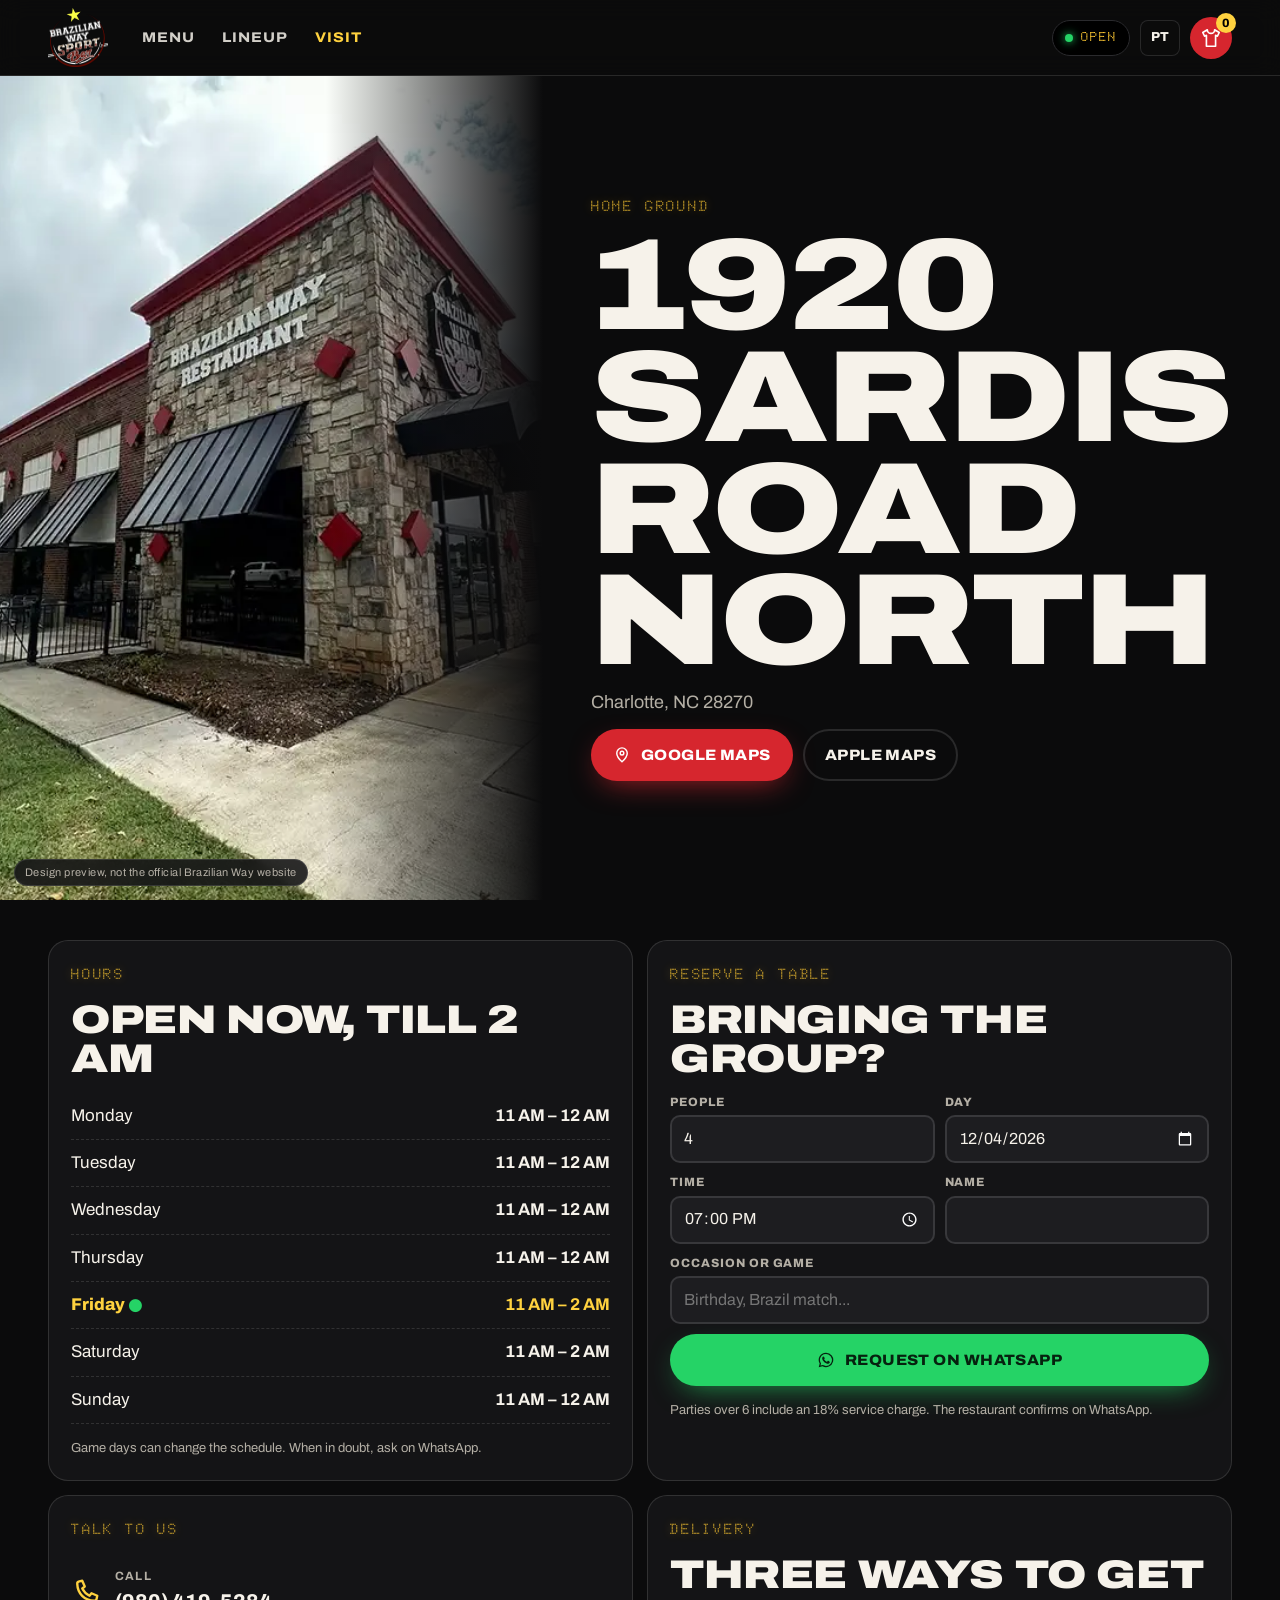
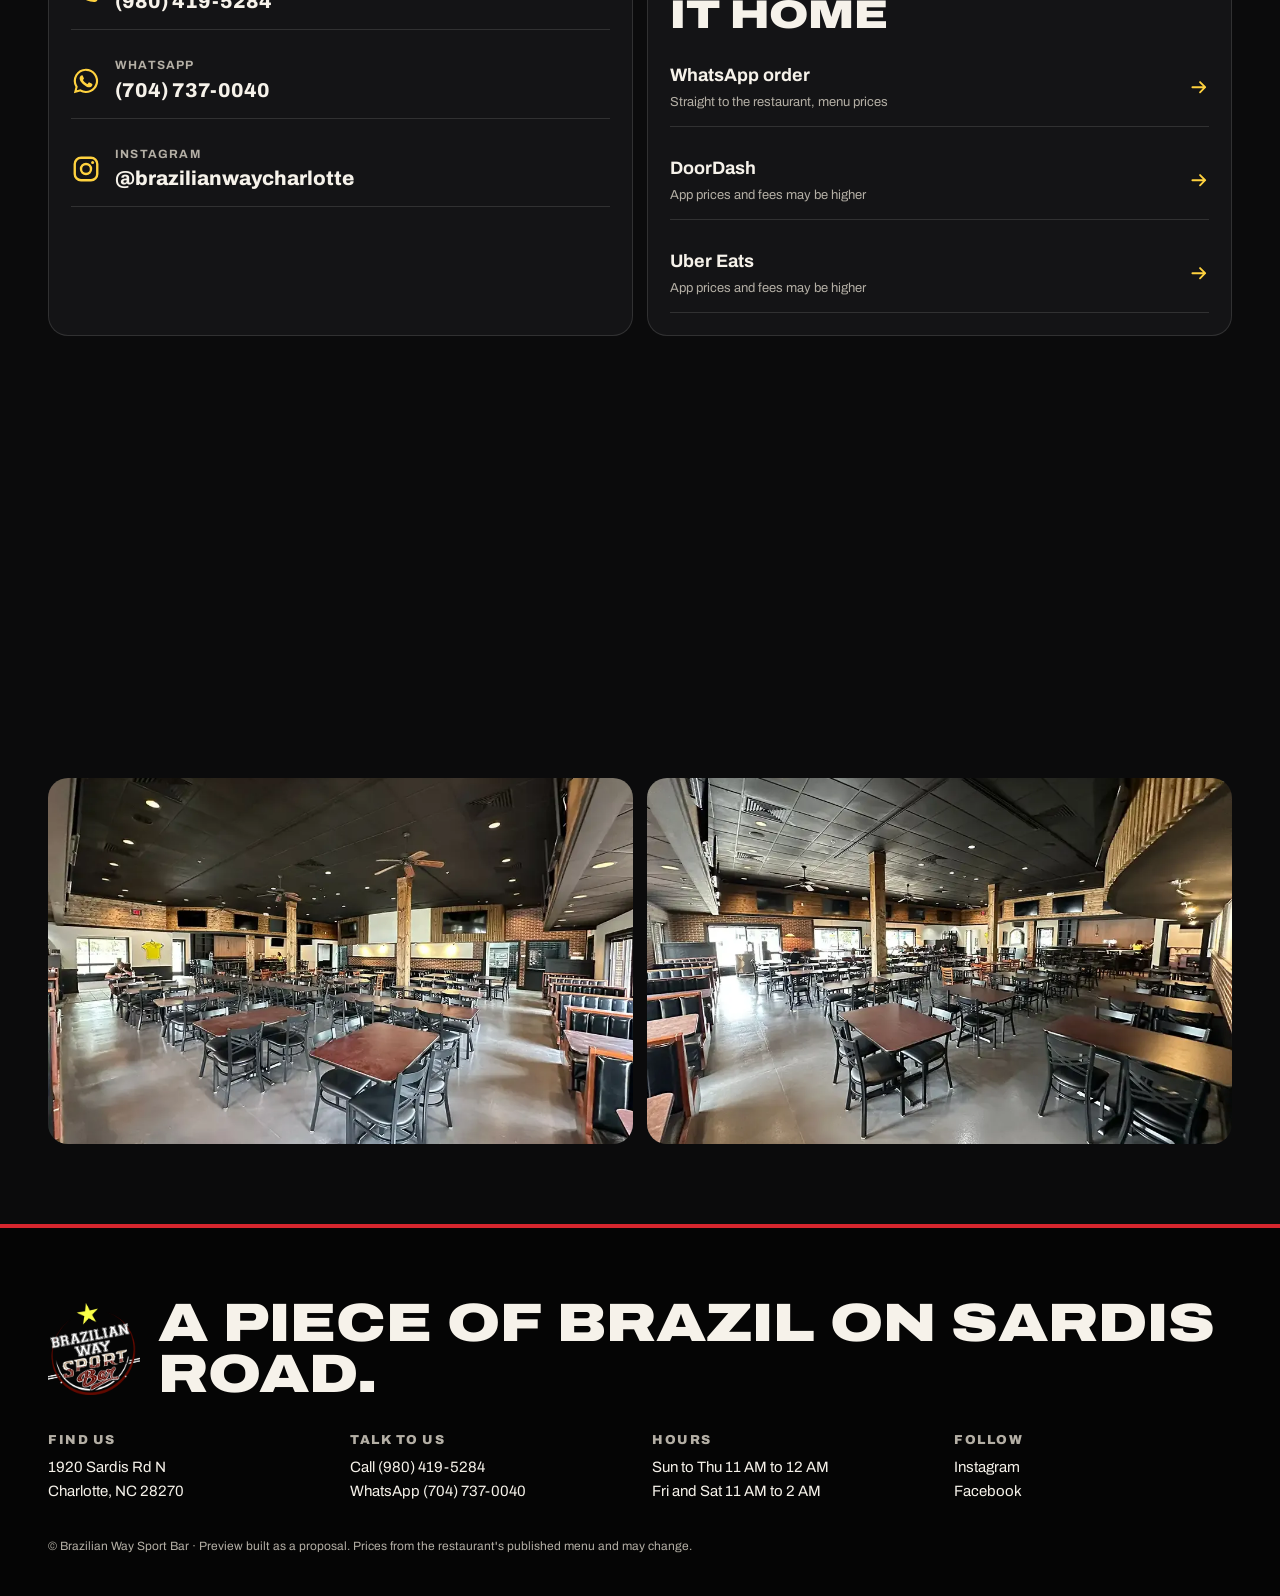
<file: visit.html>
<!doctype html>
<html lang="en">
<head>
<meta charset="utf-8">
<meta name="viewport" content="width=device-width, initial-scale=1, viewport-fit=cover">
<meta name="robots" content="noindex, nofollow">
<title>Visit, hours &amp; reservations | Brazilian Way</title>
<meta name="description" content="Hours, map, reservations, game days and delivery for Brazilian Way at 1920 Sardis Rd N, Charlotte, NC.">
<meta name="theme-color" content="#0b0b0c">
<link rel="alternate" hreflang="pt-BR" href="pt/visit.html">
<link rel="icon" href="img/logo.png">
<link rel="preload" href="fonts/archivo.woff2" as="font" type="font/woff2" crossorigin>
<link rel="stylesheet" href="styles.css">
<script type="application/ld+json">{"@context":"https://schema.org","@type":["Restaurant","BarOrPub"],"name":"Brazilian Way Sport Bar","servesCuisine":["Brazilian"],"address":{"@type":"PostalAddress","streetAddress":"1920 Sardis Rd N","addressLocality":"Charlotte","addressRegion":"NC","postalCode":"28270","addressCountry":"US"},"telephone":"+1-980-419-5284","priceRange":"$$","sameAs":["https://www.instagram.com/brazilianwaycharlotte/","https://www.facebook.com/brazilianwaysportbar/"],"openingHoursSpecification":[{"@type":"OpeningHoursSpecification","dayOfWeek":["Sunday","Monday","Tuesday","Wednesday","Thursday"],"opens":"11:00","closes":"00:00"},{"@type":"OpeningHoursSpecification","dayOfWeek":["Friday","Saturday"],"opens":"11:00","closes":"02:00"}],"acceptsReservations":true,"hasMenu":"menu.html"}</script>
</head>
<body class="pg-visit">

<a class="skip" href="#main">Skip to content</a>
<div class="preview-tag" role="note">Design preview, not the official Brazilian Way website</div>
<header class="hd" id="hd">
  <a class="hd-logo" href="index.html" aria-label="Brazilian Way, home"><img src="img/logo.webp" alt="" width="64" height="64"></a>
  <nav class="hd-nav" aria-label="Main">
    <a href="menu.html" >Menu</a>
    <a href="index.html#lineup">Lineup</a>
    <a href="visit.html" aria-current="page">Visit</a>
  </nav>
  <div class="hd-right">
    <a class="led-pill" href="visit.html#hours" data-status><i class="dot"></i><span data-status-short>Hours</span></a>
    <a class="lang" href="pt/visit.html" hreflang="pt-BR" lang="pt-BR" aria-label="Ver em português">PT</a>
    <button class="sheet-btn" type="button" data-open-sheet aria-label="Your order"><svg viewBox="0 0 24 24" aria-hidden="true"><path d="M8 3 3 6l2 4 2-1v12h10V9l2 1 2-4-5-3a4 4 0 0 1-8 0Z" fill="none" stroke="currentColor" stroke-width="1.8" stroke-linejoin="round"/></svg><span class="sheet-count" data-count>0</span></button>
    <button class="burger" type="button" aria-expanded="false" aria-controls="mnav" aria-label="Open menu"><i></i><i></i></button>
  </div>
</header>
<div class="mnav" id="mnav" hidden>
  <nav aria-label="Mobile">
    <a href="index.html">Home</a>
    <a href="menu.html">Menu</a>
    <a href="index.html#lineup">The lineup</a>
    <a href="visit.html">Visit & hours</a>
  </nav>
  <div class="mnav-ctas">
    <a class="btn btn-wa" href="https://wa.me/17047370040?text=Hi%20Brazilian%20Way!%20I%20found%20you%20on%20your%20website." target="_blank" rel="noopener"><svg viewBox="0 0 24 24" aria-hidden="true"><path fill="currentColor" d="M12 2.2A9.7 9.7 0 0 0 3.6 16.8L2.3 21.7l5-1.3A9.7 9.7 0 1 0 12 2.2Zm0 17.7a8 8 0 0 1-4.1-1.1l-.3-.2-3 .8.8-2.9-.2-.3A8 8 0 1 1 12 19.9Zm4.4-6c-.2-.1-1.4-.7-1.7-.8-.2-.1-.4-.1-.5.1l-.8 1c-.1.2-.3.2-.5.1a6.6 6.6 0 0 1-3.3-2.9c-.2-.4.2-.4.7-1.3.1-.2 0-.3 0-.4l-.8-1.8c-.2-.5-.4-.4-.5-.4h-.5a.9.9 0 0 0-.7.3 2.8 2.8 0 0 0-.9 2.1 4.9 4.9 0 0 0 1 2.6 11.2 11.2 0 0 0 4.3 3.8c1.6.7 2.2.7 3 .6a2.6 2.6 0 0 0 1.7-1.2 2.1 2.1 0 0 0 .2-1.2c-.1-.1-.3-.2-.5-.3Z"/></svg>WhatsApp</a>
    <a class="btn btn-ghost" href="tel:+19804195284"><svg viewBox="0 0 24 24" aria-hidden="true"><path d="M6.6 3.5 9 3l2 4.6-2 1.6a13 13 0 0 0 5.8 5.8l1.6-2 4.6 2-.5 2.4c-.2 1-1 1.7-2 1.6C10.7 18.7 5.3 13.3 5 5.5c-.1-1 .6-1.8 1.6-2Z" fill="none" stroke="currentColor" stroke-width="1.9" stroke-linejoin="round"/></svg>(980) 419-5284</a>
  </div>
</div>

<main id="main" class="visit-page">
  <section class="v-hero">
    <div class="v-hero-img"><img src="img/facade-2.webp" alt="Brazilian Way building with red awnings" loading="lazy" decoding="async" loading="eager"></div>
    <div class="v-hero-copy">
      <p class="kicker led">Home ground</p>
      <h1>1920 Sardis<br>Road North</h1>
      <p>Charlotte, NC 28270</p>
      <div class="hero-ctas">
        <a class="btn btn-red" href="https://www.google.com/maps/search/?api=1&query=Brazilian+Way+1920+Sardis+Rd+N+Charlotte+NC+28270" target="_blank" rel="noopener"><svg viewBox="0 0 24 24" aria-hidden="true"><path d="M12 21s7-6.3 7-11.5A7 7 0 0 0 5 9.5C5 14.7 12 21 12 21Z" fill="none" stroke="currentColor" stroke-width="1.9"/><circle cx="12" cy="9.5" r="2.4" fill="none" stroke="currentColor" stroke-width="1.9"/></svg>Google Maps</a>
        <a class="btn btn-ghost" href="https://maps.apple.com/?q=Brazilian+Way&address=1920+Sardis+Rd+N,+Charlotte,+NC+28270" target="_blank" rel="noopener">Apple Maps</a>
      </div>
    </div>
  </section>

  <section class="v-grid">
    <div class="v-card v-hours" id="hours">
      <p class="kicker led">Hours</p>
      <h2 data-status-long>Open every day</h2>
      <ul class="hours"><li data-hday="1"><span>Monday</span><b>11 AM – 12 AM</b></li><li data-hday="2"><span>Tuesday</span><b>11 AM – 12 AM</b></li><li data-hday="3"><span>Wednesday</span><b>11 AM – 12 AM</b></li><li data-hday="4"><span>Thursday</span><b>11 AM – 12 AM</b></li><li data-hday="5"><span>Friday</span><b>11 AM – 2 AM</b></li><li data-hday="6"><span>Saturday</span><b>11 AM – 2 AM</b></li><li data-hday="0"><span>Sunday</span><b>11 AM – 12 AM</b></li></ul>
      <p class="fine">Game days can change the schedule. When in doubt, ask on WhatsApp.</p>
    </div>
    <div class="v-card v-reserve">
      <p class="kicker led">Reserve a table</p>
      <h2>Bringing the group?</h2>
      <form class="res-form" data-res-form novalidate>
        <label class="fld"><span>People</span><input name="people" type="number" min="1" max="60" value="4" inputmode="numeric"></label>
        <label class="fld"><span>Day</span><input name="day" type="date"></label>
        <label class="fld"><span>Time</span><input name="time" type="time" value="19:00"></label>
        <label class="fld"><span>Name</span><input name="name" autocomplete="name"></label>
        <label class="fld fld-wide"><span>Occasion or game</span><input name="occ" placeholder="Birthday, Brazil match..."></label>
        <button class="btn btn-wa btn-block" type="submit"><svg viewBox="0 0 24 24" aria-hidden="true"><path fill="currentColor" d="M12 2.2A9.7 9.7 0 0 0 3.6 16.8L2.3 21.7l5-1.3A9.7 9.7 0 1 0 12 2.2Zm0 17.7a8 8 0 0 1-4.1-1.1l-.3-.2-3 .8.8-2.9-.2-.3A8 8 0 1 1 12 19.9Zm4.4-6c-.2-.1-1.4-.7-1.7-.8-.2-.1-.4-.1-.5.1l-.8 1c-.1.2-.3.2-.5.1a6.6 6.6 0 0 1-3.3-2.9c-.2-.4.2-.4.7-1.3.1-.2 0-.3 0-.4l-.8-1.8c-.2-.5-.4-.4-.5-.4h-.5a.9.9 0 0 0-.7.3 2.8 2.8 0 0 0-.9 2.1 4.9 4.9 0 0 0 1 2.6 11.2 11.2 0 0 0 4.3 3.8c1.6.7 2.2.7 3 .6a2.6 2.6 0 0 0 1.7-1.2 2.1 2.1 0 0 0 .2-1.2c-.1-.1-.3-.2-.5-.3Z"/></svg>Request on WhatsApp</button>
      </form>
      <p class="fine">Parties over 6 include an 18% service charge. The restaurant confirms on WhatsApp.</p>
    </div>
    <div class="v-card v-contact">
      <p class="kicker led">Talk to us</p>
      <a class="big-link" href="tel:+19804195284"><svg viewBox="0 0 24 24" aria-hidden="true"><path d="M6.6 3.5 9 3l2 4.6-2 1.6a13 13 0 0 0 5.8 5.8l1.6-2 4.6 2-.5 2.4c-.2 1-1 1.7-2 1.6C10.7 18.7 5.3 13.3 5 5.5c-.1-1 .6-1.8 1.6-2Z" fill="none" stroke="currentColor" stroke-width="1.9" stroke-linejoin="round"/></svg><span><small>Call</small>(980) 419-5284</span></a>
      <a class="big-link" href="https://wa.me/17047370040?text=Hi%20Brazilian%20Way!%20I%20found%20you%20on%20your%20website." target="_blank" rel="noopener"><svg viewBox="0 0 24 24" aria-hidden="true"><path fill="currentColor" d="M12 2.2A9.7 9.7 0 0 0 3.6 16.8L2.3 21.7l5-1.3A9.7 9.7 0 1 0 12 2.2Zm0 17.7a8 8 0 0 1-4.1-1.1l-.3-.2-3 .8.8-2.9-.2-.3A8 8 0 1 1 12 19.9Zm4.4-6c-.2-.1-1.4-.7-1.7-.8-.2-.1-.4-.1-.5.1l-.8 1c-.1.2-.3.2-.5.1a6.6 6.6 0 0 1-3.3-2.9c-.2-.4.2-.4.7-1.3.1-.2 0-.3 0-.4l-.8-1.8c-.2-.5-.4-.4-.5-.4h-.5a.9.9 0 0 0-.7.3 2.8 2.8 0 0 0-.9 2.1 4.9 4.9 0 0 0 1 2.6 11.2 11.2 0 0 0 4.3 3.8c1.6.7 2.2.7 3 .6a2.6 2.6 0 0 0 1.7-1.2 2.1 2.1 0 0 0 .2-1.2c-.1-.1-.3-.2-.5-.3Z"/></svg><span><small>WhatsApp</small>(704) 737-0040</span></a>
      <a class="big-link" href="https://www.instagram.com/brazilianwaycharlotte/" target="_blank" rel="noopener"><svg viewBox="0 0 24 24" aria-hidden="true"><rect x="3" y="3" width="18" height="18" rx="5" fill="none" stroke="currentColor" stroke-width="1.9"/><circle cx="12" cy="12" r="4" fill="none" stroke="currentColor" stroke-width="1.9"/><circle cx="17.3" cy="6.7" r="1.2" fill="currentColor"/></svg><span><small>Instagram</small>@brazilianwaycharlotte</span></a>
    </div>
    <div class="v-card v-delivery">
      <p class="kicker led">Delivery</p>
      <h2>Three ways to get it home</h2>
      <a class="dl-row" href="menu.html#order"><b>WhatsApp order</b><span>Straight to the restaurant, menu prices</span><svg viewBox="0 0 24 24" aria-hidden="true"><path d="M4 12h15M13 6l6 6-6 6" fill="none" stroke="currentColor" stroke-width="2.2" stroke-linecap="round" stroke-linejoin="round"/></svg></a>
      <a class="dl-row" href="https://order.online/store/BrazilianWayRestaurant-26121041" target="_blank" rel="noopener"><b>DoorDash</b><span>App prices and fees may be higher</span><svg viewBox="0 0 24 24" aria-hidden="true"><path d="M4 12h15M13 6l6 6-6 6" fill="none" stroke="currentColor" stroke-width="2.2" stroke-linecap="round" stroke-linejoin="round"/></svg></a>
      <a class="dl-row" href="https://www.ubereats.com/store/brazilian-way-sport-bar/IDYXUD81RryQPupGxYz9AQ" target="_blank" rel="noopener"><b>Uber Eats</b><span>App prices and fees may be higher</span><svg viewBox="0 0 24 24" aria-hidden="true"><path d="M4 12h15M13 6l6 6-6 6" fill="none" stroke="currentColor" stroke-width="2.2" stroke-linecap="round" stroke-linejoin="round"/></svg></a>
    </div>
  </section>

  <section class="v-map">
    <iframe title="Map to Brazilian Way" src="https://maps.google.com/maps?q=1920%20Sardis%20Rd%20N%2C%20Charlotte%2C%20NC%2028270&z=15&output=embed" loading="lazy" referrerpolicy="no-referrer-when-downgrade"></iframe>
  </section>

  <section class="v-inside">
    <figure><img src="img/salao.webp" alt="Brazilian Way dining room" loading="lazy" decoding="async" ></figure>
    <figure><img src="img/salao-2.webp" alt="Tables and screens inside Brazilian Way" loading="lazy" decoding="async" ></figure>
  </section>
</main>

<footer class="ft">
  <div class="ft-top">
    <img src="img/logo.webp" alt="Brazilian Way Sport Bar" width="120" height="120" loading="lazy">
    <p class="ft-big">A piece of Brazil on Sardis Road.</p>
  </div>
  <div class="ft-grid">
    <div><h3>Find us</h3><p><a href="https://www.google.com/maps/search/?api=1&query=Brazilian+Way+1920+Sardis+Rd+N+Charlotte+NC+28270" target="_blank" rel="noopener">1920 Sardis Rd N<br>Charlotte, NC 28270</a></p></div>
    <div><h3>Talk to us</h3><p><a href="tel:+19804195284">Call (980) 419-5284</a><br><a href="https://wa.me/17047370040?text=Hi%20Brazilian%20Way!%20I%20found%20you%20on%20your%20website." target="_blank" rel="noopener">WhatsApp (704) 737-0040</a></p></div>
    <div><h3>Hours</h3><p>Sun to Thu 11 AM to 12 AM<br>Fri and Sat 11 AM to 2 AM</p></div>
    <div><h3>Follow</h3><p><a href="https://www.instagram.com/brazilianwaycharlotte/" target="_blank" rel="noopener">Instagram</a><br><a href="https://www.facebook.com/brazilianwaysportbar/" target="_blank" rel="noopener">Facebook</a></p></div>
  </div>
  <p class="ft-small">© Brazilian Way Sport Bar · Preview built as a proposal. Prices from the restaurant's published menu and may change.</p>
</footer>
<nav class="dock" aria-label="Quick actions">
  <a href="menu.html" class="dock-menu">Menu</a>
  <button type="button" class="dock-order" data-open-sheet><span>Order</span><b data-count>0</b></button>
  <a href="tel:+19804195284" class="dock-call" aria-label="Call (980) 419-5284"><svg viewBox="0 0 24 24" aria-hidden="true"><path d="M6.6 3.5 9 3l2 4.6-2 1.6a13 13 0 0 0 5.8 5.8l1.6-2 4.6 2-.5 2.4c-.2 1-1 1.7-2 1.6C10.7 18.7 5.3 13.3 5 5.5c-.1-1 .6-1.8 1.6-2Z" fill="none" stroke="currentColor" stroke-width="1.9" stroke-linejoin="round"/></svg></a>
</nav>

<div class="sheet" id="sheet" hidden aria-hidden="true">
  <div class="sheet-scrim" data-close-sheet></div>
  <section class="sheet-panel" role="dialog" aria-modal="true" aria-labelledby="sheet-title">
    <header class="sheet-hd">
      <div><p class="kicker led">Team sheet</p><h2 id="sheet-title">Your order</h2></div>
      <button type="button" class="icon-btn" data-close-sheet aria-label="Close"><svg viewBox="0 0 24 24" aria-hidden="true"><path d="M6 6l12 12M18 6 6 18" fill="none" stroke="currentColor" stroke-width="2.2" stroke-linecap="round"/></svg></button>
    </header>
    <ol class="sheet-list" data-lines></ol>
    <p class="sheet-empty" data-empty>No players on the sheet yet. Add dishes from the menu.</p>
    <form class="sheet-form" data-order-form novalidate>
      <fieldset class="seg">
        <legend class="sr">Pickup or delivery</legend>
        <label><input type="radio" name="mode" value="pickup" checked><span>Pickup</span></label>
        <label><input type="radio" name="mode" value="delivery"><span>Delivery</span></label>
      </fieldset>
      <label class="fld"><span>Name</span><input name="name" autocomplete="name" required></label>
      <label class="fld" data-addr hidden><span>Delivery address</span><input name="addr" autocomplete="street-address"></label>
      <label class="fld"><span>When</span><input name="when" placeholder="As soon as possible"></label>
      <label class="fld"><span>Notes</span><input name="notes" placeholder="Steak doneness, allergies..."></label>
      <div class="sheet-total"><span>Estimated total</span><b data-total>$0.00</b></div>
      <p class="sheet-note">Prices from the published menu. The restaurant confirms the final total, delivery fee and time on WhatsApp.</p>
      <button class="btn btn-wa btn-block" type="submit" data-send><svg viewBox="0 0 24 24" aria-hidden="true"><path fill="currentColor" d="M12 2.2A9.7 9.7 0 0 0 3.6 16.8L2.3 21.7l5-1.3A9.7 9.7 0 1 0 12 2.2Zm0 17.7a8 8 0 0 1-4.1-1.1l-.3-.2-3 .8.8-2.9-.2-.3A8 8 0 1 1 12 19.9Zm4.4-6c-.2-.1-1.4-.7-1.7-.8-.2-.1-.4-.1-.5.1l-.8 1c-.1.2-.3.2-.5.1a6.6 6.6 0 0 1-3.3-2.9c-.2-.4.2-.4.7-1.3.1-.2 0-.3 0-.4l-.8-1.8c-.2-.5-.4-.4-.5-.4h-.5a.9.9 0 0 0-.7.3 2.8 2.8 0 0 0-.9 2.1 4.9 4.9 0 0 0 1 2.6 11.2 11.2 0 0 0 4.3 3.8c1.6.7 2.2.7 3 .6a2.6 2.6 0 0 0 1.7-1.2 2.1 2.1 0 0 0 .2-1.2c-.1-.1-.3-.2-.5-.3Z"/></svg>Send order on WhatsApp</button>
      <p class="sheet-err" data-err role="alert" hidden></p>
      <div class="sheet-alt"><a href="tel:+19804195284">Prefer to call? (980) 419-5284</a><a href="https://order.online/store/BrazilianWayRestaurant-26121041" target="_blank" rel="noopener">DoorDash</a><a href="https://www.ubereats.com/store/brazilian-way-sport-bar/IDYXUD81RryQPupGxYz9AQ" target="_blank" rel="noopener">Uber Eats</a></div>
    </form>
  </section>
</div>
<div class="toast" data-toast role="status" aria-live="polite"></div>
<script>window.BW={"lang":"en","wa":"17047370040","hours":[{"o":11,"c":24},{"o":11,"c":24},{"o":11,"c":24},{"o":11,"c":24},{"o":11,"c":24},{"o":11,"c":26},{"o":11,"c":26}],"specials":{"0":{"item":"costela","en":"Beef ribs for two","pt":"Costela para dois","price":44.9,"img":"banner-parm","noteEn":"Sunday only","notePt":"Só aos domingos"},"2":{"item":"executivo","en":"Executive dish","pt":"Prato executivo","price":14.9,"img":"milanesa","noteEn":"11 AM to 5 PM","notePt":"11h às 17h"},"3":{"item":"executivo","en":"Executive dish","pt":"Prato executivo","price":14.9,"img":"milanesa","noteEn":"11 AM to 5 PM","notePt":"11h às 17h"},"4":{"item":"executivo","en":"Executive dish","pt":"Prato executivo","price":14.9,"img":"milanesa","noteEn":"11 AM to 5 PM","notePt":"11h às 17h"},"5":{"item":"executivo","en":"Executive dish","pt":"Prato executivo","price":14.9,"img":"milanesa","noteEn":"11 AM to 5 PM + tropeiro","notePt":"11h às 17h + tropeiro"},"6":{"item":"feijoada","en":"Complete feijoada","pt":"Feijoada completa","price":21.9,"img":"carreteiro-2","noteEn":"Saturday only + tropeiro","notePt":"Só aos sábados + tropeiro"}},"days":["Sunday","Monday","Tuesday","Wednesday","Thursday","Friday","Saturday"],"daysS":["SUN","MON","TUE","WED","THU","FRI","SAT"],"items":{"executivo":{"n":"Executive dish","p":14.9,"v":null,"o":["Meat","Side"],"oc":[["Picanha*","Pork loin","Chicken","Tilapia"],["French fries","Salad"]]},"feijoada":{"n":"Complete feijoada","p":21.9,"v":null,"o":[],"oc":[]},"costela":{"n":"Beef ribs for two","p":44.9,"v":null,"o":[],"oc":[]},"bolinho":{"n":"Beef rib croquettes (8)","v":[["Full",21.9],["Half",13.9]],"o":[],"oc":[]},"coxinha":{"n":"Coxinha, chicken croquettes (10)","v":[["Full",18.9],["Half",11.9]],"o":[],"oc":[]},"isca":{"n":"Fish sticks","p":19.9,"v":null,"o":[],"oc":[]},"torresmo":{"n":"Torresmo de rolo, fried pork belly roll","p":24.9,"v":null,"o":[],"oc":[]},"pastel":{"n":"Brazilian Way pastel (4)","p":12.9,"v":null,"o":["Filling"],"oc":[["Beef","Cheese","Chicken with catupiry"]]},"loaded":{"n":"Loaded fries","p":18.9,"v":null,"o":[],"oc":[]},"lula":{"n":"Fried calamari rings","p":21.9,"v":null,"o":[],"oc":[]},"mandioca":{"n":"Fried yucca","p":12.9,"v":null,"o":[],"oc":[]},"passarinho":{"n":"Chicken bites","p":19.9,"v":null,"o":[],"oc":[]},"bolinha":{"n":"Cheese balls","p":12.9,"v":null,"o":[],"oc":[]},"almondega":{"n":"Meatballs (10)","p":14.9,"v":null,"o":[],"oc":[]},"mountain":{"n":"Brazilian Way Mountain","p":22.9,"v":null,"o":[],"oc":[]},"mozz":{"n":"Mozzarella sticks","p":9.9,"v":null,"o":[],"oc":[]},"wings":{"n":"Chicken wings (12)","p":14.9,"v":null,"o":["Sauce"],"oc":[["Buffalo","Barbecue","Blue cheese","Ranch","Teriyaki","Honey mustard"]]},"dadinho":{"n":"Tapioca dice","p":12.99,"v":null,"o":[],"oc":[]},"camarao":{"n":"Breaded shrimp","p":15.9,"v":null,"o":[],"oc":[]},"espeto":{"n":"Brazilian skewer (1)","p":6.5,"v":null,"o":["Skewer"],"oc":[["Chicken","Beef*","Chicken hearts"]]},"espeto-bacon":{"n":"Chicken & bacon skewer (1)","p":7.5,"v":null,"o":[],"oc":[]},"espeto-linguica":{"n":"Sausage skewer (1)","p":7.5,"v":null,"o":[],"oc":[]},"espeto-carne":{"n":"Barbecue beef skewer (1)","p":6.5,"v":null,"o":[],"oc":[]},"house":{"n":"House salad","p":10.9,"v":null,"o":[],"oc":[]},"caesar":{"n":"Caesar salad","p":12.9,"v":null,"o":[],"oc":[]},"tradicional":{"n":"Traditional plate","v":[["Picanha*",22.9],["Chicken fillet",18.9],["Pork loin",17.9],["Tilapia",17.9]],"o":[],"oc":[]},"madeira":{"n":"Filet in madeira sauce","p":27.8,"v":null,"o":[],"oc":[]},"parmegiana":{"n":"Parmigiana fillet","p":24.9,"v":null,"o":["Option"],"oc":[["Beef","Chicken"]]},"carreteiro":{"n":"Brazilian Way carreteiro","p":24.9,"v":null,"o":[],"oc":[]},"strogonoff":{"n":"Stroganoff","p":14.9,"v":null,"o":["Option"],"oc":[["Beef","Chicken"]]},"milanesa":{"n":"Crispy milanesa","p":14.9,"v":null,"o":["Option"],"oc":[["Beef","Chicken"]]},"cavalo":{"n":"Beef on horseback","p":15.9,"v":null,"o":[],"oc":[]},"picanha-bw-solo":{"n":"Brazilian Way picanha","p":42.9,"v":null,"o":[],"oc":[]},"box":{"n":"Brazilian Box","p":14.9,"v":null,"o":["Skewer"],"oc":[["Chicken","Beef*","Chicken hearts","Chicken & bacon"]]},"massa":{"n":"Pasta","p":16.9,"v":null,"o":["Pasta","Sauce"],"oc":[["Fettuccine","Spaghetti"],["Alfredo","Marinara"]]},"picanha-moda":{"n":"Chef's picanha","p":29.9,"v":null,"o":["With"],"oc":[["Fries","Yucca"]]},"misto":{"n":"Mixed Brazilian barbecue","p":29.9,"v":null,"o":[],"oc":[]},"mare":{"n":"Flavor tide","p":34.9,"v":null,"o":[],"oc":[]},"picanha-bw":{"n":"Brazilian Way picanha, to share","p":44.9,"v":null,"o":[],"oc":[]},"caldo-frango":{"n":"Chicken soup","p":9.9,"v":null,"o":[],"oc":[]},"caldo-feijao":{"n":"Beans and bacon soup","p":9.9,"v":null,"o":[],"oc":[]},"caldo-costela":{"n":"Beef rib soup","p":11,"v":null,"o":[],"oc":[]},"side0":{"n":"White rice (side)","p":4,"v":null,"o":[],"oc":[]},"side1":{"n":"House salad (side)","p":4,"v":null,"o":[],"oc":[]},"side2":{"n":"Black beans (side)","p":4,"v":null,"o":[],"oc":[]},"side3":{"n":"Beans (side)","p":4,"v":null,"o":[],"oc":[]},"side4":{"n":"Fried banana (side)","p":2,"v":null,"o":[],"oc":[]},"side5":{"n":"Fried or boiled yuca (side)","p":4,"v":null,"o":[],"oc":[]},"side6":{"n":"French fries (side)","p":4,"v":null,"o":[],"oc":[]},"side7":{"n":"Mashed potatoes (side)","p":4,"v":null,"o":[],"oc":[]},"side8":{"n":"Vinaigrette (side)","p":2,"v":null,"o":[],"oc":[]},"side9":{"n":"Farofa (side)","p":2,"v":null,"o":[],"oc":[]},"side10":{"n":"Potato salad (side)","p":5,"v":null,"o":[],"oc":[]},"side11":{"n":"Green sauce (side)","p":2,"v":null,"o":[],"oc":[]},"side12":{"n":"Tropeiro beans (Fri, Sat, Sun) (side)","p":5,"v":null,"o":[],"oc":[]},"mineiro":{"n":"Mineiro","p":18.8,"v":null,"o":[],"oc":[]},"gaucho":{"n":"Gaúcho, smoked beef rib sandwich","p":19.9,"v":null,"o":[],"oc":[]},"paulista":{"n":"Paulista, picanha sandwich","p":19.9,"v":null,"o":[],"oc":[]},"carioca":{"n":"Carioca","p":24.8,"v":null,"o":[],"oc":[]},"classic":{"n":"Classic burger","p":11.9,"v":null,"o":[],"oc":[]},"build":{"n":"Build your burger","p":14.9,"v":null,"o":[],"oc":[]},"k-tender":{"n":"Chicken tender with fries","p":9.9,"v":null,"o":[],"oc":[]},"k-brasileirinho":{"n":"Brasileirinho","p":9.9,"v":null,"o":["Grill"],"oc":[["Steak*","Chicken"]]},"k-spaghetti":{"n":"Spaghetti kids","p":8.9,"v":null,"o":["Sauce"],"oc":[["Alfredo","Marinara"]]},"k-pizza":{"n":"Mini mozzarella pizza with smiley potatoes","p":7.5,"v":null,"o":[],"oc":[]},"pudim":{"n":"Brazilian flan","p":8.5,"v":null,"o":[],"oc":[]},"lava":{"n":"Chocolate lava cake","p":9.9,"v":null,"o":[],"oc":[]},"cheesecake":{"n":"Romeu e Julieta cheesecake","p":10.9,"v":null,"o":[],"oc":[]},"churros":{"n":"Churros","p":10.9,"v":null,"o":[],"oc":[]},"mousse":{"n":"Passion fruit mousse","p":7.5,"v":null,"o":[],"oc":[]},"acai":{"n":"Açaí","p":14.9,"v":null,"o":[],"oc":[]},"guarana":{"n":"Guaraná Antarctica","p":4.5,"v":null,"o":[],"oc":[]},"soda":{"n":"Fountain soda","p":3.9,"v":null,"o":[],"oc":[]},"coke-can":{"n":"Coca-Cola can","p":3.5,"v":null,"o":[],"oc":[]},"water":{"n":"Water bottle","p":2,"v":null,"o":[],"oc":[]},"pellegrino":{"n":"San Pellegrino","p":4.5,"v":null,"o":[],"oc":[]},"coco":{"n":"Coconut water","p":6.9,"v":null,"o":[],"oc":[]},"redbull":{"n":"Red Bull","p":8,"v":null,"o":[],"oc":[]},"suco":{"n":"Juice 16 oz","v":[["Orange",5],["Passion fruit",5],["Mango",5],["Pineapple",6.5],["Mint pineapple",7],["Kids juice",2.5]],"o":[],"oc":[]}}};</script>
<script src="vendor/gsap.min.js" defer></script>
<script src="vendor/ScrollTrigger.min.js" defer></script>
<script src="app.js" defer></script>
</body>
</html>
</file>
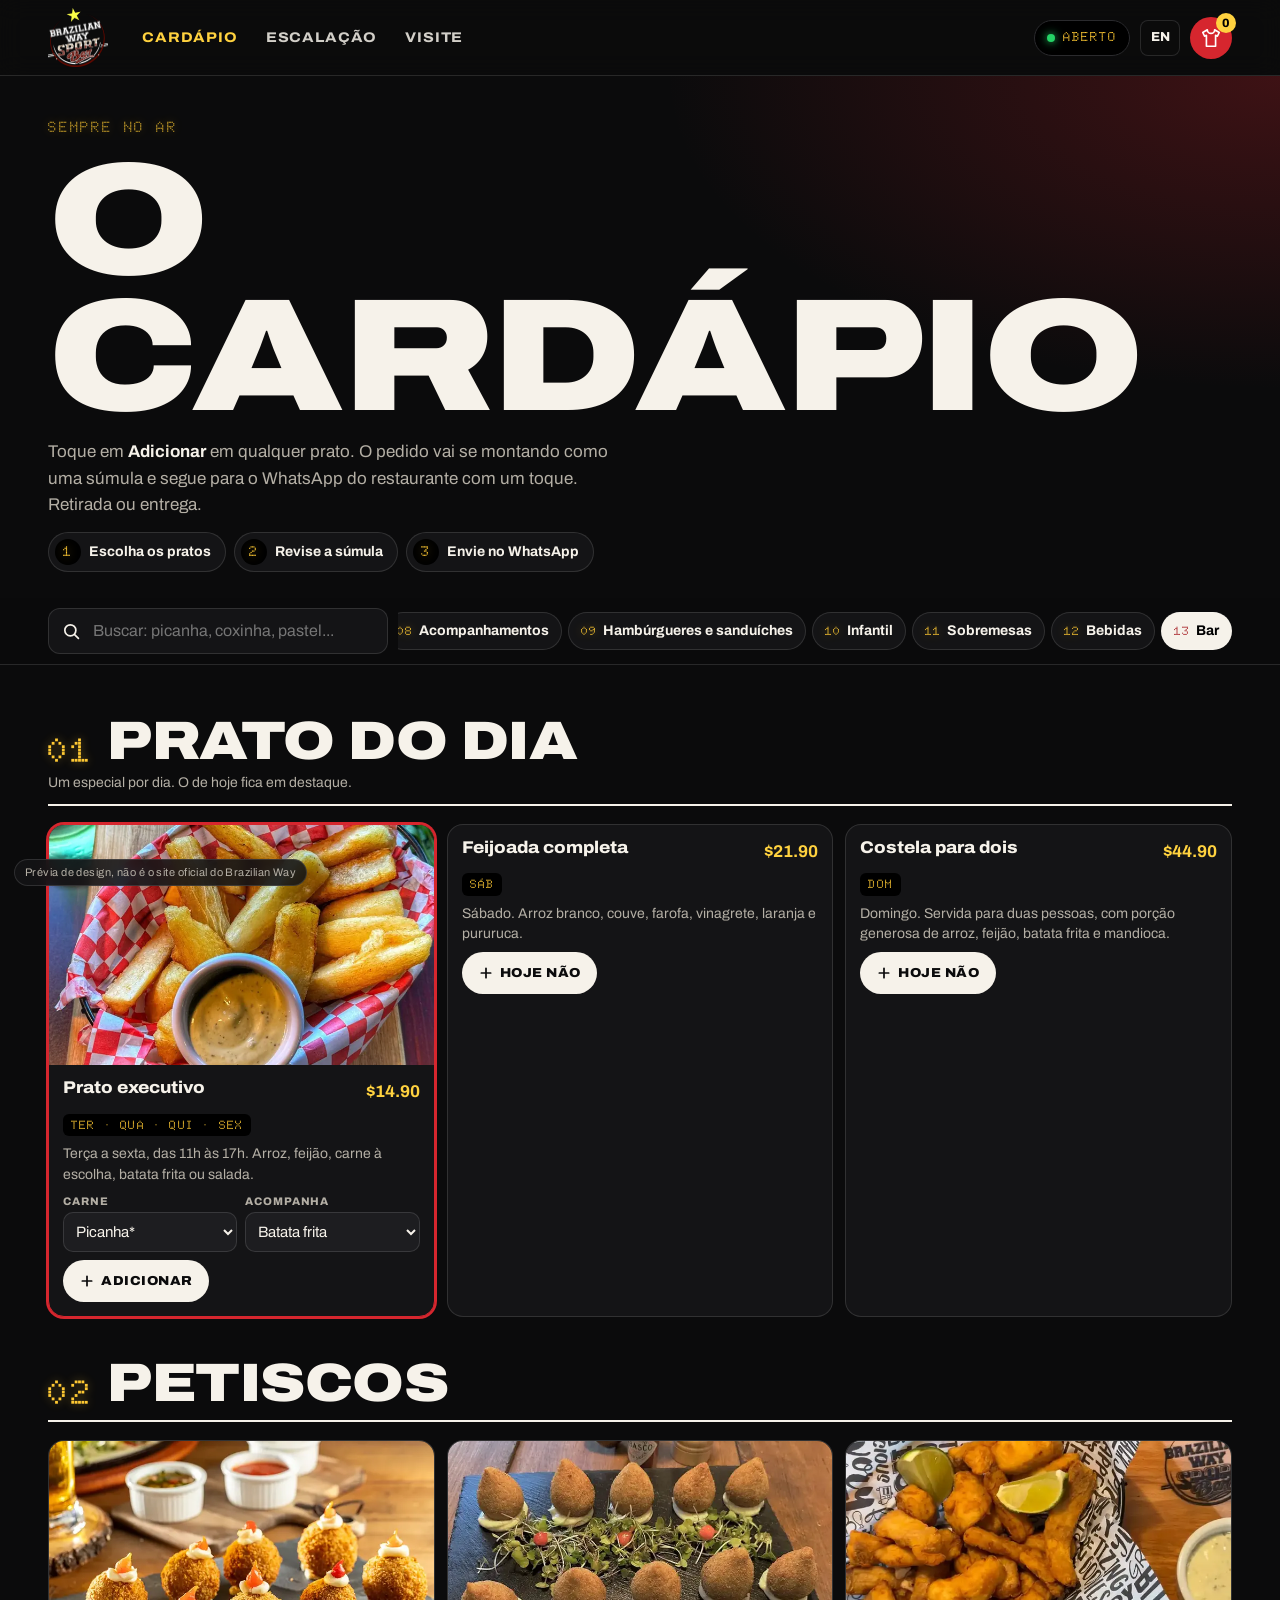
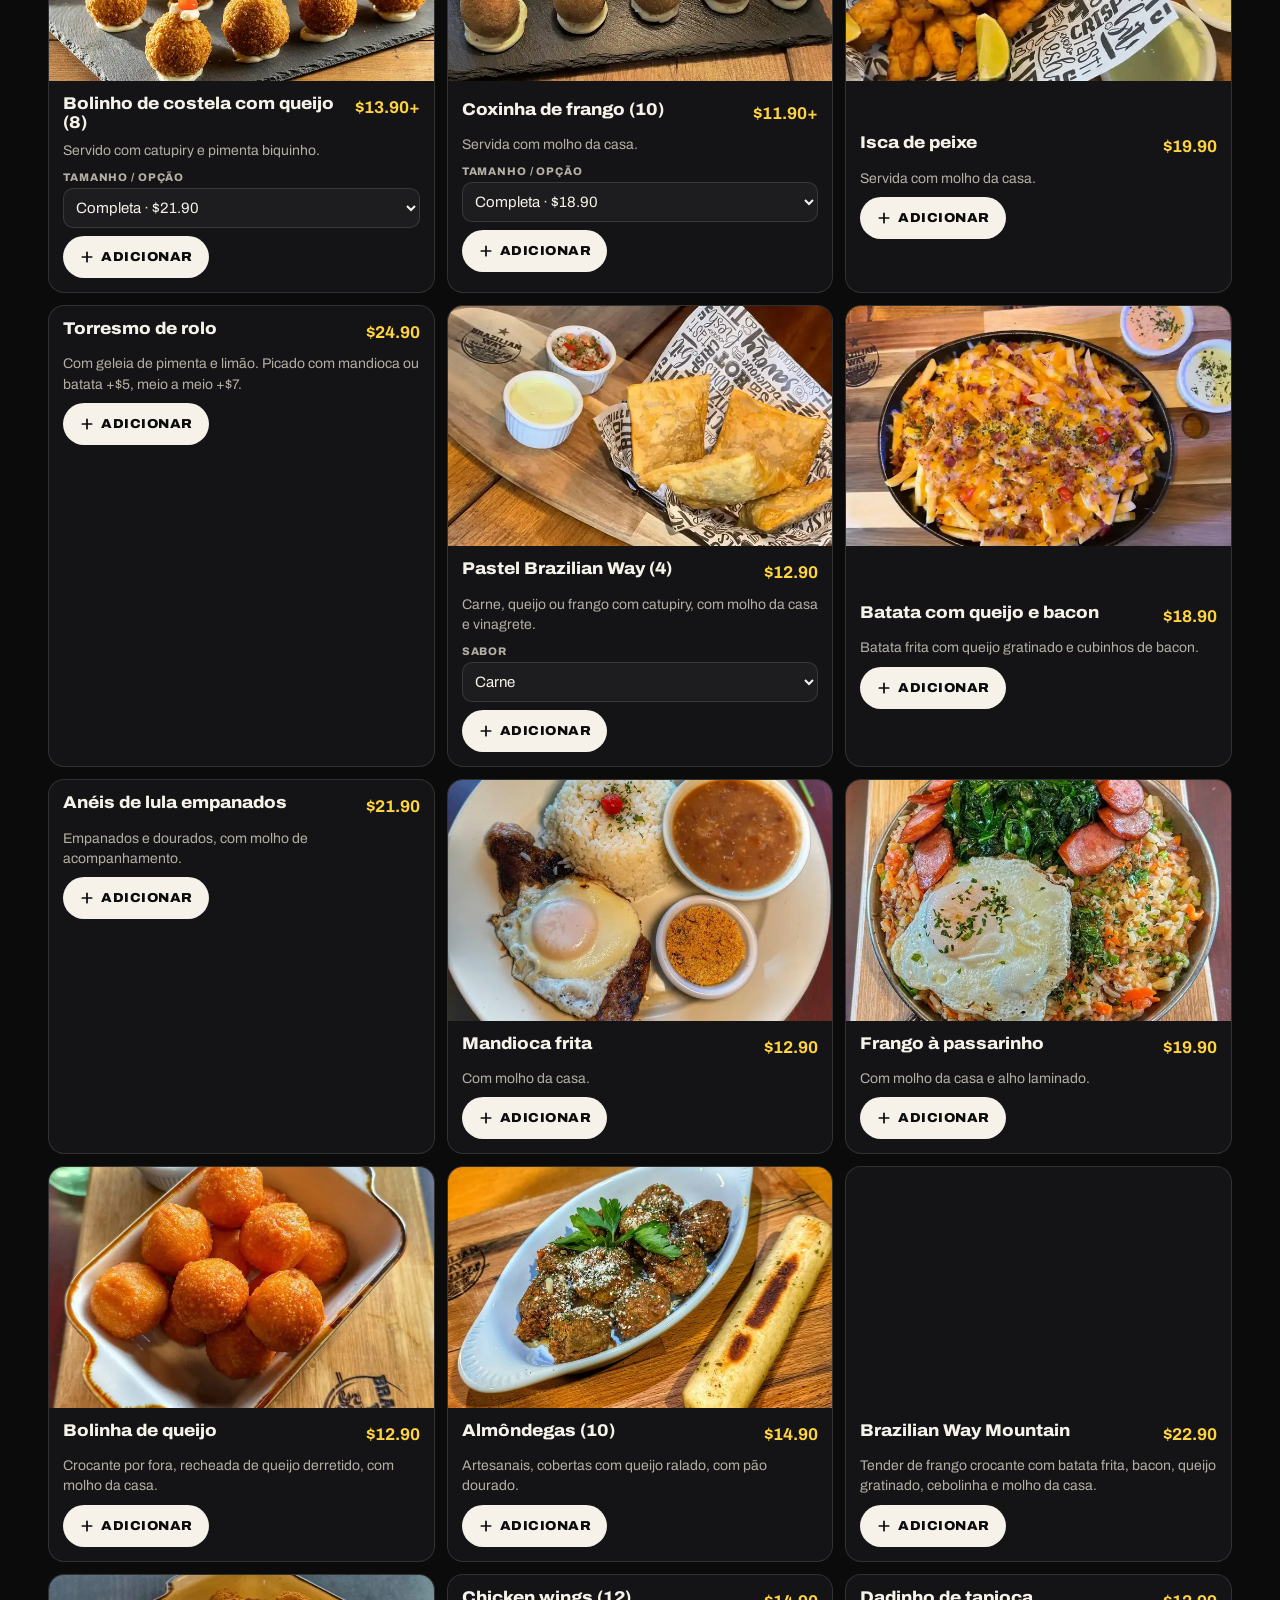
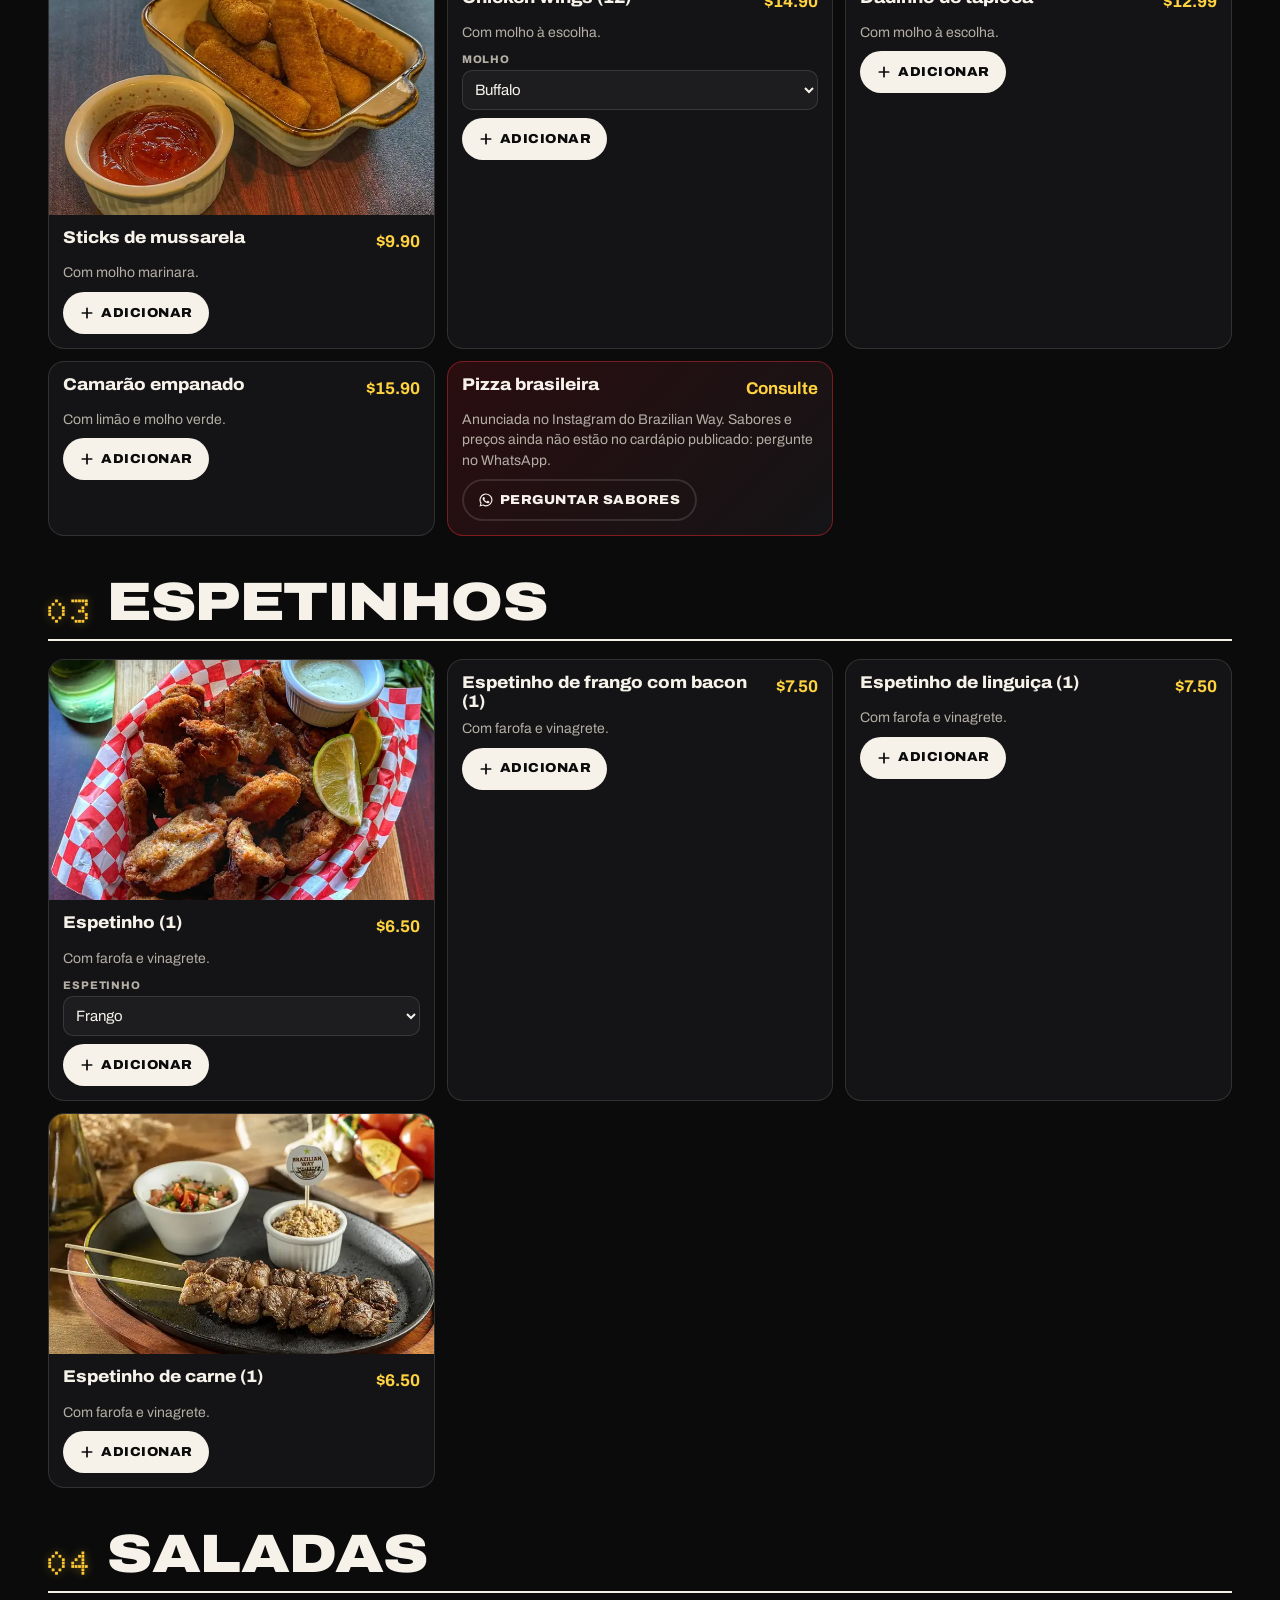
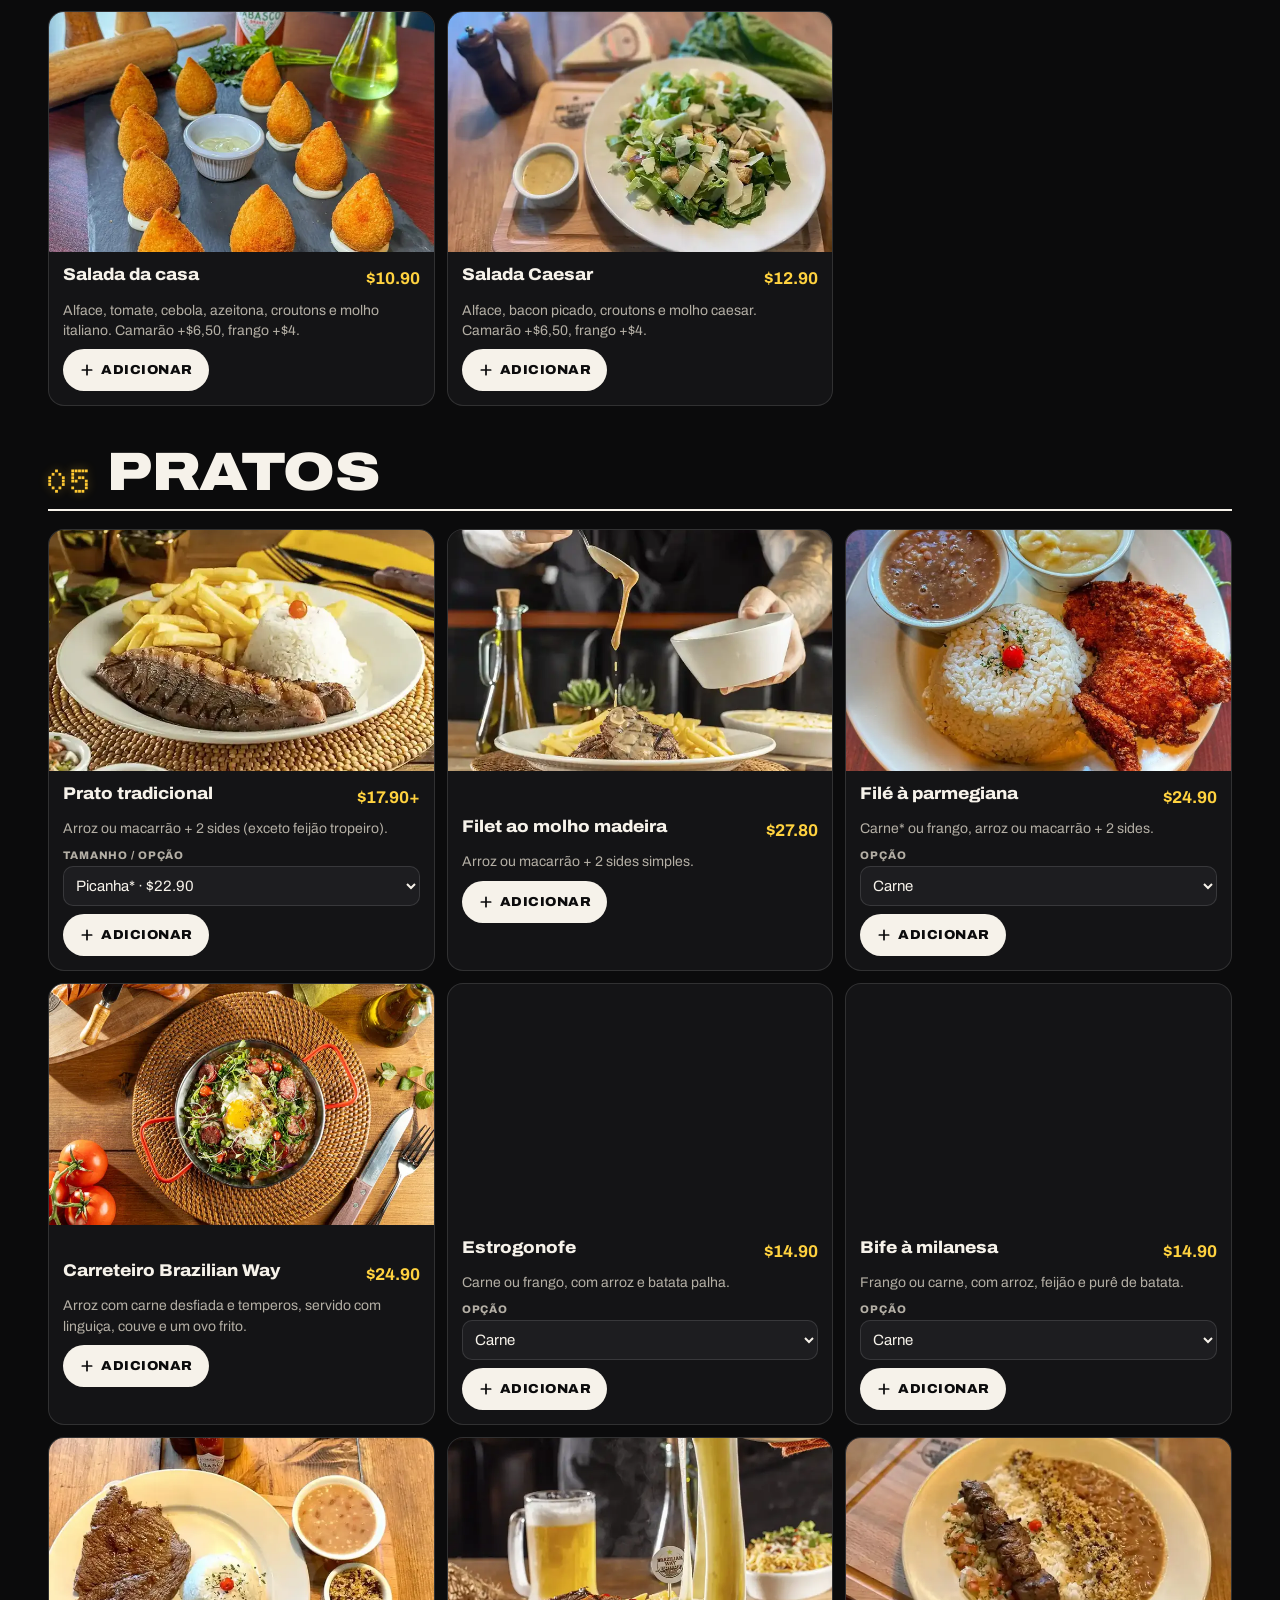
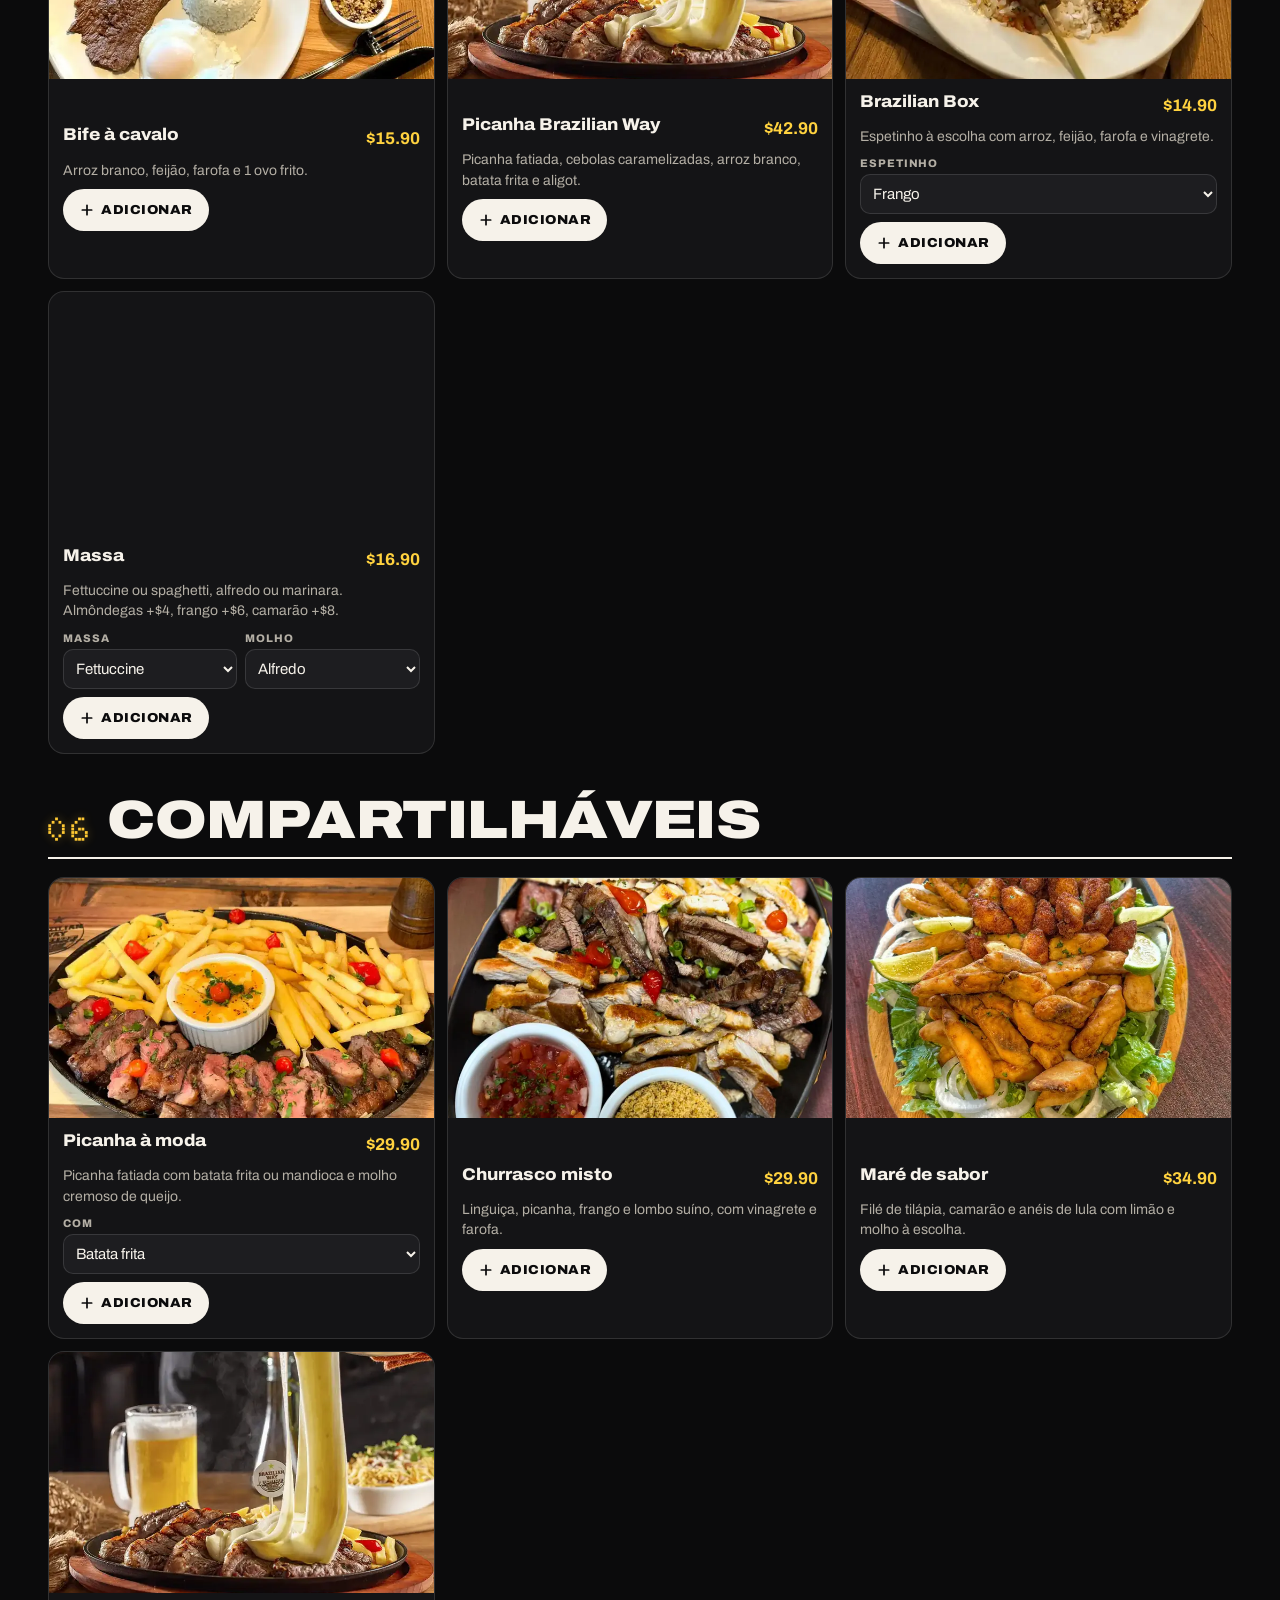
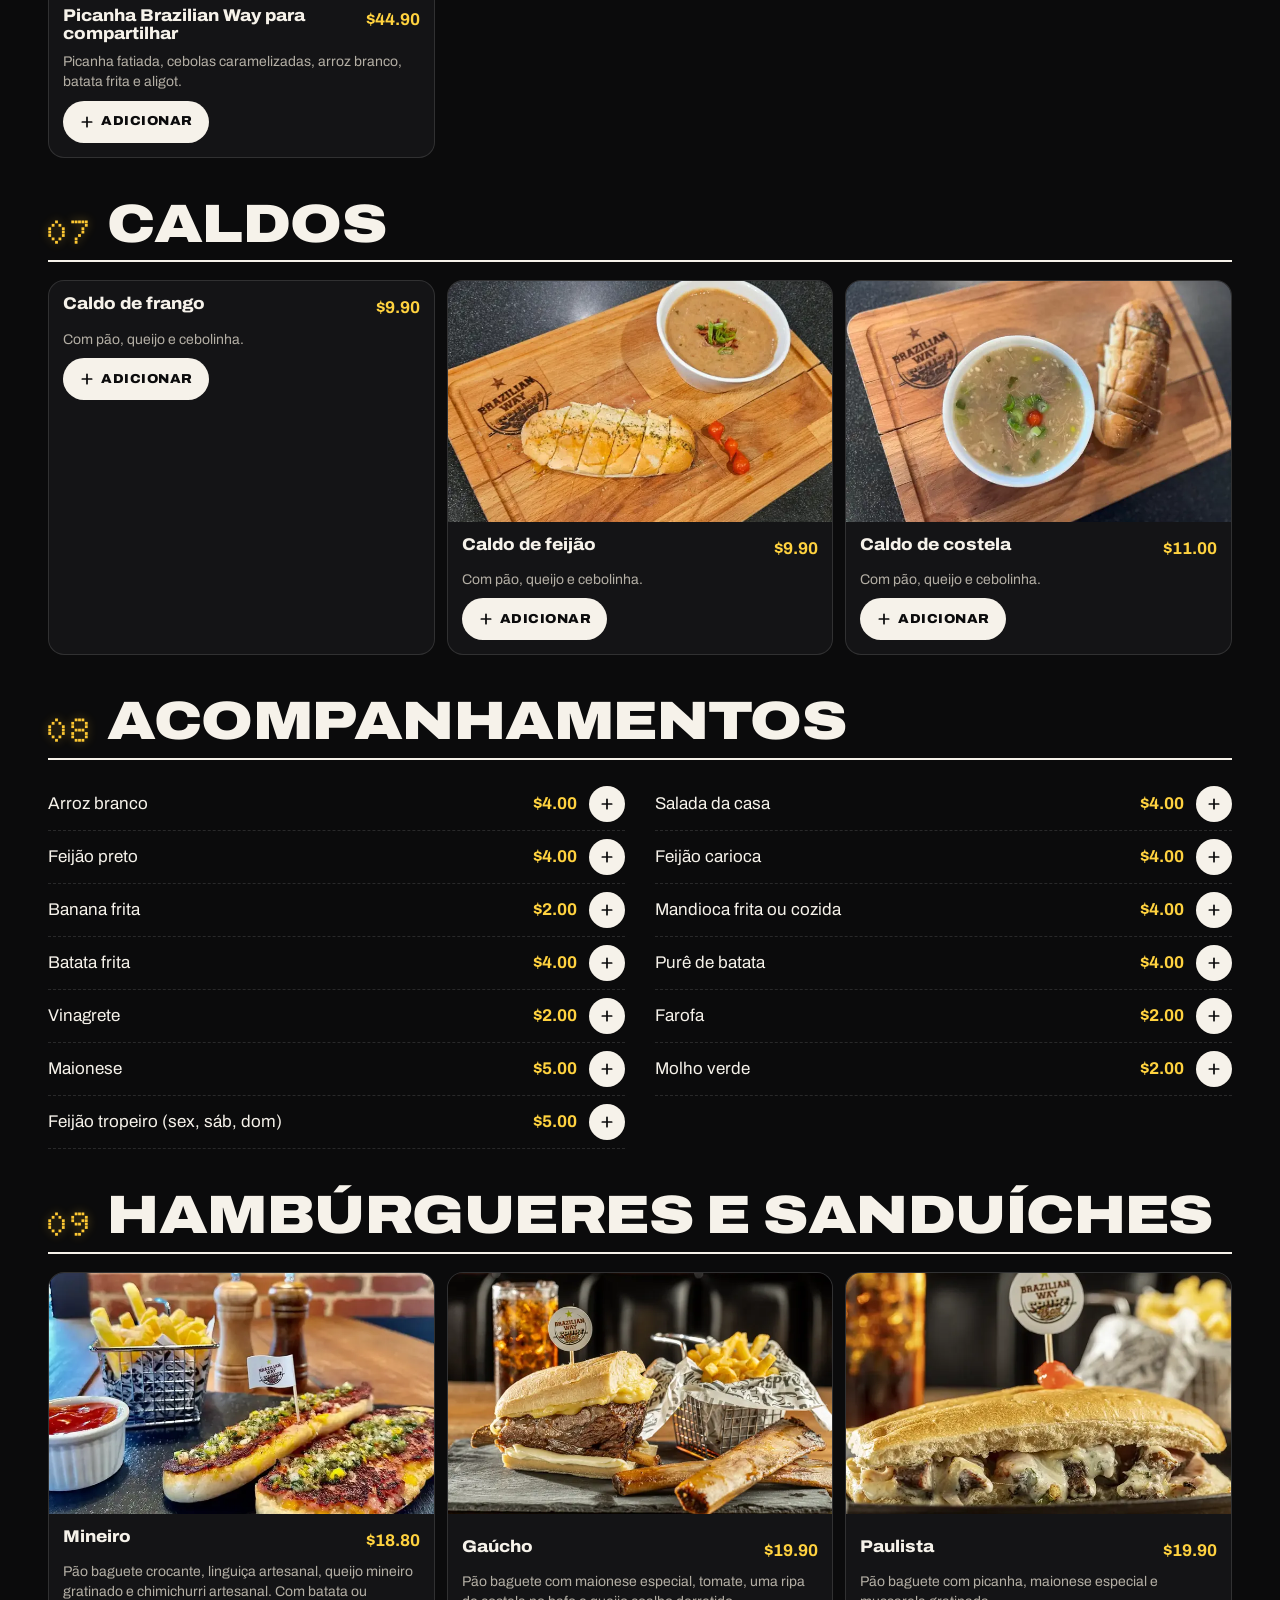
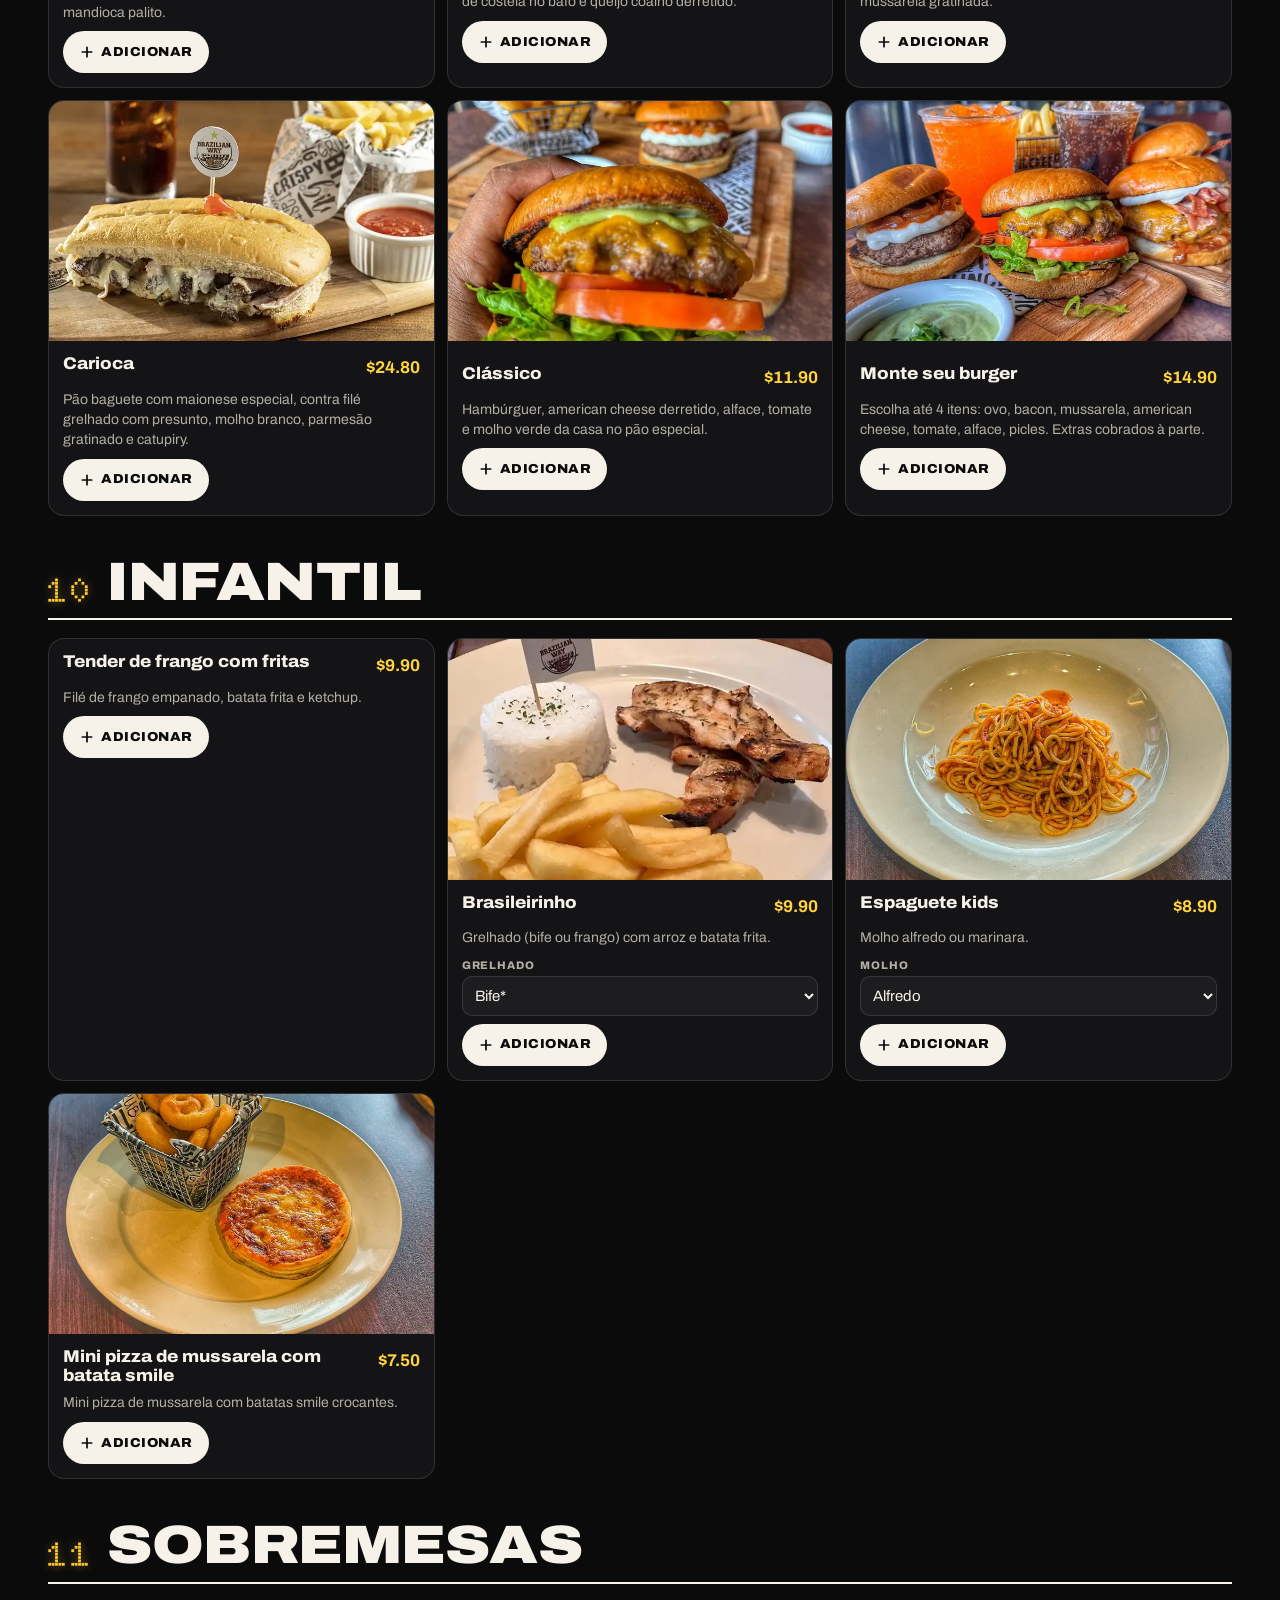
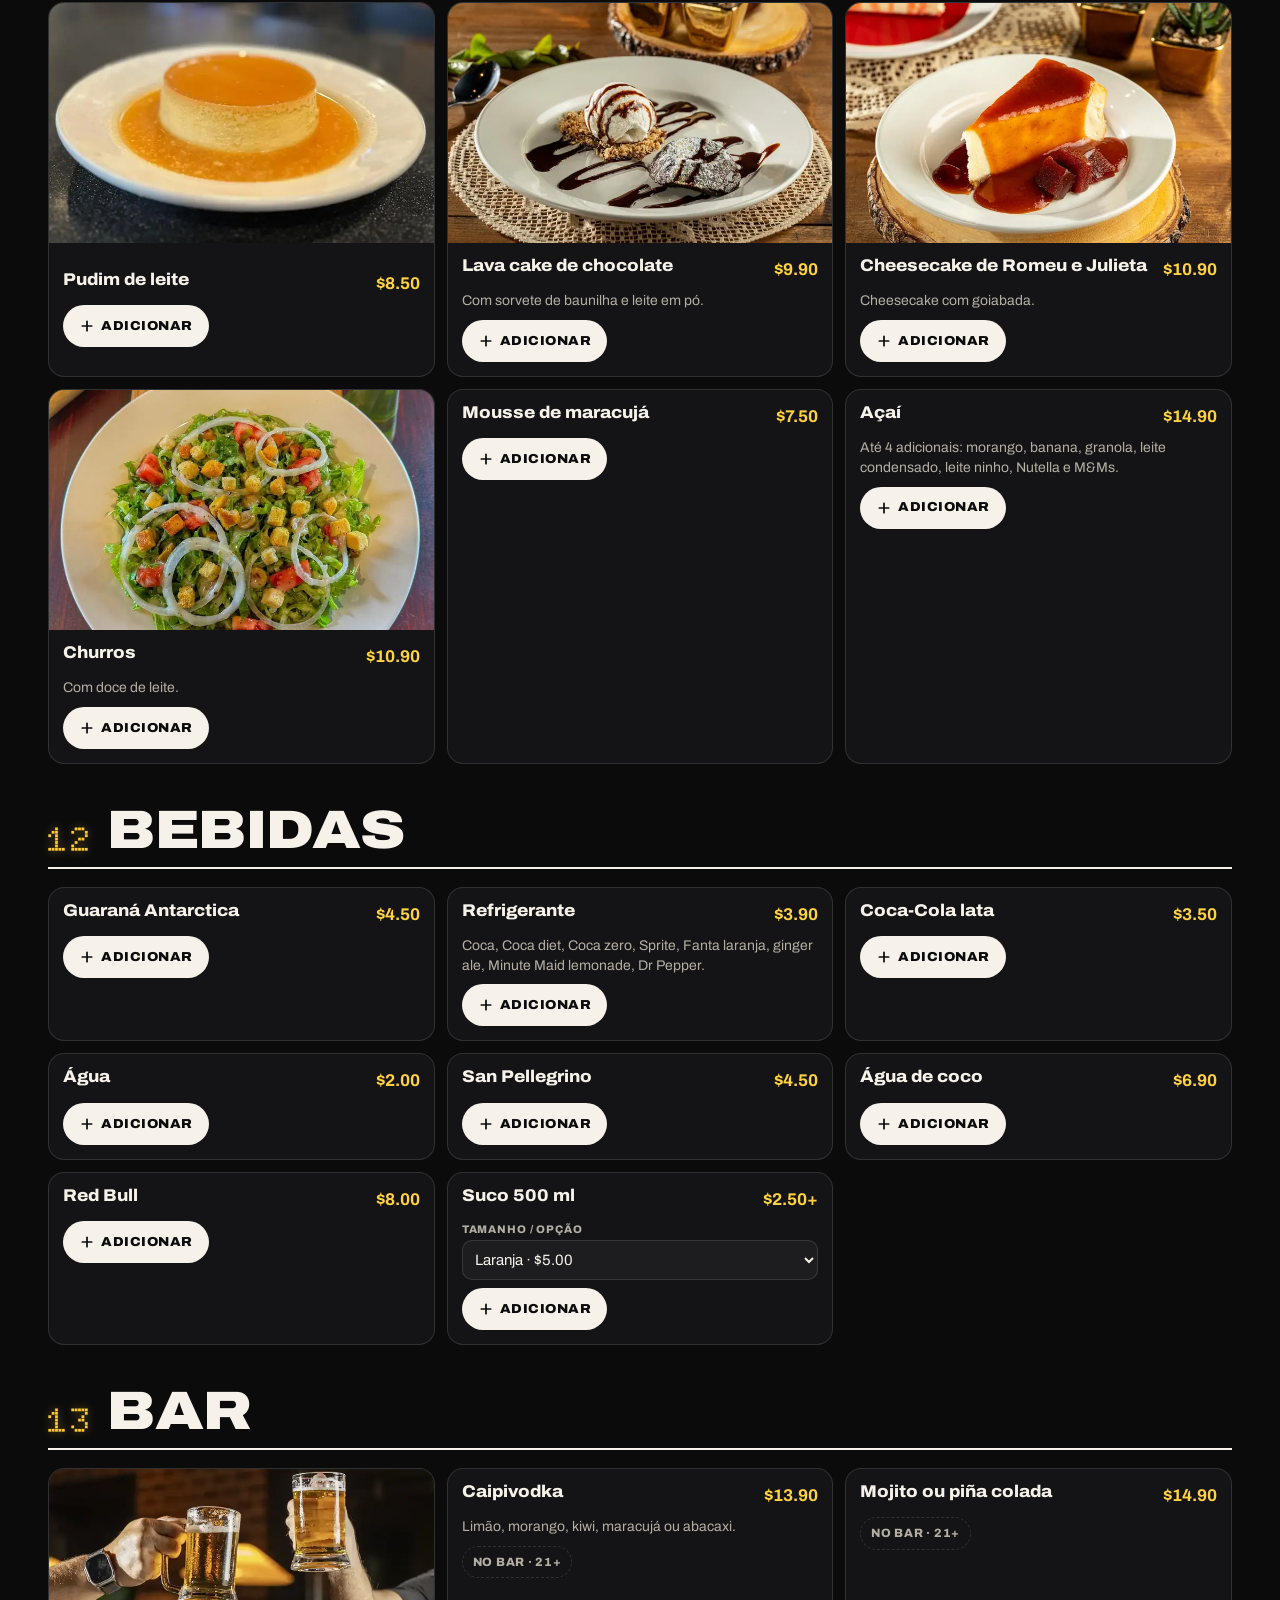
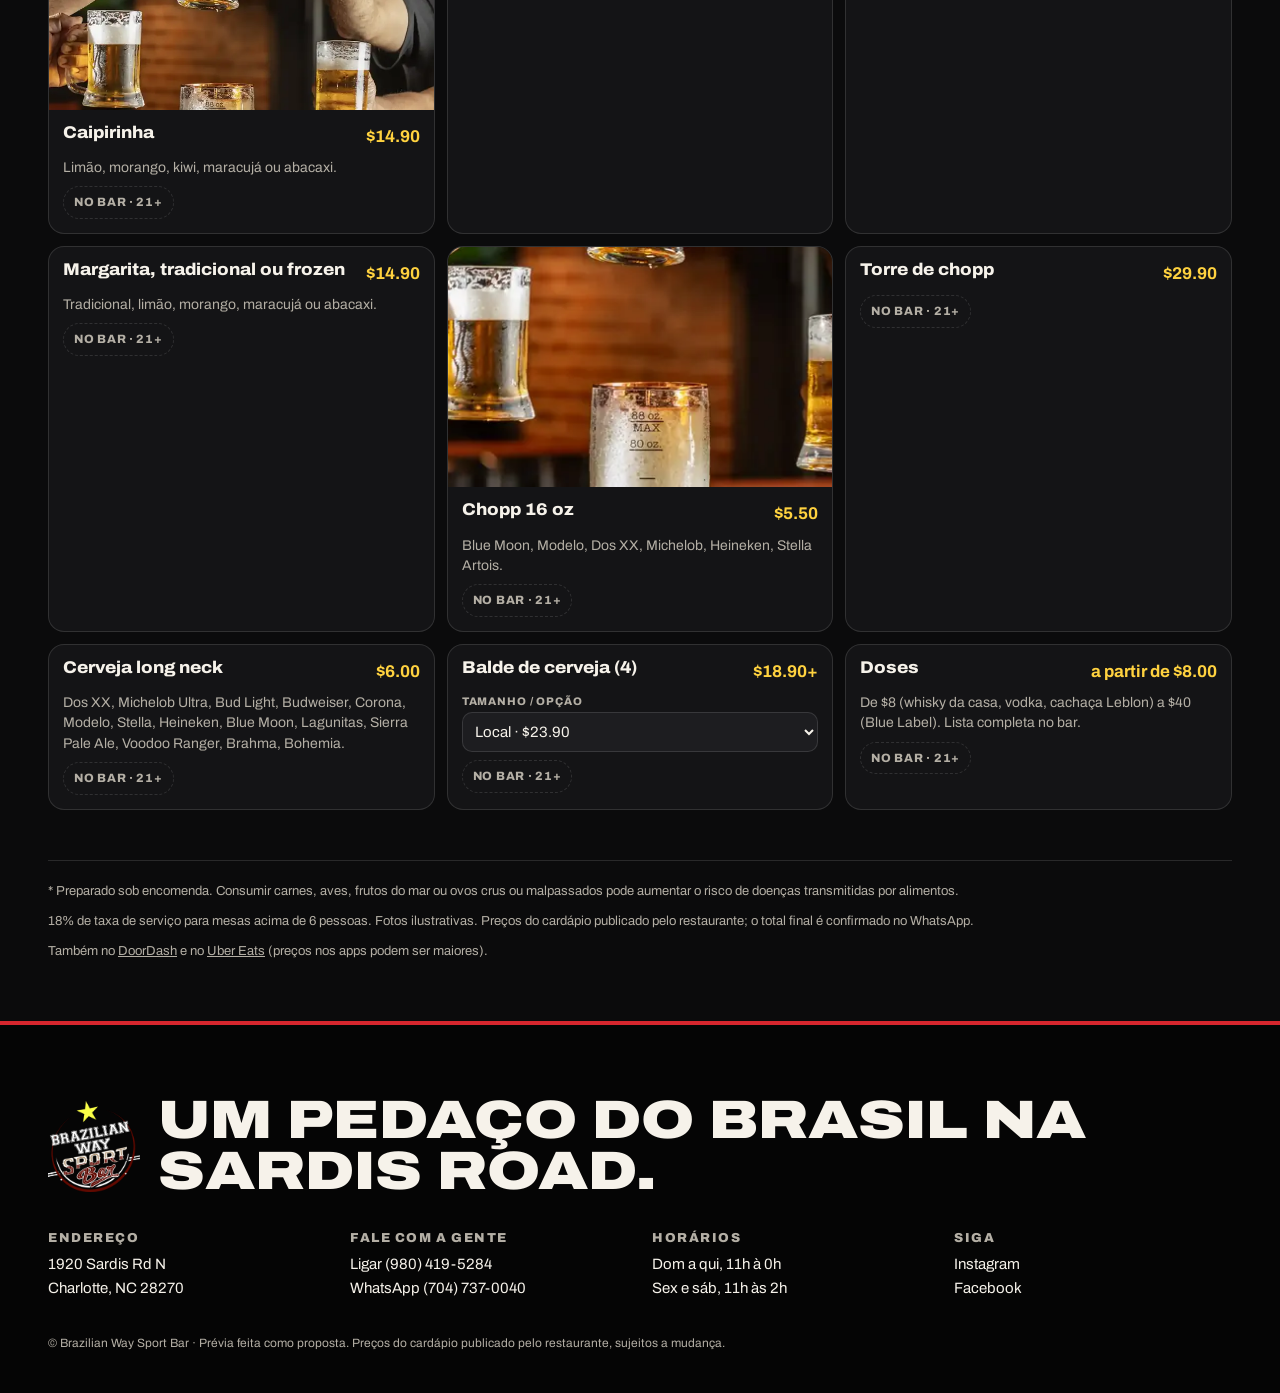
<file: pt/menu.html>
<!doctype html>
<html lang="pt-BR">
<head>
<meta charset="utf-8">
<meta name="viewport" content="width=device-width, initial-scale=1, viewport-fit=cover">
<meta name="robots" content="noindex, nofollow">
<title>Cardápio | Brazilian Way, Charlotte</title>
<meta name="description" content="O cardápio completo do Brazilian Way, sempre no ar. Monte o pedido e envie pelo WhatsApp.">
<meta name="theme-color" content="#0b0b0c">
<link rel="alternate" hreflang="en" href="../menu.html">
<link rel="icon" href="../img/logo.png">
<link rel="preload" href="../fonts/archivo.woff2" as="font" type="font/woff2" crossorigin>
<link rel="stylesheet" href="../styles.css">
<script type="application/ld+json">{"@context":"https://schema.org","@type":["Restaurant","BarOrPub"],"name":"Brazilian Way Sport Bar","servesCuisine":["Brazilian"],"address":{"@type":"PostalAddress","streetAddress":"1920 Sardis Rd N","addressLocality":"Charlotte","addressRegion":"NC","postalCode":"28270","addressCountry":"US"},"telephone":"+1-980-419-5284","priceRange":"$$","sameAs":["https://www.instagram.com/brazilianwaycharlotte/","https://www.facebook.com/brazilianwaysportbar/"],"openingHoursSpecification":[{"@type":"OpeningHoursSpecification","dayOfWeek":["Sunday","Monday","Tuesday","Wednesday","Thursday"],"opens":"11:00","closes":"00:00"},{"@type":"OpeningHoursSpecification","dayOfWeek":["Friday","Saturday"],"opens":"11:00","closes":"02:00"}],"acceptsReservations":true,"hasMenu":"menu.html"}</script>
</head>
<body class="pg-menu">

<a class="skip" href="#main">Pular para o conteúdo</a>
<div class="preview-tag" role="note">Prévia de design, não é o site oficial do Brazilian Way</div>
<header class="hd" id="hd">
  <a class="hd-logo" href="../index.html" aria-label="Brazilian Way, início"><img src="../img/logo.webp" alt="" width="64" height="64"></a>
  <nav class="hd-nav" aria-label="Principal">
    <a href="../menu.html" aria-current="page">Cardápio</a>
    <a href="../index.html#lineup">Escalação</a>
    <a href="../visit.html" >Visite</a>
  </nav>
  <div class="hd-right">
    <a class="led-pill" href="../visit.html#hours" data-status><i class="dot"></i><span data-status-short>Horários</span></a>
    <a class="lang" href="../menu.html" hreflang="en" lang="en" aria-label="View in English">EN</a>
    <button class="sheet-btn" type="button" data-open-sheet aria-label="Seu pedido"><svg viewBox="0 0 24 24" aria-hidden="true"><path d="M8 3 3 6l2 4 2-1v12h10V9l2 1 2-4-5-3a4 4 0 0 1-8 0Z" fill="none" stroke="currentColor" stroke-width="1.8" stroke-linejoin="round"/></svg><span class="sheet-count" data-count>0</span></button>
    <button class="burger" type="button" aria-expanded="false" aria-controls="mnav" aria-label="Abrir menu"><i></i><i></i></button>
  </div>
</header>
<div class="mnav" id="mnav" hidden>
  <nav aria-label="Celular">
    <a href="../index.html">Início</a>
    <a href="../menu.html">Cardápio</a>
    <a href="../index.html#lineup">A escalação</a>
    <a href="../visit.html">Visite e horários</a>
  </nav>
  <div class="mnav-ctas">
    <a class="btn btn-wa" href="https://wa.me/17047370040?text=Ol%C3%A1%2C%20Brazilian%20Way!%20Vim%20pelo%20site." target="_blank" rel="noopener"><svg viewBox="0 0 24 24" aria-hidden="true"><path fill="currentColor" d="M12 2.2A9.7 9.7 0 0 0 3.6 16.8L2.3 21.7l5-1.3A9.7 9.7 0 1 0 12 2.2Zm0 17.7a8 8 0 0 1-4.1-1.1l-.3-.2-3 .8.8-2.9-.2-.3A8 8 0 1 1 12 19.9Zm4.4-6c-.2-.1-1.4-.7-1.7-.8-.2-.1-.4-.1-.5.1l-.8 1c-.1.2-.3.2-.5.1a6.6 6.6 0 0 1-3.3-2.9c-.2-.4.2-.4.7-1.3.1-.2 0-.3 0-.4l-.8-1.8c-.2-.5-.4-.4-.5-.4h-.5a.9.9 0 0 0-.7.3 2.8 2.8 0 0 0-.9 2.1 4.9 4.9 0 0 0 1 2.6 11.2 11.2 0 0 0 4.3 3.8c1.6.7 2.2.7 3 .6a2.6 2.6 0 0 0 1.7-1.2 2.1 2.1 0 0 0 .2-1.2c-.1-.1-.3-.2-.5-.3Z"/></svg>WhatsApp</a>
    <a class="btn btn-ghost" href="tel:+19804195284"><svg viewBox="0 0 24 24" aria-hidden="true"><path d="M6.6 3.5 9 3l2 4.6-2 1.6a13 13 0 0 0 5.8 5.8l1.6-2 4.6 2-.5 2.4c-.2 1-1 1.7-2 1.6C10.7 18.7 5.3 13.3 5 5.5c-.1-1 .6-1.8 1.6-2Z" fill="none" stroke="currentColor" stroke-width="1.9" stroke-linejoin="round"/></svg>(980) 419-5284</a>
  </div>
</div>

<main id="main" class="menu-page">
  <section class="m-hero" id="order">
    <div class="m-hero-in">
      <p class="kicker led">Sempre no ar</p>
      <h1>O cardápio</h1>
      <p class="m-lead">Toque em <b>Adicionar</b> em qualquer prato. O pedido vai se montando como uma súmula e segue para o WhatsApp do restaurante com um toque. Retirada ou entrega.</p>
      <ol class="how">
        <li><span class="led">1</span>Escolha os pratos</li>
        <li><span class="led">2</span>Revise a súmula</li>
        <li><span class="led">3</span>Envie no WhatsApp</li>
      </ol>
    </div>
  </section>
  <div class="m-tools" id="m-tools">
    <label class="m-search"><svg viewBox="0 0 24 24" aria-hidden="true"><circle cx="11" cy="11" r="6.5" fill="none" stroke="currentColor" stroke-width="2"/><path d="m16 16 4.5 4.5" stroke="currentColor" stroke-width="2" stroke-linecap="round"/></svg><span class="sr">Buscar no cardápio</span><input type="search" data-search-input placeholder="Buscar: picanha, coxinha, pastel..."></label>
    <nav class="chips" aria-label="Seções do cardápio" data-chips><a href="#today" data-chip="today"><span class="led">01</span>Prato do dia</a><a href="#apps" data-chip="apps"><span class="led">02</span>Petiscos</a><a href="#skewers" data-chip="skewers"><span class="led">03</span>Espetinhos</a><a href="#salads" data-chip="salads"><span class="led">04</span>Saladas</a><a href="#dishes" data-chip="dishes"><span class="led">05</span>Pratos</a><a href="#share" data-chip="share"><span class="led">06</span>Compartilháveis</a><a href="#soups" data-chip="soups"><span class="led">07</span>Caldos</a><a href="#sides" data-chip="sides"><span class="led">08</span>Acompanhamentos</a><a href="#burgers" data-chip="burgers"><span class="led">09</span>Hambúrgueres e sanduíches</a><a href="#kids" data-chip="kids"><span class="led">10</span>Infantil</a><a href="#desserts" data-chip="desserts"><span class="led">11</span>Sobremesas</a><a href="#drinks" data-chip="drinks"><span class="led">12</span>Bebidas</a><a href="#bar" data-chip="bar"><span class="led">13</span>Bar</a></nav>
  </div>
  <div class="m-body">
    <section class="mcat" id="today" aria-labelledby="h-today">
        <header class="mcat-hd"><span class="led mcat-no">01</span><h2 id="h-today">Prato do dia</h2><p>Um especial por dia. O de hoje fica em destaque.</p></header>
        <div class="dishes"><article class="dish has-img" data-item="executivo" data-search="executive dish prato executivo tuesday to friday, 11 am to 5 pm. rice, beans, your choice of meat, french fries or salad. terça a sexta, das 11h às 17h. arroz, feijão, carne à escolha, batata frita ou salada.">
      <div class="dish-img"><img src="../img/milanesa-s.webp" alt="Prato executivo" loading="lazy" decoding="async" ></div>
      <div class="dish-body">
        <div class="dish-top"><h3>Prato executivo</h3><b class="price">$14.90</b></div>
        <span class="tag">TER · QUA · QUI · SEX</span><p>Terça a sexta, das 11h às 17h. Arroz, feijão, carne à escolha, batata frita ou salada.</p>
        <div class="opts"><label class="opt"><span>Carne</span><select data-opt="0"><option>Picanha*</option><option>Lombo</option><option>Frango</option><option>Tilápia</option></select></label><label class="opt"><span>Acompanha</span><select data-opt="1"><option>Batata frita</option><option>Salada</option></select></label></div>
        <button type="button" class="add" data-add="executivo" aria-label="Adicionar Prato executivo"><svg viewBox="0 0 24 24" aria-hidden="true"><path d="M12 5v14M5 12h14" stroke="currentColor" stroke-width="2.6" stroke-linecap="round"/></svg><span>Adicionar</span></button>
      </div>
    </article><article class="dish" data-item="feijoada" data-search="complete feijoada feijoada completa saturday. white rice, kale, farofa, vinaigrette, orange and pork cracklings. sábado. arroz branco, couve, farofa, vinagrete, laranja e pururuca.">
      
      <div class="dish-body">
        <div class="dish-top"><h3>Feijoada completa</h3><b class="price">$21.90</b></div>
        <span class="tag">SÁB</span><p>Sábado. Arroz branco, couve, farofa, vinagrete, laranja e pururuca.</p>
        
        <button type="button" class="add" data-add="feijoada" aria-label="Adicionar Feijoada completa"><svg viewBox="0 0 24 24" aria-hidden="true"><path d="M12 5v14M5 12h14" stroke="currentColor" stroke-width="2.6" stroke-linecap="round"/></svg><span>Adicionar</span></button>
      </div>
    </article><article class="dish" data-item="costela" data-search="beef ribs for two costela para dois sunday. served for two with a generous portion of rice, beans, fries and cassava. domingo. servida para duas pessoas, com porção generosa de arroz, feijão, batata frita e mandioca.">
      
      <div class="dish-body">
        <div class="dish-top"><h3>Costela para dois</h3><b class="price">$44.90</b></div>
        <span class="tag">DOM</span><p>Domingo. Servida para duas pessoas, com porção generosa de arroz, feijão, batata frita e mandioca.</p>
        
        <button type="button" class="add" data-add="costela" aria-label="Adicionar Costela para dois"><svg viewBox="0 0 24 24" aria-hidden="true"><path d="M12 5v14M5 12h14" stroke="currentColor" stroke-width="2.6" stroke-linecap="round"/></svg><span>Adicionar</span></button>
      </div>
    </article></div>
      </section><section class="mcat" id="apps" aria-labelledby="h-apps">
        <header class="mcat-hd"><span class="led mcat-no">02</span><h2 id="h-apps">Petiscos</h2></header>
        <div class="dishes"><article class="dish has-img" data-item="bolinho" data-search="beef rib croquettes (8) bolinho de costela com queijo (8) beef rib bites stuffed with cheese, with homemade sauces. servido com catupiry e pimenta biquinho.">
      <div class="dish-img"><img src="../img/bolinho-costela-s.webp" alt="Bolinho de costela com queijo (8)" loading="lazy" decoding="async" ></div>
      <div class="dish-body">
        <div class="dish-top"><h3>Bolinho de costela com queijo (8)</h3><b class="price">$13.90+</b></div>
        <p>Servido com catupiry e pimenta biquinho.</p>
        <div class="opts"><label class="opt"><span>Tamanho / opção</span><select data-var><option value="0">Completa · $21.90</option><option value="1">Meia · $13.90</option></select></label></div>
        <button type="button" class="add" data-add="bolinho" aria-label="Adicionar Bolinho de costela com queijo (8)"><svg viewBox="0 0 24 24" aria-hidden="true"><path d="M12 5v14M5 12h14" stroke="currentColor" stroke-width="2.6" stroke-linecap="round"/></svg><span>Adicionar</span></button>
      </div>
    </article><article class="dish has-img" data-item="coxinha" data-search="coxinha, chicken croquettes (10) coxinha de frango (10) served with catupiry and homemade sauces. servida com molho da casa.">
      <div class="dish-img"><img src="../img/coxinha-s.webp" alt="Coxinha de frango (10)" loading="lazy" decoding="async" ></div>
      <div class="dish-body">
        <div class="dish-top"><h3>Coxinha de frango (10)</h3><b class="price">$11.90+</b></div>
        <p>Servida com molho da casa.</p>
        <div class="opts"><label class="opt"><span>Tamanho / opção</span><select data-var><option value="0">Completa · $18.90</option><option value="1">Meia · $11.90</option></select></label></div>
        <button type="button" class="add" data-add="coxinha" aria-label="Adicionar Coxinha de frango (10)"><svg viewBox="0 0 24 24" aria-hidden="true"><path d="M12 5v14M5 12h14" stroke="currentColor" stroke-width="2.6" stroke-linecap="round"/></svg><span>Adicionar</span></button>
      </div>
    </article><article class="dish has-img" data-item="isca" data-search="fish sticks isca de peixe with homemade sauces. servida com molho da casa.">
      <div class="dish-img"><img src="../img/isca-peixe-s.webp" alt="Isca de peixe" loading="lazy" decoding="async" ></div>
      <div class="dish-body">
        <div class="dish-top"><h3>Isca de peixe</h3><b class="price">$19.90</b></div>
        <p>Servida com molho da casa.</p>
        
        <button type="button" class="add" data-add="isca" aria-label="Adicionar Isca de peixe"><svg viewBox="0 0 24 24" aria-hidden="true"><path d="M12 5v14M5 12h14" stroke="currentColor" stroke-width="2.6" stroke-linecap="round"/></svg><span>Adicionar</span></button>
      </div>
    </article><article class="dish" data-item="torresmo" data-search="torresmo de rolo, fried pork belly roll torresmo de rolo with chili and lime jelly. chopped with yucca or fries +$5, half and half +$7. com geleia de pimenta e limão. picado com mandioca ou batata +$5, meio a meio +$7.">
      
      <div class="dish-body">
        <div class="dish-top"><h3>Torresmo de rolo</h3><b class="price">$24.90</b></div>
        <p>Com geleia de pimenta e limão. Picado com mandioca ou batata +$5, meio a meio +$7.</p>
        
        <button type="button" class="add" data-add="torresmo" aria-label="Adicionar Torresmo de rolo"><svg viewBox="0 0 24 24" aria-hidden="true"><path d="M12 5v14M5 12h14" stroke="currentColor" stroke-width="2.6" stroke-linecap="round"/></svg><span>Adicionar</span></button>
      </div>
    </article><article class="dish has-img" data-item="pastel" data-search="brazilian way pastel (4) pastel brazilian way (4) beef, cheese or chicken with catupiry, with homemade sauce and pico de gallo. carne, queijo ou frango com catupiry, com molho da casa e vinagrete.">
      <div class="dish-img"><img src="../img/pasteis-s.webp" alt="Pastel Brazilian Way (4)" loading="lazy" decoding="async" ></div>
      <div class="dish-body">
        <div class="dish-top"><h3>Pastel Brazilian Way (4)</h3><b class="price">$12.90</b></div>
        <p>Carne, queijo ou frango com catupiry, com molho da casa e vinagrete.</p>
        <div class="opts"><label class="opt"><span>Sabor</span><select data-opt="0"><option>Carne</option><option>Queijo</option><option>Frango com catupiry</option></select></label></div>
        <button type="button" class="add" data-add="pastel" aria-label="Adicionar Pastel Brazilian Way (4)"><svg viewBox="0 0 24 24" aria-hidden="true"><path d="M12 5v14M5 12h14" stroke="currentColor" stroke-width="2.6" stroke-linecap="round"/></svg><span>Adicionar</span></button>
      </div>
    </article><article class="dish has-img" data-item="loaded" data-search="loaded fries batata com queijo e bacon french fries au gratin with diced bacon and cheese. batata frita com queijo gratinado e cubinhos de bacon.">
      <div class="dish-img"><img src="../img/loaded-fries-s.webp" alt="Batata com queijo e bacon" loading="lazy" decoding="async" ></div>
      <div class="dish-body">
        <div class="dish-top"><h3>Batata com queijo e bacon</h3><b class="price">$18.90</b></div>
        <p>Batata frita com queijo gratinado e cubinhos de bacon.</p>
        
        <button type="button" class="add" data-add="loaded" aria-label="Adicionar Batata com queijo e bacon"><svg viewBox="0 0 24 24" aria-hidden="true"><path d="M12 5v14M5 12h14" stroke="currentColor" stroke-width="2.6" stroke-linecap="round"/></svg><span>Adicionar</span></button>
      </div>
    </article><article class="dish" data-item="lula" data-search="fried calamari rings anéis de lula empanados lightly breaded, with a zesty dipping sauce. empanados e dourados, com molho de acompanhamento.">
      
      <div class="dish-body">
        <div class="dish-top"><h3>Anéis de lula empanados</h3><b class="price">$21.90</b></div>
        <p>Empanados e dourados, com molho de acompanhamento.</p>
        
        <button type="button" class="add" data-add="lula" aria-label="Adicionar Anéis de lula empanados"><svg viewBox="0 0 24 24" aria-hidden="true"><path d="M12 5v14M5 12h14" stroke="currentColor" stroke-width="2.6" stroke-linecap="round"/></svg><span>Adicionar</span></button>
      </div>
    </article><article class="dish has-img" data-item="mandioca" data-search="fried yucca mandioca frita with homemade sauce. com molho da casa.">
      <div class="dish-img"><img src="../img/mandioca-s.webp" alt="Mandioca frita" loading="lazy" decoding="async" ></div>
      <div class="dish-body">
        <div class="dish-top"><h3>Mandioca frita</h3><b class="price">$12.90</b></div>
        <p>Com molho da casa.</p>
        
        <button type="button" class="add" data-add="mandioca" aria-label="Adicionar Mandioca frita"><svg viewBox="0 0 24 24" aria-hidden="true"><path d="M12 5v14M5 12h14" stroke="currentColor" stroke-width="2.6" stroke-linecap="round"/></svg><span>Adicionar</span></button>
      </div>
    </article><article class="dish has-img" data-item="passarinho" data-search="chicken bites frango à passarinho with homemade sauce and sliced garlic. com molho da casa e alho laminado.">
      <div class="dish-img"><img src="../img/chicken-bites-s.webp" alt="Frango à passarinho" loading="lazy" decoding="async" ></div>
      <div class="dish-body">
        <div class="dish-top"><h3>Frango à passarinho</h3><b class="price">$19.90</b></div>
        <p>Com molho da casa e alho laminado.</p>
        
        <button type="button" class="add" data-add="passarinho" aria-label="Adicionar Frango à passarinho"><svg viewBox="0 0 24 24" aria-hidden="true"><path d="M12 5v14M5 12h14" stroke="currentColor" stroke-width="2.6" stroke-linecap="round"/></svg><span>Adicionar</span></button>
      </div>
    </article><article class="dish has-img" data-item="bolinha" data-search="cheese balls bolinha de queijo crispy outside, melted cheese inside, with homemade sauce. crocante por fora, recheada de queijo derretido, com molho da casa.">
      <div class="dish-img"><img src="../img/bolinha-queijo-s.webp" alt="Bolinha de queijo" loading="lazy" decoding="async" ></div>
      <div class="dish-body">
        <div class="dish-top"><h3>Bolinha de queijo</h3><b class="price">$12.90</b></div>
        <p>Crocante por fora, recheada de queijo derretido, com molho da casa.</p>
        
        <button type="button" class="add" data-add="bolinha" aria-label="Adicionar Bolinha de queijo"><svg viewBox="0 0 24 24" aria-hidden="true"><path d="M12 5v14M5 12h14" stroke="currentColor" stroke-width="2.6" stroke-linecap="round"/></svg><span>Adicionar</span></button>
      </div>
    </article><article class="dish has-img" data-item="almondega" data-search="meatballs (10) almôndegas (10) handmade, topped with grated cheese, with a golden breadstick. artesanais, cobertas com queijo ralado, com pão dourado.">
      <div class="dish-img"><img src="../img/almondegas-s.webp" alt="Almôndegas (10)" loading="lazy" decoding="async" ></div>
      <div class="dish-body">
        <div class="dish-top"><h3>Almôndegas (10)</h3><b class="price">$14.90</b></div>
        <p>Artesanais, cobertas com queijo ralado, com pão dourado.</p>
        
        <button type="button" class="add" data-add="almondega" aria-label="Adicionar Almôndegas (10)"><svg viewBox="0 0 24 24" aria-hidden="true"><path d="M12 5v14M5 12h14" stroke="currentColor" stroke-width="2.6" stroke-linecap="round"/></svg><span>Adicionar</span></button>
      </div>
    </article><article class="dish has-img" data-item="mountain" data-search="brazilian way mountain brazilian way mountain crispy chicken tenders over fries with bacon, melted cheese, scallions and house sauce. tender de frango crocante com batata frita, bacon, queijo gratinado, cebolinha e molho da casa.">
      <div class="dish-img"><img src="../img/mountain-s.webp" alt="Brazilian Way Mountain" loading="lazy" decoding="async" ></div>
      <div class="dish-body">
        <div class="dish-top"><h3>Brazilian Way Mountain</h3><b class="price">$22.90</b></div>
        <p>Tender de frango crocante com batata frita, bacon, queijo gratinado, cebolinha e molho da casa.</p>
        
        <button type="button" class="add" data-add="mountain" aria-label="Adicionar Brazilian Way Mountain"><svg viewBox="0 0 24 24" aria-hidden="true"><path d="M12 5v14M5 12h14" stroke="currentColor" stroke-width="2.6" stroke-linecap="round"/></svg><span>Adicionar</span></button>
      </div>
    </article><article class="dish has-img" data-item="mozz" data-search="mozzarella sticks sticks de mussarela with marinara sauce. com molho marinara.">
      <div class="dish-img"><img src="../img/mozzarella-sticks-s.webp" alt="Sticks de mussarela" loading="lazy" decoding="async" ></div>
      <div class="dish-body">
        <div class="dish-top"><h3>Sticks de mussarela</h3><b class="price">$9.90</b></div>
        <p>Com molho marinara.</p>
        
        <button type="button" class="add" data-add="mozz" aria-label="Adicionar Sticks de mussarela"><svg viewBox="0 0 24 24" aria-hidden="true"><path d="M12 5v14M5 12h14" stroke="currentColor" stroke-width="2.6" stroke-linecap="round"/></svg><span>Adicionar</span></button>
      </div>
    </article><article class="dish" data-item="wings" data-search="chicken wings (12) chicken wings (12) your choice of sauce. com molho à escolha.">
      
      <div class="dish-body">
        <div class="dish-top"><h3>Chicken wings (12)</h3><b class="price">$14.90</b></div>
        <p>Com molho à escolha.</p>
        <div class="opts"><label class="opt"><span>Molho</span><select data-opt="0"><option>Buffalo</option><option>Barbecue</option><option>Blue cheese</option><option>Ranch</option><option>Teriyaki</option><option>Honey mustard</option></select></label></div>
        <button type="button" class="add" data-add="wings" aria-label="Adicionar Chicken wings (12)"><svg viewBox="0 0 24 24" aria-hidden="true"><path d="M12 5v14M5 12h14" stroke="currentColor" stroke-width="2.6" stroke-linecap="round"/></svg><span>Adicionar</span></button>
      </div>
    </article><article class="dish" data-item="dadinho" data-search="tapioca dice dadinho de tapioca with your choice of sauce. com molho à escolha.">
      
      <div class="dish-body">
        <div class="dish-top"><h3>Dadinho de tapioca</h3><b class="price">$12.99</b></div>
        <p>Com molho à escolha.</p>
        
        <button type="button" class="add" data-add="dadinho" aria-label="Adicionar Dadinho de tapioca"><svg viewBox="0 0 24 24" aria-hidden="true"><path d="M12 5v14M5 12h14" stroke="currentColor" stroke-width="2.6" stroke-linecap="round"/></svg><span>Adicionar</span></button>
      </div>
    </article><article class="dish" data-item="camarao" data-search="breaded shrimp camarão empanado with lemon and homemade sauce. com limão e molho verde.">
      
      <div class="dish-body">
        <div class="dish-top"><h3>Camarão empanado</h3><b class="price">$15.90</b></div>
        <p>Com limão e molho verde.</p>
        
        <button type="button" class="add" data-add="camarao" aria-label="Adicionar Camarão empanado"><svg viewBox="0 0 24 24" aria-hidden="true"><path d="M12 5v14M5 12h14" stroke="currentColor" stroke-width="2.6" stroke-linecap="round"/></svg><span>Adicionar</span></button>
      </div>
    </article><article class="dish pizza-card" data-item="pizza" data-search="pizza brazilian pizza pizza brasileira">
          <div class="dish-body"><div class="dish-top"><h3>Pizza brasileira</h3><b class="price">Consulte</b></div>
          <p>Anunciada no Instagram do Brazilian Way. Sabores e preços ainda não estão no cardápio publicado: pergunte no WhatsApp.</p>
          <a class="add add-ghost" href="https://wa.me/17047370040?text=Ol%C3%A1!%20Quais%20sabores%20de%20pizza%20brasileira%20voc%C3%AAs%20t%C3%AAm%20hoje%2C%20e%20os%20pre%C3%A7os%3F" target="_blank" rel="noopener"><svg viewBox="0 0 24 24" aria-hidden="true"><path fill="currentColor" d="M12 2.2A9.7 9.7 0 0 0 3.6 16.8L2.3 21.7l5-1.3A9.7 9.7 0 1 0 12 2.2Zm0 17.7a8 8 0 0 1-4.1-1.1l-.3-.2-3 .8.8-2.9-.2-.3A8 8 0 1 1 12 19.9Zm4.4-6c-.2-.1-1.4-.7-1.7-.8-.2-.1-.4-.1-.5.1l-.8 1c-.1.2-.3.2-.5.1a6.6 6.6 0 0 1-3.3-2.9c-.2-.4.2-.4.7-1.3.1-.2 0-.3 0-.4l-.8-1.8c-.2-.5-.4-.4-.5-.4h-.5a.9.9 0 0 0-.7.3 2.8 2.8 0 0 0-.9 2.1 4.9 4.9 0 0 0 1 2.6 11.2 11.2 0 0 0 4.3 3.8c1.6.7 2.2.7 3 .6a2.6 2.6 0 0 0 1.7-1.2 2.1 2.1 0 0 0 .2-1.2c-.1-.1-.3-.2-.5-.3Z"/></svg><span>Perguntar sabores</span></a></div></article></div>
      </section><section class="mcat" id="skewers" aria-labelledby="h-skewers">
        <header class="mcat-hd"><span class="led mcat-no">03</span><h2 id="h-skewers">Espetinhos</h2></header>
        <div class="dishes"><article class="dish has-img" data-item="espeto" data-search="brazilian skewer (1) espetinho (1) with farofa and pico de gallo. com farofa e vinagrete.">
      <div class="dish-img"><img src="../img/espetinho-s.webp" alt="Espetinho (1)" loading="lazy" decoding="async" ></div>
      <div class="dish-body">
        <div class="dish-top"><h3>Espetinho (1)</h3><b class="price">$6.50</b></div>
        <p>Com farofa e vinagrete.</p>
        <div class="opts"><label class="opt"><span>Espetinho</span><select data-opt="0"><option>Frango</option><option>Carne*</option><option>Coração</option></select></label></div>
        <button type="button" class="add" data-add="espeto" aria-label="Adicionar Espetinho (1)"><svg viewBox="0 0 24 24" aria-hidden="true"><path d="M12 5v14M5 12h14" stroke="currentColor" stroke-width="2.6" stroke-linecap="round"/></svg><span>Adicionar</span></button>
      </div>
    </article><article class="dish" data-item="espeto-bacon" data-search="chicken &amp; bacon skewer (1) espetinho de frango com bacon (1) with farofa and pico de gallo. com farofa e vinagrete.">
      
      <div class="dish-body">
        <div class="dish-top"><h3>Espetinho de frango com bacon (1)</h3><b class="price">$7.50</b></div>
        <p>Com farofa e vinagrete.</p>
        
        <button type="button" class="add" data-add="espeto-bacon" aria-label="Adicionar Espetinho de frango com bacon (1)"><svg viewBox="0 0 24 24" aria-hidden="true"><path d="M12 5v14M5 12h14" stroke="currentColor" stroke-width="2.6" stroke-linecap="round"/></svg><span>Adicionar</span></button>
      </div>
    </article><article class="dish" data-item="espeto-linguica" data-search="sausage skewer (1) espetinho de linguiça (1) with farofa and pico de gallo. com farofa e vinagrete.">
      
      <div class="dish-body">
        <div class="dish-top"><h3>Espetinho de linguiça (1)</h3><b class="price">$7.50</b></div>
        <p>Com farofa e vinagrete.</p>
        
        <button type="button" class="add" data-add="espeto-linguica" aria-label="Adicionar Espetinho de linguiça (1)"><svg viewBox="0 0 24 24" aria-hidden="true"><path d="M12 5v14M5 12h14" stroke="currentColor" stroke-width="2.6" stroke-linecap="round"/></svg><span>Adicionar</span></button>
      </div>
    </article><article class="dish has-img" data-item="espeto-carne" data-search="barbecue beef skewer (1) espetinho de carne (1) with farofa and pico de gallo. com farofa e vinagrete.">
      <div class="dish-img"><img src="../img/espetinho-carne-s.webp" alt="Espetinho de carne (1)" loading="lazy" decoding="async" ></div>
      <div class="dish-body">
        <div class="dish-top"><h3>Espetinho de carne (1)</h3><b class="price">$6.50</b></div>
        <p>Com farofa e vinagrete.</p>
        
        <button type="button" class="add" data-add="espeto-carne" aria-label="Adicionar Espetinho de carne (1)"><svg viewBox="0 0 24 24" aria-hidden="true"><path d="M12 5v14M5 12h14" stroke="currentColor" stroke-width="2.6" stroke-linecap="round"/></svg><span>Adicionar</span></button>
      </div>
    </article></div>
      </section><section class="mcat" id="salads" aria-labelledby="h-salads">
        <header class="mcat-hd"><span class="led mcat-no">04</span><h2 id="h-salads">Saladas</h2></header>
        <div class="dishes"><article class="dish has-img" data-item="house" data-search="house salad salada da casa lettuce, tomatoes, onions, olives, croutons, italian dressing. shrimp +$6.50, chicken +$4. alface, tomate, cebola, azeitona, croutons e molho italiano. camarão +$6,50, frango +$4.">
      <div class="dish-img"><img src="../img/house-salad-s.webp" alt="Salada da casa" loading="lazy" decoding="async" ></div>
      <div class="dish-body">
        <div class="dish-top"><h3>Salada da casa</h3><b class="price">$10.90</b></div>
        <p>Alface, tomate, cebola, azeitona, croutons e molho italiano. Camarão +$6,50, frango +$4.</p>
        
        <button type="button" class="add" data-add="house" aria-label="Adicionar Salada da casa"><svg viewBox="0 0 24 24" aria-hidden="true"><path d="M12 5v14M5 12h14" stroke="currentColor" stroke-width="2.6" stroke-linecap="round"/></svg><span>Adicionar</span></button>
      </div>
    </article><article class="dish has-img" data-item="caesar" data-search="caesar salad salada caesar lettuce, diced bacon, croutons, caesar dressing. shrimp +$6.50, chicken +$4. alface, bacon picado, croutons e molho caesar. camarão +$6,50, frango +$4.">
      <div class="dish-img"><img src="../img/caesar-s.webp" alt="Salada Caesar" loading="lazy" decoding="async" ></div>
      <div class="dish-body">
        <div class="dish-top"><h3>Salada Caesar</h3><b class="price">$12.90</b></div>
        <p>Alface, bacon picado, croutons e molho caesar. Camarão +$6,50, frango +$4.</p>
        
        <button type="button" class="add" data-add="caesar" aria-label="Adicionar Salada Caesar"><svg viewBox="0 0 24 24" aria-hidden="true"><path d="M12 5v14M5 12h14" stroke="currentColor" stroke-width="2.6" stroke-linecap="round"/></svg><span>Adicionar</span></button>
      </div>
    </article></div>
      </section><section class="mcat" id="dishes" aria-labelledby="h-dishes">
        <header class="mcat-hd"><span class="led mcat-no">05</span><h2 id="h-dishes">Pratos</h2></header>
        <div class="dishes"><article class="dish has-img" data-item="tradicional" data-search="traditional plate prato tradicional rice or pasta plus 2 sides (tropeiro beans not included). arroz ou macarrão + 2 sides (exceto feijão tropeiro).">
      <div class="dish-img"><img src="../img/picanha-trad-s.webp" alt="Prato tradicional" loading="lazy" decoding="async" ></div>
      <div class="dish-body">
        <div class="dish-top"><h3>Prato tradicional</h3><b class="price">$17.90+</b></div>
        <p>Arroz ou macarrão + 2 sides (exceto feijão tropeiro).</p>
        <div class="opts"><label class="opt"><span>Tamanho / opção</span><select data-var><option value="0">Picanha* · $22.90</option><option value="1">Filé de frango · $18.90</option><option value="2">Lombo · $17.90</option><option value="3">Tilápia · $17.90</option></select></label></div>
        <button type="button" class="add" data-add="tradicional" aria-label="Adicionar Prato tradicional"><svg viewBox="0 0 24 24" aria-hidden="true"><path d="M12 5v14M5 12h14" stroke="currentColor" stroke-width="2.6" stroke-linecap="round"/></svg><span>Adicionar</span></button>
      </div>
    </article><article class="dish has-img" data-item="madeira" data-search="filet in madeira sauce filet ao molho madeira rice or pasta plus 2 simple sides. arroz ou macarrão + 2 sides simples.">
      <div class="dish-img"><img src="../img/filet-madeira-s.webp" alt="Filet ao molho madeira" loading="lazy" decoding="async" ></div>
      <div class="dish-body">
        <div class="dish-top"><h3>Filet ao molho madeira</h3><b class="price">$27.80</b></div>
        <p>Arroz ou macarrão + 2 sides simples.</p>
        
        <button type="button" class="add" data-add="madeira" aria-label="Adicionar Filet ao molho madeira"><svg viewBox="0 0 24 24" aria-hidden="true"><path d="M12 5v14M5 12h14" stroke="currentColor" stroke-width="2.6" stroke-linecap="round"/></svg><span>Adicionar</span></button>
      </div>
    </article><article class="dish has-img" data-item="parmegiana" data-search="parmigiana fillet filé à parmegiana beef* or chicken, rice or pasta plus 2 sides. carne* ou frango, arroz ou macarrão + 2 sides.">
      <div class="dish-img"><img src="../img/parmegiana-s.webp" alt="Filé à parmegiana" loading="lazy" decoding="async" ></div>
      <div class="dish-body">
        <div class="dish-top"><h3>Filé à parmegiana</h3><b class="price">$24.90</b></div>
        <p>Carne* ou frango, arroz ou macarrão + 2 sides.</p>
        <div class="opts"><label class="opt"><span>Opção</span><select data-opt="0"><option>Carne</option><option>Frango</option></select></label></div>
        <button type="button" class="add" data-add="parmegiana" aria-label="Adicionar Filé à parmegiana"><svg viewBox="0 0 24 24" aria-hidden="true"><path d="M12 5v14M5 12h14" stroke="currentColor" stroke-width="2.6" stroke-linecap="round"/></svg><span>Adicionar</span></button>
      </div>
    </article><article class="dish has-img" data-item="carreteiro" data-search="brazilian way carreteiro carreteiro brazilian way seasoned rice with brazilian sausage, homemade meats and a fried egg*. arroz com carne desfiada e temperos, servido com linguiça, couve e um ovo frito.">
      <div class="dish-img"><img src="../img/carreteiro-s.webp" alt="Carreteiro Brazilian Way" loading="lazy" decoding="async" ></div>
      <div class="dish-body">
        <div class="dish-top"><h3>Carreteiro Brazilian Way</h3><b class="price">$24.90</b></div>
        <p>Arroz com carne desfiada e temperos, servido com linguiça, couve e um ovo frito.</p>
        
        <button type="button" class="add" data-add="carreteiro" aria-label="Adicionar Carreteiro Brazilian Way"><svg viewBox="0 0 24 24" aria-hidden="true"><path d="M12 5v14M5 12h14" stroke="currentColor" stroke-width="2.6" stroke-linecap="round"/></svg><span>Adicionar</span></button>
      </div>
    </article><article class="dish has-img" data-item="strogonoff" data-search="stroganoff estrogonofe beef or chicken, with rice and shoestring potatoes. carne ou frango, com arroz e batata palha.">
      <div class="dish-img"><img src="../img/stroganoff-s.webp" alt="Estrogonofe" loading="lazy" decoding="async" ></div>
      <div class="dish-body">
        <div class="dish-top"><h3>Estrogonofe</h3><b class="price">$14.90</b></div>
        <p>Carne ou frango, com arroz e batata palha.</p>
        <div class="opts"><label class="opt"><span>Opção</span><select data-opt="0"><option>Carne</option><option>Frango</option></select></label></div>
        <button type="button" class="add" data-add="strogonoff" aria-label="Adicionar Estrogonofe"><svg viewBox="0 0 24 24" aria-hidden="true"><path d="M12 5v14M5 12h14" stroke="currentColor" stroke-width="2.6" stroke-linecap="round"/></svg><span>Adicionar</span></button>
      </div>
    </article><article class="dish has-img" data-item="milanesa" data-search="crispy milanesa bife à milanesa beef or chicken, with rice, beans and mashed potatoes. frango ou carne, com arroz, feijão e purê de batata.">
      <div class="dish-img"><img src="../img/frango-milanesa-s.webp" alt="Bife à milanesa" loading="lazy" decoding="async" ></div>
      <div class="dish-body">
        <div class="dish-top"><h3>Bife à milanesa</h3><b class="price">$14.90</b></div>
        <p>Frango ou carne, com arroz, feijão e purê de batata.</p>
        <div class="opts"><label class="opt"><span>Opção</span><select data-opt="0"><option>Carne</option><option>Frango</option></select></label></div>
        <button type="button" class="add" data-add="milanesa" aria-label="Adicionar Bife à milanesa"><svg viewBox="0 0 24 24" aria-hidden="true"><path d="M12 5v14M5 12h14" stroke="currentColor" stroke-width="2.6" stroke-linecap="round"/></svg><span>Adicionar</span></button>
      </div>
    </article><article class="dish has-img" data-item="cavalo" data-search="beef on horseback bife à cavalo rice, beans, farofa and a fried egg*. arroz branco, feijão, farofa e 1 ovo frito.">
      <div class="dish-img"><img src="../img/bife-cavalo-s.webp" alt="Bife à cavalo" loading="lazy" decoding="async" ></div>
      <div class="dish-body">
        <div class="dish-top"><h3>Bife à cavalo</h3><b class="price">$15.90</b></div>
        <p>Arroz branco, feijão, farofa e 1 ovo frito.</p>
        
        <button type="button" class="add" data-add="cavalo" aria-label="Adicionar Bife à cavalo"><svg viewBox="0 0 24 24" aria-hidden="true"><path d="M12 5v14M5 12h14" stroke="currentColor" stroke-width="2.6" stroke-linecap="round"/></svg><span>Adicionar</span></button>
      </div>
    </article><article class="dish has-img" data-item="picanha-bw-solo" data-search="brazilian way picanha picanha brazilian way sliced picanha* with caramelized onions, white rice, fries and aligot. picanha fatiada, cebolas caramelizadas, arroz branco, batata frita e aligot.">
      <div class="dish-img"><img src="../img/picanha-bw-s.webp" alt="Picanha Brazilian Way" loading="lazy" decoding="async" ></div>
      <div class="dish-body">
        <div class="dish-top"><h3>Picanha Brazilian Way</h3><b class="price">$42.90</b></div>
        <p>Picanha fatiada, cebolas caramelizadas, arroz branco, batata frita e aligot.</p>
        
        <button type="button" class="add" data-add="picanha-bw-solo" aria-label="Adicionar Picanha Brazilian Way"><svg viewBox="0 0 24 24" aria-hidden="true"><path d="M12 5v14M5 12h14" stroke="currentColor" stroke-width="2.6" stroke-linecap="round"/></svg><span>Adicionar</span></button>
      </div>
    </article><article class="dish has-img" data-item="box" data-search="brazilian box brazilian box skewer of your choice with rice, beans, farofa and vinaigrette. espetinho à escolha com arroz, feijão, farofa e vinagrete.">
      <div class="dish-img"><img src="../img/box-s.webp" alt="Brazilian Box" loading="lazy" decoding="async" ></div>
      <div class="dish-body">
        <div class="dish-top"><h3>Brazilian Box</h3><b class="price">$14.90</b></div>
        <p>Espetinho à escolha com arroz, feijão, farofa e vinagrete.</p>
        <div class="opts"><label class="opt"><span>Espetinho</span><select data-opt="0"><option>Frango</option><option>Carne*</option><option>Coração</option><option>Frango com bacon</option></select></label></div>
        <button type="button" class="add" data-add="box" aria-label="Adicionar Brazilian Box"><svg viewBox="0 0 24 24" aria-hidden="true"><path d="M12 5v14M5 12h14" stroke="currentColor" stroke-width="2.6" stroke-linecap="round"/></svg><span>Adicionar</span></button>
      </div>
    </article><article class="dish has-img" data-item="massa" data-search="pasta massa fettuccine or spaghetti, alfredo or marinara. meatballs +$4, chicken +$6, shrimp +$8. fettuccine ou spaghetti, alfredo ou marinara. almôndegas +$4, frango +$6, camarão +$8.">
      <div class="dish-img"><img src="../img/fettuccine-s.webp" alt="Massa" loading="lazy" decoding="async" ></div>
      <div class="dish-body">
        <div class="dish-top"><h3>Massa</h3><b class="price">$16.90</b></div>
        <p>Fettuccine ou spaghetti, alfredo ou marinara. Almôndegas +$4, frango +$6, camarão +$8.</p>
        <div class="opts"><label class="opt"><span>Massa</span><select data-opt="0"><option>Fettuccine</option><option>Spaghetti</option></select></label><label class="opt"><span>Molho</span><select data-opt="1"><option>Alfredo</option><option>Marinara</option></select></label></div>
        <button type="button" class="add" data-add="massa" aria-label="Adicionar Massa"><svg viewBox="0 0 24 24" aria-hidden="true"><path d="M12 5v14M5 12h14" stroke="currentColor" stroke-width="2.6" stroke-linecap="round"/></svg><span>Adicionar</span></button>
      </div>
    </article></div>
      </section><section class="mcat" id="share" aria-labelledby="h-share">
        <header class="mcat-hd"><span class="led mcat-no">06</span><h2 id="h-share">Compartilháveis</h2></header>
        <div class="dishes"><article class="dish has-img" data-item="picanha-moda" data-search="chef's picanha picanha à moda sliced picanha* with fries or yucca and cheese sauce. picanha fatiada com batata frita ou mandioca e molho cremoso de queijo.">
      <div class="dish-img"><img src="../img/picanha-moda-s.webp" alt="Picanha à moda" loading="lazy" decoding="async" ></div>
      <div class="dish-body">
        <div class="dish-top"><h3>Picanha à moda</h3><b class="price">$29.90</b></div>
        <p>Picanha fatiada com batata frita ou mandioca e molho cremoso de queijo.</p>
        <div class="opts"><label class="opt"><span>Com</span><select data-opt="0"><option>Batata frita</option><option>Mandioca</option></select></label></div>
        <button type="button" class="add" data-add="picanha-moda" aria-label="Adicionar Picanha à moda"><svg viewBox="0 0 24 24" aria-hidden="true"><path d="M12 5v14M5 12h14" stroke="currentColor" stroke-width="2.6" stroke-linecap="round"/></svg><span>Adicionar</span></button>
      </div>
    </article><article class="dish has-img" data-item="misto" data-search="mixed brazilian barbecue churrasco misto brazilian sausage, picanha*, chicken and pork loin, with farofa and pico de gallo. linguiça, picanha, frango e lombo suíno, com vinagrete e farofa.">
      <div class="dish-img"><img src="../img/churrasco-misto-s.webp" alt="Churrasco misto" loading="lazy" decoding="async" ></div>
      <div class="dish-body">
        <div class="dish-top"><h3>Churrasco misto</h3><b class="price">$29.90</b></div>
        <p>Linguiça, picanha, frango e lombo suíno, com vinagrete e farofa.</p>
        
        <button type="button" class="add" data-add="misto" aria-label="Adicionar Churrasco misto"><svg viewBox="0 0 24 24" aria-hidden="true"><path d="M12 5v14M5 12h14" stroke="currentColor" stroke-width="2.6" stroke-linecap="round"/></svg><span>Adicionar</span></button>
      </div>
    </article><article class="dish has-img" data-item="mare" data-search="flavor tide maré de sabor tilapia fillet, shrimp and calamari rings with lime and your choice of sauce. filé de tilápia, camarão e anéis de lula com limão e molho à escolha.">
      <div class="dish-img"><img src="../img/mare-de-sabor-s.webp" alt="Maré de sabor" loading="lazy" decoding="async" ></div>
      <div class="dish-body">
        <div class="dish-top"><h3>Maré de sabor</h3><b class="price">$34.90</b></div>
        <p>Filé de tilápia, camarão e anéis de lula com limão e molho à escolha.</p>
        
        <button type="button" class="add" data-add="mare" aria-label="Adicionar Maré de sabor"><svg viewBox="0 0 24 24" aria-hidden="true"><path d="M12 5v14M5 12h14" stroke="currentColor" stroke-width="2.6" stroke-linecap="round"/></svg><span>Adicionar</span></button>
      </div>
    </article><article class="dish has-img" data-item="picanha-bw" data-search="brazilian way picanha, to share picanha brazilian way para compartilhar sliced picanha* with caramelized onions, white rice, fries and aligot. picanha fatiada, cebolas caramelizadas, arroz branco, batata frita e aligot.">
      <div class="dish-img"><img src="../img/picanha-bw-s.webp" alt="Picanha Brazilian Way para compartilhar" loading="lazy" decoding="async" ></div>
      <div class="dish-body">
        <div class="dish-top"><h3>Picanha Brazilian Way para compartilhar</h3><b class="price">$44.90</b></div>
        <p>Picanha fatiada, cebolas caramelizadas, arroz branco, batata frita e aligot.</p>
        
        <button type="button" class="add" data-add="picanha-bw" aria-label="Adicionar Picanha Brazilian Way para compartilhar"><svg viewBox="0 0 24 24" aria-hidden="true"><path d="M12 5v14M5 12h14" stroke="currentColor" stroke-width="2.6" stroke-linecap="round"/></svg><span>Adicionar</span></button>
      </div>
    </article></div>
      </section><section class="mcat" id="soups" aria-labelledby="h-soups">
        <header class="mcat-hd"><span class="led mcat-no">07</span><h2 id="h-soups">Caldos</h2></header>
        <div class="dishes"><article class="dish" data-item="caldo-frango" data-search="chicken soup caldo de frango with bread, cheese and spring onions. com pão, queijo e cebolinha.">
      
      <div class="dish-body">
        <div class="dish-top"><h3>Caldo de frango</h3><b class="price">$9.90</b></div>
        <p>Com pão, queijo e cebolinha.</p>
        
        <button type="button" class="add" data-add="caldo-frango" aria-label="Adicionar Caldo de frango"><svg viewBox="0 0 24 24" aria-hidden="true"><path d="M12 5v14M5 12h14" stroke="currentColor" stroke-width="2.6" stroke-linecap="round"/></svg><span>Adicionar</span></button>
      </div>
    </article><article class="dish has-img" data-item="caldo-feijao" data-search="beans and bacon soup caldo de feijão with bread, cheese and spring onions. com pão, queijo e cebolinha.">
      <div class="dish-img"><img src="../img/caldo-feijao-s.webp" alt="Caldo de feijão" loading="lazy" decoding="async" ></div>
      <div class="dish-body">
        <div class="dish-top"><h3>Caldo de feijão</h3><b class="price">$9.90</b></div>
        <p>Com pão, queijo e cebolinha.</p>
        
        <button type="button" class="add" data-add="caldo-feijao" aria-label="Adicionar Caldo de feijão"><svg viewBox="0 0 24 24" aria-hidden="true"><path d="M12 5v14M5 12h14" stroke="currentColor" stroke-width="2.6" stroke-linecap="round"/></svg><span>Adicionar</span></button>
      </div>
    </article><article class="dish has-img" data-item="caldo-costela" data-search="beef rib soup caldo de costela with bread, cheese and spring onions. com pão, queijo e cebolinha.">
      <div class="dish-img"><img src="../img/caldo-costela-s.webp" alt="Caldo de costela" loading="lazy" decoding="async" ></div>
      <div class="dish-body">
        <div class="dish-top"><h3>Caldo de costela</h3><b class="price">$11.00</b></div>
        <p>Com pão, queijo e cebolinha.</p>
        
        <button type="button" class="add" data-add="caldo-costela" aria-label="Adicionar Caldo de costela"><svg viewBox="0 0 24 24" aria-hidden="true"><path d="M12 5v14M5 12h14" stroke="currentColor" stroke-width="2.6" stroke-linecap="round"/></svg><span>Adicionar</span></button>
      </div>
    </article></div>
      </section><section class="mcat" id="sides" aria-labelledby="h-sides">
        <header class="mcat-hd"><span class="led mcat-no">08</span><h2 id="h-sides">Acompanhamentos</h2></header>
        <ul class="minis"><li class="mini" data-item="side0" data-search="white rice arroz branco"><span>Arroz branco</span><b>$4.00</b><button type="button" class="add" data-add="side0" aria-label="Adicionar Arroz branco"><svg viewBox="0 0 24 24" aria-hidden="true"><path d="M12 5v14M5 12h14" stroke="currentColor" stroke-width="2.6" stroke-linecap="round"/></svg></button></li><li class="mini" data-item="side1" data-search="house salad salada da casa"><span>Salada da casa</span><b>$4.00</b><button type="button" class="add" data-add="side1" aria-label="Adicionar Salada da casa"><svg viewBox="0 0 24 24" aria-hidden="true"><path d="M12 5v14M5 12h14" stroke="currentColor" stroke-width="2.6" stroke-linecap="round"/></svg></button></li><li class="mini" data-item="side2" data-search="black beans feijão preto"><span>Feijão preto</span><b>$4.00</b><button type="button" class="add" data-add="side2" aria-label="Adicionar Feijão preto"><svg viewBox="0 0 24 24" aria-hidden="true"><path d="M12 5v14M5 12h14" stroke="currentColor" stroke-width="2.6" stroke-linecap="round"/></svg></button></li><li class="mini" data-item="side3" data-search="beans feijão carioca"><span>Feijão carioca</span><b>$4.00</b><button type="button" class="add" data-add="side3" aria-label="Adicionar Feijão carioca"><svg viewBox="0 0 24 24" aria-hidden="true"><path d="M12 5v14M5 12h14" stroke="currentColor" stroke-width="2.6" stroke-linecap="round"/></svg></button></li><li class="mini" data-item="side4" data-search="fried banana banana frita"><span>Banana frita</span><b>$2.00</b><button type="button" class="add" data-add="side4" aria-label="Adicionar Banana frita"><svg viewBox="0 0 24 24" aria-hidden="true"><path d="M12 5v14M5 12h14" stroke="currentColor" stroke-width="2.6" stroke-linecap="round"/></svg></button></li><li class="mini" data-item="side5" data-search="fried or boiled yuca mandioca frita ou cozida"><span>Mandioca frita ou cozida</span><b>$4.00</b><button type="button" class="add" data-add="side5" aria-label="Adicionar Mandioca frita ou cozida"><svg viewBox="0 0 24 24" aria-hidden="true"><path d="M12 5v14M5 12h14" stroke="currentColor" stroke-width="2.6" stroke-linecap="round"/></svg></button></li><li class="mini" data-item="side6" data-search="french fries batata frita"><span>Batata frita</span><b>$4.00</b><button type="button" class="add" data-add="side6" aria-label="Adicionar Batata frita"><svg viewBox="0 0 24 24" aria-hidden="true"><path d="M12 5v14M5 12h14" stroke="currentColor" stroke-width="2.6" stroke-linecap="round"/></svg></button></li><li class="mini" data-item="side7" data-search="mashed potatoes purê de batata"><span>Purê de batata</span><b>$4.00</b><button type="button" class="add" data-add="side7" aria-label="Adicionar Purê de batata"><svg viewBox="0 0 24 24" aria-hidden="true"><path d="M12 5v14M5 12h14" stroke="currentColor" stroke-width="2.6" stroke-linecap="round"/></svg></button></li><li class="mini" data-item="side8" data-search="vinaigrette vinagrete"><span>Vinagrete</span><b>$2.00</b><button type="button" class="add" data-add="side8" aria-label="Adicionar Vinagrete"><svg viewBox="0 0 24 24" aria-hidden="true"><path d="M12 5v14M5 12h14" stroke="currentColor" stroke-width="2.6" stroke-linecap="round"/></svg></button></li><li class="mini" data-item="side9" data-search="farofa farofa"><span>Farofa</span><b>$2.00</b><button type="button" class="add" data-add="side9" aria-label="Adicionar Farofa"><svg viewBox="0 0 24 24" aria-hidden="true"><path d="M12 5v14M5 12h14" stroke="currentColor" stroke-width="2.6" stroke-linecap="round"/></svg></button></li><li class="mini" data-item="side10" data-search="potato salad maionese"><span>Maionese</span><b>$5.00</b><button type="button" class="add" data-add="side10" aria-label="Adicionar Maionese"><svg viewBox="0 0 24 24" aria-hidden="true"><path d="M12 5v14M5 12h14" stroke="currentColor" stroke-width="2.6" stroke-linecap="round"/></svg></button></li><li class="mini" data-item="side11" data-search="green sauce molho verde"><span>Molho verde</span><b>$2.00</b><button type="button" class="add" data-add="side11" aria-label="Adicionar Molho verde"><svg viewBox="0 0 24 24" aria-hidden="true"><path d="M12 5v14M5 12h14" stroke="currentColor" stroke-width="2.6" stroke-linecap="round"/></svg></button></li><li class="mini" data-item="side12" data-search="tropeiro beans (fri, sat, sun) feijão tropeiro (sex, sáb, dom)"><span>Feijão tropeiro (sex, sáb, dom)</span><b>$5.00</b><button type="button" class="add" data-add="side12" aria-label="Adicionar Feijão tropeiro (sex, sáb, dom)"><svg viewBox="0 0 24 24" aria-hidden="true"><path d="M12 5v14M5 12h14" stroke="currentColor" stroke-width="2.6" stroke-linecap="round"/></svg></button></li></ul>
      </section><section class="mcat" id="burgers" aria-labelledby="h-burgers">
        <header class="mcat-hd"><span class="led mcat-no">09</span><h2 id="h-burgers">Hambúrgueres e sanduíches</h2></header>
        <div class="dishes"><article class="dish has-img" data-item="mineiro" data-search="mineiro mineiro crispy baguette, artisan sausage, melted minas cheese and house chimichurri. with fries or yuca sticks. pão baguete crocante, linguiça artesanal, queijo mineiro gratinado e chimichurri artesanal. com batata ou mandioca palito.">
      <div class="dish-img"><img src="../img/mineiro-s.webp" alt="Mineiro" loading="lazy" decoding="async" ></div>
      <div class="dish-body">
        <div class="dish-top"><h3>Mineiro</h3><b class="price">$18.80</b></div>
        <p>Pão baguete crocante, linguiça artesanal, queijo mineiro gratinado e chimichurri artesanal. Com batata ou mandioca palito.</p>
        
        <button type="button" class="add" data-add="mineiro" aria-label="Adicionar Mineiro"><svg viewBox="0 0 24 24" aria-hidden="true"><path d="M12 5v14M5 12h14" stroke="currentColor" stroke-width="2.6" stroke-linecap="round"/></svg><span>Adicionar</span></button>
      </div>
    </article><article class="dish has-img" data-item="gaucho" data-search="gaúcho, smoked beef rib sandwich gaúcho baguette, special mayo, tomato, pickled red onion, beef rib and melted coalho cheese. pão baguete com maionese especial, tomate, uma ripa de costela no bafo e queijo coalho derretido.">
      <div class="dish-img"><img src="../img/gaucho-s.webp" alt="Gaúcho" loading="lazy" decoding="async" ></div>
      <div class="dish-body">
        <div class="dish-top"><h3>Gaúcho</h3><b class="price">$19.90</b></div>
        <p>Pão baguete com maionese especial, tomate, uma ripa de costela no bafo e queijo coalho derretido.</p>
        
        <button type="button" class="add" data-add="gaucho" aria-label="Adicionar Gaúcho"><svg viewBox="0 0 24 24" aria-hidden="true"><path d="M12 5v14M5 12h14" stroke="currentColor" stroke-width="2.6" stroke-linecap="round"/></svg><span>Adicionar</span></button>
      </div>
    </article><article class="dish has-img" data-item="paulista" data-search="paulista, picanha sandwich paulista baguette, picanha*, garlic and herb mayo, mozzarella au gratin and catupiry. pão baguete com picanha, maionese especial e mussarela gratinada.">
      <div class="dish-img"><img src="../img/paulista-s.webp" alt="Paulista" loading="lazy" decoding="async" ></div>
      <div class="dish-body">
        <div class="dish-top"><h3>Paulista</h3><b class="price">$19.90</b></div>
        <p>Pão baguete com picanha, maionese especial e mussarela gratinada.</p>
        
        <button type="button" class="add" data-add="paulista" aria-label="Adicionar Paulista"><svg viewBox="0 0 24 24" aria-hidden="true"><path d="M12 5v14M5 12h14" stroke="currentColor" stroke-width="2.6" stroke-linecap="round"/></svg><span>Adicionar</span></button>
      </div>
    </article><article class="dish has-img" data-item="carioca" data-search="carioca carioca baguette, special mayo, grilled sirloin, ham, white sauce, parmesan au gratin and catupiry. pão baguete com maionese especial, contra filé grelhado com presunto, molho branco, parmesão gratinado e catupiry.">
      <div class="dish-img"><img src="../img/carioca-s.webp" alt="Carioca" loading="lazy" decoding="async" ></div>
      <div class="dish-body">
        <div class="dish-top"><h3>Carioca</h3><b class="price">$24.80</b></div>
        <p>Pão baguete com maionese especial, contra filé grelhado com presunto, molho branco, parmesão gratinado e catupiry.</p>
        
        <button type="button" class="add" data-add="carioca" aria-label="Adicionar Carioca"><svg viewBox="0 0 24 24" aria-hidden="true"><path d="M12 5v14M5 12h14" stroke="currentColor" stroke-width="2.6" stroke-linecap="round"/></svg><span>Adicionar</span></button>
      </div>
    </article><article class="dish has-img" data-item="classic" data-search="classic burger clássico burger*, melted american cheese, lettuce, tomato and house sauce on brazilian way bread. hambúrguer, american cheese derretido, alface, tomate e molho verde da casa no pão especial.">
      <div class="dish-img"><img src="../img/classic-burger-s.webp" alt="Clássico" loading="lazy" decoding="async" ></div>
      <div class="dish-body">
        <div class="dish-top"><h3>Clássico</h3><b class="price">$11.90</b></div>
        <p>Hambúrguer, american cheese derretido, alface, tomate e molho verde da casa no pão especial.</p>
        
        <button type="button" class="add" data-add="classic" aria-label="Adicionar Clássico"><svg viewBox="0 0 24 24" aria-hidden="true"><path d="M12 5v14M5 12h14" stroke="currentColor" stroke-width="2.6" stroke-linecap="round"/></svg><span>Adicionar</span></button>
      </div>
    </article><article class="dish has-img" data-item="build" data-search="build your burger monte seu burger choose up to 4 items: egg, bacon, mozzarella, american cheese, tomato, lettuce, pickles. extra items priced separately. escolha até 4 itens: ovo, bacon, mussarela, american cheese, tomate, alface, picles. extras cobrados à parte.">
      <div class="dish-img"><img src="../img/burgers-s.webp" alt="Monte seu burger" loading="lazy" decoding="async" ></div>
      <div class="dish-body">
        <div class="dish-top"><h3>Monte seu burger</h3><b class="price">$14.90</b></div>
        <p>Escolha até 4 itens: ovo, bacon, mussarela, american cheese, tomate, alface, picles. Extras cobrados à parte.</p>
        
        <button type="button" class="add" data-add="build" aria-label="Adicionar Monte seu burger"><svg viewBox="0 0 24 24" aria-hidden="true"><path d="M12 5v14M5 12h14" stroke="currentColor" stroke-width="2.6" stroke-linecap="round"/></svg><span>Adicionar</span></button>
      </div>
    </article></div>
      </section><section class="mcat" id="kids" aria-labelledby="h-kids">
        <header class="mcat-hd"><span class="led mcat-no">10</span><h2 id="h-kids">Infantil</h2></header>
        <div class="dishes"><article class="dish" data-item="k-tender" data-search="chicken tender with fries tender de frango com fritas breaded chicken fillet, fries and ketchup. filé de frango empanado, batata frita e ketchup.">
      
      <div class="dish-body">
        <div class="dish-top"><h3>Tender de frango com fritas</h3><b class="price">$9.90</b></div>
        <p>Filé de frango empanado, batata frita e ketchup.</p>
        
        <button type="button" class="add" data-add="k-tender" aria-label="Adicionar Tender de frango com fritas"><svg viewBox="0 0 24 24" aria-hidden="true"><path d="M12 5v14M5 12h14" stroke="currentColor" stroke-width="2.6" stroke-linecap="round"/></svg><span>Adicionar</span></button>
      </div>
    </article><article class="dish has-img" data-item="k-brasileirinho" data-search="brasileirinho brasileirinho grilled steak* or chicken with rice or pasta and fries. grelhado (bife ou frango) com arroz e batata frita.">
      <div class="dish-img"><img src="../img/brasileirinho-s.webp" alt="Brasileirinho" loading="lazy" decoding="async" ></div>
      <div class="dish-body">
        <div class="dish-top"><h3>Brasileirinho</h3><b class="price">$9.90</b></div>
        <p>Grelhado (bife ou frango) com arroz e batata frita.</p>
        <div class="opts"><label class="opt"><span>Grelhado</span><select data-opt="0"><option>Bife*</option><option>Frango</option></select></label></div>
        <button type="button" class="add" data-add="k-brasileirinho" aria-label="Adicionar Brasileirinho"><svg viewBox="0 0 24 24" aria-hidden="true"><path d="M12 5v14M5 12h14" stroke="currentColor" stroke-width="2.6" stroke-linecap="round"/></svg><span>Adicionar</span></button>
      </div>
    </article><article class="dish has-img" data-item="k-spaghetti" data-search="spaghetti kids espaguete kids alfredo or marinara sauce. molho alfredo ou marinara.">
      <div class="dish-img"><img src="../img/spaghetti-kids-s.webp" alt="Espaguete kids" loading="lazy" decoding="async" ></div>
      <div class="dish-body">
        <div class="dish-top"><h3>Espaguete kids</h3><b class="price">$8.90</b></div>
        <p>Molho alfredo ou marinara.</p>
        <div class="opts"><label class="opt"><span>Molho</span><select data-opt="0"><option>Alfredo</option><option>Marinara</option></select></label></div>
        <button type="button" class="add" data-add="k-spaghetti" aria-label="Adicionar Espaguete kids"><svg viewBox="0 0 24 24" aria-hidden="true"><path d="M12 5v14M5 12h14" stroke="currentColor" stroke-width="2.6" stroke-linecap="round"/></svg><span>Adicionar</span></button>
      </div>
    </article><article class="dish has-img" data-item="k-pizza" data-search="mini mozzarella pizza with smiley potatoes mini pizza de mussarela com batata smile mini mozzarella pizza with crispy smiley fries. mini pizza de mussarela com batatas smile crocantes.">
      <div class="dish-img"><img src="../img/mini-pizza-s.webp" alt="Mini pizza de mussarela com batata smile" loading="lazy" decoding="async" ></div>
      <div class="dish-body">
        <div class="dish-top"><h3>Mini pizza de mussarela com batata smile</h3><b class="price">$7.50</b></div>
        <p>Mini pizza de mussarela com batatas smile crocantes.</p>
        
        <button type="button" class="add" data-add="k-pizza" aria-label="Adicionar Mini pizza de mussarela com batata smile"><svg viewBox="0 0 24 24" aria-hidden="true"><path d="M12 5v14M5 12h14" stroke="currentColor" stroke-width="2.6" stroke-linecap="round"/></svg><span>Adicionar</span></button>
      </div>
    </article></div>
      </section><section class="mcat" id="desserts" aria-labelledby="h-desserts">
        <header class="mcat-hd"><span class="led mcat-no">11</span><h2 id="h-desserts">Sobremesas</h2></header>
        <div class="dishes"><article class="dish has-img" data-item="pudim" data-search="brazilian flan pudim de leite  ">
      <div class="dish-img"><img src="../img/pudim-s.webp" alt="Pudim de leite" loading="lazy" decoding="async" ></div>
      <div class="dish-body">
        <div class="dish-top"><h3>Pudim de leite</h3><b class="price">$8.50</b></div>
        
        
        <button type="button" class="add" data-add="pudim" aria-label="Adicionar Pudim de leite"><svg viewBox="0 0 24 24" aria-hidden="true"><path d="M12 5v14M5 12h14" stroke="currentColor" stroke-width="2.6" stroke-linecap="round"/></svg><span>Adicionar</span></button>
      </div>
    </article><article class="dish has-img" data-item="lava" data-search="chocolate lava cake lava cake de chocolate with vanilla ice cream and powdered milk. com sorvete de baunilha e leite em pó.">
      <div class="dish-img"><img src="../img/lava-cake-s.webp" alt="Lava cake de chocolate" loading="lazy" decoding="async" ></div>
      <div class="dish-body">
        <div class="dish-top"><h3>Lava cake de chocolate</h3><b class="price">$9.90</b></div>
        <p>Com sorvete de baunilha e leite em pó.</p>
        
        <button type="button" class="add" data-add="lava" aria-label="Adicionar Lava cake de chocolate"><svg viewBox="0 0 24 24" aria-hidden="true"><path d="M12 5v14M5 12h14" stroke="currentColor" stroke-width="2.6" stroke-linecap="round"/></svg><span>Adicionar</span></button>
      </div>
    </article><article class="dish has-img" data-item="cheesecake" data-search="romeu e julieta cheesecake cheesecake de romeu e julieta cheesecake with guava. cheesecake com goiabada.">
      <div class="dish-img"><img src="../img/cheesecake-s.webp" alt="Cheesecake de Romeu e Julieta" loading="lazy" decoding="async" ></div>
      <div class="dish-body">
        <div class="dish-top"><h3>Cheesecake de Romeu e Julieta</h3><b class="price">$10.90</b></div>
        <p>Cheesecake com goiabada.</p>
        
        <button type="button" class="add" data-add="cheesecake" aria-label="Adicionar Cheesecake de Romeu e Julieta"><svg viewBox="0 0 24 24" aria-hidden="true"><path d="M12 5v14M5 12h14" stroke="currentColor" stroke-width="2.6" stroke-linecap="round"/></svg><span>Adicionar</span></button>
      </div>
    </article><article class="dish has-img" data-item="churros" data-search="churros churros with dulce de leche. com doce de leite.">
      <div class="dish-img"><img src="../img/churros-s.webp" alt="Churros" loading="lazy" decoding="async" ></div>
      <div class="dish-body">
        <div class="dish-top"><h3>Churros</h3><b class="price">$10.90</b></div>
        <p>Com doce de leite.</p>
        
        <button type="button" class="add" data-add="churros" aria-label="Adicionar Churros"><svg viewBox="0 0 24 24" aria-hidden="true"><path d="M12 5v14M5 12h14" stroke="currentColor" stroke-width="2.6" stroke-linecap="round"/></svg><span>Adicionar</span></button>
      </div>
    </article><article class="dish" data-item="mousse" data-search="passion fruit mousse mousse de maracujá  ">
      
      <div class="dish-body">
        <div class="dish-top"><h3>Mousse de maracujá</h3><b class="price">$7.50</b></div>
        
        
        <button type="button" class="add" data-add="mousse" aria-label="Adicionar Mousse de maracujá"><svg viewBox="0 0 24 24" aria-hidden="true"><path d="M12 5v14M5 12h14" stroke="currentColor" stroke-width="2.6" stroke-linecap="round"/></svg><span>Adicionar</span></button>
      </div>
    </article><article class="dish" data-item="acai" data-search="açaí açaí up to 4 toppings: strawberry, banana, granola, condensed milk, powdered milk, nutella, m&amp;ms. até 4 adicionais: morango, banana, granola, leite condensado, leite ninho, nutella e m&amp;ms.">
      
      <div class="dish-body">
        <div class="dish-top"><h3>Açaí</h3><b class="price">$14.90</b></div>
        <p>Até 4 adicionais: morango, banana, granola, leite condensado, leite ninho, Nutella e M&amp;Ms.</p>
        
        <button type="button" class="add" data-add="acai" aria-label="Adicionar Açaí"><svg viewBox="0 0 24 24" aria-hidden="true"><path d="M12 5v14M5 12h14" stroke="currentColor" stroke-width="2.6" stroke-linecap="round"/></svg><span>Adicionar</span></button>
      </div>
    </article></div>
      </section><section class="mcat" id="drinks" aria-labelledby="h-drinks">
        <header class="mcat-hd"><span class="led mcat-no">12</span><h2 id="h-drinks">Bebidas</h2></header>
        <div class="dishes"><article class="dish" data-item="guarana" data-search="guaraná antarctica guaraná antarctica  ">
      
      <div class="dish-body">
        <div class="dish-top"><h3>Guaraná Antarctica</h3><b class="price">$4.50</b></div>
        
        
        <button type="button" class="add" data-add="guarana" aria-label="Adicionar Guaraná Antarctica"><svg viewBox="0 0 24 24" aria-hidden="true"><path d="M12 5v14M5 12h14" stroke="currentColor" stroke-width="2.6" stroke-linecap="round"/></svg><span>Adicionar</span></button>
      </div>
    </article><article class="dish" data-item="soda" data-search="fountain soda refrigerante coke, diet coke, coke zero, sprite, fanta orange, ginger ale, minute maid lemonade, dr pepper. coca, coca diet, coca zero, sprite, fanta laranja, ginger ale, minute maid lemonade, dr pepper.">
      
      <div class="dish-body">
        <div class="dish-top"><h3>Refrigerante</h3><b class="price">$3.90</b></div>
        <p>Coca, Coca diet, Coca zero, Sprite, Fanta laranja, ginger ale, Minute Maid lemonade, Dr Pepper.</p>
        
        <button type="button" class="add" data-add="soda" aria-label="Adicionar Refrigerante"><svg viewBox="0 0 24 24" aria-hidden="true"><path d="M12 5v14M5 12h14" stroke="currentColor" stroke-width="2.6" stroke-linecap="round"/></svg><span>Adicionar</span></button>
      </div>
    </article><article class="dish" data-item="coke-can" data-search="coca-cola can coca-cola lata  ">
      
      <div class="dish-body">
        <div class="dish-top"><h3>Coca-Cola lata</h3><b class="price">$3.50</b></div>
        
        
        <button type="button" class="add" data-add="coke-can" aria-label="Adicionar Coca-Cola lata"><svg viewBox="0 0 24 24" aria-hidden="true"><path d="M12 5v14M5 12h14" stroke="currentColor" stroke-width="2.6" stroke-linecap="round"/></svg><span>Adicionar</span></button>
      </div>
    </article><article class="dish" data-item="water" data-search="water bottle água  ">
      
      <div class="dish-body">
        <div class="dish-top"><h3>Água</h3><b class="price">$2.00</b></div>
        
        
        <button type="button" class="add" data-add="water" aria-label="Adicionar Água"><svg viewBox="0 0 24 24" aria-hidden="true"><path d="M12 5v14M5 12h14" stroke="currentColor" stroke-width="2.6" stroke-linecap="round"/></svg><span>Adicionar</span></button>
      </div>
    </article><article class="dish" data-item="pellegrino" data-search="san pellegrino san pellegrino  ">
      
      <div class="dish-body">
        <div class="dish-top"><h3>San Pellegrino</h3><b class="price">$4.50</b></div>
        
        
        <button type="button" class="add" data-add="pellegrino" aria-label="Adicionar San Pellegrino"><svg viewBox="0 0 24 24" aria-hidden="true"><path d="M12 5v14M5 12h14" stroke="currentColor" stroke-width="2.6" stroke-linecap="round"/></svg><span>Adicionar</span></button>
      </div>
    </article><article class="dish" data-item="coco" data-search="coconut water água de coco  ">
      
      <div class="dish-body">
        <div class="dish-top"><h3>Água de coco</h3><b class="price">$6.90</b></div>
        
        
        <button type="button" class="add" data-add="coco" aria-label="Adicionar Água de coco"><svg viewBox="0 0 24 24" aria-hidden="true"><path d="M12 5v14M5 12h14" stroke="currentColor" stroke-width="2.6" stroke-linecap="round"/></svg><span>Adicionar</span></button>
      </div>
    </article><article class="dish" data-item="redbull" data-search="red bull red bull  ">
      
      <div class="dish-body">
        <div class="dish-top"><h3>Red Bull</h3><b class="price">$8.00</b></div>
        
        
        <button type="button" class="add" data-add="redbull" aria-label="Adicionar Red Bull"><svg viewBox="0 0 24 24" aria-hidden="true"><path d="M12 5v14M5 12h14" stroke="currentColor" stroke-width="2.6" stroke-linecap="round"/></svg><span>Adicionar</span></button>
      </div>
    </article><article class="dish" data-item="suco" data-search="juice 16 oz suco 500 ml  ">
      
      <div class="dish-body">
        <div class="dish-top"><h3>Suco 500 ml</h3><b class="price">$2.50+</b></div>
        
        <div class="opts"><label class="opt"><span>Tamanho / opção</span><select data-var><option value="0">Laranja · $5.00</option><option value="1">Maracujá · $5.00</option><option value="2">Manga · $5.00</option><option value="3">Abacaxi · $6.50</option><option value="4">Abacaxi com hortelã · $7.00</option><option value="5">Suco kids · $2.50</option></select></label></div>
        <button type="button" class="add" data-add="suco" aria-label="Adicionar Suco 500 ml"><svg viewBox="0 0 24 24" aria-hidden="true"><path d="M12 5v14M5 12h14" stroke="currentColor" stroke-width="2.6" stroke-linecap="round"/></svg><span>Adicionar</span></button>
      </div>
    </article></div>
      </section><section class="mcat" id="bar" aria-labelledby="h-bar">
        <header class="mcat-hd"><span class="led mcat-no">13</span><h2 id="h-bar">Bar</h2></header>
        <div class="dishes"><article class="dish has-img" data-item="caipirinha" data-search="caipirinha caipirinha lime, strawberry, kiwi, passion fruit or pineapple. limão, morango, kiwi, maracujá ou abacaxi.">
      <div class="dish-img"><img src="../img/drinks-s.webp" alt="Caipirinha" loading="lazy" decoding="async" ></div>
      <div class="dish-body">
        <div class="dish-top"><h3>Caipirinha</h3><b class="price">$14.90</b></div>
        <p>Limão, morango, kiwi, maracujá ou abacaxi.</p>
        
        <span class="bar-only">No bar · 21+</span>
      </div>
    </article><article class="dish" data-item="caipivodka" data-search="caipivodka caipivodka lime, strawberry, kiwi, passion fruit or pineapple. limão, morango, kiwi, maracujá ou abacaxi.">
      
      <div class="dish-body">
        <div class="dish-top"><h3>Caipivodka</h3><b class="price">$13.90</b></div>
        <p>Limão, morango, kiwi, maracujá ou abacaxi.</p>
        
        <span class="bar-only">No bar · 21+</span>
      </div>
    </article><article class="dish" data-item="mojito" data-search="mojito or piña colada mojito ou piña colada  ">
      
      <div class="dish-body">
        <div class="dish-top"><h3>Mojito ou piña colada</h3><b class="price">$14.90</b></div>
        
        
        <span class="bar-only">No bar · 21+</span>
      </div>
    </article><article class="dish" data-item="margarita" data-search="margarita, classic or frozen margarita, tradicional ou frozen traditional, lime, strawberry, passion fruit or pineapple. tradicional, limão, morango, maracujá ou abacaxi.">
      
      <div class="dish-body">
        <div class="dish-top"><h3>Margarita, tradicional ou frozen</h3><b class="price">$14.90</b></div>
        <p>Tradicional, limão, morango, maracujá ou abacaxi.</p>
        
        <span class="bar-only">No bar · 21+</span>
      </div>
    </article><article class="dish has-img" data-item="chopp" data-search="draft beer 16 oz chopp 16 oz blue moon, modelo, dos xx, michelob, heineken, stella artois. blue moon, modelo, dos xx, michelob, heineken, stella artois.">
      <div class="dish-img"><img src="../img/banner-beer-s.webp" alt="Chopp 16 oz" loading="lazy" decoding="async" ></div>
      <div class="dish-body">
        <div class="dish-top"><h3>Chopp 16 oz</h3><b class="price">$5.50</b></div>
        <p>Blue Moon, Modelo, Dos XX, Michelob, Heineken, Stella Artois.</p>
        
        <span class="bar-only">No bar · 21+</span>
      </div>
    </article><article class="dish" data-item="tower" data-search="beer tower torre de chopp  ">
      
      <div class="dish-body">
        <div class="dish-top"><h3>Torre de chopp</h3><b class="price">$29.90</b></div>
        
        
        <span class="bar-only">No bar · 21+</span>
      </div>
    </article><article class="dish" data-item="longneck" data-search="beer, long neck cerveja long neck dos xx, michelob ultra, bud light, budweiser, corona, modelo, stella, heineken, blue moon, lagunitas, sierra pale ale, voodoo ranger, brahma, bohemia. dos xx, michelob ultra, bud light, budweiser, corona, modelo, stella, heineken, blue moon, lagunitas, sierra pale ale, voodoo ranger, brahma, bohemia.">
      
      <div class="dish-body">
        <div class="dish-top"><h3>Cerveja long neck</h3><b class="price">$6.00</b></div>
        <p>Dos XX, Michelob Ultra, Bud Light, Budweiser, Corona, Modelo, Stella, Heineken, Blue Moon, Lagunitas, Sierra Pale Ale, Voodoo Ranger, Brahma, Bohemia.</p>
        
        <span class="bar-only">No bar · 21+</span>
      </div>
    </article><article class="dish" data-item="bucket" data-search="bucket of beer (4) balde de cerveja (4)  ">
      
      <div class="dish-body">
        <div class="dish-top"><h3>Balde de cerveja (4)</h3><b class="price">$18.90+</b></div>
        
        <div class="opts"><label class="opt"><span>Tamanho / opção</span><select data-var><option value="0">Local · $23.90</option><option value="1">Importada · $20.90</option><option value="2">Nacional · $18.90</option></select></label></div>
        <span class="bar-only">No bar · 21+</span>
      </div>
    </article><article class="dish" data-item="shots" data-search="shots doses from $8 (house whisky, vodka, leblon cachaça) to $40 (blue label). full list at the bar. de $8 (whisky da casa, vodka, cachaça leblon) a $40 (blue label). lista completa no bar.">
      
      <div class="dish-body">
        <div class="dish-top"><h3>Doses</h3><b class="price">a partir de $8.00</b></div>
        <p>De $8 (whisky da casa, vodka, cachaça Leblon) a $40 (Blue Label). Lista completa no bar.</p>
        
        <span class="bar-only">No bar · 21+</span>
      </div>
    </article></div>
      </section>
    <p class="m-empty" data-no-results hidden>Nada encontrado. Tente outra palavra ou pergunte no WhatsApp.</p>
    <div class="m-notes">
      <p>* Preparado sob encomenda. Consumir carnes, aves, frutos do mar ou ovos crus ou malpassados pode aumentar o risco de doenças transmitidas por alimentos.</p>
      <p>18% de taxa de serviço para mesas acima de 6 pessoas. Fotos ilustrativas. Preços do cardápio publicado pelo restaurante; o total final é confirmado no WhatsApp.</p>
      <p>Também no <a href="https://order.online/store/BrazilianWayRestaurant-26121041" target="_blank" rel="noopener">DoorDash</a> e no <a href="https://www.ubereats.com/store/brazilian-way-sport-bar/IDYXUD81RryQPupGxYz9AQ" target="_blank" rel="noopener">Uber Eats</a> (preços nos apps podem ser maiores).</p>
    </div>
  </div>
</main>

<footer class="ft">
  <div class="ft-top">
    <img src="../img/logo.webp" alt="Brazilian Way Sport Bar" width="120" height="120" loading="lazy">
    <p class="ft-big">Um pedaço do Brasil na Sardis Road.</p>
  </div>
  <div class="ft-grid">
    <div><h3>Endereço</h3><p><a href="https://www.google.com/maps/search/?api=1&query=Brazilian+Way+1920+Sardis+Rd+N+Charlotte+NC+28270" target="_blank" rel="noopener">1920 Sardis Rd N<br>Charlotte, NC 28270</a></p></div>
    <div><h3>Fale com a gente</h3><p><a href="tel:+19804195284">Ligar (980) 419-5284</a><br><a href="https://wa.me/17047370040?text=Ol%C3%A1%2C%20Brazilian%20Way!%20Vim%20pelo%20site." target="_blank" rel="noopener">WhatsApp (704) 737-0040</a></p></div>
    <div><h3>Horários</h3><p>Dom a qui, 11h à 0h<br>Sex e sáb, 11h às 2h</p></div>
    <div><h3>Siga</h3><p><a href="https://www.instagram.com/brazilianwaycharlotte/" target="_blank" rel="noopener">Instagram</a><br><a href="https://www.facebook.com/brazilianwaysportbar/" target="_blank" rel="noopener">Facebook</a></p></div>
  </div>
  <p class="ft-small">© Brazilian Way Sport Bar · Prévia feita como proposta. Preços do cardápio publicado pelo restaurante, sujeitos a mudança.</p>
</footer>
<nav class="dock" aria-label="Ações rápidas">
  <a href="../menu.html" class="dock-menu">Cardápio</a>
  <button type="button" class="dock-order" data-open-sheet><span>Pedido</span><b data-count>0</b></button>
  <a href="tel:+19804195284" class="dock-call" aria-label="Ligar (980) 419-5284"><svg viewBox="0 0 24 24" aria-hidden="true"><path d="M6.6 3.5 9 3l2 4.6-2 1.6a13 13 0 0 0 5.8 5.8l1.6-2 4.6 2-.5 2.4c-.2 1-1 1.7-2 1.6C10.7 18.7 5.3 13.3 5 5.5c-.1-1 .6-1.8 1.6-2Z" fill="none" stroke="currentColor" stroke-width="1.9" stroke-linejoin="round"/></svg></a>
</nav>

<div class="sheet" id="sheet" hidden aria-hidden="true">
  <div class="sheet-scrim" data-close-sheet></div>
  <section class="sheet-panel" role="dialog" aria-modal="true" aria-labelledby="sheet-title">
    <header class="sheet-hd">
      <div><p class="kicker led">Súmula</p><h2 id="sheet-title">Seu pedido</h2></div>
      <button type="button" class="icon-btn" data-close-sheet aria-label="Fechar"><svg viewBox="0 0 24 24" aria-hidden="true"><path d="M6 6l12 12M18 6 6 18" fill="none" stroke="currentColor" stroke-width="2.2" stroke-linecap="round"/></svg></button>
    </header>
    <ol class="sheet-list" data-lines></ol>
    <p class="sheet-empty" data-empty>Nenhum jogador na súmula ainda. Adicione pratos do cardápio.</p>
    <form class="sheet-form" data-order-form novalidate>
      <fieldset class="seg">
        <legend class="sr">Retirada ou entrega</legend>
        <label><input type="radio" name="mode" value="pickup" checked><span>Retirada</span></label>
        <label><input type="radio" name="mode" value="delivery"><span>Entrega</span></label>
      </fieldset>
      <label class="fld"><span>Nome</span><input name="name" autocomplete="name" required></label>
      <label class="fld" data-addr hidden><span>Endereço de entrega</span><input name="addr" autocomplete="street-address"></label>
      <label class="fld"><span>Quando</span><input name="when" placeholder="O quanto antes"></label>
      <label class="fld"><span>Observações</span><input name="notes" placeholder="Ponto da carne, alergias..."></label>
      <div class="sheet-total"><span>Total estimado</span><b data-total>$0.00</b></div>
      <p class="sheet-note">Preços do cardápio publicado. O restaurante confirma total, taxa de entrega e horário pelo WhatsApp.</p>
      <button class="btn btn-wa btn-block" type="submit" data-send><svg viewBox="0 0 24 24" aria-hidden="true"><path fill="currentColor" d="M12 2.2A9.7 9.7 0 0 0 3.6 16.8L2.3 21.7l5-1.3A9.7 9.7 0 1 0 12 2.2Zm0 17.7a8 8 0 0 1-4.1-1.1l-.3-.2-3 .8.8-2.9-.2-.3A8 8 0 1 1 12 19.9Zm4.4-6c-.2-.1-1.4-.7-1.7-.8-.2-.1-.4-.1-.5.1l-.8 1c-.1.2-.3.2-.5.1a6.6 6.6 0 0 1-3.3-2.9c-.2-.4.2-.4.7-1.3.1-.2 0-.3 0-.4l-.8-1.8c-.2-.5-.4-.4-.5-.4h-.5a.9.9 0 0 0-.7.3 2.8 2.8 0 0 0-.9 2.1 4.9 4.9 0 0 0 1 2.6 11.2 11.2 0 0 0 4.3 3.8c1.6.7 2.2.7 3 .6a2.6 2.6 0 0 0 1.7-1.2 2.1 2.1 0 0 0 .2-1.2c-.1-.1-.3-.2-.5-.3Z"/></svg>Enviar pedido no WhatsApp</button>
      <p class="sheet-err" data-err role="alert" hidden></p>
      <div class="sheet-alt"><a href="tel:+19804195284">Prefere ligar? (980) 419-5284</a><a href="https://order.online/store/BrazilianWayRestaurant-26121041" target="_blank" rel="noopener">DoorDash</a><a href="https://www.ubereats.com/store/brazilian-way-sport-bar/IDYXUD81RryQPupGxYz9AQ" target="_blank" rel="noopener">Uber Eats</a></div>
    </form>
  </section>
</div>
<div class="toast" data-toast role="status" aria-live="polite"></div>
<script>window.BW={"lang":"pt","wa":"17047370040","hours":[{"o":11,"c":24},{"o":11,"c":24},{"o":11,"c":24},{"o":11,"c":24},{"o":11,"c":24},{"o":11,"c":26},{"o":11,"c":26}],"specials":{"0":{"item":"costela","en":"Beef ribs for two","pt":"Costela para dois","price":44.9,"img":"banner-parm","noteEn":"Sunday only","notePt":"Só aos domingos"},"2":{"item":"executivo","en":"Executive dish","pt":"Prato executivo","price":14.9,"img":"milanesa","noteEn":"11 AM to 5 PM","notePt":"11h às 17h"},"3":{"item":"executivo","en":"Executive dish","pt":"Prato executivo","price":14.9,"img":"milanesa","noteEn":"11 AM to 5 PM","notePt":"11h às 17h"},"4":{"item":"executivo","en":"Executive dish","pt":"Prato executivo","price":14.9,"img":"milanesa","noteEn":"11 AM to 5 PM","notePt":"11h às 17h"},"5":{"item":"executivo","en":"Executive dish","pt":"Prato executivo","price":14.9,"img":"milanesa","noteEn":"11 AM to 5 PM + tropeiro","notePt":"11h às 17h + tropeiro"},"6":{"item":"feijoada","en":"Complete feijoada","pt":"Feijoada completa","price":21.9,"img":"carreteiro-2","noteEn":"Saturday only + tropeiro","notePt":"Só aos sábados + tropeiro"}},"days":["Domingo","Segunda","Terça","Quarta","Quinta","Sexta","Sábado"],"daysS":["DOM","SEG","TER","QUA","QUI","SEX","SÁB"],"items":{"executivo":{"n":"Prato executivo","p":14.9,"v":null,"o":["Carne","Acompanha"],"oc":[["Picanha*","Lombo","Frango","Tilápia"],["Batata frita","Salada"]]},"feijoada":{"n":"Feijoada completa","p":21.9,"v":null,"o":[],"oc":[]},"costela":{"n":"Costela para dois","p":44.9,"v":null,"o":[],"oc":[]},"bolinho":{"n":"Bolinho de costela com queijo (8)","v":[["Completa",21.9],["Meia",13.9]],"o":[],"oc":[]},"coxinha":{"n":"Coxinha de frango (10)","v":[["Completa",18.9],["Meia",11.9]],"o":[],"oc":[]},"isca":{"n":"Isca de peixe","p":19.9,"v":null,"o":[],"oc":[]},"torresmo":{"n":"Torresmo de rolo","p":24.9,"v":null,"o":[],"oc":[]},"pastel":{"n":"Pastel Brazilian Way (4)","p":12.9,"v":null,"o":["Sabor"],"oc":[["Carne","Queijo","Frango com catupiry"]]},"loaded":{"n":"Batata com queijo e bacon","p":18.9,"v":null,"o":[],"oc":[]},"lula":{"n":"Anéis de lula empanados","p":21.9,"v":null,"o":[],"oc":[]},"mandioca":{"n":"Mandioca frita","p":12.9,"v":null,"o":[],"oc":[]},"passarinho":{"n":"Frango à passarinho","p":19.9,"v":null,"o":[],"oc":[]},"bolinha":{"n":"Bolinha de queijo","p":12.9,"v":null,"o":[],"oc":[]},"almondega":{"n":"Almôndegas (10)","p":14.9,"v":null,"o":[],"oc":[]},"mountain":{"n":"Brazilian Way Mountain","p":22.9,"v":null,"o":[],"oc":[]},"mozz":{"n":"Sticks de mussarela","p":9.9,"v":null,"o":[],"oc":[]},"wings":{"n":"Chicken wings (12)","p":14.9,"v":null,"o":["Molho"],"oc":[["Buffalo","Barbecue","Blue cheese","Ranch","Teriyaki","Honey mustard"]]},"dadinho":{"n":"Dadinho de tapioca","p":12.99,"v":null,"o":[],"oc":[]},"camarao":{"n":"Camarão empanado","p":15.9,"v":null,"o":[],"oc":[]},"espeto":{"n":"Espetinho (1)","p":6.5,"v":null,"o":["Espetinho"],"oc":[["Frango","Carne*","Coração"]]},"espeto-bacon":{"n":"Espetinho de frango com bacon (1)","p":7.5,"v":null,"o":[],"oc":[]},"espeto-linguica":{"n":"Espetinho de linguiça (1)","p":7.5,"v":null,"o":[],"oc":[]},"espeto-carne":{"n":"Espetinho de carne (1)","p":6.5,"v":null,"o":[],"oc":[]},"house":{"n":"Salada da casa","p":10.9,"v":null,"o":[],"oc":[]},"caesar":{"n":"Salada Caesar","p":12.9,"v":null,"o":[],"oc":[]},"tradicional":{"n":"Prato tradicional","v":[["Picanha*",22.9],["Filé de frango",18.9],["Lombo",17.9],["Tilápia",17.9]],"o":[],"oc":[]},"madeira":{"n":"Filet ao molho madeira","p":27.8,"v":null,"o":[],"oc":[]},"parmegiana":{"n":"Filé à parmegiana","p":24.9,"v":null,"o":["Opção"],"oc":[["Carne","Frango"]]},"carreteiro":{"n":"Carreteiro Brazilian Way","p":24.9,"v":null,"o":[],"oc":[]},"strogonoff":{"n":"Estrogonofe","p":14.9,"v":null,"o":["Opção"],"oc":[["Carne","Frango"]]},"milanesa":{"n":"Bife à milanesa","p":14.9,"v":null,"o":["Opção"],"oc":[["Carne","Frango"]]},"cavalo":{"n":"Bife à cavalo","p":15.9,"v":null,"o":[],"oc":[]},"picanha-bw-solo":{"n":"Picanha Brazilian Way","p":42.9,"v":null,"o":[],"oc":[]},"box":{"n":"Brazilian Box","p":14.9,"v":null,"o":["Espetinho"],"oc":[["Frango","Carne*","Coração","Frango com bacon"]]},"massa":{"n":"Massa","p":16.9,"v":null,"o":["Massa","Molho"],"oc":[["Fettuccine","Spaghetti"],["Alfredo","Marinara"]]},"picanha-moda":{"n":"Picanha à moda","p":29.9,"v":null,"o":["Com"],"oc":[["Batata frita","Mandioca"]]},"misto":{"n":"Churrasco misto","p":29.9,"v":null,"o":[],"oc":[]},"mare":{"n":"Maré de sabor","p":34.9,"v":null,"o":[],"oc":[]},"picanha-bw":{"n":"Picanha Brazilian Way para compartilhar","p":44.9,"v":null,"o":[],"oc":[]},"caldo-frango":{"n":"Caldo de frango","p":9.9,"v":null,"o":[],"oc":[]},"caldo-feijao":{"n":"Caldo de feijão","p":9.9,"v":null,"o":[],"oc":[]},"caldo-costela":{"n":"Caldo de costela","p":11,"v":null,"o":[],"oc":[]},"side0":{"n":"Arroz branco (acomp.)","p":4,"v":null,"o":[],"oc":[]},"side1":{"n":"Salada da casa (acomp.)","p":4,"v":null,"o":[],"oc":[]},"side2":{"n":"Feijão preto (acomp.)","p":4,"v":null,"o":[],"oc":[]},"side3":{"n":"Feijão carioca (acomp.)","p":4,"v":null,"o":[],"oc":[]},"side4":{"n":"Banana frita (acomp.)","p":2,"v":null,"o":[],"oc":[]},"side5":{"n":"Mandioca frita ou cozida (acomp.)","p":4,"v":null,"o":[],"oc":[]},"side6":{"n":"Batata frita (acomp.)","p":4,"v":null,"o":[],"oc":[]},"side7":{"n":"Purê de batata (acomp.)","p":4,"v":null,"o":[],"oc":[]},"side8":{"n":"Vinagrete (acomp.)","p":2,"v":null,"o":[],"oc":[]},"side9":{"n":"Farofa (acomp.)","p":2,"v":null,"o":[],"oc":[]},"side10":{"n":"Maionese (acomp.)","p":5,"v":null,"o":[],"oc":[]},"side11":{"n":"Molho verde (acomp.)","p":2,"v":null,"o":[],"oc":[]},"side12":{"n":"Feijão tropeiro (sex, sáb, dom) (acomp.)","p":5,"v":null,"o":[],"oc":[]},"mineiro":{"n":"Mineiro","p":18.8,"v":null,"o":[],"oc":[]},"gaucho":{"n":"Gaúcho","p":19.9,"v":null,"o":[],"oc":[]},"paulista":{"n":"Paulista","p":19.9,"v":null,"o":[],"oc":[]},"carioca":{"n":"Carioca","p":24.8,"v":null,"o":[],"oc":[]},"classic":{"n":"Clássico","p":11.9,"v":null,"o":[],"oc":[]},"build":{"n":"Monte seu burger","p":14.9,"v":null,"o":[],"oc":[]},"k-tender":{"n":"Tender de frango com fritas","p":9.9,"v":null,"o":[],"oc":[]},"k-brasileirinho":{"n":"Brasileirinho","p":9.9,"v":null,"o":["Grelhado"],"oc":[["Bife*","Frango"]]},"k-spaghetti":{"n":"Espaguete kids","p":8.9,"v":null,"o":["Molho"],"oc":[["Alfredo","Marinara"]]},"k-pizza":{"n":"Mini pizza de mussarela com batata smile","p":7.5,"v":null,"o":[],"oc":[]},"pudim":{"n":"Pudim de leite","p":8.5,"v":null,"o":[],"oc":[]},"lava":{"n":"Lava cake de chocolate","p":9.9,"v":null,"o":[],"oc":[]},"cheesecake":{"n":"Cheesecake de Romeu e Julieta","p":10.9,"v":null,"o":[],"oc":[]},"churros":{"n":"Churros","p":10.9,"v":null,"o":[],"oc":[]},"mousse":{"n":"Mousse de maracujá","p":7.5,"v":null,"o":[],"oc":[]},"acai":{"n":"Açaí","p":14.9,"v":null,"o":[],"oc":[]},"guarana":{"n":"Guaraná Antarctica","p":4.5,"v":null,"o":[],"oc":[]},"soda":{"n":"Refrigerante","p":3.9,"v":null,"o":[],"oc":[]},"coke-can":{"n":"Coca-Cola lata","p":3.5,"v":null,"o":[],"oc":[]},"water":{"n":"Água","p":2,"v":null,"o":[],"oc":[]},"pellegrino":{"n":"San Pellegrino","p":4.5,"v":null,"o":[],"oc":[]},"coco":{"n":"Água de coco","p":6.9,"v":null,"o":[],"oc":[]},"redbull":{"n":"Red Bull","p":8,"v":null,"o":[],"oc":[]},"suco":{"n":"Suco 500 ml","v":[["Laranja",5],["Maracujá",5],["Manga",5],["Abacaxi",6.5],["Abacaxi com hortelã",7],["Suco kids",2.5]],"o":[],"oc":[]}}};</script>
<script src="../vendor/gsap.min.js" defer></script>
<script src="../vendor/ScrollTrigger.min.js" defer></script>
<script src="../app.js" defer></script>
</body>
</html>
</file>
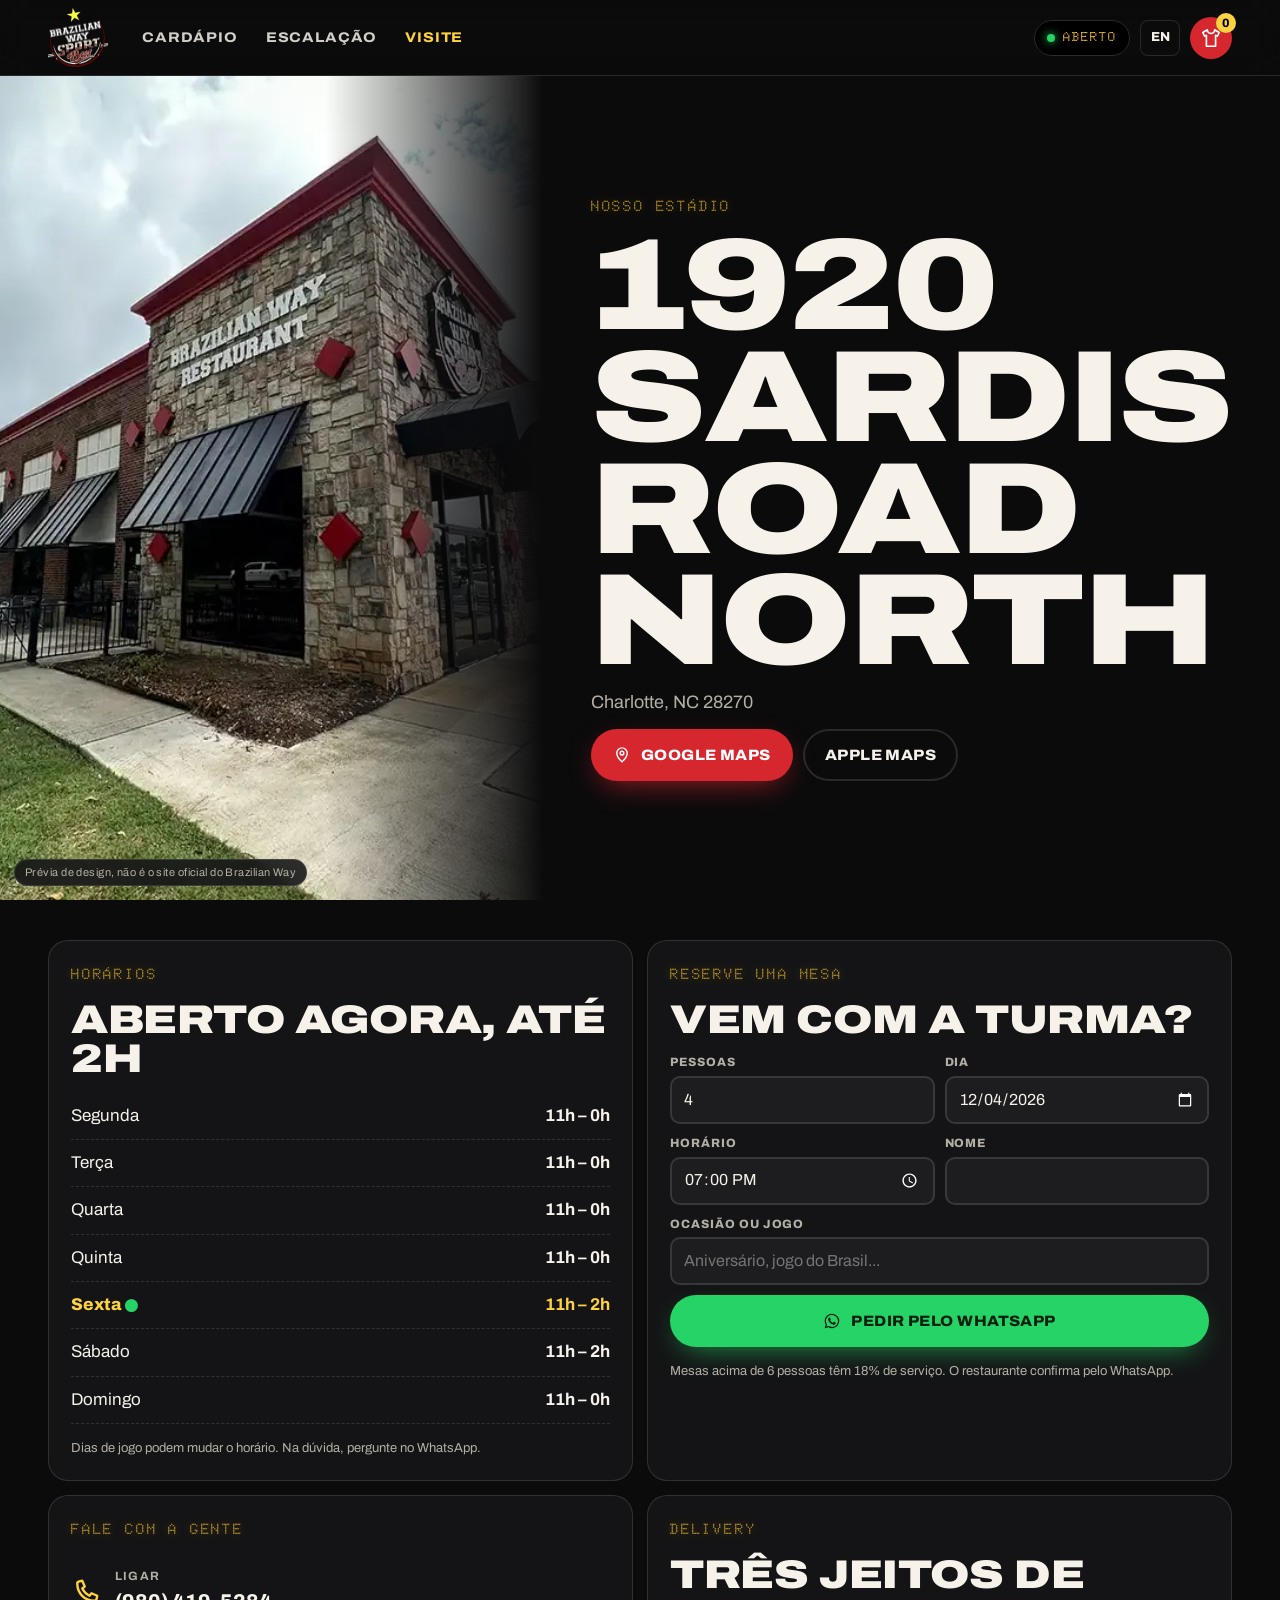
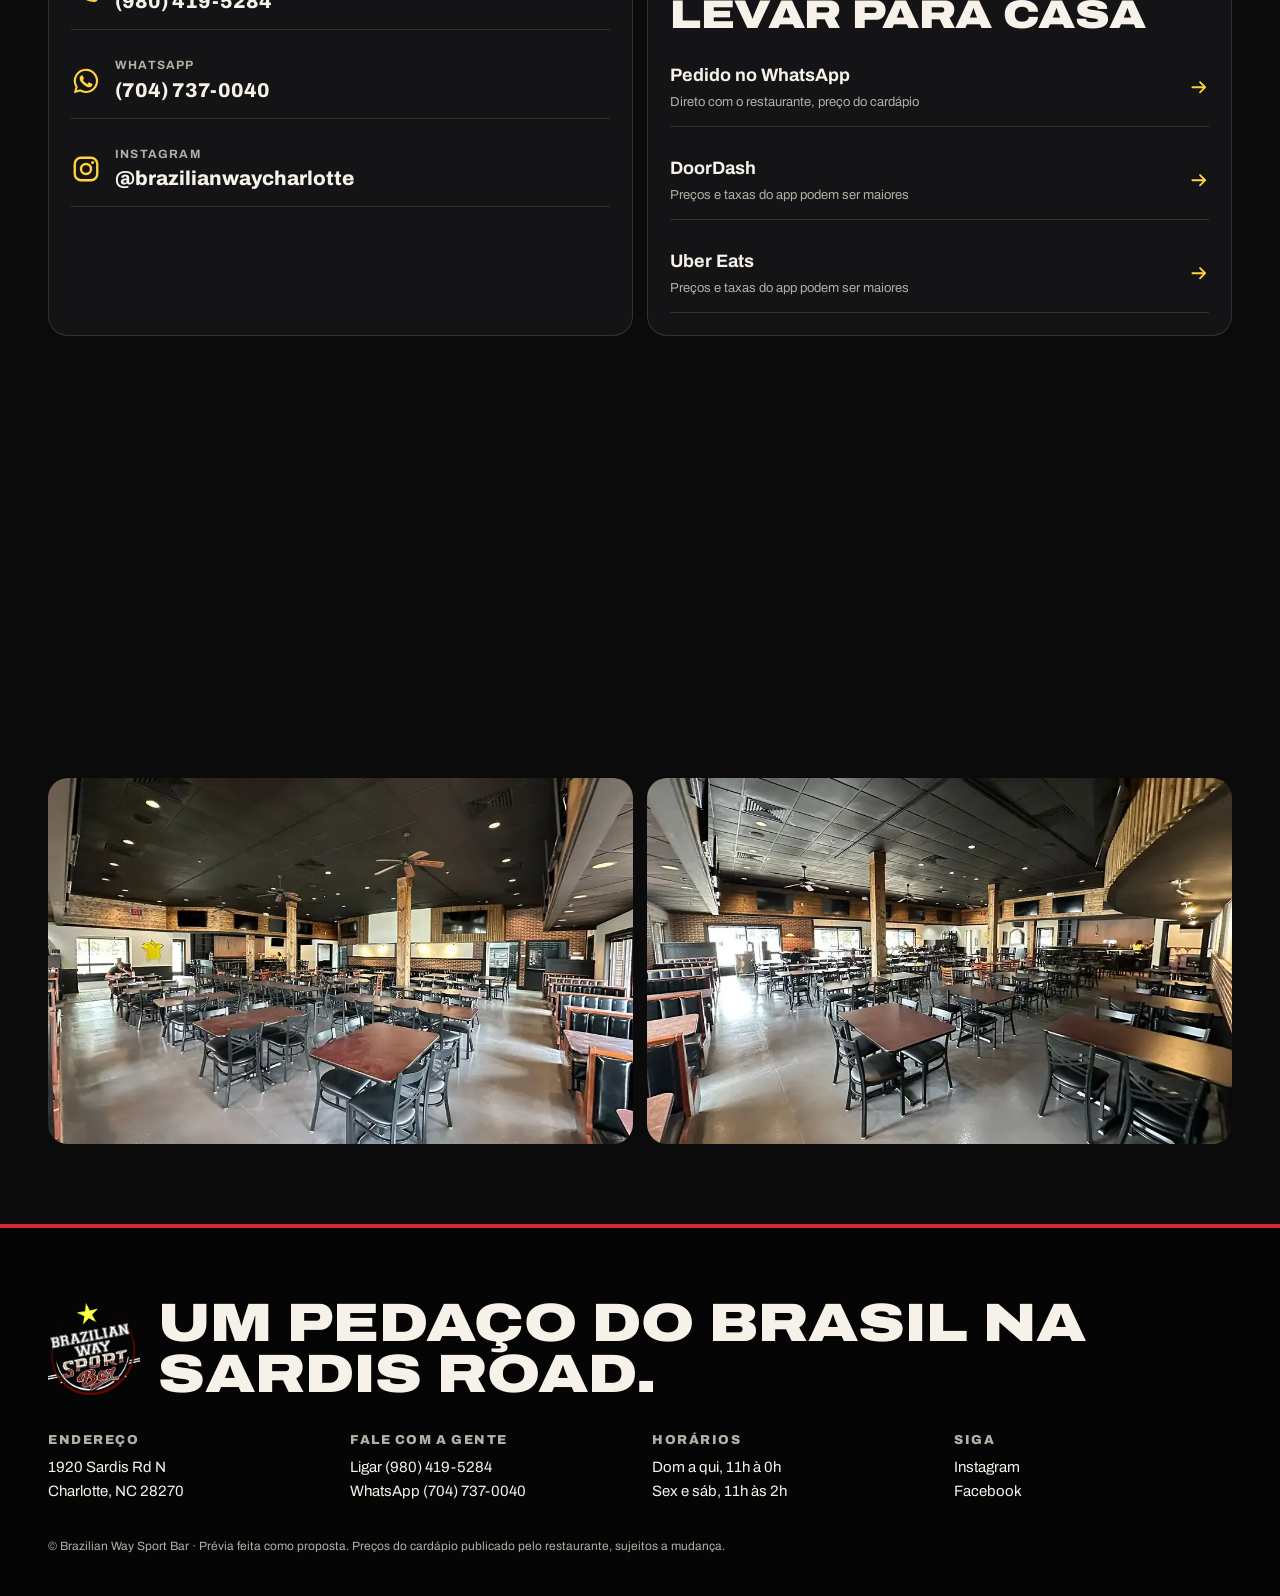
<file: pt/visit.html>
<!doctype html>
<html lang="pt-BR">
<head>
<meta charset="utf-8">
<meta name="viewport" content="width=device-width, initial-scale=1, viewport-fit=cover">
<meta name="robots" content="noindex, nofollow">
<title>Visite, horários e reservas | Brazilian Way</title>
<meta name="description" content="Horários, mapa, reservas, dias de jogo e delivery do Brazilian Way, 1920 Sardis Rd N, Charlotte, NC.">
<meta name="theme-color" content="#0b0b0c">
<link rel="alternate" hreflang="en" href="../visit.html">
<link rel="icon" href="../img/logo.png">
<link rel="preload" href="../fonts/archivo.woff2" as="font" type="font/woff2" crossorigin>
<link rel="stylesheet" href="../styles.css">
<script type="application/ld+json">{"@context":"https://schema.org","@type":["Restaurant","BarOrPub"],"name":"Brazilian Way Sport Bar","servesCuisine":["Brazilian"],"address":{"@type":"PostalAddress","streetAddress":"1920 Sardis Rd N","addressLocality":"Charlotte","addressRegion":"NC","postalCode":"28270","addressCountry":"US"},"telephone":"+1-980-419-5284","priceRange":"$$","sameAs":["https://www.instagram.com/brazilianwaycharlotte/","https://www.facebook.com/brazilianwaysportbar/"],"openingHoursSpecification":[{"@type":"OpeningHoursSpecification","dayOfWeek":["Sunday","Monday","Tuesday","Wednesday","Thursday"],"opens":"11:00","closes":"00:00"},{"@type":"OpeningHoursSpecification","dayOfWeek":["Friday","Saturday"],"opens":"11:00","closes":"02:00"}],"acceptsReservations":true,"hasMenu":"menu.html"}</script>
</head>
<body class="pg-visit">

<a class="skip" href="#main">Pular para o conteúdo</a>
<div class="preview-tag" role="note">Prévia de design, não é o site oficial do Brazilian Way</div>
<header class="hd" id="hd">
  <a class="hd-logo" href="../index.html" aria-label="Brazilian Way, início"><img src="../img/logo.webp" alt="" width="64" height="64"></a>
  <nav class="hd-nav" aria-label="Principal">
    <a href="../menu.html" >Cardápio</a>
    <a href="../index.html#lineup">Escalação</a>
    <a href="../visit.html" aria-current="page">Visite</a>
  </nav>
  <div class="hd-right">
    <a class="led-pill" href="../visit.html#hours" data-status><i class="dot"></i><span data-status-short>Horários</span></a>
    <a class="lang" href="../visit.html" hreflang="en" lang="en" aria-label="View in English">EN</a>
    <button class="sheet-btn" type="button" data-open-sheet aria-label="Seu pedido"><svg viewBox="0 0 24 24" aria-hidden="true"><path d="M8 3 3 6l2 4 2-1v12h10V9l2 1 2-4-5-3a4 4 0 0 1-8 0Z" fill="none" stroke="currentColor" stroke-width="1.8" stroke-linejoin="round"/></svg><span class="sheet-count" data-count>0</span></button>
    <button class="burger" type="button" aria-expanded="false" aria-controls="mnav" aria-label="Abrir menu"><i></i><i></i></button>
  </div>
</header>
<div class="mnav" id="mnav" hidden>
  <nav aria-label="Celular">
    <a href="../index.html">Início</a>
    <a href="../menu.html">Cardápio</a>
    <a href="../index.html#lineup">A escalação</a>
    <a href="../visit.html">Visite e horários</a>
  </nav>
  <div class="mnav-ctas">
    <a class="btn btn-wa" href="https://wa.me/17047370040?text=Ol%C3%A1%2C%20Brazilian%20Way!%20Vim%20pelo%20site." target="_blank" rel="noopener"><svg viewBox="0 0 24 24" aria-hidden="true"><path fill="currentColor" d="M12 2.2A9.7 9.7 0 0 0 3.6 16.8L2.3 21.7l5-1.3A9.7 9.7 0 1 0 12 2.2Zm0 17.7a8 8 0 0 1-4.1-1.1l-.3-.2-3 .8.8-2.9-.2-.3A8 8 0 1 1 12 19.9Zm4.4-6c-.2-.1-1.4-.7-1.7-.8-.2-.1-.4-.1-.5.1l-.8 1c-.1.2-.3.2-.5.1a6.6 6.6 0 0 1-3.3-2.9c-.2-.4.2-.4.7-1.3.1-.2 0-.3 0-.4l-.8-1.8c-.2-.5-.4-.4-.5-.4h-.5a.9.9 0 0 0-.7.3 2.8 2.8 0 0 0-.9 2.1 4.9 4.9 0 0 0 1 2.6 11.2 11.2 0 0 0 4.3 3.8c1.6.7 2.2.7 3 .6a2.6 2.6 0 0 0 1.7-1.2 2.1 2.1 0 0 0 .2-1.2c-.1-.1-.3-.2-.5-.3Z"/></svg>WhatsApp</a>
    <a class="btn btn-ghost" href="tel:+19804195284"><svg viewBox="0 0 24 24" aria-hidden="true"><path d="M6.6 3.5 9 3l2 4.6-2 1.6a13 13 0 0 0 5.8 5.8l1.6-2 4.6 2-.5 2.4c-.2 1-1 1.7-2 1.6C10.7 18.7 5.3 13.3 5 5.5c-.1-1 .6-1.8 1.6-2Z" fill="none" stroke="currentColor" stroke-width="1.9" stroke-linejoin="round"/></svg>(980) 419-5284</a>
  </div>
</div>

<main id="main" class="visit-page">
  <section class="v-hero">
    <div class="v-hero-img"><img src="../img/facade-2.webp" alt="Prédio do Brazilian Way com toldos vermelhos" loading="lazy" decoding="async" loading="eager"></div>
    <div class="v-hero-copy">
      <p class="kicker led">Nosso estádio</p>
      <h1>1920 Sardis<br>Road North</h1>
      <p>Charlotte, NC 28270</p>
      <div class="hero-ctas">
        <a class="btn btn-red" href="https://www.google.com/maps/search/?api=1&query=Brazilian+Way+1920+Sardis+Rd+N+Charlotte+NC+28270" target="_blank" rel="noopener"><svg viewBox="0 0 24 24" aria-hidden="true"><path d="M12 21s7-6.3 7-11.5A7 7 0 0 0 5 9.5C5 14.7 12 21 12 21Z" fill="none" stroke="currentColor" stroke-width="1.9"/><circle cx="12" cy="9.5" r="2.4" fill="none" stroke="currentColor" stroke-width="1.9"/></svg>Google Maps</a>
        <a class="btn btn-ghost" href="https://maps.apple.com/?q=Brazilian+Way&address=1920+Sardis+Rd+N,+Charlotte,+NC+28270" target="_blank" rel="noopener">Apple Maps</a>
      </div>
    </div>
  </section>

  <section class="v-grid">
    <div class="v-card v-hours" id="hours">
      <p class="kicker led">Horários</p>
      <h2 data-status-long>Aberto todos os dias</h2>
      <ul class="hours"><li data-hday="1"><span>Segunda</span><b>11h – 0h</b></li><li data-hday="2"><span>Terça</span><b>11h – 0h</b></li><li data-hday="3"><span>Quarta</span><b>11h – 0h</b></li><li data-hday="4"><span>Quinta</span><b>11h – 0h</b></li><li data-hday="5"><span>Sexta</span><b>11h – 2h</b></li><li data-hday="6"><span>Sábado</span><b>11h – 2h</b></li><li data-hday="0"><span>Domingo</span><b>11h – 0h</b></li></ul>
      <p class="fine">Dias de jogo podem mudar o horário. Na dúvida, pergunte no WhatsApp.</p>
    </div>
    <div class="v-card v-reserve">
      <p class="kicker led">Reserve uma mesa</p>
      <h2>Vem com a turma?</h2>
      <form class="res-form" data-res-form novalidate>
        <label class="fld"><span>Pessoas</span><input name="people" type="number" min="1" max="60" value="4" inputmode="numeric"></label>
        <label class="fld"><span>Dia</span><input name="day" type="date"></label>
        <label class="fld"><span>Horário</span><input name="time" type="time" value="19:00"></label>
        <label class="fld"><span>Nome</span><input name="name" autocomplete="name"></label>
        <label class="fld fld-wide"><span>Ocasião ou jogo</span><input name="occ" placeholder="Aniversário, jogo do Brasil..."></label>
        <button class="btn btn-wa btn-block" type="submit"><svg viewBox="0 0 24 24" aria-hidden="true"><path fill="currentColor" d="M12 2.2A9.7 9.7 0 0 0 3.6 16.8L2.3 21.7l5-1.3A9.7 9.7 0 1 0 12 2.2Zm0 17.7a8 8 0 0 1-4.1-1.1l-.3-.2-3 .8.8-2.9-.2-.3A8 8 0 1 1 12 19.9Zm4.4-6c-.2-.1-1.4-.7-1.7-.8-.2-.1-.4-.1-.5.1l-.8 1c-.1.2-.3.2-.5.1a6.6 6.6 0 0 1-3.3-2.9c-.2-.4.2-.4.7-1.3.1-.2 0-.3 0-.4l-.8-1.8c-.2-.5-.4-.4-.5-.4h-.5a.9.9 0 0 0-.7.3 2.8 2.8 0 0 0-.9 2.1 4.9 4.9 0 0 0 1 2.6 11.2 11.2 0 0 0 4.3 3.8c1.6.7 2.2.7 3 .6a2.6 2.6 0 0 0 1.7-1.2 2.1 2.1 0 0 0 .2-1.2c-.1-.1-.3-.2-.5-.3Z"/></svg>Pedir pelo WhatsApp</button>
      </form>
      <p class="fine">Mesas acima de 6 pessoas têm 18% de serviço. O restaurante confirma pelo WhatsApp.</p>
    </div>
    <div class="v-card v-contact">
      <p class="kicker led">Fale com a gente</p>
      <a class="big-link" href="tel:+19804195284"><svg viewBox="0 0 24 24" aria-hidden="true"><path d="M6.6 3.5 9 3l2 4.6-2 1.6a13 13 0 0 0 5.8 5.8l1.6-2 4.6 2-.5 2.4c-.2 1-1 1.7-2 1.6C10.7 18.7 5.3 13.3 5 5.5c-.1-1 .6-1.8 1.6-2Z" fill="none" stroke="currentColor" stroke-width="1.9" stroke-linejoin="round"/></svg><span><small>Ligar</small>(980) 419-5284</span></a>
      <a class="big-link" href="https://wa.me/17047370040?text=Ol%C3%A1%2C%20Brazilian%20Way!%20Vim%20pelo%20site." target="_blank" rel="noopener"><svg viewBox="0 0 24 24" aria-hidden="true"><path fill="currentColor" d="M12 2.2A9.7 9.7 0 0 0 3.6 16.8L2.3 21.7l5-1.3A9.7 9.7 0 1 0 12 2.2Zm0 17.7a8 8 0 0 1-4.1-1.1l-.3-.2-3 .8.8-2.9-.2-.3A8 8 0 1 1 12 19.9Zm4.4-6c-.2-.1-1.4-.7-1.7-.8-.2-.1-.4-.1-.5.1l-.8 1c-.1.2-.3.2-.5.1a6.6 6.6 0 0 1-3.3-2.9c-.2-.4.2-.4.7-1.3.1-.2 0-.3 0-.4l-.8-1.8c-.2-.5-.4-.4-.5-.4h-.5a.9.9 0 0 0-.7.3 2.8 2.8 0 0 0-.9 2.1 4.9 4.9 0 0 0 1 2.6 11.2 11.2 0 0 0 4.3 3.8c1.6.7 2.2.7 3 .6a2.6 2.6 0 0 0 1.7-1.2 2.1 2.1 0 0 0 .2-1.2c-.1-.1-.3-.2-.5-.3Z"/></svg><span><small>WhatsApp</small>(704) 737-0040</span></a>
      <a class="big-link" href="https://www.instagram.com/brazilianwaycharlotte/" target="_blank" rel="noopener"><svg viewBox="0 0 24 24" aria-hidden="true"><rect x="3" y="3" width="18" height="18" rx="5" fill="none" stroke="currentColor" stroke-width="1.9"/><circle cx="12" cy="12" r="4" fill="none" stroke="currentColor" stroke-width="1.9"/><circle cx="17.3" cy="6.7" r="1.2" fill="currentColor"/></svg><span><small>Instagram</small>@brazilianwaycharlotte</span></a>
    </div>
    <div class="v-card v-delivery">
      <p class="kicker led">Delivery</p>
      <h2>Três jeitos de levar para casa</h2>
      <a class="dl-row" href="../menu.html#order"><b>Pedido no WhatsApp</b><span>Direto com o restaurante, preço do cardápio</span><svg viewBox="0 0 24 24" aria-hidden="true"><path d="M4 12h15M13 6l6 6-6 6" fill="none" stroke="currentColor" stroke-width="2.2" stroke-linecap="round" stroke-linejoin="round"/></svg></a>
      <a class="dl-row" href="https://order.online/store/BrazilianWayRestaurant-26121041" target="_blank" rel="noopener"><b>DoorDash</b><span>Preços e taxas do app podem ser maiores</span><svg viewBox="0 0 24 24" aria-hidden="true"><path d="M4 12h15M13 6l6 6-6 6" fill="none" stroke="currentColor" stroke-width="2.2" stroke-linecap="round" stroke-linejoin="round"/></svg></a>
      <a class="dl-row" href="https://www.ubereats.com/store/brazilian-way-sport-bar/IDYXUD81RryQPupGxYz9AQ" target="_blank" rel="noopener"><b>Uber Eats</b><span>Preços e taxas do app podem ser maiores</span><svg viewBox="0 0 24 24" aria-hidden="true"><path d="M4 12h15M13 6l6 6-6 6" fill="none" stroke="currentColor" stroke-width="2.2" stroke-linecap="round" stroke-linejoin="round"/></svg></a>
    </div>
  </section>

  <section class="v-map">
    <iframe title="Mapa até o Brazilian Way" src="https://maps.google.com/maps?q=1920%20Sardis%20Rd%20N%2C%20Charlotte%2C%20NC%2028270&z=15&output=embed" loading="lazy" referrerpolicy="no-referrer-when-downgrade"></iframe>
  </section>

  <section class="v-inside">
    <figure><img src="../img/salao.webp" alt="Salão do Brazilian Way" loading="lazy" decoding="async" ></figure>
    <figure><img src="../img/salao-2.webp" alt="Mesas e telas no Brazilian Way" loading="lazy" decoding="async" ></figure>
  </section>
</main>

<footer class="ft">
  <div class="ft-top">
    <img src="../img/logo.webp" alt="Brazilian Way Sport Bar" width="120" height="120" loading="lazy">
    <p class="ft-big">Um pedaço do Brasil na Sardis Road.</p>
  </div>
  <div class="ft-grid">
    <div><h3>Endereço</h3><p><a href="https://www.google.com/maps/search/?api=1&query=Brazilian+Way+1920+Sardis+Rd+N+Charlotte+NC+28270" target="_blank" rel="noopener">1920 Sardis Rd N<br>Charlotte, NC 28270</a></p></div>
    <div><h3>Fale com a gente</h3><p><a href="tel:+19804195284">Ligar (980) 419-5284</a><br><a href="https://wa.me/17047370040?text=Ol%C3%A1%2C%20Brazilian%20Way!%20Vim%20pelo%20site." target="_blank" rel="noopener">WhatsApp (704) 737-0040</a></p></div>
    <div><h3>Horários</h3><p>Dom a qui, 11h à 0h<br>Sex e sáb, 11h às 2h</p></div>
    <div><h3>Siga</h3><p><a href="https://www.instagram.com/brazilianwaycharlotte/" target="_blank" rel="noopener">Instagram</a><br><a href="https://www.facebook.com/brazilianwaysportbar/" target="_blank" rel="noopener">Facebook</a></p></div>
  </div>
  <p class="ft-small">© Brazilian Way Sport Bar · Prévia feita como proposta. Preços do cardápio publicado pelo restaurante, sujeitos a mudança.</p>
</footer>
<nav class="dock" aria-label="Ações rápidas">
  <a href="../menu.html" class="dock-menu">Cardápio</a>
  <button type="button" class="dock-order" data-open-sheet><span>Pedido</span><b data-count>0</b></button>
  <a href="tel:+19804195284" class="dock-call" aria-label="Ligar (980) 419-5284"><svg viewBox="0 0 24 24" aria-hidden="true"><path d="M6.6 3.5 9 3l2 4.6-2 1.6a13 13 0 0 0 5.8 5.8l1.6-2 4.6 2-.5 2.4c-.2 1-1 1.7-2 1.6C10.7 18.7 5.3 13.3 5 5.5c-.1-1 .6-1.8 1.6-2Z" fill="none" stroke="currentColor" stroke-width="1.9" stroke-linejoin="round"/></svg></a>
</nav>

<div class="sheet" id="sheet" hidden aria-hidden="true">
  <div class="sheet-scrim" data-close-sheet></div>
  <section class="sheet-panel" role="dialog" aria-modal="true" aria-labelledby="sheet-title">
    <header class="sheet-hd">
      <div><p class="kicker led">Súmula</p><h2 id="sheet-title">Seu pedido</h2></div>
      <button type="button" class="icon-btn" data-close-sheet aria-label="Fechar"><svg viewBox="0 0 24 24" aria-hidden="true"><path d="M6 6l12 12M18 6 6 18" fill="none" stroke="currentColor" stroke-width="2.2" stroke-linecap="round"/></svg></button>
    </header>
    <ol class="sheet-list" data-lines></ol>
    <p class="sheet-empty" data-empty>Nenhum jogador na súmula ainda. Adicione pratos do cardápio.</p>
    <form class="sheet-form" data-order-form novalidate>
      <fieldset class="seg">
        <legend class="sr">Retirada ou entrega</legend>
        <label><input type="radio" name="mode" value="pickup" checked><span>Retirada</span></label>
        <label><input type="radio" name="mode" value="delivery"><span>Entrega</span></label>
      </fieldset>
      <label class="fld"><span>Nome</span><input name="name" autocomplete="name" required></label>
      <label class="fld" data-addr hidden><span>Endereço de entrega</span><input name="addr" autocomplete="street-address"></label>
      <label class="fld"><span>Quando</span><input name="when" placeholder="O quanto antes"></label>
      <label class="fld"><span>Observações</span><input name="notes" placeholder="Ponto da carne, alergias..."></label>
      <div class="sheet-total"><span>Total estimado</span><b data-total>$0.00</b></div>
      <p class="sheet-note">Preços do cardápio publicado. O restaurante confirma total, taxa de entrega e horário pelo WhatsApp.</p>
      <button class="btn btn-wa btn-block" type="submit" data-send><svg viewBox="0 0 24 24" aria-hidden="true"><path fill="currentColor" d="M12 2.2A9.7 9.7 0 0 0 3.6 16.8L2.3 21.7l5-1.3A9.7 9.7 0 1 0 12 2.2Zm0 17.7a8 8 0 0 1-4.1-1.1l-.3-.2-3 .8.8-2.9-.2-.3A8 8 0 1 1 12 19.9Zm4.4-6c-.2-.1-1.4-.7-1.7-.8-.2-.1-.4-.1-.5.1l-.8 1c-.1.2-.3.2-.5.1a6.6 6.6 0 0 1-3.3-2.9c-.2-.4.2-.4.7-1.3.1-.2 0-.3 0-.4l-.8-1.8c-.2-.5-.4-.4-.5-.4h-.5a.9.9 0 0 0-.7.3 2.8 2.8 0 0 0-.9 2.1 4.9 4.9 0 0 0 1 2.6 11.2 11.2 0 0 0 4.3 3.8c1.6.7 2.2.7 3 .6a2.6 2.6 0 0 0 1.7-1.2 2.1 2.1 0 0 0 .2-1.2c-.1-.1-.3-.2-.5-.3Z"/></svg>Enviar pedido no WhatsApp</button>
      <p class="sheet-err" data-err role="alert" hidden></p>
      <div class="sheet-alt"><a href="tel:+19804195284">Prefere ligar? (980) 419-5284</a><a href="https://order.online/store/BrazilianWayRestaurant-26121041" target="_blank" rel="noopener">DoorDash</a><a href="https://www.ubereats.com/store/brazilian-way-sport-bar/IDYXUD81RryQPupGxYz9AQ" target="_blank" rel="noopener">Uber Eats</a></div>
    </form>
  </section>
</div>
<div class="toast" data-toast role="status" aria-live="polite"></div>
<script>window.BW={"lang":"pt","wa":"17047370040","hours":[{"o":11,"c":24},{"o":11,"c":24},{"o":11,"c":24},{"o":11,"c":24},{"o":11,"c":24},{"o":11,"c":26},{"o":11,"c":26}],"specials":{"0":{"item":"costela","en":"Beef ribs for two","pt":"Costela para dois","price":44.9,"img":"banner-parm","noteEn":"Sunday only","notePt":"Só aos domingos"},"2":{"item":"executivo","en":"Executive dish","pt":"Prato executivo","price":14.9,"img":"milanesa","noteEn":"11 AM to 5 PM","notePt":"11h às 17h"},"3":{"item":"executivo","en":"Executive dish","pt":"Prato executivo","price":14.9,"img":"milanesa","noteEn":"11 AM to 5 PM","notePt":"11h às 17h"},"4":{"item":"executivo","en":"Executive dish","pt":"Prato executivo","price":14.9,"img":"milanesa","noteEn":"11 AM to 5 PM","notePt":"11h às 17h"},"5":{"item":"executivo","en":"Executive dish","pt":"Prato executivo","price":14.9,"img":"milanesa","noteEn":"11 AM to 5 PM + tropeiro","notePt":"11h às 17h + tropeiro"},"6":{"item":"feijoada","en":"Complete feijoada","pt":"Feijoada completa","price":21.9,"img":"carreteiro-2","noteEn":"Saturday only + tropeiro","notePt":"Só aos sábados + tropeiro"}},"days":["Domingo","Segunda","Terça","Quarta","Quinta","Sexta","Sábado"],"daysS":["DOM","SEG","TER","QUA","QUI","SEX","SÁB"],"items":{"executivo":{"n":"Prato executivo","p":14.9,"v":null,"o":["Carne","Acompanha"],"oc":[["Picanha*","Lombo","Frango","Tilápia"],["Batata frita","Salada"]]},"feijoada":{"n":"Feijoada completa","p":21.9,"v":null,"o":[],"oc":[]},"costela":{"n":"Costela para dois","p":44.9,"v":null,"o":[],"oc":[]},"bolinho":{"n":"Bolinho de costela com queijo (8)","v":[["Completa",21.9],["Meia",13.9]],"o":[],"oc":[]},"coxinha":{"n":"Coxinha de frango (10)","v":[["Completa",18.9],["Meia",11.9]],"o":[],"oc":[]},"isca":{"n":"Isca de peixe","p":19.9,"v":null,"o":[],"oc":[]},"torresmo":{"n":"Torresmo de rolo","p":24.9,"v":null,"o":[],"oc":[]},"pastel":{"n":"Pastel Brazilian Way (4)","p":12.9,"v":null,"o":["Sabor"],"oc":[["Carne","Queijo","Frango com catupiry"]]},"loaded":{"n":"Batata com queijo e bacon","p":18.9,"v":null,"o":[],"oc":[]},"lula":{"n":"Anéis de lula empanados","p":21.9,"v":null,"o":[],"oc":[]},"mandioca":{"n":"Mandioca frita","p":12.9,"v":null,"o":[],"oc":[]},"passarinho":{"n":"Frango à passarinho","p":19.9,"v":null,"o":[],"oc":[]},"bolinha":{"n":"Bolinha de queijo","p":12.9,"v":null,"o":[],"oc":[]},"almondega":{"n":"Almôndegas (10)","p":14.9,"v":null,"o":[],"oc":[]},"mountain":{"n":"Brazilian Way Mountain","p":22.9,"v":null,"o":[],"oc":[]},"mozz":{"n":"Sticks de mussarela","p":9.9,"v":null,"o":[],"oc":[]},"wings":{"n":"Chicken wings (12)","p":14.9,"v":null,"o":["Molho"],"oc":[["Buffalo","Barbecue","Blue cheese","Ranch","Teriyaki","Honey mustard"]]},"dadinho":{"n":"Dadinho de tapioca","p":12.99,"v":null,"o":[],"oc":[]},"camarao":{"n":"Camarão empanado","p":15.9,"v":null,"o":[],"oc":[]},"espeto":{"n":"Espetinho (1)","p":6.5,"v":null,"o":["Espetinho"],"oc":[["Frango","Carne*","Coração"]]},"espeto-bacon":{"n":"Espetinho de frango com bacon (1)","p":7.5,"v":null,"o":[],"oc":[]},"espeto-linguica":{"n":"Espetinho de linguiça (1)","p":7.5,"v":null,"o":[],"oc":[]},"espeto-carne":{"n":"Espetinho de carne (1)","p":6.5,"v":null,"o":[],"oc":[]},"house":{"n":"Salada da casa","p":10.9,"v":null,"o":[],"oc":[]},"caesar":{"n":"Salada Caesar","p":12.9,"v":null,"o":[],"oc":[]},"tradicional":{"n":"Prato tradicional","v":[["Picanha*",22.9],["Filé de frango",18.9],["Lombo",17.9],["Tilápia",17.9]],"o":[],"oc":[]},"madeira":{"n":"Filet ao molho madeira","p":27.8,"v":null,"o":[],"oc":[]},"parmegiana":{"n":"Filé à parmegiana","p":24.9,"v":null,"o":["Opção"],"oc":[["Carne","Frango"]]},"carreteiro":{"n":"Carreteiro Brazilian Way","p":24.9,"v":null,"o":[],"oc":[]},"strogonoff":{"n":"Estrogonofe","p":14.9,"v":null,"o":["Opção"],"oc":[["Carne","Frango"]]},"milanesa":{"n":"Bife à milanesa","p":14.9,"v":null,"o":["Opção"],"oc":[["Carne","Frango"]]},"cavalo":{"n":"Bife à cavalo","p":15.9,"v":null,"o":[],"oc":[]},"picanha-bw-solo":{"n":"Picanha Brazilian Way","p":42.9,"v":null,"o":[],"oc":[]},"box":{"n":"Brazilian Box","p":14.9,"v":null,"o":["Espetinho"],"oc":[["Frango","Carne*","Coração","Frango com bacon"]]},"massa":{"n":"Massa","p":16.9,"v":null,"o":["Massa","Molho"],"oc":[["Fettuccine","Spaghetti"],["Alfredo","Marinara"]]},"picanha-moda":{"n":"Picanha à moda","p":29.9,"v":null,"o":["Com"],"oc":[["Batata frita","Mandioca"]]},"misto":{"n":"Churrasco misto","p":29.9,"v":null,"o":[],"oc":[]},"mare":{"n":"Maré de sabor","p":34.9,"v":null,"o":[],"oc":[]},"picanha-bw":{"n":"Picanha Brazilian Way para compartilhar","p":44.9,"v":null,"o":[],"oc":[]},"caldo-frango":{"n":"Caldo de frango","p":9.9,"v":null,"o":[],"oc":[]},"caldo-feijao":{"n":"Caldo de feijão","p":9.9,"v":null,"o":[],"oc":[]},"caldo-costela":{"n":"Caldo de costela","p":11,"v":null,"o":[],"oc":[]},"side0":{"n":"Arroz branco (acomp.)","p":4,"v":null,"o":[],"oc":[]},"side1":{"n":"Salada da casa (acomp.)","p":4,"v":null,"o":[],"oc":[]},"side2":{"n":"Feijão preto (acomp.)","p":4,"v":null,"o":[],"oc":[]},"side3":{"n":"Feijão carioca (acomp.)","p":4,"v":null,"o":[],"oc":[]},"side4":{"n":"Banana frita (acomp.)","p":2,"v":null,"o":[],"oc":[]},"side5":{"n":"Mandioca frita ou cozida (acomp.)","p":4,"v":null,"o":[],"oc":[]},"side6":{"n":"Batata frita (acomp.)","p":4,"v":null,"o":[],"oc":[]},"side7":{"n":"Purê de batata (acomp.)","p":4,"v":null,"o":[],"oc":[]},"side8":{"n":"Vinagrete (acomp.)","p":2,"v":null,"o":[],"oc":[]},"side9":{"n":"Farofa (acomp.)","p":2,"v":null,"o":[],"oc":[]},"side10":{"n":"Maionese (acomp.)","p":5,"v":null,"o":[],"oc":[]},"side11":{"n":"Molho verde (acomp.)","p":2,"v":null,"o":[],"oc":[]},"side12":{"n":"Feijão tropeiro (sex, sáb, dom) (acomp.)","p":5,"v":null,"o":[],"oc":[]},"mineiro":{"n":"Mineiro","p":18.8,"v":null,"o":[],"oc":[]},"gaucho":{"n":"Gaúcho","p":19.9,"v":null,"o":[],"oc":[]},"paulista":{"n":"Paulista","p":19.9,"v":null,"o":[],"oc":[]},"carioca":{"n":"Carioca","p":24.8,"v":null,"o":[],"oc":[]},"classic":{"n":"Clássico","p":11.9,"v":null,"o":[],"oc":[]},"build":{"n":"Monte seu burger","p":14.9,"v":null,"o":[],"oc":[]},"k-tender":{"n":"Tender de frango com fritas","p":9.9,"v":null,"o":[],"oc":[]},"k-brasileirinho":{"n":"Brasileirinho","p":9.9,"v":null,"o":["Grelhado"],"oc":[["Bife*","Frango"]]},"k-spaghetti":{"n":"Espaguete kids","p":8.9,"v":null,"o":["Molho"],"oc":[["Alfredo","Marinara"]]},"k-pizza":{"n":"Mini pizza de mussarela com batata smile","p":7.5,"v":null,"o":[],"oc":[]},"pudim":{"n":"Pudim de leite","p":8.5,"v":null,"o":[],"oc":[]},"lava":{"n":"Lava cake de chocolate","p":9.9,"v":null,"o":[],"oc":[]},"cheesecake":{"n":"Cheesecake de Romeu e Julieta","p":10.9,"v":null,"o":[],"oc":[]},"churros":{"n":"Churros","p":10.9,"v":null,"o":[],"oc":[]},"mousse":{"n":"Mousse de maracujá","p":7.5,"v":null,"o":[],"oc":[]},"acai":{"n":"Açaí","p":14.9,"v":null,"o":[],"oc":[]},"guarana":{"n":"Guaraná Antarctica","p":4.5,"v":null,"o":[],"oc":[]},"soda":{"n":"Refrigerante","p":3.9,"v":null,"o":[],"oc":[]},"coke-can":{"n":"Coca-Cola lata","p":3.5,"v":null,"o":[],"oc":[]},"water":{"n":"Água","p":2,"v":null,"o":[],"oc":[]},"pellegrino":{"n":"San Pellegrino","p":4.5,"v":null,"o":[],"oc":[]},"coco":{"n":"Água de coco","p":6.9,"v":null,"o":[],"oc":[]},"redbull":{"n":"Red Bull","p":8,"v":null,"o":[],"oc":[]},"suco":{"n":"Suco 500 ml","v":[["Laranja",5],["Maracujá",5],["Manga",5],["Abacaxi",6.5],["Abacaxi com hortelã",7],["Suco kids",2.5]],"o":[],"oc":[]}}};</script>
<script src="../vendor/gsap.min.js" defer></script>
<script src="../vendor/ScrollTrigger.min.js" defer></script>
<script src="../app.js" defer></script>
</body>
</html>
</file>
<file: styles.css>
@font-face { font-family: 'Archivo'; src: url(fonts/archivo.woff2) format('woff2'); font-weight: 100 900; font-stretch: 62% 125%; font-display: swap; }
@font-face { font-family: 'Archivo'; src: url(fonts/archivo-italic.woff2) format('woff2'); font-weight: 100 900; font-stretch: 62% 125%; font-style: italic; font-display: swap; }
@font-face { font-family: 'Doto'; src: url(fonts/doto.woff2) format('woff2'); font-weight: 400 900; font-display: swap; }
@font-face { font-family: 'Graduate'; src: url(fonts/graduate.woff2) format('woff2'); font-display: swap; }

:root {
  --bg: #0b0b0c; --bg2: #141416; --bg3: #1d1d20; --line: rgba(255,255,255,.12);
  --ink: #f6f2ea; --mut: #b4afa5; --red: #d6262e; --red2: #a3151b; --yel: #ffd23f; --led: #ffc933; --wa: #25d366; --wa2: #128c4a;
  --grass: #0f4a2c; --grass2: #0c3d24;
  --f: 'Archivo', system-ui, sans-serif; --led-f: 'Doto', ui-monospace, monospace; --var: 'Graduate', 'Archivo', serif;
  --g: clamp(16px, 4vw, 48px); --r: 14px; --max: 1320px;
  --hd: 64px;
}
[hidden] { display: none !important; }
*, *::before, *::after { box-sizing: border-box; }
html, body { overflow-x: clip; }
html { -webkit-text-size-adjust: 100%; scroll-behavior: smooth; scroll-padding-top: 130px; }
body { margin: 0; background: var(--bg); color: var(--ink); font: 400 17px/1.55 var(--f); -webkit-font-smoothing: antialiased; }
img { display: block; max-width: 100%; height: auto; }
a { color: inherit; }
button, input, select { font: inherit; color: inherit; }
h1, h2, h3 { margin: 0; line-height: .98; font-weight: 850; font-stretch: 118%; letter-spacing: -.01em; text-transform: uppercase; }
p { margin: 0; }
svg { width: 1.2em; height: 1.2em; flex: none; }
.sr { position: absolute; width: 1px; height: 1px; overflow: hidden; clip: rect(0 0 0 0); white-space: nowrap; }
.skip { position: absolute; left: -999px; top: 8px; z-index: 100; background: var(--yel); color: #000; padding: 8px 14px; border-radius: 8px; }
.skip:focus { left: 8px; }
:focus-visible { outline: 3px solid var(--yel); outline-offset: 3px; }

.led { font-family: var(--led-f); font-weight: 800; letter-spacing: .08em; color: var(--led); text-shadow: 0 0 10px rgba(255,201,51,.45); }
.kicker { font-size: 13px; text-transform: uppercase; letter-spacing: .14em; color: var(--mut); font-weight: 600; }
.kicker.led { color: var(--led); font-size: 15px; letter-spacing: .12em; }
.fine { font-size: 13px; color: var(--mut); }
.link { display: inline-flex; gap: 6px; align-items: center; font-weight: 700; text-decoration: none; color: var(--yel); }

/* Botões */
.btn { display: inline-flex; align-items: center; justify-content: center; gap: 10px; min-height: 52px; padding: 0 22px; border-radius: 999px; font-weight: 800; font-stretch: 108%; text-transform: uppercase; letter-spacing: .03em; font-size: 15px; text-decoration: none; border: 0; cursor: pointer; transition: transform .2s, background .2s, box-shadow .2s; }
.btn:hover { transform: translateY(-2px); }
.btn-red { background: var(--red); color: #fff; box-shadow: 0 10px 30px -10px rgba(214,38,46,.8); }
.btn-red:hover { background: #e8323a; }
.btn-wa { background: var(--wa); color: #06210f; box-shadow: 0 10px 30px -12px rgba(37,211,102,.8); }
.btn-wa:hover { background: #3be07a; }
.btn-ghost { background: transparent; color: var(--ink); box-shadow: inset 0 0 0 2px var(--line); }
.btn-ghost:hover { box-shadow: inset 0 0 0 2px var(--ink); }
.btn-block { width: 100%; }

/* Etiqueta de prévia */
.preview-tag { position: fixed; z-index: 60; left: 50%; bottom: 84px; transform: translateX(-50%); font-size: 11px; letter-spacing: .04em; background: rgba(20,20,22,.88); color: var(--mut); border: 1px solid var(--line); padding: 4px 10px; border-radius: 99px; white-space: nowrap; pointer-events: none; backdrop-filter: blur(6px); }
@media (min-width: 900px) { .preview-tag { bottom: 14px; left: 14px; transform: none; } }

/* Cabeçalho */
.hd { position: sticky; top: 0; z-index: 50; height: var(--hd); display: flex; align-items: center; gap: 16px; padding: 0 var(--g); background: rgba(11,11,12,.82); backdrop-filter: blur(12px); border-bottom: 1px solid var(--line); }
.hd-logo img { width: 52px; height: 52px; object-fit: contain; }
.hd-nav { display: none; gap: 28px; margin-left: 18px; }
.hd-nav a { text-decoration: none; font-weight: 750; font-stretch: 112%; text-transform: uppercase; font-size: 14px; letter-spacing: .06em; opacity: .85; }
.hd-nav a:hover, .hd-nav a[aria-current] { opacity: 1; color: var(--yel); }
.hd-right { margin-left: auto; display: flex; align-items: center; gap: 10px; }
.led-pill { display: inline-flex; align-items: center; gap: 8px; height: 36px; padding: 0 12px; border-radius: 99px; background: #000; border: 1px solid #2a2a2d; text-decoration: none; font-family: var(--led-f); font-weight: 800; font-size: 13px; letter-spacing: .08em; color: var(--led); white-space: nowrap; }
.led-pill .dot { width: 8px; height: 8px; border-radius: 50%; background: #666; }
.led-pill.is-open .dot { background: var(--wa); box-shadow: 0 0 8px var(--wa); animation: blink 1.6s infinite; }
.led-pill.is-closed .dot { background: var(--red); }
@keyframes blink { 50% { opacity: .35; } }
.lang { display: grid; place-items: center; width: 40px; height: 36px; border-radius: 8px; text-decoration: none; font-weight: 800; font-size: 13px; box-shadow: inset 0 0 0 1px var(--line); }
.sheet-btn { position: relative; display: grid; place-items: center; width: 42px; height: 42px; border-radius: 50%; background: var(--red); border: 0; cursor: pointer; color: #fff; }
.sheet-btn svg { width: 22px; height: 22px; }
.sheet-count { position: absolute; top: -4px; right: -4px; min-width: 20px; height: 20px; padding: 0 5px; border-radius: 99px; background: var(--yel); color: #000; font: 800 12px/20px var(--f); text-align: center; }
.burger { width: 42px; height: 42px; display: grid; place-content: center; gap: 6px; background: none; border: 0; cursor: pointer; }
.burger i { display: block; width: 22px; height: 2px; background: var(--ink); transition: transform .3s; }
.burger[aria-expanded="true"] i:first-child { transform: translateY(4px) rotate(45deg); }
.burger[aria-expanded="true"] i:last-child { transform: translateY(-4px) rotate(-45deg); }
.mnav { position: fixed; inset: var(--hd) 0 0; z-index: 49; background: var(--bg); padding: 24px var(--g); display: flex; flex-direction: column; gap: 28px; }
.mnav nav { display: grid; gap: 4px; }
.mnav nav a { font-size: 34px; font-weight: 850; font-stretch: 120%; text-transform: uppercase; text-decoration: none; padding: 8px 0; border-bottom: 1px solid var(--line); }
.mnav-ctas { display: grid; gap: 10px; }
@media (max-width: 420px) { .led-pill span { display: none; } .led-pill { width: 36px; padding: 0; justify-content: center; } }
@media (min-width: 900px) { .hd-nav { display: flex; } .burger { display: none; } :root { --hd: 76px; } .hd-logo img { width: 60px; height: 60px; } }

/* Dock móvel */
.dock { position: fixed; z-index: 55; left: 10px; right: 10px; bottom: calc(10px + env(safe-area-inset-bottom)); display: grid; grid-template-columns: 1fr 1.3fr 56px; gap: 8px; padding: 8px; border-radius: 20px; background: rgba(20,20,22,.92); backdrop-filter: blur(10px); border: 1px solid var(--line); box-shadow: 0 20px 40px -10px #000; }
.dock > * { min-height: 50px; border-radius: 14px; display: flex; align-items: center; justify-content: center; gap: 8px; font-weight: 850; font-stretch: 110%; text-transform: uppercase; font-size: 14px; letter-spacing: .03em; text-decoration: none; border: 0; cursor: pointer; }
.dock-menu { background: var(--bg3); }
.dock-order { background: var(--wa); color: #06210f; }
.dock-order b { background: #06210f; color: var(--wa); border-radius: 99px; min-width: 24px; height: 24px; padding: 0 6px; display: grid; place-items: center; font-size: 13px; }
.dock-call { background: var(--red); color: #fff; }
.dock-call svg { width: 22px; height: 22px; }
@media (min-width: 900px) { .dock { display: none; } }
body { padding-bottom: 92px; }
@media (min-width: 900px) { body { padding-bottom: 0; } }

/* HERO: placar */
.hero { position: relative; min-height: calc(100svh - var(--hd)); display: grid; grid-template-columns: minmax(0, 1fr); align-content: start; gap: 26px; padding: 18px var(--g) 48px; isolation: isolate; overflow: hidden; }
.hero-bg { position: absolute; inset: 0; z-index: -1; }
.hero-bg img { width: 100%; height: 100%; object-fit: cover; opacity: .28; filter: saturate(.6) contrast(1.1); }
.hero-bg::after { content: ''; position: absolute; inset: 0; background: radial-gradient(120% 70% at 50% 0%, transparent, var(--bg) 75%), linear-gradient(transparent 40%, var(--bg)); }
.board { justify-self: center; width: min(100%, 760px); background: #050505; border-radius: 18px; padding: 12px; border: 2px solid #26262a; box-shadow: 0 0 0 6px #111, 0 30px 80px -20px rgba(0,0,0,.9), inset 0 0 40px rgba(255,201,51,.06); position: relative; }
.board::before { content: ''; position: absolute; inset: 0; border-radius: 16px; background-image: radial-gradient(rgba(255,255,255,.05) 1px, transparent 1.4px); background-size: 4px 4px; pointer-events: none; }
.board-top { display: flex; justify-content: space-between; gap: 10px; font-size: 14px; padding: 2px 6px 8px; border-bottom: 1px dashed #2a2a2a; }
.board-status { text-align: right; }
.board-status.is-open { color: #49f08a; text-shadow: 0 0 10px rgba(73,240,138,.5); }
.board-status.is-closed { color: #ff5b5b; text-shadow: 0 0 10px rgba(255,91,91,.5); }
.score { display: grid; grid-template-columns: 1fr auto 1fr; align-items: center; gap: 8px; padding: 12px 4px; }
.team { display: grid; justify-items: center; gap: 6px; text-align: center; font-weight: 850; font-stretch: 115%; font-size: 12px; letter-spacing: .06em; }
.team img { width: 64px; height: 64px; object-fit: contain; }
.away-flag { width: 64px; height: 64px; display: block; filter: drop-shadow(0 0 10px rgba(22,155,69,.4)); }
.away-flag svg { width: 100%; height: 100%; }
.digits { display: flex; align-items: center; gap: 6px; font-size: clamp(58px, 17vw, 120px); line-height: .9; }
.digits b { font-weight: 900; min-width: .65em; text-align: center; display: inline-block; }
.digits i { font-style: normal; font-size: .45em; opacity: .7; }
.digits b.goal { animation: goal .9s steps(2) 3; }
@keyframes goal { 50% { color: #fff; text-shadow: 0 0 30px #fff; } }
.ticker { overflow: hidden; border-top: 1px dashed #2a2a2a; padding-top: 8px; mask-image: linear-gradient(90deg, transparent, #000 8%, #000 92%, transparent); }
.ticker-track { display: flex; gap: 18px; width: max-content; animation: tick 38s linear infinite; font-family: var(--led-f); font-weight: 800; letter-spacing: .1em; color: var(--red); text-shadow: 0 0 8px rgba(214,38,46,.6); font-size: 15px; }
.ticker-track i { font-style: normal; color: var(--led); }
@keyframes tick { to { transform: translateX(-50%); } }
.hero-copy { display: grid; gap: 18px; justify-items: start; max-width: 900px; }
.hero h1 { font-size: clamp(38px, 10.4vw, 120px); font-stretch: 125%; font-weight: 900; line-height: .9; letter-spacing: -.02em; }
.hero h1 em { font-style: normal; color: var(--red); -webkit-text-stroke: 0; }
.hero-ctas { display: flex; flex-wrap: wrap; gap: 10px; }
.hero-sub { color: var(--mut); max-width: 52ch; font-size: 16px; }
.today-chip { display: flex; align-items: center; gap: 12px; padding: 8px 14px 8px 8px; background: var(--bg2); border: 1px solid var(--line); border-radius: 16px; text-decoration: none; max-width: 100%; }
.today-chip img { width: 54px; height: 54px; border-radius: 10px; object-fit: cover; }
.today-chip small { display: block; font-family: var(--led-f); font-weight: 800; color: var(--led); letter-spacing: .1em; font-size: 12px; }
.today-chip b { font-stretch: 112%; text-transform: uppercase; font-size: 15px; }
.today-chip span.p { margin-left: auto; padding-left: 8px; font-weight: 800; color: var(--yel); }
@media (min-width: 900px) {
  .hero { grid-template-columns: minmax(0, 1.05fr) minmax(0, .95fr); align-items: center; align-content: center; padding-top: 40px; gap: 48px; }
  .hero-copy { order: -1; }
  .hero h1 { font-size: min(6.6vw, 112px); }
  .digits { font-size: clamp(90px, 9vw, 140px); }
  .board { justify-self: end; }
  .team img, .away-flag { width: 64px; height: 64px; display: block; filter: drop-shadow(0 0 10px rgba(22,155,69,.4)); }
  .team { font-size: 14px; }
}
@media (min-width: 1500px) { .hero { padding-inline: calc((100vw - var(--max)) / 2); } }

/* Seções */
section { position: relative; }
.sec-hd { display: grid; gap: 12px; max-width: 760px; margin-bottom: 30px; }
.sec-hd h2 { font-size: clamp(36px, 8.5vw, 84px); font-stretch: 125%; font-weight: 900; }
.sec-hd > p:last-child { color: var(--mut); }

/* Tabela da semana */
.week { padding: 70px var(--g) 80px; background: var(--bg); }
.fixtures { list-style: none; padding: 0 var(--g); margin: 0 calc(var(--g) * -1); display: grid; grid-auto-flow: column; grid-auto-columns: minmax(260px, 78vw); gap: 14px; overflow-x: auto; scroll-snap-type: x mandatory; scrollbar-width: none; padding-bottom: 6px; }
.fixtures::-webkit-scrollbar { display: none; }
.fx { scroll-snap-align: start; position: relative; display: grid; grid-template-rows: auto auto 1fr; background: var(--bg2); border: 1px solid var(--line); border-radius: 18px; overflow: hidden; }
.fx-day { display: flex; justify-content: space-between; align-items: baseline; padding: 14px 16px; background: #050505; }
.fx-day .led { font-size: 26px; }
.fx-day small { color: var(--mut); font-size: 13px; }
.fx-img img { width: 100%; aspect-ratio: 16/10; object-fit: cover; }
.fx-body { padding: 16px; display: grid; gap: 6px; align-content: start; }
.fx-body h3 { font-size: 22px; }
.fx-body p { color: var(--mut); font-size: 14px; }
.fx-foot { display: flex; align-items: center; justify-content: space-between; margin-top: 8px; }
.fx-foot b { font-size: 22px; color: var(--yel); }
.fx-free { align-content: center; min-height: 200px; }
.fx-today { display: none; position: absolute; top: 12px; right: 12px; background: var(--red); color: #fff; text-shadow: none; padding: 2px 8px; border-radius: 6px; font-size: 13px; }
.fx.is-today { border-color: var(--red); box-shadow: 0 0 0 2px var(--red); }
.fx.is-today .fx-today { display: block; }
.fx.is-today .fx-day small { display: none; }
@media (min-width: 900px) { .fixtures { grid-auto-flow: row; grid-template-columns: repeat(7, 1fr); overflow: visible; padding: 0; margin: 0; } .fx-body h3 { font-size: 18px; } .fx-day .led { font-size: 22px; } .fx-foot { flex-wrap: wrap; gap: 8px; } }
@media (min-width: 1500px) { .week, .lineup, .halftime, .place { padding-inline: calc((100vw - var(--max)) / 2); } }

/* Botão adicionar */
.add { display: inline-flex; align-items: center; gap: 6px; min-height: 42px; padding: 0 16px; border-radius: 99px; border: 0; background: var(--ink); color: #0b0b0c; font-weight: 850; font-stretch: 108%; text-transform: uppercase; font-size: 13px; letter-spacing: .04em; cursor: pointer; text-decoration: none; transition: transform .15s, background .2s; }
.add svg { width: 16px; height: 16px; }
.add:hover { background: var(--yel); }
.add:active { transform: scale(.95); }
.add.added { background: var(--wa); }
.add-ghost { background: transparent; color: var(--ink); box-shadow: inset 0 0 0 2px var(--line); }
.add-ghost:hover { background: var(--wa); color: #06210f; box-shadow: none; }

/* Escalação */
.lineup { padding: 80px var(--g); background: linear-gradient(var(--bg), #08130d 30%, #08130d 70%, var(--bg)); }
.ln-wrap { display: grid; gap: 22px; }
.pitch { position: relative; border-radius: 20px; padding: 26px 6px; display: grid; gap: 22px; background: repeating-linear-gradient(180deg, var(--grass) 0 12.5%, var(--grass2) 12.5% 25%); box-shadow: inset 0 0 80px rgba(0,0,0,.5); max-width: 620px; width: 100%; justify-self: center; }
.pitch-lines { position: absolute; inset: 10px; width: calc(100% - 20px); height: calc(100% - 20px); fill: none; stroke: rgba(255,255,255,.35); stroke-width: .5; vector-effect: non-scaling-stroke; }
.pitch-lines * { vector-effect: non-scaling-stroke; stroke-width: 1.5; }
.ln-row { position: relative; display: flex; justify-content: space-evenly; }
.player { position: relative; display: grid; justify-items: center; gap: 4px; background: none; border: 0; cursor: pointer; width: 76px; padding: 0; color: #fff; }
.pl-photo { width: 58px; height: 58px; border-radius: 50%; overflow: hidden; border: 3px solid #fff; box-shadow: 0 6px 16px rgba(0,0,0,.5); transition: transform .25s, border-color .25s; }
.pl-photo img { width: 100%; height: 100%; object-fit: cover; }
.pl-no { position: absolute; top: 38px; left: 6px; width: 24px; height: 24px; border-radius: 50%; background: var(--red); font: 400 13px/24px var(--var); text-align: center; }
.pl-c { position: absolute; top: -2px; right: 6px; width: 20px; height: 20px; border-radius: 4px; background: var(--yel); color: #000; font: 900 12px/20px var(--f); }
.pl-name { font-size: 10.5px; font-weight: 800; font-stretch: 100%; text-transform: uppercase; line-height: 1.1; text-align: center; text-shadow: 0 1px 4px #000; max-width: 80px; }
.player:hover .pl-photo, .player.on .pl-photo { transform: scale(1.12); border-color: var(--yel); }
.scout { background: var(--bg2); border: 1px solid var(--line); border-radius: 20px; overflow: hidden; display: grid; align-self: start; }
.scout-img img { width: 100%; aspect-ratio: 16/10; object-fit: cover; }
.scout-body { padding: 18px; display: grid; gap: 10px; }
.scout-body h3 { font-size: 28px; }
.scout-body > p:not(.scout-pos) { color: var(--mut); }
.scout-pos { font-size: 14px; }
.scout-foot { display: flex; align-items: center; justify-content: space-between; gap: 10px; margin-top: 6px; }
.scout-foot b { font-size: 26px; color: var(--yel); }
@media (min-width: 900px) {
  .ln-wrap { grid-template-columns: minmax(0, 1.1fr) minmax(0, .9fr); align-items: start; gap: 40px; }
  .pitch { padding: 40px 16px; gap: 34px; }
  .player { width: 100px; }
  .pl-photo { width: 78px; height: 78px; }
  .pl-no { top: 54px; left: 6px; width: 28px; height: 28px; line-height: 28px; font-size: 15px; }
  .pl-name { font-size: 12px; max-width: 100px; }
  .scout { position: sticky; top: 100px; }
}

/* Replay */
.replay { background: #000; }
.replay-stage { position: relative; min-height: 100svh; display: grid; overflow: hidden; }
.replay-frame { position: absolute; inset: 0; }
.replay-frame img { width: 100%; height: 100%; object-fit: cover; transform-origin: 58% 40%; }
.replay-frame::after { content: ''; position: absolute; inset: 0; background: linear-gradient(180deg, rgba(0,0,0,.55), transparent 30%, transparent 45%, rgba(0,0,0,.92) 80%); }
.replay-frame::before { content: ''; position: absolute; inset: 0; z-index: 1; pointer-events: none; background: repeating-linear-gradient(0deg, rgba(255,255,255,.035) 0 1px, transparent 1px 3px); }
.replay-hud { position: absolute; top: 16px; left: 16px; right: 16px; display: flex; justify-content: space-between; gap: 10px; z-index: 2; font-size: 15px; }
.replay-hud .rec { color: #ff4040; text-shadow: 0 0 10px rgba(255,64,64,.6); animation: blink 1.2s infinite; }
.replay-copy { position: relative; z-index: 2; align-self: end; padding: 0 var(--g) 60px; display: grid; gap: 14px; max-width: 760px; }
.replay-copy h2 { font-size: clamp(38px, 9vw, 96px); font-stretch: 125%; font-weight: 900; }
.replay-copy > p:not(.kicker) { color: #ddd; max-width: 46ch; }
.replay-foot { display: flex; flex-wrap: wrap; align-items: center; gap: 12px; }
.replay-foot b { font-size: 30px; color: var(--yel); }
.replay-foot span { color: var(--mut); }
@media (min-width: 900px) {
  .replay-stage { grid-template-columns: minmax(0, .8fr) minmax(0, 1.2fr); align-items: center; gap: 48px; padding: 90px var(--g); min-height: 100svh; }
  .replay-frame { position: relative; inset: auto; order: 2; aspect-ratio: 10/7; border-radius: 18px; overflow: hidden; box-shadow: 0 0 0 10px #111, 0 0 0 12px #2a2a2d, 0 40px 90px -20px rgba(214,38,46,.35); max-height: 74svh; justify-self: center; width: 100%; max-width: 980px; }
  .replay-frame::after { background: linear-gradient(180deg, rgba(0,0,0,.35), transparent 30%); }
  .replay-copy { order: 1; padding: 0; align-self: center; }
  .replay-copy h2 { font-size: clamp(40px, 5vw, 78px); }
}
@media (min-width: 1500px) { .replay-stage { padding-inline: calc((100vw - var(--max)) / 2); } }

/* Intervalo: caipirinha */
.halftime { --fa: #b8e04a; --fb: #6fa82a; padding: 90px var(--g); display: grid; gap: 30px; background: radial-gradient(70% 60% at 75% 50%, color-mix(in srgb, var(--fb) 22%, transparent), transparent 70%), var(--bg); transition: background .5s; }
.ht-copy { display: grid; gap: 16px; align-content: start; }
.ht-copy h2 { font-size: clamp(36px, 8.5vw, 84px); font-stretch: 125%; font-weight: 900; }
.ht-copy > p:not(.kicker):not(.fine) { color: var(--mut); max-width: 46ch; }
.flavors { display: flex; flex-wrap: wrap; gap: 8px; }
.flavors button { display: inline-flex; align-items: center; gap: 8px; min-height: 44px; padding: 0 16px 0 10px; border-radius: 99px; border: 0; background: var(--bg3); cursor: pointer; font-weight: 750; }
.flavors button i { width: 20px; height: 20px; border-radius: 50%; background: linear-gradient(var(--a), var(--b)); }
.flavors button[aria-checked="true"] { background: var(--ink); color: #000; }
.ht-prices { display: grid; grid-template-columns: 1fr 1fr; gap: 1px; background: var(--line); border-radius: 14px; overflow: hidden; margin: 6px 0 0; max-width: 520px; }
.ht-prices div { background: var(--bg2); padding: 12px 14px; }
.ht-prices dt { font-size: 13px; color: var(--mut); }
.ht-prices dd { margin: 0; font-size: 22px; font-weight: 850; color: var(--yel); }
.glass-wrap { position: relative; justify-self: center; width: min(78vw, 360px); }
.glass { width: 100%; height: auto; overflow: visible; filter: drop-shadow(0 30px 40px rgba(0,0,0,.6)); }
.glass .liquid { transition: fill .5s; animation: slosh 4s ease-in-out infinite; }
.glass .fruit circle { transition: fill .5s; }
.glass .bubbles circle { animation: rise 3s linear infinite; }
.glass .bubbles circle:nth-child(2) { animation-delay: -1s; } .glass .bubbles circle:nth-child(3) { animation-delay: -2s; } .glass .bubbles circle:nth-child(4) { animation-delay: -1.5s; }
@keyframes slosh { 50% { transform: translateY(3px) skewY(-1deg); } }
@keyframes rise { from { transform: translateY(0); opacity: 0; } 20% { opacity: 1; } to { transform: translateY(-150px); opacity: 0; } }
.glass-label { position: absolute; left: 50%; bottom: -10px; transform: translateX(-50%); background: #000; border-radius: 8px; padding: 4px 12px; font-size: 18px; white-space: nowrap; }
@media (min-width: 900px) { .halftime { grid-template-columns: 1fr 1fr; align-items: center; } }

/* Lugar */
.place { padding: 80px var(--g) 100px; display: grid; gap: 34px; }
.place-imgs { display: grid; grid-template-columns: 1.3fr 1fr; grid-template-rows: auto auto; gap: 10px; }
.place-imgs figure { margin: 0; border-radius: 16px; overflow: hidden; }
.place-imgs img { width: 100%; height: 100%; object-fit: cover; }
.pi-a { grid-row: span 2; aspect-ratio: 3/4; }
.pi-b, .pi-c { aspect-ratio: 4/3; }
.place-copy { display: grid; gap: 16px; align-content: start; }
.place-copy h2 { font-size: clamp(34px, 8vw, 76px); font-stretch: 125%; font-weight: 900; }
.place-copy > p:not(.kicker) { color: var(--mut); max-width: 50ch; }
.facts { list-style: none; padding: 0; margin: 4px 0 8px; display: grid; grid-template-columns: repeat(3, 1fr); gap: 1px; background: var(--line); border-radius: 14px; overflow: hidden; }
.facts li { background: var(--bg2); padding: 14px 12px; display: grid; gap: 2px; }
.facts b { font-stretch: 115%; text-transform: uppercase; font-size: 17px; color: var(--yel); }
.facts span { font-size: 12.5px; color: var(--mut); line-height: 1.3; }
@media (min-width: 900px) { .place { grid-template-columns: 1.1fr .9fr; align-items: center; gap: 60px; } }

/* Rodapé */
.ft { padding: 70px var(--g) 40px; background: #050505; border-top: 4px solid var(--red); display: grid; gap: 34px; }
.ft-top { display: flex; align-items: center; gap: 18px; }
.ft-top img { width: 92px; height: 92px; object-fit: contain; }
.ft-big { font-size: clamp(26px, 6vw, 54px); font-weight: 900; font-stretch: 122%; text-transform: uppercase; line-height: .95; }
.ft-grid { display: grid; grid-template-columns: 1fr 1fr; gap: 24px; }
.ft-grid h3 { font-size: 13px; letter-spacing: .12em; color: var(--mut); font-stretch: 100%; margin-bottom: 8px; }
.ft-grid p { font-size: 15px; line-height: 1.6; }
.ft-grid a { text-decoration: none; }
.ft-grid a:hover { color: var(--yel); }
.ft-small { font-size: 12px; color: var(--mut); }
@media (min-width: 900px) { .ft-grid { grid-template-columns: repeat(4, 1fr); } }

/* Súmula (pedido) */
.sheet { position: fixed; inset: 0; z-index: 80; }
.sheet-scrim { position: absolute; inset: 0; background: rgba(0,0,0,.6); opacity: 0; transition: opacity .3s; }
.sheet.open .sheet-scrim { opacity: 1; }
.sheet-panel { position: absolute; left: 0; right: 0; bottom: 0; max-height: 92svh; overflow-y: auto; overscroll-behavior: contain; background: #f4efe4; color: #121212; border-radius: 22px 22px 0 0; padding: 20px 18px calc(20px + env(safe-area-inset-bottom)); transform: translateY(100%); transition: transform .35s cubic-bezier(.2,.8,.2,1); background-image: repeating-linear-gradient(0deg, transparent 0 31px, rgba(0,0,0,.06) 31px 32px); }
.sheet.open .sheet-panel { transform: none; }
@media (min-width: 900px) { .sheet-panel { left: auto; top: 0; width: 440px; max-height: none; border-radius: 0; transform: translateX(100%); } }
.sheet-hd { display: flex; justify-content: space-between; align-items: start; gap: 10px; border-bottom: 3px double #121212; padding-bottom: 10px; margin-bottom: 10px; }
.sheet-hd .led { color: var(--red2); text-shadow: none; }
.sheet-hd h2 { font-size: 30px; }
.icon-btn { width: 42px; height: 42px; border-radius: 50%; border: 0; background: #121212; color: #fff; display: grid; place-items: center; cursor: pointer; }
.sheet-list { list-style: none; margin: 0; padding: 0; display: grid; }
.sheet-list li { display: grid; grid-template-columns: 34px 1fr auto; gap: 10px; align-items: center; padding: 10px 0; border-bottom: 1px dashed rgba(0,0,0,.25); }
.ln-no { width: 30px; height: 30px; border-radius: 50%; background: var(--red); color: #fff; font: 400 14px/30px var(--var); text-align: center; }
.ln-name { font-weight: 750; line-height: 1.25; font-size: 15px; }
.ln-name small { display: block; font-weight: 500; color: #555; font-size: 13px; }
.ln-qty { display: flex; align-items: center; gap: 4px; }
.ln-qty button { width: 32px; height: 32px; border-radius: 50%; border: 0; background: #121212; color: #fff; font-weight: 800; cursor: pointer; }
.ln-qty output { min-width: 22px; text-align: center; font-weight: 800; }
.sheet-empty { padding: 16px 0; color: #555; }
.sheet-form { display: grid; gap: 12px; margin-top: 14px; }
.seg { border: 0; padding: 0; margin: 0; display: grid; grid-template-columns: 1fr 1fr; gap: 6px; background: #121212; border-radius: 99px; padding: 4px; }
.seg label { position: relative; }
.seg input { position: absolute; opacity: 0; }
.seg span { display: grid; place-items: center; min-height: 42px; border-radius: 99px; color: #fff; font-weight: 800; text-transform: uppercase; font-size: 13px; letter-spacing: .05em; cursor: pointer; }
.seg input:checked + span { background: var(--yel); color: #000; }
.seg input:focus-visible + span { outline: 3px solid var(--red); }
.fld { display: grid; gap: 4px; }
.fld span { font-size: 12px; font-weight: 800; text-transform: uppercase; letter-spacing: .08em; }
.fld input, .fld select { min-height: 48px; border-radius: 10px; border: 2px solid rgba(0,0,0,.2); background: #fff; padding: 0 12px; font-size: 16px; width: 100%; }
.sheet-total { display: flex; justify-content: space-between; align-items: baseline; border-top: 3px double #121212; padding-top: 10px; font-weight: 800; text-transform: uppercase; }
.sheet-total b { font-size: 28px; }
.sheet-note { font-size: 12.5px; color: #555; }
.sheet-err { color: var(--red2); font-weight: 700; font-size: 14px; }
.sheet-alt { display: flex; flex-wrap: wrap; gap: 6px 16px; font-size: 13px; }
.sheet-alt a { color: #121212; }
.toast { position: fixed; z-index: 90; left: 50%; bottom: 100px; transform: translate(-50%, 20px); opacity: 0; background: var(--yel); color: #000; font-weight: 800; padding: 10px 18px; border-radius: 99px; transition: .3s; pointer-events: none; white-space: nowrap; max-width: calc(100vw - 32px); overflow: hidden; text-overflow: ellipsis; }
.toast.show { opacity: 1; transform: translate(-50%, 0); }
@media (min-width: 900px) { .toast { bottom: 30px; } }

/* Cardápio */
.m-hero { padding: 40px var(--g) 26px; background: radial-gradient(80% 100% at 100% 0%, rgba(214,38,46,.25), transparent 60%); }
.m-hero-in { display: grid; gap: 14px; max-width: var(--max); margin: 0 auto; }
.m-hero h1 { font-size: clamp(48px, 13.5vw, 160px); font-stretch: 125%; font-weight: 900; line-height: .85; }
.m-lead { color: var(--mut); max-width: 56ch; }
.m-lead b { color: var(--ink); }
.how { list-style: none; padding: 0; margin: 0; display: flex; flex-wrap: wrap; gap: 8px; }
.how li { display: inline-flex; align-items: center; gap: 8px; background: var(--bg2); border: 1px solid var(--line); border-radius: 99px; padding: 6px 14px 6px 6px; font-size: 14px; font-weight: 700; }
.how .led { width: 26px; height: 26px; border-radius: 50%; background: #000; display: grid; place-items: center; font-size: 14px; }
.m-tools { position: sticky; top: var(--hd); z-index: 40; background: rgba(11,11,12,.94); backdrop-filter: blur(10px); border-bottom: 1px solid var(--line); padding: 10px var(--g); display: grid; gap: 10px; }
.m-search { display: flex; align-items: center; gap: 10px; background: var(--bg2); border: 1px solid var(--line); border-radius: 12px; padding: 0 12px; }
.m-search input { flex: 1; min-height: 44px; background: none; border: 0; outline: 0; font-size: 16px; }
.chips { display: flex; gap: 6px; overflow-x: auto; scrollbar-width: none; margin: 0 calc(var(--g) * -1); padding: 0 var(--g); }
.chips::-webkit-scrollbar { display: none; }
.chips a { flex: none; display: inline-flex; align-items: center; gap: 6px; min-height: 38px; padding: 0 12px; border-radius: 99px; background: var(--bg2); border: 1px solid var(--line); text-decoration: none; font-weight: 700; font-size: 14px; white-space: nowrap; }
.chips a .led { font-size: 12px; }
.chips a.on { background: var(--ink); color: #000; }
.chips a.on .led { color: var(--red2); text-shadow: none; }
@media (min-width: 900px) { .m-tools { grid-template-columns: 340px 1fr; align-items: center; } .chips { margin: 0; padding: 0; } }
.m-body { padding: 10px var(--g) 60px; max-width: calc(var(--max) + var(--g) * 2); margin: 0 auto; }
.mcat { padding-top: 40px; }
.mcat-hd { display: grid; grid-template-columns: auto 1fr; align-items: end; gap: 4px 14px; margin-bottom: 18px; border-bottom: 2px solid var(--ink); padding-bottom: 10px; }
.mcat-no { font-size: 34px; line-height: 1; }
.mcat-hd h2 { font-size: clamp(24px, 6.2vw, 54px); font-stretch: 118%; font-weight: 900; min-width: 0; overflow-wrap: anywhere; }
.mcat-hd p { grid-column: 1 / -1; color: var(--mut); font-size: 14px; }
.dishes { display: grid; gap: 12px; }
@media (min-width: 640px) { .dishes { grid-template-columns: repeat(2, 1fr); } }
@media (min-width: 1100px) { .dishes { grid-template-columns: repeat(3, 1fr); } }
.dish { display: grid; grid-template-columns: 1fr; background: var(--bg2); border: 1px solid var(--line); border-radius: 16px; overflow: hidden; }
.dish.has-img { grid-template-columns: 112px 1fr; }
@media (min-width: 640px) { .dish.has-img { grid-template-columns: 1fr; } }
.dish-img img { width: 100%; height: 100%; object-fit: cover; }
@media (min-width: 640px) { .dish-img img { aspect-ratio: 16/10; height: auto; } }
.dish-body { padding: 14px; display: grid; gap: 8px; align-content: start; }
.dish-top { display: flex; justify-content: space-between; gap: 10px; align-items: start; }
.dish h3 { font-size: 17px; font-stretch: 108%; line-height: 1.1; text-transform: none; font-weight: 800; letter-spacing: 0; }
.price { color: var(--yel); font-size: 17px; white-space: nowrap; }
.dish p { color: var(--mut); font-size: 14px; line-height: 1.45; }
.dish .add, .dish .bar-only { justify-self: start; }
.bar-only { font-size: 12px; font-weight: 800; letter-spacing: .06em; text-transform: uppercase; color: var(--mut); border: 1px dashed var(--line); padding: 6px 10px; border-radius: 99px; }
.tag { justify-self: start; font-family: var(--led-f); font-weight: 800; color: var(--led); font-size: 12px; letter-spacing: .1em; background: #000; padding: 2px 8px; border-radius: 6px; }
.opts { display: grid; grid-template-columns: repeat(auto-fit, minmax(130px, 1fr)); gap: 8px; }
.opt { display: grid; gap: 2px; }
.opt span { font-size: 11px; font-weight: 800; text-transform: uppercase; letter-spacing: .08em; color: var(--mut); }
.opt select { min-height: 40px; border-radius: 10px; border: 1px solid var(--line); background: var(--bg3); padding: 0 8px; font-size: 15px; width: 100%; }
.dish.is-today { border-color: var(--red); box-shadow: 0 0 0 2px var(--red); }
.dish.is-off { opacity: .55; }
.pizza-card { background: linear-gradient(135deg, #2a0d0f, var(--bg2)); border-color: rgba(214,38,46,.5); }
.minis { list-style: none; padding: 0; margin: 0; display: grid; gap: 0 30px; }
@media (min-width: 700px) { .minis { grid-template-columns: 1fr 1fr; } }
.mini { display: grid; grid-template-columns: 1fr auto auto; align-items: center; gap: 12px; padding: 8px 0; border-bottom: 1px dashed var(--line); }
.mini b { color: var(--yel); }
.mini .add { min-height: 36px; width: 36px; padding: 0; justify-content: center; }
.m-empty { padding: 40px 0; color: var(--mut); }
.m-notes { margin-top: 50px; display: grid; gap: 10px; font-size: 13px; color: var(--mut); border-top: 1px solid var(--line); padding-top: 20px; }

/* Visite */
.v-hero { display: grid; }
.v-hero-img { position: relative; }
.v-hero-img img { width: 100%; aspect-ratio: 4/3; object-fit: cover; }
.v-hero-img::after { content: ''; position: absolute; inset: 0; background: linear-gradient(transparent 50%, var(--bg)); }
.v-hero-copy { padding: 0 var(--g) 30px; margin-top: -60px; position: relative; display: grid; gap: 12px; }
.v-hero-copy h1 { font-size: clamp(46px, 13vw, 130px); font-stretch: 125%; font-weight: 900; line-height: .86; }
.v-hero-copy > p:not(.kicker) { color: var(--mut); font-size: 18px; }
@media (min-width: 900px) { .v-hero { grid-template-columns: 1fr 1fr; align-items: center; } .v-hero-img img { aspect-ratio: auto; height: calc(100svh - var(--hd)); } .v-hero-img::after { background: linear-gradient(90deg, transparent 60%, var(--bg)); } .v-hero-copy { margin: 0; padding: 40px var(--g); } }
.v-grid { padding: 40px var(--g); display: grid; gap: 14px; max-width: calc(var(--max) + var(--g) * 2); margin: 0 auto; }
@media (min-width: 900px) { .v-grid { grid-template-columns: 1fr 1fr; } }
.v-card { background: var(--bg2); border: 1px solid var(--line); border-radius: 20px; padding: 22px; display: grid; gap: 14px; align-content: start; }
.v-card h2 { font-size: clamp(26px, 6vw, 40px); font-stretch: 122%; font-weight: 900; }
.hours { list-style: none; padding: 0; margin: 0; display: grid; }
.hours li { display: flex; justify-content: space-between; padding: 10px 0; border-bottom: 1px dashed var(--line); }
.hours li.today { color: var(--yel); font-weight: 800; }
.hours li.today span::after { content: ' ●'; color: var(--wa); }
.res-form { display: grid; grid-template-columns: 1fr 1fr; gap: 10px; }
.res-form .fld span { color: var(--mut); }
.res-form .fld input { background: var(--bg3); color: var(--ink); border-color: var(--line); color-scheme: dark; }
.fld-wide, .res-form .btn { grid-column: 1 / -1; }
.big-link { display: flex; align-items: center; gap: 14px; padding: 12px 0; border-bottom: 1px solid var(--line); text-decoration: none; font-size: 20px; font-weight: 800; }
.big-link svg { width: 30px; height: 30px; color: var(--yel); }
.big-link small { display: block; font-size: 12px; color: var(--mut); text-transform: uppercase; letter-spacing: .1em; font-weight: 700; }
.dl-row { display: grid; grid-template-columns: 1fr auto; gap: 2px 10px; padding: 14px 0; border-bottom: 1px solid var(--line); text-decoration: none; }
.dl-row b { font-size: 18px; }
.dl-row span { grid-column: 1; font-size: 13px; color: var(--mut); }
.dl-row svg { grid-row: 1 / 3; grid-column: 2; align-self: center; color: var(--yel); }
.v-map { padding: 0 var(--g); max-width: calc(var(--max) + var(--g) * 2); margin: 0 auto; }
.v-map iframe { width: 100%; height: 380px; border: 0; border-radius: 20px; filter: grayscale(.4) invert(.9) hue-rotate(180deg); }
.v-inside { padding: 14px var(--g) 80px; display: grid; gap: 14px; max-width: calc(var(--max) + var(--g) * 2); margin: 0 auto; }
.v-inside figure { margin: 0; border-radius: 20px; overflow: hidden; }
.v-inside img { width: 100%; aspect-ratio: 16/10; object-fit: cover; }
@media (min-width: 900px) { .v-inside { grid-template-columns: 1fr 1fr; } }

/* Revelações */
.rv { opacity: 0; transform: translateY(26px); transition: opacity .7s, transform .7s; }
.rv.in { opacity: 1; transform: none; }

@media (prefers-reduced-motion: reduce) {
  *, *::before, *::after { animation: none !important; transition: none !important; scroll-behavior: auto !important; }
  .rv { opacity: 1; transform: none; }
}
</file>
